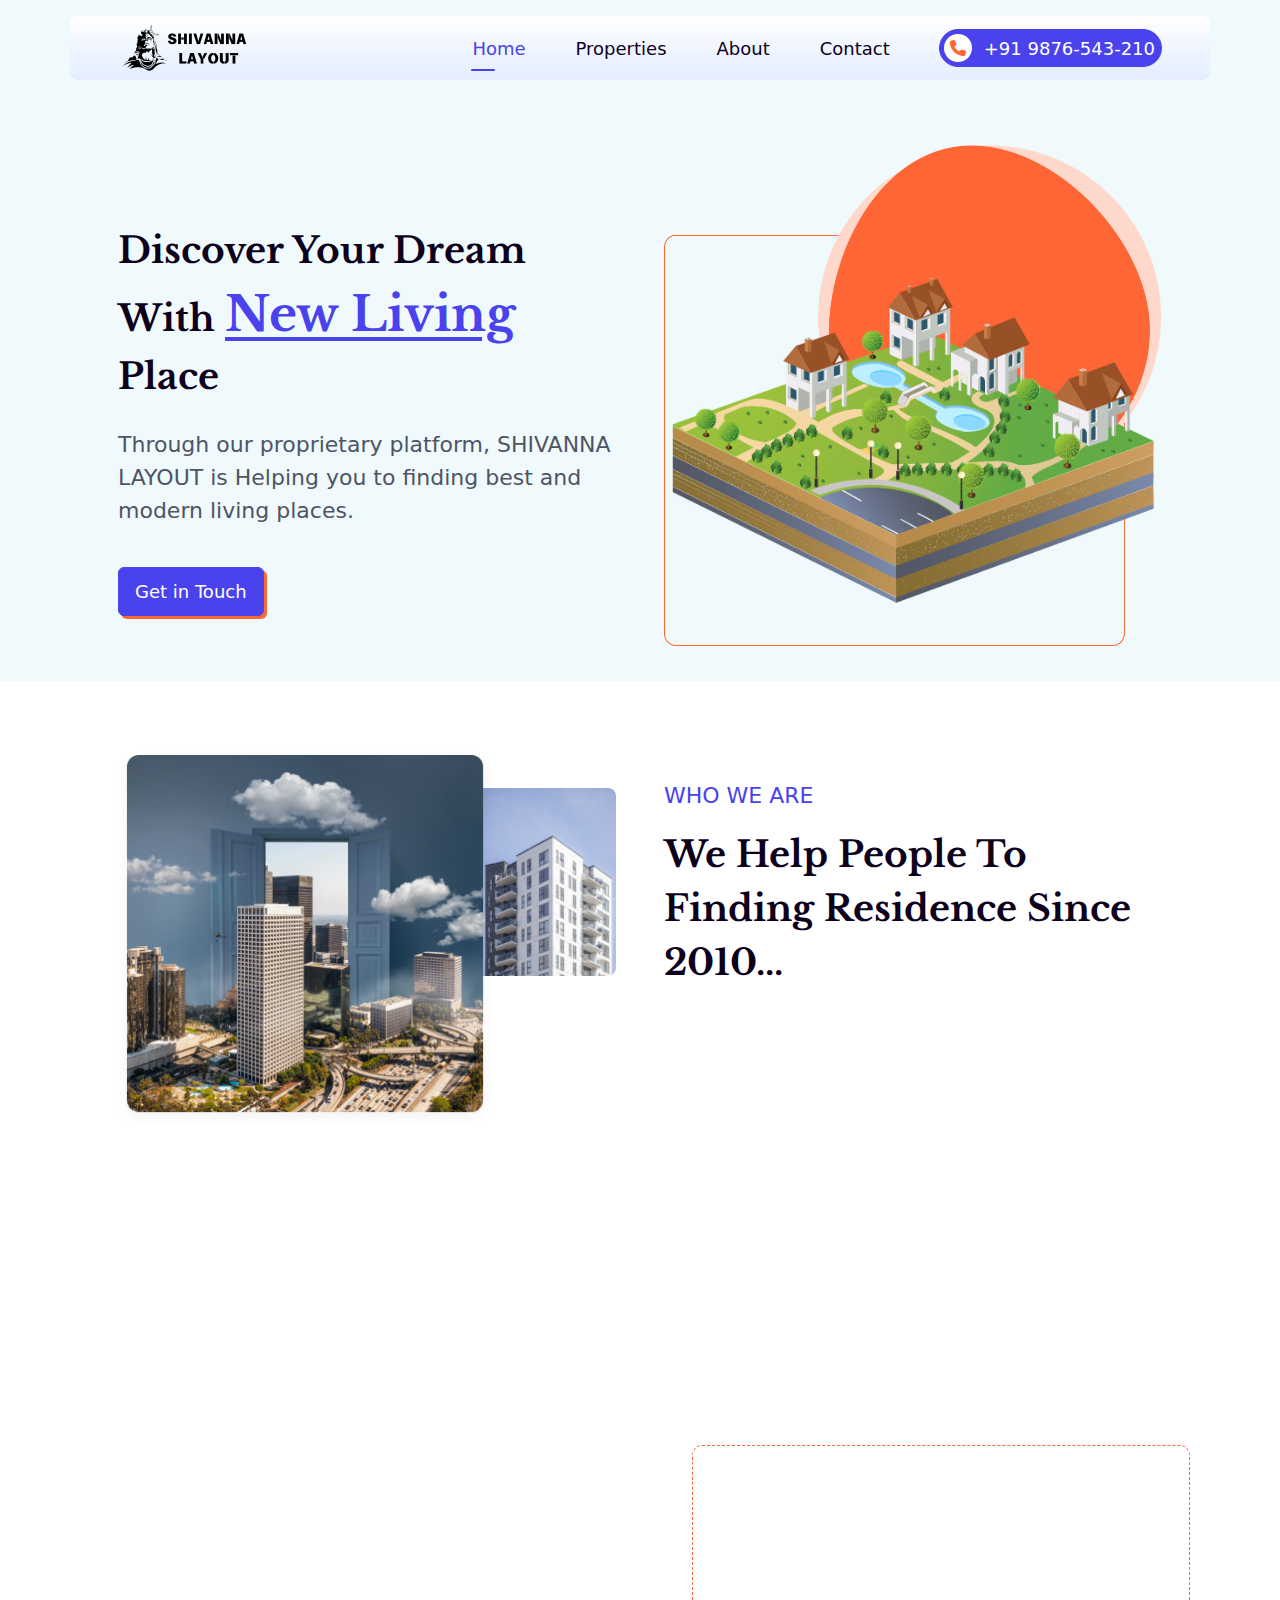
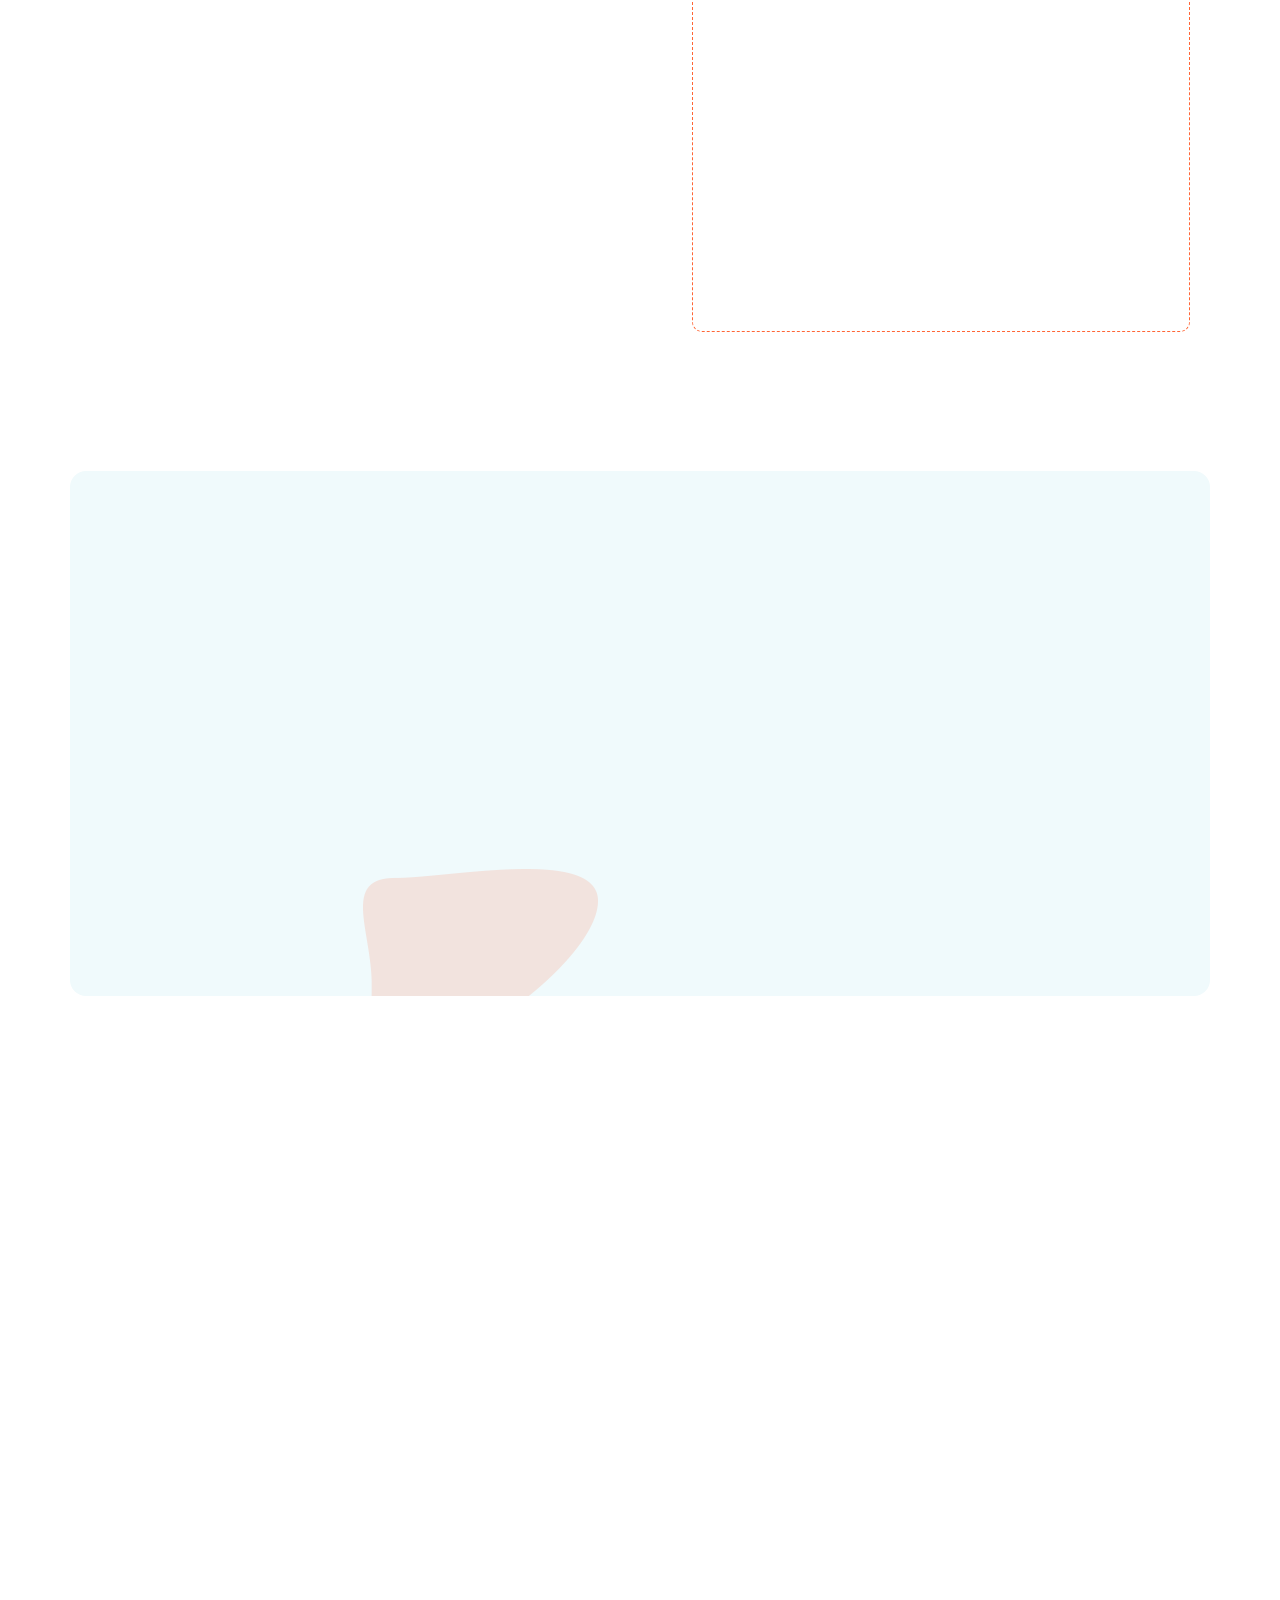
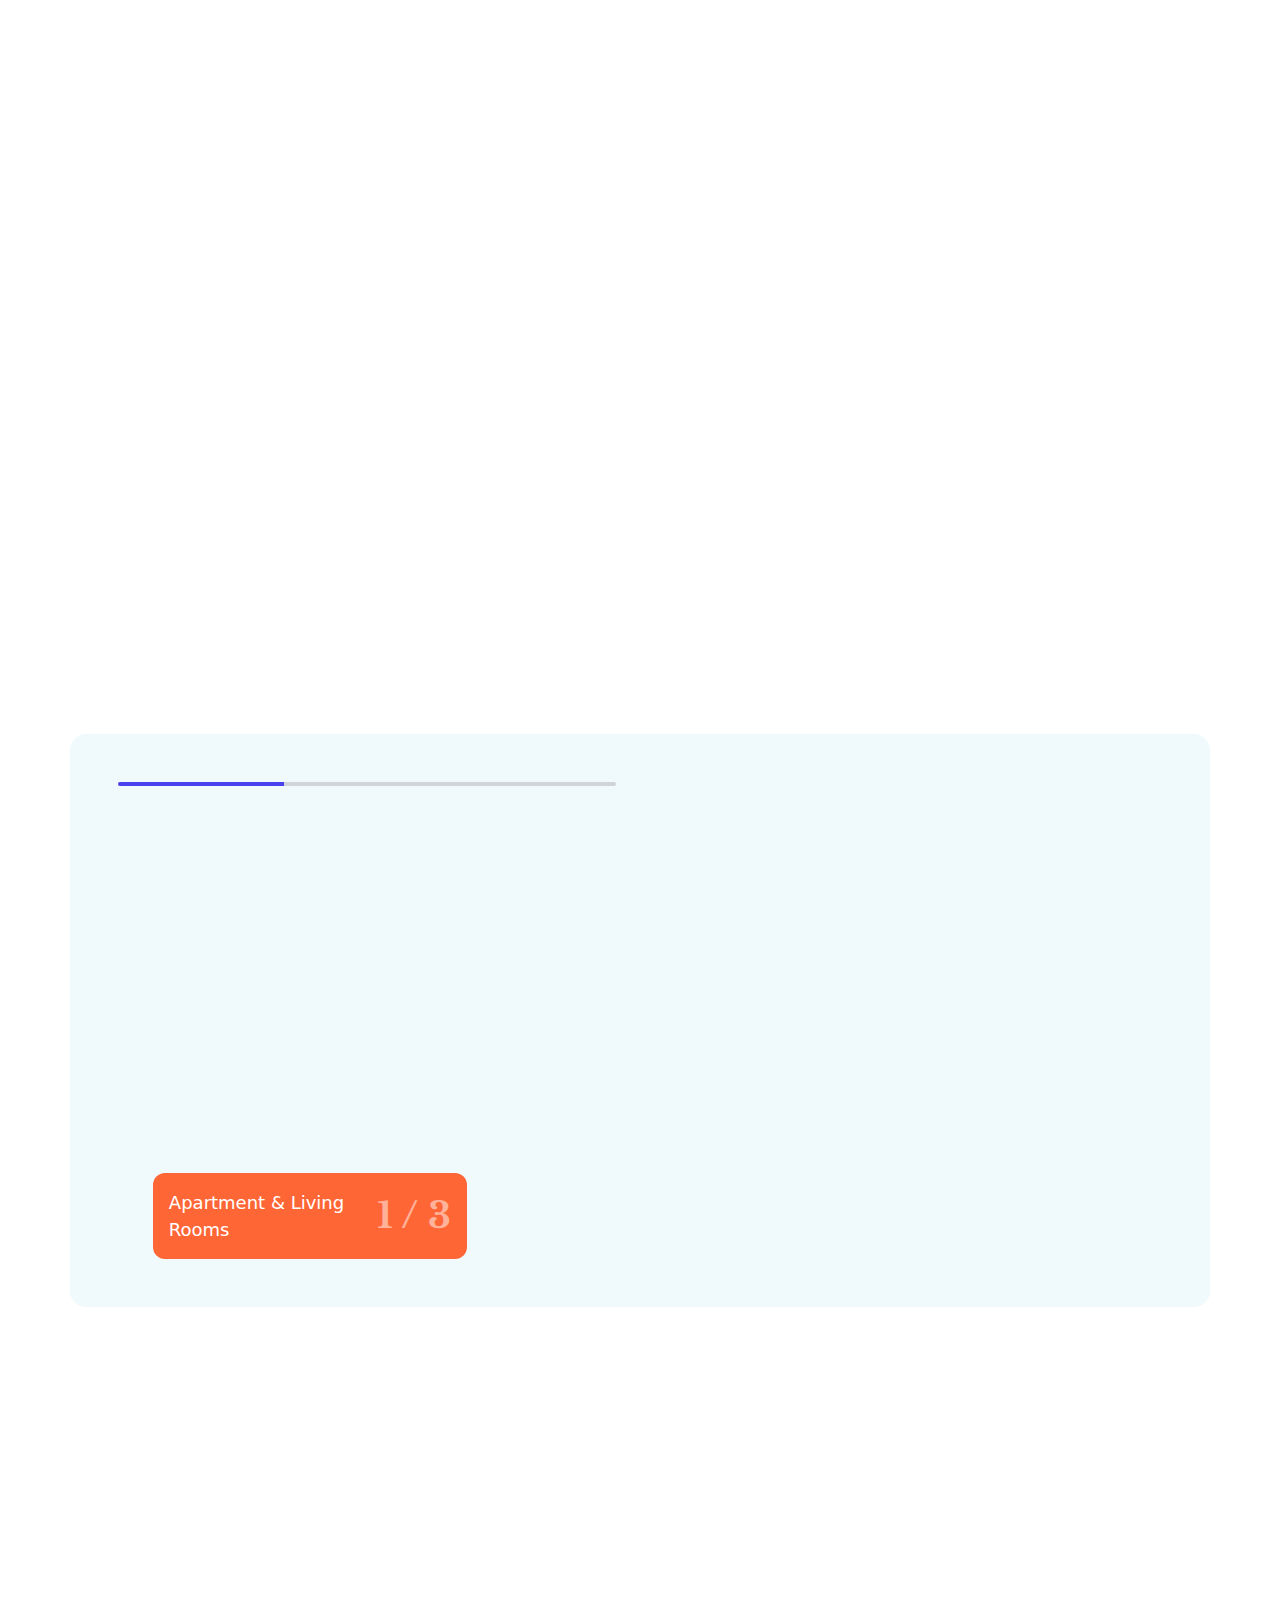
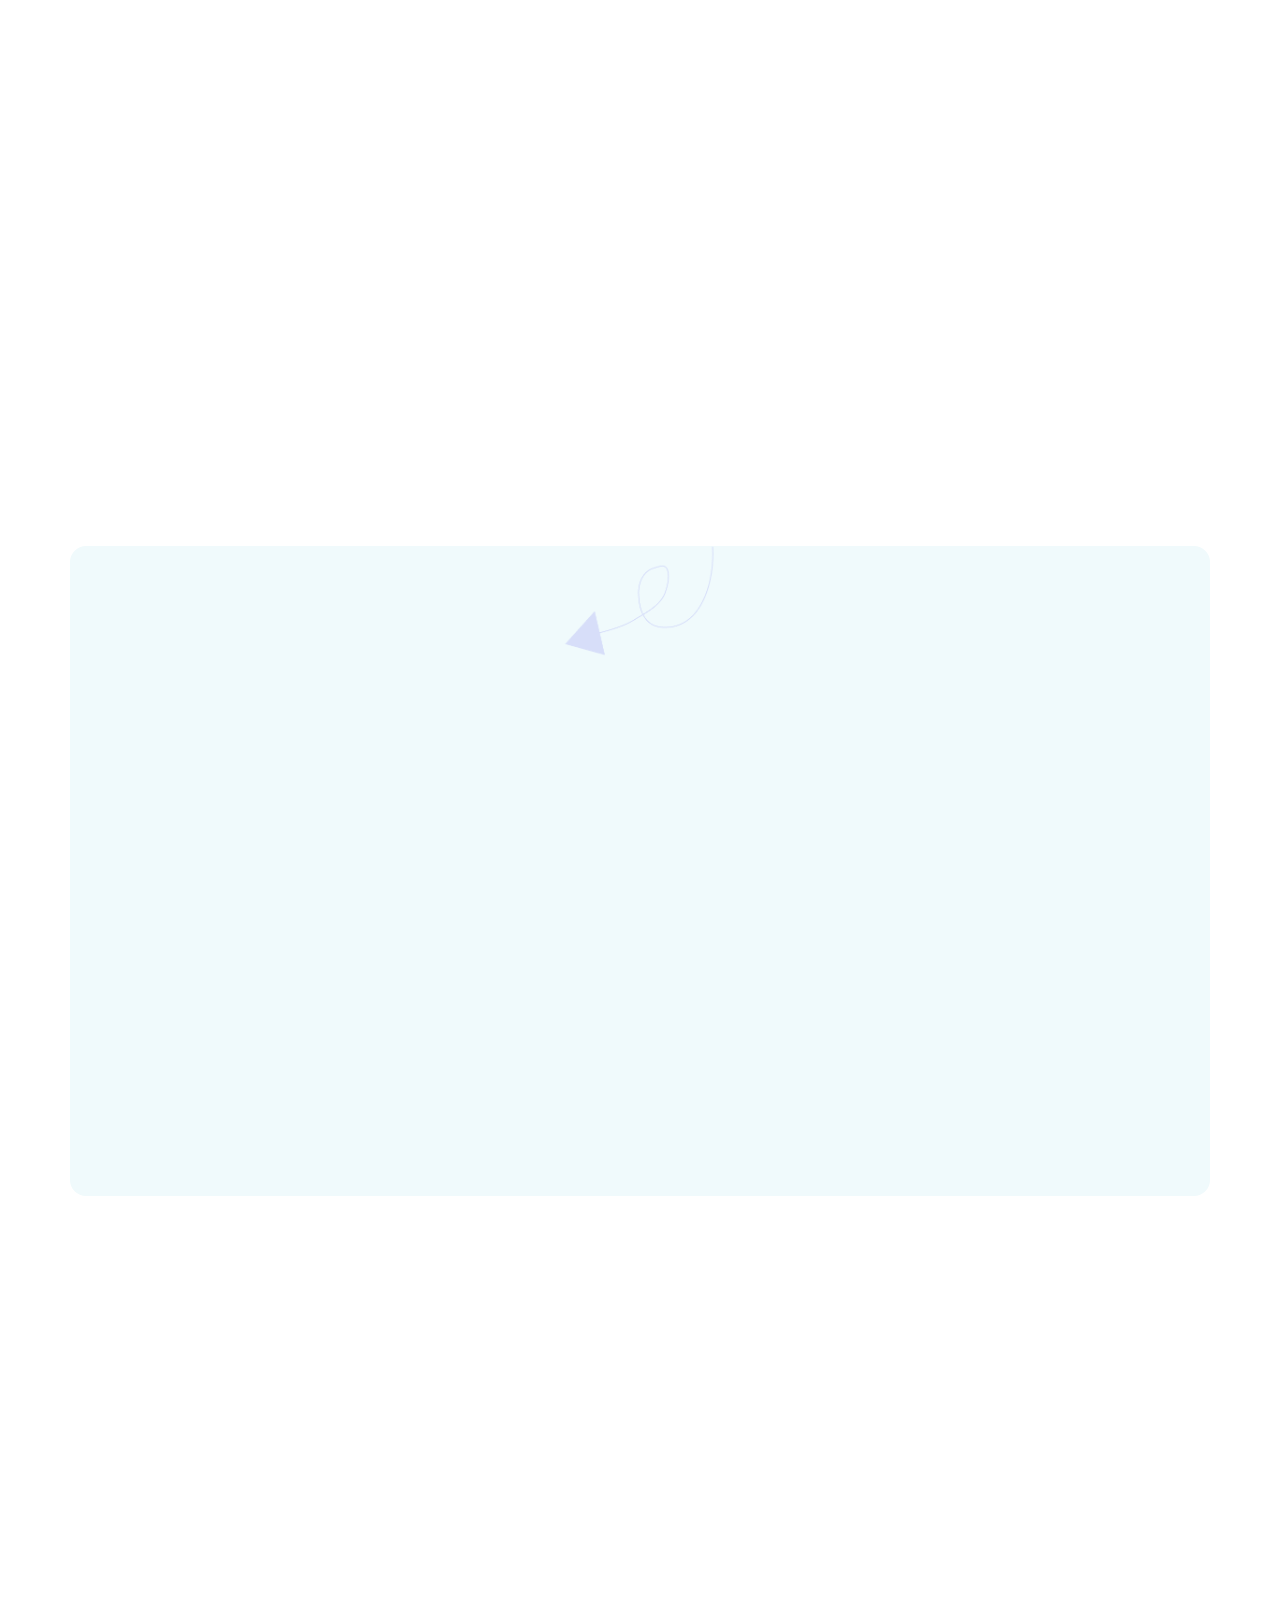
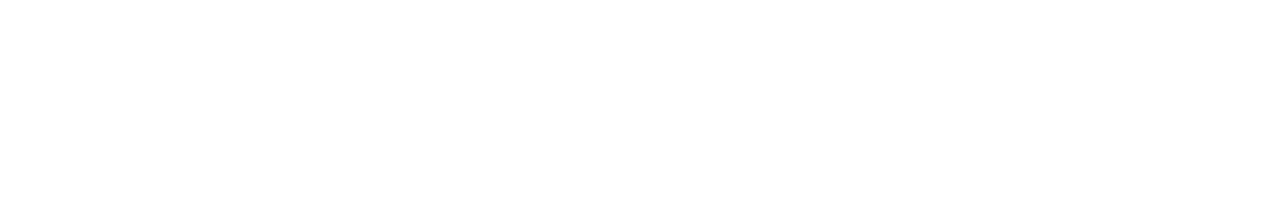
<file: index.html>
<!DOCTYPE html>
<html lang="zxx">
  <head>
    <meta charset="UTF-8" />
    <meta name="viewport" content="width=device-width, initial-scale=1.0" />
    <title>Shivanna</title>
    <!-- favicon -->
    <link
      rel="apple-touch-icon"
      sizes="57x57"
      href="assets/favicon/apple-icon-57x57.png"
    />
    <link
      rel="apple-touch-icon"
      sizes="60x60"
      href="assets/favicon/apple-icon-60x60.png"
    />
    <link
      rel="apple-touch-icon"
      sizes="72x72"
      href="assets/favicon/apple-icon-72x72.png"
    />
    <link
      rel="apple-touch-icon"
      sizes="76x76"
      href="assets/favicon/apple-icon-76x76.png"
    />
    <link
      rel="apple-touch-icon"
      sizes="114x114"
      href="assets/favicon/apple-icon-114x114.png"
    />
    <link
      rel="apple-touch-icon"
      sizes="120x120"
      href="assets/favicon/apple-icon-120x120.png"
    />
    <link
      rel="apple-touch-icon"
      sizes="144x144"
      href="assets/favicon/apple-icon-144x144.png"
    />
    <link
      rel="apple-touch-icon"
      sizes="152x152"
      href="assets/favicon/apple-icon-152x152.png"
    />
    <link
      rel="apple-touch-icon"
      sizes="180x180"
      href="assets/favicon/apple-icon-180x180.png"
    />
    <link
      rel="icon"
      type="image/png"
      sizes="192x192"
      href="assets/favicon/android-icon-192x192.png"
    />
    <link
      rel="icon"
      type="image/png"
      sizes="32x32"
      href="assets/favicon/favicon-32x32.png"
    />
    <link
      rel="icon"
      type="image/png"
      sizes="96x96"
      href="assets/favicon/favicon-96x96.png"
    />
    <link
      rel="icon"
      type="image/png"
      sizes="16x16"
      href="assets/favicon/favicon-16x16.png"
    />
    <link rel="manifest" href="assets/favicon/manifest.json" />
    <meta name="msapplication-TileColor" content="#ffffff" />
    <meta
      name="msapplication-TileImage"
      content="assets/favicon/ms-icon-144x144.png"
    />
    <meta name="theme-color" content="#ffffff" />
    <!-- font awesome -->
    <link rel="stylesheet" href="libs/fontawesome/css/all.min.css" />
    <!-- animate.css -->
    <link rel="stylesheet" href="libs/animate.css/animate.min.css" />
    <!-- swiper js -->
    <link rel="stylesheet" href="libs/swiper/swiper-bundle.min.css" />
    <!-- custom styles -->
    <link rel="stylesheet" href="styles/main.css" />
  </head>
  <body>
    <!--========= App Loader: START =========-->
    <div id="appLoader" class="app-loader">
      <i class="fa-solid fa-spinner fa-spin-pulse"></i>
    </div>
    <!--========= App Loader: END =========-->

    <!--========= App: START =========-->
    <div id="app">
      <!--========= Header Main: START =========-->
      <header
        id="headerMain"
        class="header-main wow animate__fadeInDown"
        data-wow-duration="1s"
      >
        <nav class="navbar-main">
          <div class="container">
            <a
              href="index.html"
              class="navbar-brand"
              aria-label="Logo"
            >
              <img
                src="assets/images/brand-logo.png"
                alt="SHIVANNA LAYOUT"
                width="138"
                height="48"
              />
            </a>
            <button
              type="button"
              class="navbar-toggle"
              data-toggle="navbar"
              data-target="#navbarCollapse"
              aria-controls="navbarCollapse"
              aria-label="Navbar toggler"
            >
              <span></span><span></span><span></span>
            </button>
            <div id="navbarCollapse" class="navbar-collapse">
              <ul class="navbar-nav">
                <li class="nav-item active">
                  <a href="index.html" class="nav-link">Home</a>
                </li>
                <!-- href="property-listing.html" -->
                <li class="nav-item">
                  <a href="index.html" class="nav-link"
                    >Properties</a
                  >
                </li>
                <!-- <li class="nav-item dropdown">
                  <button type="button" class="nav-link dropdown-toggle">
                    Pages
                  </button>
                  <div class="dropdown-menu">
                    <ul class="list-dropdown">
                      <li>
                        <a href="index-2.html" class="dropdown-link">Home</a>
                      </li>
                      <li>
                        <a href="property-listing.html" class="dropdown-link"
                          >Property Listing</a
                        >
                      </li>
                      <li>
                        <a href="index.html" class="dropdown-link"
                          >Property Details</a
                        >
                      </li>
                      <li>
                        <a href="about-us.html" class="dropdown-link"
                          >About Us</a
                        >
                      </li>
                      <li>
                        <a href="contact-us.html" class="dropdown-link"
                          >Contact Us</a
                        >
                      </li>
                    </ul>
                  </div>
                </li> -->
                <!-- href="about-us.html" -->
                <li class="nav-item">
                  <a href="index.html" class="nav-link">About</a>
                </li>
                <!-- href="contact-us.html" -->
                <li class="nav-item">
                  <a href="index.html" class="nav-link">Contact</a>
                </li>
                <li class="nav-item nav-item-cta">
                  <a href="tel:+91 9876-543-210" class="btn btn-primary btn-cta">
                    <span class="icon">
                      <i class="fa-solid fa-phone"></i>
                    </span>
                    +91 9876-543-210
                  </a>
                </li>
              </ul>
            </div>
          </div>
        </nav>
      </header>
      <!--========= Header Main: END =========-->

      <!--========= Main Sections: START =========-->
      <main class="main-sections">
        <!--========= Hero Section: START =========-->
        <section class="hero-section hero-home">
          <div class="container">
            <div class="row g-5 justify-content-center">
              <div class="col-md-8 col-lg-6">
                <div class="inner-content">
                  <h1
                    class="h2 section-title wow animate__fadeInUp"
                    data-wow-duration="1s"
                  >
                    Discover Your Dream with
                    <span class="h1">New Living</span> Place
                  </h1>
                  <p
                    class="hero-text section-desc wow animate__fadeInUp"
                    data-wow-duration="1.2s"
                  >
                    Through our proprietary platform, SHIVANNA LAYOUT is Helping
                    you to finding best and modern living places.
                  </p>
                  <a
                    href="#getInTouch"
                    title="Get in Touch"
                    class="btn btn-primary btn-shadow wow animate__fadeInUp"
                    data-wow-duration="1s"
                  >
                    Get in Touch
                  </a>
                </div>
              </div>
              <div class="col-md-8 col-lg-6">
                <div
                  class="section-img wow animate__zoomIn"
                  data-wow-duration="1s"
                >
                  <img
                    src="assets/images/home/hero/hero-img.png"
                    alt="Hero Graphic"
                    width="520"
                    height="500"
                  />
                  <img
                    src="assets/images/home/hero/builing.png"
                    alt="Hero Graphic"
                    width="570"
                    height="550"
                    class="img-object"
                  />
                </div>
              </div>
            </div>
          </div>
        </section>
        <!--========= Hero Section: END =========-->

     

        <!--========= Who We Are: START =========-->
        <section class="who-we-are section">
          <div class="container">
            <div class="row g-5 align-items-center">
              <div class="col-lg-6">
                <div class="fancy-img-grid">
                  <div
                    class="fancy-img-sm wow animate__zoomIn"
                    data-wow-duration="1s"
                  >
                    <img
                      src="assets/images/home/who-we-are/fancy-img-sm.png"
                      alt="Sky scaper"
                      width="156"
                      height="170"
                      class="img-fluid"
                    />
                  </div>
                  <div
                    class="fancy-img-lg wow animate__fadeInLeft"
                    data-wow-duration="1.6s"
                  >
                    <img
                      src="assets/images/home/who-we-are/fancy-img-lg.png"
                      alt="Sky scaper"
                      width="360"
                      height="360"
                      class="img-fluid"
                    />
                  </div>
                  <div
                    class="fancy-img-md fancy-img-border wow animate__fadeInUp"
                    data-wow-duration="1.3s"
                  >
                    <img
                      src="assets/images/home/who-we-are/fancy-img-md.png"
                      alt="Office Space"
                      width="282"
                      height="228"
                      class="img-fluid"
                    />
                  </div>
                </div>
              </div>
              <div class="col-lg-6">
                <p
                  class="section-tagline wow animate__fadeInUp"
                  data-wow-duration="1s"
                >
                  Who We Are
                </p>
                <h2
                  class="h2 section-title wow animate__fadeInUp"
                  data-wow-duration="1.2s"
                >
                  We help people To Finding Residence Since 2010...
                </h2>
                <p
                  class="section-desc wow animate__fadeInUp"
                  data-wow-duration="1.4s"
                >
                  Lorem Ipsum is simply dummy text of the printing and
                  typesetting industry. Lorem Ipsum has been the industry's
                  standard dummy text ever since the 1500s,
                </p>
                <!-- href="about-us.html" -->
                <a
                  href="index.html"
                  aria-label="Learn more about us"
                  class="btn btn-lg btn-outline-primary btn-shadow wow animate__fadeInUp"
                  data-wow-duration="1.6s"
                >
                  Learn More
                </a>
              </div>
            </div>
          </div>
        </section>
        <!--========= Who We Are: END =========-->

        <!--========= Our Values: START =========-->
        <section class="our-values section">
          <div
            class="bg-holder wow animate__fadeInUp"
            data-wow-duration="1s"
            style="
              background-image: url('assets/images/graphics/curve-line.png');
            "
          ></div>
          <!-- bg-holder -->
          <div class="container">
            <div class="row g-5 align-items-center">
              <div class="col-lg-6 order-1 order-lg-0">
                <p
                  class="section-tagline wow animate__fadeInUp"
                  data-wow-duration="1s"
                >
                  Our Values
                </p>
                <h2
                  class="h2 section-title wow animate__fadeInUp"
                  data-wow-duration="1.2s"
                >
                  We help Customers providing Living Supports
                </h2>
                <p
                  class="section-desc wow animate__fadeInUp"
                  data-wow-duration="1.4s"
                >
                  Lorem Ipsum is simply dummy text of the printing and
                  typesetting industry. Lorem Ipsum has been the industry's
                  standard dummy text ever since the 1500s,
                </p>
              </div>
              <div class="col-lg-6">
                <div class="section-img section-img-border">
                  <img
                    src="assets/images/home/our-values/our-values-img.png"
                    alt="Office space"
                    width="452"
                    height="503"
                    class="img-fluid wow animate__fadeIn"
                    data-wow-duration="1s"
                  />
                  <div
                    class="our-values-item wow animate__fadeInLeft"
                    data-wow-duration="1s"
                    style="background-color: #ffdede"
                  >
                    <div class="count">100%</div>
                    <p class="text">Customer Focused</p>
                  </div>
                  <div
                    class="our-values-item wow animate__fadeInRight"
                    data-wow-duration="1s"
                    style="background-color: #ddfcff"
                  >
                    <div class="count">10</div>
                    <p class="text">Years of Experiences</p>
                  </div>
                  <div
                    class="our-values-item wow animate__fadeInLeft"
                    data-wow-duration="1s"
                    style="background-color: #fcf4ee"
                  >
                    <div class="count">40</div>
                    <p class="text">Location Served</p>
                  </div>
                  <div
                    class="our-values-item wow animate__zoomIn"
                    data-wow-duration="1s"
                    style="background-color: #ebf2ff"
                  >
                    <div class="count">10k</div>
                    <p class="text">Projects Integrated</p>
                  </div>
                </div>
              </div>
            </div>
          </div>
        </section>
        <!--========= Our Values: END =========-->

        <!--========= Explore Popular Area: START =========-->
        <section class="explore-popular-area section">
          <div class="container">
            <div
              class="bg-holder"
              style="background-image: url('assets/images/graphics/blop-1.png')"
            ></div>
            <!-- bg-holder -->
            <div class="row g-5 align-items-center">
              <div class="col-lg-4">
                <p
                  class="section-tagline wow animate__fadeInUp"
                  data-wow-duration="1s"
                >
                  Popular Areas
                </p>
                <h2
                  class="h2 section-title wow animate__fadeInUp"
                  data-wow-duration="1.2s"
                >
                  Explore most popular areas
                </h2>
                <!-- href="property-listing.html" -->
                <a
                  href="index.html"
                  class="btn btn-lg btn-primary btn-shadow wow animate__fadeInUp"
                  data-wow-duration="1.4s"
                  aria-label="Learn more about us"
                >
                  Explore More
                </a>
              </div>
              <div class="col-lg-8">
                <!-- Slider main container -->
                <div class="swiper explore-popular-area-swiper">
                  <!-- arrows -->
                  <div
                    class="swiper-arrows swiper-arrows-static wow animate__fadeInLeft"
                    data-wow-duration="1s"
                  >
                    <button
                      type="button"
                      class="swiper-arrow swiper-arrow-prev"
                    >
                      <svg
                        width="24"
                        height="24"
                        viewBox="0 0 24 24"
                        fill="none"
                        xmlns="http://www.w3.org/2000/svg"
                      >
                        <path
                          d="M7.29 11.2899C7.10375 11.4773 6.9992 11.7308 6.9992 11.9949C6.9992 12.2591 7.10375 12.5126 7.29 12.6999L15.29 20.6999C15.4813 20.8638 15.7274 20.9494 15.9791 20.9397C16.2307 20.9299 16.4695 20.8256 16.6476 20.6475C16.8257 20.4694 16.93 20.2307 16.9397 19.979C16.9494 19.7273 16.8638 19.4812 16.7 19.2899L9.41 11.9999L16.71 4.70994C16.8983 4.52164 17.0041 4.26624 17.0041 3.99994C17.0041 3.73364 16.8983 3.47824 16.71 3.28994C16.5217 3.10164 16.2663 2.99585 16 2.99585C15.7337 2.99585 15.4783 3.10164 15.29 3.28994L7.29 11.2899Z"
                          fill="white"
                        />
                      </svg>
                    </button>
                    <button
                      type="button"
                      class="swiper-arrow swiper-arrow-next"
                    >
                      <svg
                        width="24"
                        height="24"
                        viewBox="0 0 24 24"
                        fill="none"
                        xmlns="http://www.w3.org/2000/svg"
                      >
                        <path
                          d="M16.71 12.7101C16.8963 12.5227 17.0008 12.2692 17.0008 12.0051C17.0008 11.7409 16.8963 11.4874 16.71 11.3001L8.71 3.30006C8.5187 3.13623 8.27262 3.05063 8.02095 3.06035C7.76927 3.07007 7.53053 3.1744 7.35244 3.3525C7.17434 3.53059 7.07001 3.76933 7.06029 4.02101C7.05057 4.27268 7.13618 4.51876 7.3 4.71006L14.59 12.0001L7.29 19.2901C7.1017 19.4784 6.99591 19.7338 6.99591 20.0001C6.99591 20.2664 7.1017 20.5218 7.29 20.7101C7.47831 20.8984 7.7337 21.0042 8 21.0042C8.2663 21.0042 8.5217 20.8984 8.71 20.7101L16.71 12.7101Z"
                          fill="white"
                        />
                      </svg>
                    </button>
                  </div>
                  <!-- Additional required wrapper -->
                  <div class="swiper-wrapper">
                    <div
                      class="swiper-slide wow animate__fadeInUp"
                      data-wow-duration="1s"
                    >
                      <div class="explore-popular-area-item">
                        <div class="explore-popular-area-thumbnail">
                          <img
                            src="assets/images/home/explore-popular-area/popular-area-img.png"
                            alt="Popular area"
                            width="280"
                            height="320"
                            class="img-fluid"
                          />
                        </div>
                        <div class="explore-popular-area-desc">
                          <div class="explore-popular-area-header">
                            <h4 class="h2">240</h4>
                            <!-- href="index.html" -->
                            <a
                              href="index.html"
                              class="icon"
                              aria-label="Share popular area link"
                            >
                              <svg
                                width="18"
                                height="18"
                                viewBox="0 0 18 18"
                                fill="none"
                                xmlns="http://www.w3.org/2000/svg"
                              >
                                <path
                                  d="M6.40652 3.24683C6.82073 3.24683 7.15652 3.58261 7.15652 3.99683C7.15652 4.37652 6.87436 4.69032 6.50829 4.73998L6.40652 4.74683H1.83333C1.67225 4.74683 1.53786 4.86109 1.50677 5.01298L1.5 5.08016V15.9135C1.5 16.0746 1.61426 16.209 1.76616 16.2401L1.83333 16.2468H12.6667C12.8277 16.2468 12.9621 16.1326 12.9932 15.9807L13 15.9135V11.3062C13 10.892 13.3358 10.5562 13.75 10.5562C14.1297 10.5562 14.4435 10.8383 14.4932 11.2044L14.5 11.3062V15.9135C14.5 16.8754 13.7592 17.6643 12.817 17.7407L12.6667 17.7468H1.83333C0.871438 17.7468 0.0825598 17.006 0.00607681 16.0639L0 15.9135V5.08016C0 4.11826 0.740783 3.32939 1.68297 3.2529L1.83333 3.24683H6.40652ZM9.64823 0.253674L9.75 0.246826H16.75L16.8195 0.25L16.9214 0.266562L16.9893 0.285807L17.0481 0.308428L17.119 0.343687L17.2014 0.397795L17.2816 0.467745C17.3174 0.503549 17.3497 0.543516 17.3774 0.585657L17.4277 0.675056L17.4677 0.778671C17.4791 0.815761 17.4877 0.854903 17.4932 0.895056L17.5 0.996826V7.99683C17.5 8.41104 17.1642 8.74683 16.75 8.74683C16.3703 8.74683 16.0565 8.46467 16.0068 8.0986L16 7.99683V2.80683L7.28033 11.5272C6.98744 11.8201 6.51256 11.8201 6.21967 11.5272C5.9534 11.2609 5.9292 10.8442 6.14705 10.5506L6.21967 10.4665L14.938 1.74683H9.75C9.3703 1.74683 9.05651 1.46467 9.00685 1.0986L9 0.996826C9 0.61713 9.28215 0.303336 9.64823 0.253674Z"
                                  fill="#FF6636"
                                />
                              </svg>
                            </a>
                          </div>
                          <p class="explore-popular-area-status">
                            Place Available
                          </p>
                          <div class="explore-popular-area-footer">
                            <span class="icon">
                              <img
                                src="assets/images/icons/images.svg"
                                alt="iocn"
                                width="18"
                                height="18"
                              />
                            </span>
                            Mysore, karnataka
                          </div>
                        </div>
                      </div>
                    </div>
                    <div
                      class="swiper-slide wow animate__fadeInUp"
                      data-wow-duration="1s"
                    >
                      <div class="explore-popular-area-item">
                        <div class="explore-popular-area-thumbnail">
                          <img
                            src="assets/images/home/explore-popular-area/popular-area-img.png"
                            alt="Popular area"
                            width="280"
                            height="320"
                            class="img-fluid"
                          />
                        </div>
                        <div class="explore-popular-area-desc">
                          <div class="explore-popular-area-header">
                            <h4 class="h2">240</h4>
                            <a
                              href="index.html"
                              class="icon"
                              aria-label="Share popular area link"
                            >
                              <svg
                                width="18"
                                height="18"
                                viewBox="0 0 18 18"
                                fill="none"
                                xmlns="http://www.w3.org/2000/svg"
                              >
                                <path
                                  d="M6.40652 3.24683C6.82073 3.24683 7.15652 3.58261 7.15652 3.99683C7.15652 4.37652 6.87436 4.69032 6.50829 4.73998L6.40652 4.74683H1.83333C1.67225 4.74683 1.53786 4.86109 1.50677 5.01298L1.5 5.08016V15.9135C1.5 16.0746 1.61426 16.209 1.76616 16.2401L1.83333 16.2468H12.6667C12.8277 16.2468 12.9621 16.1326 12.9932 15.9807L13 15.9135V11.3062C13 10.892 13.3358 10.5562 13.75 10.5562C14.1297 10.5562 14.4435 10.8383 14.4932 11.2044L14.5 11.3062V15.9135C14.5 16.8754 13.7592 17.6643 12.817 17.7407L12.6667 17.7468H1.83333C0.871438 17.7468 0.0825598 17.006 0.00607681 16.0639L0 15.9135V5.08016C0 4.11826 0.740783 3.32939 1.68297 3.2529L1.83333 3.24683H6.40652ZM9.64823 0.253674L9.75 0.246826H16.75L16.8195 0.25L16.9214 0.266562L16.9893 0.285807L17.0481 0.308428L17.119 0.343687L17.2014 0.397795L17.2816 0.467745C17.3174 0.503549 17.3497 0.543516 17.3774 0.585657L17.4277 0.675056L17.4677 0.778671C17.4791 0.815761 17.4877 0.854903 17.4932 0.895056L17.5 0.996826V7.99683C17.5 8.41104 17.1642 8.74683 16.75 8.74683C16.3703 8.74683 16.0565 8.46467 16.0068 8.0986L16 7.99683V2.80683L7.28033 11.5272C6.98744 11.8201 6.51256 11.8201 6.21967 11.5272C5.9534 11.2609 5.9292 10.8442 6.14705 10.5506L6.21967 10.4665L14.938 1.74683H9.75C9.3703 1.74683 9.05651 1.46467 9.00685 1.0986L9 0.996826C9 0.61713 9.28215 0.303336 9.64823 0.253674Z"
                                  fill="#FF6636"
                                />
                              </svg>
                            </a>
                          </div>
                          <p class="explore-popular-area-status">
                            Place Available
                          </p>
                          <div class="explore-popular-area-footer">
                            <span class="icon">
                              <img
                                src="assets/images/icons/images.svg"
                                alt="iocn"
                                width="18"
                                height="18"
                              />
                            </span>
                            Mysore, karnataka
                          </div>
                        </div>
                      </div>
                    </div>
                    <div
                      class="swiper-slide wow animate__fadeInUp"
                      data-wow-duration="1s"
                    >
                      <div class="explore-popular-area-item">
                        <div class="explore-popular-area-thumbnail">
                          <img
                            src="assets/images/home/explore-popular-area/popular-area-img.png"
                            alt="Popular area"
                            width="280"
                            height="320"
                            class="img-fluid"
                          />
                        </div>
                        <div class="explore-popular-area-desc">
                          <div class="explore-popular-area-header">
                            <h4 class="h2">240</h4>
                            <a
                              href="index.html"
                              class="icon"
                              aria-label="Share popular area link"
                            >
                              <svg
                                width="18"
                                height="18"
                                viewBox="0 0 18 18"
                                fill="none"
                                xmlns="http://www.w3.org/2000/svg"
                              >
                                <path
                                  d="M6.40652 3.24683C6.82073 3.24683 7.15652 3.58261 7.15652 3.99683C7.15652 4.37652 6.87436 4.69032 6.50829 4.73998L6.40652 4.74683H1.83333C1.67225 4.74683 1.53786 4.86109 1.50677 5.01298L1.5 5.08016V15.9135C1.5 16.0746 1.61426 16.209 1.76616 16.2401L1.83333 16.2468H12.6667C12.8277 16.2468 12.9621 16.1326 12.9932 15.9807L13 15.9135V11.3062C13 10.892 13.3358 10.5562 13.75 10.5562C14.1297 10.5562 14.4435 10.8383 14.4932 11.2044L14.5 11.3062V15.9135C14.5 16.8754 13.7592 17.6643 12.817 17.7407L12.6667 17.7468H1.83333C0.871438 17.7468 0.0825598 17.006 0.00607681 16.0639L0 15.9135V5.08016C0 4.11826 0.740783 3.32939 1.68297 3.2529L1.83333 3.24683H6.40652ZM9.64823 0.253674L9.75 0.246826H16.75L16.8195 0.25L16.9214 0.266562L16.9893 0.285807L17.0481 0.308428L17.119 0.343687L17.2014 0.397795L17.2816 0.467745C17.3174 0.503549 17.3497 0.543516 17.3774 0.585657L17.4277 0.675056L17.4677 0.778671C17.4791 0.815761 17.4877 0.854903 17.4932 0.895056L17.5 0.996826V7.99683C17.5 8.41104 17.1642 8.74683 16.75 8.74683C16.3703 8.74683 16.0565 8.46467 16.0068 8.0986L16 7.99683V2.80683L7.28033 11.5272C6.98744 11.8201 6.51256 11.8201 6.21967 11.5272C5.9534 11.2609 5.9292 10.8442 6.14705 10.5506L6.21967 10.4665L14.938 1.74683H9.75C9.3703 1.74683 9.05651 1.46467 9.00685 1.0986L9 0.996826C9 0.61713 9.28215 0.303336 9.64823 0.253674Z"
                                  fill="#FF6636"
                                />
                              </svg>
                            </a>
                          </div>
                          <p class="explore-popular-area-status">
                            Place Available
                          </p>
                          <div class="explore-popular-area-footer">
                            <span class="icon">
                              <img
                                src="assets/images/icons/images.svg"
                                alt="iocn"
                                width="18"
                                height="18"
                              />
                            </span>
                            Mysore, karnataka
                          </div>
                        </div>
                      </div>
                    </div>
                    <div
                      class="swiper-slide wow animate__fadeInUp"
                      data-wow-duration="1s"
                    >
                      <div class="explore-popular-area-item">
                        <div class="explore-popular-area-thumbnail">
                          <img
                            src="assets/images/home/explore-popular-area/popular-area-img.png"
                            alt="Popular area"
                            width="280"
                            height="320"
                            class="img-fluid"
                          />
                        </div>
                        <div class="explore-popular-area-desc">
                          <div class="explore-popular-area-header">
                            <h4 class="h2">240</h4>
                            <a
                              href="index.html"
                              class="icon"
                              aria-label="Share popular area link"
                            >
                              <svg
                                width="18"
                                height="18"
                                viewBox="0 0 18 18"
                                fill="none"
                                xmlns="http://www.w3.org/2000/svg"
                              >
                                <path
                                  d="M6.40652 3.24683C6.82073 3.24683 7.15652 3.58261 7.15652 3.99683C7.15652 4.37652 6.87436 4.69032 6.50829 4.73998L6.40652 4.74683H1.83333C1.67225 4.74683 1.53786 4.86109 1.50677 5.01298L1.5 5.08016V15.9135C1.5 16.0746 1.61426 16.209 1.76616 16.2401L1.83333 16.2468H12.6667C12.8277 16.2468 12.9621 16.1326 12.9932 15.9807L13 15.9135V11.3062C13 10.892 13.3358 10.5562 13.75 10.5562C14.1297 10.5562 14.4435 10.8383 14.4932 11.2044L14.5 11.3062V15.9135C14.5 16.8754 13.7592 17.6643 12.817 17.7407L12.6667 17.7468H1.83333C0.871438 17.7468 0.0825598 17.006 0.00607681 16.0639L0 15.9135V5.08016C0 4.11826 0.740783 3.32939 1.68297 3.2529L1.83333 3.24683H6.40652ZM9.64823 0.253674L9.75 0.246826H16.75L16.8195 0.25L16.9214 0.266562L16.9893 0.285807L17.0481 0.308428L17.119 0.343687L17.2014 0.397795L17.2816 0.467745C17.3174 0.503549 17.3497 0.543516 17.3774 0.585657L17.4277 0.675056L17.4677 0.778671C17.4791 0.815761 17.4877 0.854903 17.4932 0.895056L17.5 0.996826V7.99683C17.5 8.41104 17.1642 8.74683 16.75 8.74683C16.3703 8.74683 16.0565 8.46467 16.0068 8.0986L16 7.99683V2.80683L7.28033 11.5272C6.98744 11.8201 6.51256 11.8201 6.21967 11.5272C5.9534 11.2609 5.9292 10.8442 6.14705 10.5506L6.21967 10.4665L14.938 1.74683H9.75C9.3703 1.74683 9.05651 1.46467 9.00685 1.0986L9 0.996826C9 0.61713 9.28215 0.303336 9.64823 0.253674Z"
                                  fill="#FF6636"
                                />
                              </svg>
                            </a>
                          </div>
                          <p class="explore-popular-area-status">
                            Place Available
                          </p>
                          <div class="explore-popular-area-footer">
                            <span class="icon">
                              <img
                                src="assets/images/icons/images.svg"
                                alt="iocn"
                                width="18"
                                height="18"
                              />
                            </span>
                            Mysore, karnataka
                          </div>
                        </div>
                      </div>
                    </div>
                    <div
                      class="swiper-slide wow animate__fadeInUp"
                      data-wow-duration="1s"
                    >
                      <div class="explore-popular-area-item">
                        <div class="explore-popular-area-thumbnail">
                          <img
                            src="assets/images/home/explore-popular-area/popular-area-img.png"
                            alt="Popular area"
                            width="280"
                            height="320"
                            class="img-fluid"
                          />
                        </div>
                        <div class="explore-popular-area-desc">
                          <div class="explore-popular-area-header">
                            <h4 class="h2">240</h4>
                            <a
                              href="index.html"
                              class="icon"
                              aria-label="Share popular area link"
                            >
                              <svg
                                width="18"
                                height="18"
                                viewBox="0 0 18 18"
                                fill="none"
                                xmlns="http://www.w3.org/2000/svg"
                              >
                                <path
                                  d="M6.40652 3.24683C6.82073 3.24683 7.15652 3.58261 7.15652 3.99683C7.15652 4.37652 6.87436 4.69032 6.50829 4.73998L6.40652 4.74683H1.83333C1.67225 4.74683 1.53786 4.86109 1.50677 5.01298L1.5 5.08016V15.9135C1.5 16.0746 1.61426 16.209 1.76616 16.2401L1.83333 16.2468H12.6667C12.8277 16.2468 12.9621 16.1326 12.9932 15.9807L13 15.9135V11.3062C13 10.892 13.3358 10.5562 13.75 10.5562C14.1297 10.5562 14.4435 10.8383 14.4932 11.2044L14.5 11.3062V15.9135C14.5 16.8754 13.7592 17.6643 12.817 17.7407L12.6667 17.7468H1.83333C0.871438 17.7468 0.0825598 17.006 0.00607681 16.0639L0 15.9135V5.08016C0 4.11826 0.740783 3.32939 1.68297 3.2529L1.83333 3.24683H6.40652ZM9.64823 0.253674L9.75 0.246826H16.75L16.8195 0.25L16.9214 0.266562L16.9893 0.285807L17.0481 0.308428L17.119 0.343687L17.2014 0.397795L17.2816 0.467745C17.3174 0.503549 17.3497 0.543516 17.3774 0.585657L17.4277 0.675056L17.4677 0.778671C17.4791 0.815761 17.4877 0.854903 17.4932 0.895056L17.5 0.996826V7.99683C17.5 8.41104 17.1642 8.74683 16.75 8.74683C16.3703 8.74683 16.0565 8.46467 16.0068 8.0986L16 7.99683V2.80683L7.28033 11.5272C6.98744 11.8201 6.51256 11.8201 6.21967 11.5272C5.9534 11.2609 5.9292 10.8442 6.14705 10.5506L6.21967 10.4665L14.938 1.74683H9.75C9.3703 1.74683 9.05651 1.46467 9.00685 1.0986L9 0.996826C9 0.61713 9.28215 0.303336 9.64823 0.253674Z"
                                  fill="#FF6636"
                                />
                              </svg>
                            </a>
                          </div>
                          <p class="explore-popular-area-status">
                            Place Available
                          </p>
                          <div class="explore-popular-area-footer">
                            <span class="icon">
                              <img
                                src="assets/images/icons/images.svg"
                                alt="iocn"
                                width="18"
                                height="18"
                              />
                            </span>
                            Mysore, karnataka
                          </div>
                        </div>
                      </div>
                    </div>
                  </div>
                </div>
              </div>
            </div>
          </div>
        </section>
        <!--========= Explore Popular Area: END =========-->

        <!--========= Explore Properties: START =========-->
        <section class="explore-properties section">
          <div class="container">
            <div class="row g-3 align-items-center">
              <div class="col-lg-5">
                <p
                  class="section-tagline wow animate__fadeInUp"
                  data-wow-duration="1s"
                >
                  RECENT PROPERTIES
                </p>
                <h2
                  class="h2 section-title wow animate__fadeInUp"
                  data-wow-duration="1.2s"
                >
                  Explore properties
                </h2>
              </div>
              <div class="col-lg-7">
                <nav class="nav-tabs">
                  <ul class="tabs tabs-pill tabs-primary">
                    <li
                      class="nav-item wow animate__fadeInRight"
                      data-wow-duration="1s"
                    >
                      <button
                        type="button"
                        class="nav-link active"
                        data-toggle="tab"
                        data-target="#tabPillAllList"
                        aria-controls="tabPillAllList"
                        aria-label="Tab button"
                      >
                        All List
                      </button>
                    </li>
                    <li
                      class="nav-item wow animate__fadeInRight"
                      data-wow-duration="1.1s"
                    >
                      <button
                        type="button"
                        class="nav-link"
                        data-toggle="tab"
                        data-target="#tabPillBuy"
                        aria-controls="tabPillBuy"
                        aria-label="Tab button"
                      >
                        Buy
                      </button>
                    </li>
                    <!-- <li
                      class="nav-item wow animate__fadeInRight"
                      data-wow-duration="1.2s"
                    >
                      <button
                        type="button"
                        class="nav-link"
                        data-toggle="tab"
                        data-target="#tabPillSell"
                        aria-controls="tabPillSell"
                        aria-label="Tab button"
                      >
                        Sell
                      </button>
                    </li> -->
                    <li
                      class="nav-item wow animate__fadeInRight"
                      data-wow-duration="1.3s"
                    >
                      <button
                        type="button"
                        class="nav-link"
                        data-toggle="tab"
                        data-target="#tabPillRent"
                        aria-controls="tabPillRent"
                        aria-label="Tab button"
                      >
                        Rent
                      </button>
                    </li>
                  </ul>
                </nav>
              </div>
            </div>
            <div class="tabpanes">
              <div id="tabPillAllList" class="tabpane show">
                <div class="grid">
                  <div
                    class="grid-item wow animate__fadeInUp"
                    data-wow-duration="1s"
                  >
                    <div class="card explore-properties-item">
                      <div class="explore-properties-thumbnail">
                        <a href="index.html">
                          <img
                            src="assets/images/home/explore-properties/property-01.png"
                            width="356"
                            height="234"
                            alt="Property"
                            class="img-fluid"
                          />
                        </a>
                        <div class="explore-properties-status">For Sell</div>
                        <div class="explore-properties-utils">
                          <span class="icon">
                            <img
                              src="assets/images/icons/location.svg"
                              alt="Location"
                              width="12"
                              height="18"
                            />
                          </span>
                          <p>Belmont garden, Chicago</p>
                          <div class="img-count">
                            <span class="icon">
                              <img
                                src="assets/images/icons/images.svg"
                                alt="iocn"
                                width="18"
                                height="18"
                              />
                            </span>
                            12/12
                          </div>
                        </div>
                      </div>
                      <div class="card-body">
                        <h4 class="h5">
                          <a
                            href="index.html"
                            class="link link-dark"
                          >
                            Villa with Amazing View
                          </a>
                        </h4>
                        <div class="explore-properties-price">
                          <span class="icon">
                            <svg
                              width="15"
                              height="14"
                              viewBox="0 0 15 14"
                              fill="none"
                              xmlns="http://www.w3.org/2000/svg"
                            >
                              <path
                                d="M14.1303 6.3441L14.1964 1.33962C14.1964 0.794572 13.7835 0.348628 13.2385 0.315595L8.23397 0.00178185C7.95319 -0.0147346 7.68893 0.0843641 7.47422 0.266045L0.322587 6.9387C-0.0903244 7.31857 -0.106841 7.96272 0.273038 8.37563L5.21146 13.6774C5.59134 14.0903 6.23548 14.1068 6.64839 13.727L13.8 7.07083C14.0147 6.88915 14.1303 6.62488 14.1303 6.3441ZM9.32406 4.90717C8.7625 4.29606 8.79553 3.33811 9.40664 2.77655C10.0178 2.21499 10.9757 2.24802 11.5373 2.85913C12.0988 3.47024 12.0658 4.42819 11.4547 4.98975C10.8436 5.55131 9.88562 5.51828 9.32406 4.90717Z"
                                fill="#4A42EC"
                              />
                            </svg>
                          </span>
                          $12000.90
                        </div>
                        <p class="explore-properties-desc">
                          Beautiful, updated, ground level Co-op apartment in
                          the desirable Bay Terrace neighborhood ...
                        </p>
                        <div class="explore-properties-facilities">
                          <div class="item">
                            <span class="icon">
                              <img
                                src="assets/images/icons/images.svg"
                                alt="iocn"
                                width="18"
                                height="18"
                              />
                            </span>
                            4 Beds
                          </div>
                          <div class="item">
                            <span class="icon">
                              <img
                                src="assets/images/icons/images.svg"
                                alt="iocn"
                                width="18"
                                height="18"
                              />
                            </span>
                            3 Baths
                          </div>
                          <div class="item">
                            <span class="icon">
                              <img
                                src="assets/images/icons/images.svg"
                                alt="iocn"
                                width="18"
                                height="18"
                              />
                            </span>
                            1890 sft
                          </div>
                        </div>
                        <!-- <div class="explore-properties-owner">
                          <div class="owner-desc">
                            <a href="#" title="Havan">
                              <img
                                src="assets/images/home/explore-properties/avatar.png"
                                alt="Property Owner"
                                width="36"
                                height="36"
                                class="img-fluid"
                              />
                            </a>
                            <h5 class="h5">
                              <a href="#" title="Havan">Havan</a>
                            </h5>
                          </div>
                          <div class="share">
                            <a href="#" title="Share" class="btn">
                              <span class="icon">
                                <svg
                                  width="16"
                                  height="17"
                                  viewBox="0 0 16 17"
                                  fill="none"
                                  xmlns="http://www.w3.org/2000/svg"
                                >
                                  <path
                                    d="M13.0909 10.3801C12.2124 10.3801 11.4342 10.7779 10.9004 11.3946L5.74836 8.81861C5.792 8.61788 5.81818 8.41133 5.81818 8.19824C5.81818 7.98515 5.792 7.77861 5.74836 7.57861L10.9004 5.00261C11.4342 5.61861 12.2124 6.01642 13.0909 6.01642C14.6975 6.01642 16 4.71388 16 3.10733C16 1.50079 14.6975 0.198242 13.0909 0.198242C11.4844 0.198242 10.1818 1.50079 10.1818 3.10733C10.1818 3.32042 10.208 3.52697 10.2516 3.72697L5.09964 6.30297C4.56582 5.68697 3.78764 5.28915 2.90909 5.28915C1.30255 5.28915 0 6.5917 0 8.19824C0 9.80479 1.30255 11.1073 2.90909 11.1073C3.78764 11.1073 4.56582 10.7095 5.09964 10.0928L10.2516 12.6695C10.208 12.8695 10.1818 13.0761 10.1818 13.2892C10.1818 14.8957 11.4844 16.1982 13.0909 16.1982C14.6975 16.1982 16 14.8957 16 13.2892C16 11.6826 14.6975 10.3801 13.0909 10.3801ZM13.0909 1.65279C13.8938 1.65279 14.5455 2.30442 14.5455 3.10733C14.5455 3.91024 13.8938 4.56188 13.0909 4.56188C12.288 4.56188 11.6364 3.91024 11.6364 3.10733C11.6364 2.30442 12.288 1.65279 13.0909 1.65279ZM2.90909 9.65279C2.10618 9.65279 1.45455 9.00115 1.45455 8.19824C1.45455 7.39533 2.10618 6.7437 2.90909 6.7437C3.712 6.7437 4.36364 7.39533 4.36364 8.19824C4.36364 9.00115 3.712 9.65279 2.90909 9.65279ZM13.0909 14.7437C12.288 14.7437 11.6364 14.0921 11.6364 13.2892C11.6364 12.4862 12.288 11.8346 13.0909 11.8346C13.8938 11.8346 14.5455 12.4862 14.5455 13.2892C14.5455 14.0921 13.8938 14.7437 13.0909 14.7437Z"
                                    fill="#4F5465"
                                  />
                                </svg>
                              </span>
                            </a>
                            <a href="#" title="Save" class="btn">
                              <span class="icon">
                                <svg
                                  width="18"
                                  height="17"
                                  viewBox="0 0 18 17"
                                  fill="none"
                                  xmlns="http://www.w3.org/2000/svg"
                                >
                                  <path
                                    fill-rule="evenodd"
                                    clip-rule="evenodd"
                                    d="M12.6776 0.198242C11.1913 0.198242 9.70492 0.897696 8.74317 2.03431C7.78142 0.897696 6.29508 0.198242 4.80874 0.198242C2.09836 0.198242 0 2.2966 0 5.00699C0 8.32939 2.97268 11.0398 7.51913 15.0616L8.74317 16.1982L9.96721 15.0616C14.4262 10.9523 17.4863 8.24196 17.4863 5.00699C17.4863 2.2966 15.388 0.198242 12.6776 0.198242ZM8.8306 13.8376H8.74317L8.65574 13.7502C4.45902 9.99059 1.74863 7.5425 1.74863 5.00699C1.74863 3.25835 3.06011 1.94688 4.80874 1.94688C6.12022 1.94688 7.43169 2.82119 7.95628 4.04524H9.61749C10.0546 2.82119 11.3661 1.94688 12.6776 1.94688C14.4262 1.94688 15.7377 3.25835 15.7377 5.00699C15.7377 7.5425 13.0273 9.99059 8.8306 13.8376Z"
                                    fill="#4F5465"
                                  />
                                </svg>
                              </span>
                            </a>
                            <a href="#" title="Share" class="btn">
                              <span class="icon">
                                <svg
                                  width="19"
                                  height="19"
                                  viewBox="0 0 19 19"
                                  fill="none"
                                  xmlns="http://www.w3.org/2000/svg"
                                >
                                  <path
                                    d="M5.29189 16.6503C4.88721 16.2456 4.48252 15.8409 4.07602 15.4344C3.43541 14.7938 2.79662 14.155 2.15602 13.5144C2.00903 13.3674 1.86203 13.2204 1.71504 13.0734C1.71504 13.5017 1.71504 13.9282 1.71504 14.3564C2.11972 13.9517 2.52441 13.5471 2.93091 13.1406C3.57152 12.5 4.21031 11.8612 4.85091 11.2206C4.9979 11.0736 5.1449 10.9266 5.29189 10.7796C5.45703 10.6144 5.55685 10.3713 5.55685 10.1372C5.55685 9.91395 5.45885 9.64899 5.29189 9.49474C5.11949 9.33686 4.89265 9.2189 4.64947 9.22979C4.40811 9.24068 4.18127 9.32234 4.00706 9.49474C3.60237 9.89943 3.19768 10.3041 2.79118 10.7106C2.15058 11.3512 1.51179 11.99 0.871182 12.6306C0.724188 12.7776 0.577194 12.9246 0.4302 13.0716C0.0835846 13.4182 0.0835846 14.008 0.4302 14.3546C0.834888 14.7593 1.23957 15.164 1.64608 15.5705C2.28668 16.2111 2.92547 16.8517 3.56607 17.4923C3.71307 17.6393 3.86006 17.7863 4.00706 17.9333C4.1722 18.0984 4.41537 18.1982 4.64947 18.1982C4.87269 18.1982 5.13764 18.1002 5.29189 17.9333C5.44978 17.7609 5.56773 17.534 5.55685 17.2909C5.54596 17.0513 5.46429 16.8245 5.29189 16.6503Z"
                                    fill="#4F5465"
                                  />
                                  <path
                                    d="M1.07262 14.6215C1.19058 14.6215 1.30853 14.6215 1.42649 14.6215C1.74952 14.6215 2.07254 14.6215 2.39557 14.6215C2.87103 14.6215 3.34649 14.6215 3.82195 14.6215C4.40448 14.6215 4.98702 14.6215 5.57136 14.6215C6.20652 14.6215 6.84168 14.6215 7.47866 14.6215C8.12108 14.6215 8.76168 14.6215 9.4041 14.6215C10.003 14.6215 10.6 14.6215 11.1989 14.6215C11.707 14.6215 12.2151 14.6215 12.7233 14.6215C13.0862 14.6215 13.451 14.6215 13.8139 14.6215C13.9863 14.6215 14.1605 14.6233 14.3329 14.6215C14.3402 14.6215 14.3475 14.6215 14.3547 14.6215C14.587 14.6215 14.832 14.5199 14.9971 14.3566C15.155 14.1987 15.273 13.941 15.2621 13.7141C15.2512 13.48 15.175 13.2369 14.9971 13.0717C14.8193 12.9084 14.6015 12.8068 14.3547 12.8068C14.2368 12.8068 14.1188 12.8068 14.0008 12.8068C13.6778 12.8068 13.3548 12.8068 13.0318 12.8068C12.5563 12.8068 12.0808 12.8068 11.6054 12.8068C11.0228 12.8068 10.4403 12.8068 9.85597 12.8068C9.22081 12.8068 8.58565 12.8068 7.94867 12.8068C7.30626 12.8068 6.66565 12.8068 6.02323 12.8068C5.42437 12.8068 4.82732 12.8068 4.22845 12.8068C3.72033 12.8068 3.2122 12.8068 2.70407 12.8068C2.34112 12.8068 1.97636 12.8068 1.61341 12.8068C1.44101 12.8068 1.2668 12.805 1.0944 12.8068C1.08714 12.8068 1.07988 12.8068 1.07262 12.8068C0.840332 12.8068 0.595342 12.9084 0.4302 13.0717C0.272318 13.2296 0.154359 13.4873 0.165248 13.7141C0.176136 13.9482 0.252355 14.1914 0.4302 14.3566C0.608045 14.5199 0.827628 14.6215 1.07262 14.6215Z"
                                    fill="#4F5465"
                                  />
                                  <path
                                    d="M14.322 8.70167C14.7267 8.29698 15.1314 7.89229 15.5379 7.48579C16.1785 6.84519 16.8173 6.2064 17.4579 5.56579C17.6049 5.4188 17.7519 5.27181 17.8989 5.12481C18.2455 4.7782 18.2455 4.18841 17.8989 3.84179C17.4942 3.4371 17.0895 3.03242 16.683 2.62591C16.0424 1.98531 15.4036 1.34652 14.763 0.705916C14.616 0.558923 14.469 0.411929 14.322 0.264935C14.1569 0.0997934 13.9137 -1.81198e-05 13.6796 -1.81198e-05C13.4564 -1.81198e-05 13.1915 0.0979786 13.0372 0.264935C12.8793 0.437335 12.7614 0.664177 12.7723 0.907352C12.7831 1.14871 12.8648 1.37556 13.0372 1.54977C13.4419 1.95446 13.8466 2.35915 14.2531 2.76565C14.8937 3.40625 15.5325 4.04504 16.1731 4.68564C16.3201 4.83264 16.4671 4.97963 16.6141 5.12663C16.6141 4.69835 16.6141 4.27188 16.6141 3.84361C16.2094 4.24829 15.8047 4.65298 15.3982 5.05948C14.7576 5.70009 14.1188 6.33887 13.4782 6.97948C13.3312 7.12647 13.1842 7.27347 13.0372 7.42046C12.8721 7.5856 12.7723 7.82878 12.7723 8.06288C12.7723 8.28609 12.8703 8.55104 13.0372 8.7053C13.2096 8.86318 13.4365 8.98114 13.6796 8.97025C13.921 8.95755 14.1478 8.87588 14.322 8.70167Z"
                                    fill="#4F5465"
                                  />
                                  <path
                                    d="M17.2565 3.57679C17.1385 3.57679 17.0206 3.57679 16.9026 3.57679C16.5796 3.57679 16.2566 3.57679 15.9335 3.57679C15.4581 3.57679 14.9826 3.57679 14.5071 3.57679C13.9246 3.57679 13.3421 3.57679 12.7577 3.57679C12.1226 3.57679 11.4874 3.57679 10.8504 3.57679C10.208 3.57679 9.56742 3.57679 8.925 3.57679C8.32614 3.57679 7.72909 3.57679 7.13022 3.57679C6.6221 3.57679 6.11397 3.57679 5.60584 3.57679C5.24289 3.57679 4.87813 3.57679 4.51518 3.57679C4.34278 3.57679 4.16857 3.57497 3.99617 3.57679C3.98891 3.57679 3.98165 3.57679 3.97439 3.57679C3.7421 3.57679 3.49711 3.67841 3.33197 3.84174C3.17409 3.99962 3.05613 4.25731 3.06702 4.48416C3.07791 4.71826 3.15413 4.96143 3.33197 5.12657C3.50981 5.2899 3.72758 5.39153 3.97439 5.39153C4.09235 5.39153 4.2103 5.39153 4.32826 5.39153C4.65129 5.39153 4.97431 5.39153 5.29733 5.39153C5.7728 5.39153 6.24826 5.39153 6.72372 5.39153C7.30625 5.39153 7.88879 5.39153 8.47313 5.39153C9.10829 5.39153 9.74345 5.39153 10.3804 5.39153C11.0228 5.39153 11.6634 5.39153 12.3059 5.39153C12.9047 5.39153 13.5018 5.39153 14.1006 5.39153C14.6088 5.39153 15.1169 5.39153 15.625 5.39153C15.988 5.39153 16.3527 5.39153 16.7157 5.39153C16.8881 5.39153 17.0623 5.39334 17.2347 5.39153C17.242 5.39153 17.2492 5.39153 17.2565 5.39153C17.4888 5.39153 17.7338 5.2899 17.8989 5.12657C18.0568 4.96869 18.1747 4.711 18.1639 4.48416C18.153 4.25005 18.0767 4.00688 17.8989 3.84174C17.7211 3.67841 17.5015 3.57679 17.2565 3.57679Z"
                                    fill="#4F5465"
                                  />
                                </svg>
                              </span>
                            </a>
                          </div>
                        </div> -->
                        
                      </div>
                    </div>
                  </div>
                  <div
                    class="grid-item wow animate__fadeInUp"
                    data-wow-duration="1.1s"
                  >
                    <div class="card explore-properties-item">
                      <div class="explore-properties-thumbnail">
                        <a href="index.html">
                          <img
                            src="assets/images/home/explore-properties/property-01.png"
                            width="356"
                            height="234"
                            alt="Property"
                            class="img-fluid"
                          />
                        </a>
                        <div class="explore-properties-status">For Sell</div>
                        <div class="explore-properties-utils">
                          <span class="icon">
                            <img
                              src="assets/images/icons/location.svg"
                              alt="Location"
                              width="12"
                              height="18"
                            />
                          </span>
                          <p>Belmont garden, Chicago</p>
                          <div class="img-count">
                            <span class="icon">
                              <img
                                src="assets/images/icons/images.svg"
                                alt="iocn"
                                width="18"
                                height="18"
                              />
                            </span>
                            12/12
                          </div>
                        </div>
                      </div>
                      <div class="card-body">
                        <h4 class="h5">
                          <a
                            href="index.html"
                            class="link link-dark"
                          >
                            Villa with Amazing View
                          </a>
                        </h4>
                        <div class="explore-properties-price">
                          <span class="icon">
                            <svg
                              width="15"
                              height="14"
                              viewBox="0 0 15 14"
                              fill="none"
                              xmlns="http://www.w3.org/2000/svg"
                            >
                              <path
                                d="M14.1303 6.3441L14.1964 1.33962C14.1964 0.794572 13.7835 0.348628 13.2385 0.315595L8.23397 0.00178185C7.95319 -0.0147346 7.68893 0.0843641 7.47422 0.266045L0.322587 6.9387C-0.0903244 7.31857 -0.106841 7.96272 0.273038 8.37563L5.21146 13.6774C5.59134 14.0903 6.23548 14.1068 6.64839 13.727L13.8 7.07083C14.0147 6.88915 14.1303 6.62488 14.1303 6.3441ZM9.32406 4.90717C8.7625 4.29606 8.79553 3.33811 9.40664 2.77655C10.0178 2.21499 10.9757 2.24802 11.5373 2.85913C12.0988 3.47024 12.0658 4.42819 11.4547 4.98975C10.8436 5.55131 9.88562 5.51828 9.32406 4.90717Z"
                                fill="#4A42EC"
                              />
                            </svg>
                          </span>
                          $12000.90
                        </div>
                        <p class="explore-properties-desc">
                          Beautiful, updated, ground level Co-op apartment in
                          the desirable Bay Terrace neighborhood ...
                        </p>
                        <div class="explore-properties-facilities">
                          <div class="item">
                            <span class="icon">
                              <img
                                src="assets/images/icons/images.svg"
                                alt="iocn"
                                width="18"
                                height="18"
                              />
                            </span>
                            4 Beds
                          </div>
                          <div class="item">
                            <span class="icon">
                              <img
                                src="assets/images/icons/images.svg"
                                alt="iocn"
                                width="18"
                                height="18"
                              />
                            </span>
                            3 Baths
                          </div>
                          <div class="item">
                            <span class="icon">
                              <img
                                src="assets/images/icons/images.svg"
                                alt="iocn"
                                width="18"
                                height="18"
                              />
                            </span>
                            1890 sft
                          </div>
                        </div>
                        
                      </div>
                    </div>
                  </div>
                  <div
                    class="grid-item wow animate__fadeInUp"
                    data-wow-duration="1.2s"
                  >
                    <div class="card explore-properties-item">
                      <div class="explore-properties-thumbnail">
                        <a href="index.html">
                          <img
                            src="assets/images/home/explore-properties/property-01.png"
                            width="356"
                            height="234"
                            alt="Property"
                            class="img-fluid"
                          />
                        </a>
                        <div class="explore-properties-status">For Sell</div>
                        <div class="explore-properties-utils">
                          <span class="icon">
                            <img
                              src="assets/images/icons/location.svg"
                              alt="Location"
                              width="12"
                              height="18"
                            />
                          </span>
                          <p>Belmont garden, Chicago</p>
                          <div class="img-count">
                            <span class="icon">
                              <img
                                src="assets/images/icons/images.svg"
                                alt="iocn"
                                width="18"
                                height="18"
                              />
                            </span>
                            12/12
                          </div>
                        </div>
                      </div>
                      <div class="card-body">
                        <h4 class="h5">
                          <a
                            href="index.html"
                            class="link link-dark"
                          >
                            Villa with Amazing View
                          </a>
                        </h4>
                        <div class="explore-properties-price">
                          <span class="icon">
                            <svg
                              width="15"
                              height="14"
                              viewBox="0 0 15 14"
                              fill="none"
                              xmlns="http://www.w3.org/2000/svg"
                            >
                              <path
                                d="M14.1303 6.3441L14.1964 1.33962C14.1964 0.794572 13.7835 0.348628 13.2385 0.315595L8.23397 0.00178185C7.95319 -0.0147346 7.68893 0.0843641 7.47422 0.266045L0.322587 6.9387C-0.0903244 7.31857 -0.106841 7.96272 0.273038 8.37563L5.21146 13.6774C5.59134 14.0903 6.23548 14.1068 6.64839 13.727L13.8 7.07083C14.0147 6.88915 14.1303 6.62488 14.1303 6.3441ZM9.32406 4.90717C8.7625 4.29606 8.79553 3.33811 9.40664 2.77655C10.0178 2.21499 10.9757 2.24802 11.5373 2.85913C12.0988 3.47024 12.0658 4.42819 11.4547 4.98975C10.8436 5.55131 9.88562 5.51828 9.32406 4.90717Z"
                                fill="#4A42EC"
                              />
                            </svg>
                          </span>
                          $12000.90
                        </div>
                        <p class="explore-properties-desc">
                          Beautiful, updated, ground level Co-op apartment in
                          the desirable Bay Terrace neighborhood ...
                        </p>
                        <div class="explore-properties-facilities">
                          <div class="item">
                            <span class="icon">
                              <img
                                src="assets/images/icons/images.svg"
                                alt="iocn"
                                width="18"
                                height="18"
                              />
                            </span>
                            4 Beds
                          </div>
                          <div class="item">
                            <span class="icon">
                              <img
                                src="assets/images/icons/images.svg"
                                alt="iocn"
                                width="18"
                                height="18"
                              />
                            </span>
                            3 Baths
                          </div>
                          <div class="item">
                            <span class="icon">
                              <img
                                src="assets/images/icons/images.svg"
                                alt="iocn"
                                width="18"
                                height="18"
                              />
                            </span>
                            1890 sft
                          </div>
                        </div>
                        
                      </div>
                    </div>
                  </div>
                  <div
                    class="grid-item wow animate__fadeInUp"
                    data-wow-duration="1s"
                  >
                    <div class="card explore-properties-item">
                      <div class="explore-properties-thumbnail">
                        <a href="index.html">
                          <img
                            src="assets/images/home/explore-properties/property-01.png"
                            width="356"
                            height="234"
                            alt="Property"
                            class="img-fluid"
                          />
                        </a>
                        <div class="explore-properties-status">For Sell</div>
                        <div class="explore-properties-utils">
                          <span class="icon">
                            <img
                              src="assets/images/icons/location.svg"
                              alt="Location"
                              width="12"
                              height="18"
                            />
                          </span>
                          <p>Belmont garden, Chicago</p>
                          <div class="img-count">
                            <span class="icon">
                              <img
                                src="assets/images/icons/images.svg"
                                alt="iocn"
                                width="18"
                                height="18"
                              />
                            </span>
                            12/12
                          </div>
                        </div>
                      </div>
                      <div class="card-body">
                        <h4 class="h5">
                          <a
                            href="index.html"
                            class="link link-dark"
                          >
                            Villa with Amazing View
                          </a>
                        </h4>
                        <div class="explore-properties-price">
                          <span class="icon">
                            <svg
                              width="15"
                              height="14"
                              viewBox="0 0 15 14"
                              fill="none"
                              xmlns="http://www.w3.org/2000/svg"
                            >
                              <path
                                d="M14.1303 6.3441L14.1964 1.33962C14.1964 0.794572 13.7835 0.348628 13.2385 0.315595L8.23397 0.00178185C7.95319 -0.0147346 7.68893 0.0843641 7.47422 0.266045L0.322587 6.9387C-0.0903244 7.31857 -0.106841 7.96272 0.273038 8.37563L5.21146 13.6774C5.59134 14.0903 6.23548 14.1068 6.64839 13.727L13.8 7.07083C14.0147 6.88915 14.1303 6.62488 14.1303 6.3441ZM9.32406 4.90717C8.7625 4.29606 8.79553 3.33811 9.40664 2.77655C10.0178 2.21499 10.9757 2.24802 11.5373 2.85913C12.0988 3.47024 12.0658 4.42819 11.4547 4.98975C10.8436 5.55131 9.88562 5.51828 9.32406 4.90717Z"
                                fill="#4A42EC"
                              />
                            </svg>
                          </span>
                          $12000.90
                        </div>
                        <p class="explore-properties-desc">
                          Beautiful, updated, ground level Co-op apartment in
                          the desirable Bay Terrace neighborhood ...
                        </p>
                        <div class="explore-properties-facilities">
                          <div class="item">
                            <span class="icon">
                              <img
                                src="assets/images/icons/images.svg"
                                alt="iocn"
                                width="18"
                                height="18"
                              />
                            </span>
                            4 Beds
                          </div>
                          <div class="item">
                            <span class="icon">
                              <img
                                src="assets/images/icons/images.svg"
                                alt="iocn"
                                width="18"
                                height="18"
                              />
                            </span>
                            3 Baths
                          </div>
                          <div class="item">
                            <span class="icon">
                              <img
                                src="assets/images/icons/images.svg"
                                alt="iocn"
                                width="18"
                                height="18"
                              />
                            </span>
                            1890 sft
                          </div>
                        </div>
                        
                      </div>
                    </div>
                  </div>
                  <div
                    class="grid-item wow animate__fadeInUp"
                    data-wow-duration="1.1s"
                  >
                    <div class="card explore-properties-item">
                      <div class="explore-properties-thumbnail">
                        <a href="index.html">
                          <img
                            src="assets/images/home/explore-properties/property-01.png"
                            width="356"
                            height="234"
                            alt="Property"
                            class="img-fluid"
                          />
                        </a>
                        <div class="explore-properties-status">For Sell</div>
                        <div class="explore-properties-utils">
                          <span class="icon">
                            <img
                              src="assets/images/icons/location.svg"
                              alt="Location"
                              width="12"
                              height="18"
                            />
                          </span>
                          <p>Belmont garden, Chicago</p>
                          <div class="img-count">
                            <span class="icon">
                              <img
                                src="assets/images/icons/images.svg"
                                alt="iocn"
                                width="18"
                                height="18"
                              />
                            </span>
                            12/12
                          </div>
                        </div>
                      </div>
                      <div class="card-body">
                        <h4 class="h5">
                          <a
                            href="index.html"
                            class="link link-dark"
                          >
                            Villa with Amazing View
                          </a>
                        </h4>
                        <div class="explore-properties-price">
                          <span class="icon">
                            <svg
                              width="15"
                              height="14"
                              viewBox="0 0 15 14"
                              fill="none"
                              xmlns="http://www.w3.org/2000/svg"
                            >
                              <path
                                d="M14.1303 6.3441L14.1964 1.33962C14.1964 0.794572 13.7835 0.348628 13.2385 0.315595L8.23397 0.00178185C7.95319 -0.0147346 7.68893 0.0843641 7.47422 0.266045L0.322587 6.9387C-0.0903244 7.31857 -0.106841 7.96272 0.273038 8.37563L5.21146 13.6774C5.59134 14.0903 6.23548 14.1068 6.64839 13.727L13.8 7.07083C14.0147 6.88915 14.1303 6.62488 14.1303 6.3441ZM9.32406 4.90717C8.7625 4.29606 8.79553 3.33811 9.40664 2.77655C10.0178 2.21499 10.9757 2.24802 11.5373 2.85913C12.0988 3.47024 12.0658 4.42819 11.4547 4.98975C10.8436 5.55131 9.88562 5.51828 9.32406 4.90717Z"
                                fill="#4A42EC"
                              />
                            </svg>
                          </span>
                          $12000.90
                        </div>
                        <p class="explore-properties-desc">
                          Beautiful, updated, ground level Co-op apartment in
                          the desirable Bay Terrace neighborhood ...
                        </p>
                        <div class="explore-properties-facilities">
                          <div class="item">
                            <span class="icon">
                              <img
                                src="assets/images/icons/images.svg"
                                alt="iocn"
                                width="18"
                                height="18"
                              />
                            </span>
                            4 Beds
                          </div>
                          <div class="item">
                            <span class="icon">
                              <img
                                src="assets/images/icons/images.svg"
                                alt="iocn"
                                width="18"
                                height="18"
                              />
                            </span>
                            3 Baths
                          </div>
                          <div class="item">
                            <span class="icon">
                              <img
                                src="assets/images/icons/images.svg"
                                alt="iocn"
                                width="18"
                                height="18"
                              />
                            </span>
                            1890 sft
                          </div>
                        </div>
                        
                      </div>
                    </div>
                  </div>
                  <div
                    class="grid-item wow animate__fadeInUp"
                    data-wow-duration="1.2s"
                  >
                    <div class="card explore-properties-item">
                      <div class="explore-properties-thumbnail">
                        <a href="index.html">
                          <img
                            src="assets/images/home/explore-properties/property-01.png"
                            width="356"
                            height="234"
                            alt="Property"
                            class="img-fluid"
                          />
                        </a>
                        <div class="explore-properties-status">For Sell</div>
                        <div class="explore-properties-utils">
                          <span class="icon">
                            <img
                              src="assets/images/icons/location.svg"
                              alt="Location"
                              width="12"
                              height="18"
                            />
                          </span>
                          <p>Belmont garden, Chicago</p>
                          <div class="img-count">
                            <span class="icon">
                              <img
                                src="assets/images/icons/images.svg"
                                alt="iocn"
                                width="18"
                                height="18"
                              />
                            </span>
                            12/12
                          </div>
                        </div>
                      </div>
                      <div class="card-body">
                        <h4 class="h5">
                          <a
                            href="index.html"
                            class="link link-dark"
                          >
                            Villa with Amazing View
                          </a>
                        </h4>
                        <div class="explore-properties-price">
                          <span class="icon">
                            <svg
                              width="15"
                              height="14"
                              viewBox="0 0 15 14"
                              fill="none"
                              xmlns="http://www.w3.org/2000/svg"
                            >
                              <path
                                d="M14.1303 6.3441L14.1964 1.33962C14.1964 0.794572 13.7835 0.348628 13.2385 0.315595L8.23397 0.00178185C7.95319 -0.0147346 7.68893 0.0843641 7.47422 0.266045L0.322587 6.9387C-0.0903244 7.31857 -0.106841 7.96272 0.273038 8.37563L5.21146 13.6774C5.59134 14.0903 6.23548 14.1068 6.64839 13.727L13.8 7.07083C14.0147 6.88915 14.1303 6.62488 14.1303 6.3441ZM9.32406 4.90717C8.7625 4.29606 8.79553 3.33811 9.40664 2.77655C10.0178 2.21499 10.9757 2.24802 11.5373 2.85913C12.0988 3.47024 12.0658 4.42819 11.4547 4.98975C10.8436 5.55131 9.88562 5.51828 9.32406 4.90717Z"
                                fill="#4A42EC"
                              />
                            </svg>
                          </span>
                          $12000.90
                        </div>
                        <p class="explore-properties-desc">
                          Beautiful, updated, ground level Co-op apartment in
                          the desirable Bay Terrace neighborhood ...
                        </p>
                        <div class="explore-properties-facilities">
                          <div class="item">
                            <span class="icon">
                              <img
                                src="assets/images/icons/images.svg"
                                alt="iocn"
                                width="18"
                                height="18"
                              />
                            </span>
                            4 Beds
                          </div>
                          <div class="item">
                            <span class="icon">
                              <img
                                src="assets/images/icons/images.svg"
                                alt="iocn"
                                width="18"
                                height="18"
                              />
                            </span>
                            3 Baths
                          </div>
                          <div class="item">
                            <span class="icon">
                              <img
                                src="assets/images/icons/images.svg"
                                alt="iocn"
                                width="18"
                                height="18"
                              />
                            </span>
                            1890 sft
                          </div>
                        </div>
                        
                      </div>
                    </div>
                  </div>
                </div>
              </div>
              <div id="tabPillBuy" class="tabpane">
                <div class="grid">
                  <div
                    class="grid-item wow animate__fadeInUp"
                    data-wow-duration="1s"
                  >
                    <div class="card explore-properties-item">
                      <div class="explore-properties-thumbnail">
                        <a href="index.html">
                          <img
                            src="assets/images/home/explore-properties/property-01.png"
                            width="356"
                            height="234"
                            alt="Property"
                            class="img-fluid"
                          />
                        </a>
                        <div class="explore-properties-status">For Sell</div>
                        <div class="explore-properties-utils">
                          <span class="icon">
                            <img
                              src="assets/images/icons/location.svg"
                              alt="Location"
                              width="12"
                              height="18"
                            />
                          </span>
                          <p>Belmont garden, Chicago</p>
                          <div class="img-count">
                            <span class="icon">
                              <img
                                src="assets/images/icons/images.svg"
                                alt="iocn"
                                width="18"
                                height="18"
                              />
                            </span>
                            12/12
                          </div>
                        </div>
                      </div>
                      <div class="card-body">
                        <h4 class="h5">
                          <a
                            href="index.html"
                            class="link link-dark"
                          >
                            Villa with Amazing View
                          </a>
                        </h4>
                        <div class="explore-properties-price">
                          <span class="icon">
                            <svg
                              width="15"
                              height="14"
                              viewBox="0 0 15 14"
                              fill="none"
                              xmlns="http://www.w3.org/2000/svg"
                            >
                              <path
                                d="M14.1303 6.3441L14.1964 1.33962C14.1964 0.794572 13.7835 0.348628 13.2385 0.315595L8.23397 0.00178185C7.95319 -0.0147346 7.68893 0.0843641 7.47422 0.266045L0.322587 6.9387C-0.0903244 7.31857 -0.106841 7.96272 0.273038 8.37563L5.21146 13.6774C5.59134 14.0903 6.23548 14.1068 6.64839 13.727L13.8 7.07083C14.0147 6.88915 14.1303 6.62488 14.1303 6.3441ZM9.32406 4.90717C8.7625 4.29606 8.79553 3.33811 9.40664 2.77655C10.0178 2.21499 10.9757 2.24802 11.5373 2.85913C12.0988 3.47024 12.0658 4.42819 11.4547 4.98975C10.8436 5.55131 9.88562 5.51828 9.32406 4.90717Z"
                                fill="#4A42EC"
                              />
                            </svg>
                          </span>
                          $12000.90
                        </div>
                        <p class="explore-properties-desc">
                          Beautiful, updated, ground level Co-op apartment in
                          the desirable Bay Terrace neighborhood ...
                        </p>
                        <div class="explore-properties-facilities">
                          <div class="item">
                            <span class="icon">
                              <img
                                src="assets/images/icons/images.svg"
                                alt="iocn"
                                width="18"
                                height="18"
                              />
                            </span>
                            4 Beds
                          </div>
                          <div class="item">
                            <span class="icon">
                              <img
                                src="assets/images/icons/images.svg"
                                alt="iocn"
                                width="18"
                                height="18"
                              />
                            </span>
                            3 Baths
                          </div>
                          <div class="item">
                            <span class="icon">
                              <img
                                src="assets/images/icons/images.svg"
                                alt="iocn"
                                width="18"
                                height="18"
                              />
                            </span>
                            1890 sft
                          </div>
                        </div>
                        
                      </div>
                    </div>
                  </div>
                  <div
                    class="grid-item wow animate__fadeInUp"
                    data-wow-duration="1.1s"
                  >
                    <div class="card explore-properties-item">
                      <div class="explore-properties-thumbnail">
                        <a href="index.html">
                          <img
                            src="assets/images/home/explore-properties/property-01.png"
                            width="356"
                            height="234"
                            alt="Property"
                            class="img-fluid"
                          />
                        </a>
                        <div class="explore-properties-status">For Sell</div>
                        <div class="explore-properties-utils">
                          <span class="icon">
                            <img
                              src="assets/images/icons/location.svg"
                              alt="Location"
                              width="12"
                              height="18"
                            />
                          </span>
                          <p>Belmont garden, Chicago</p>
                          <div class="img-count">
                            <span class="icon">
                              <img
                                src="assets/images/icons/images.svg"
                                alt="iocn"
                                width="18"
                                height="18"
                              />
                            </span>
                            12/12
                          </div>
                        </div>
                      </div>
                      <div class="card-body">
                        <h4 class="h5">
                          <a
                            href="index.html"
                            class="link link-dark"
                          >
                            Villa with Amazing View
                          </a>
                        </h4>
                        <div class="explore-properties-price">
                          <span class="icon">
                            <svg
                              width="15"
                              height="14"
                              viewBox="0 0 15 14"
                              fill="none"
                              xmlns="http://www.w3.org/2000/svg"
                            >
                              <path
                                d="M14.1303 6.3441L14.1964 1.33962C14.1964 0.794572 13.7835 0.348628 13.2385 0.315595L8.23397 0.00178185C7.95319 -0.0147346 7.68893 0.0843641 7.47422 0.266045L0.322587 6.9387C-0.0903244 7.31857 -0.106841 7.96272 0.273038 8.37563L5.21146 13.6774C5.59134 14.0903 6.23548 14.1068 6.64839 13.727L13.8 7.07083C14.0147 6.88915 14.1303 6.62488 14.1303 6.3441ZM9.32406 4.90717C8.7625 4.29606 8.79553 3.33811 9.40664 2.77655C10.0178 2.21499 10.9757 2.24802 11.5373 2.85913C12.0988 3.47024 12.0658 4.42819 11.4547 4.98975C10.8436 5.55131 9.88562 5.51828 9.32406 4.90717Z"
                                fill="#4A42EC"
                              />
                            </svg>
                          </span>
                          $12000.90
                        </div>
                        <p class="explore-properties-desc">
                          Beautiful, updated, ground level Co-op apartment in
                          the desirable Bay Terrace neighborhood ...
                        </p>
                        <div class="explore-properties-facilities">
                          <div class="item">
                            <span class="icon">
                              <img
                                src="assets/images/icons/images.svg"
                                alt="iocn"
                                width="18"
                                height="18"
                              />
                            </span>
                            4 Beds
                          </div>
                          <div class="item">
                            <span class="icon">
                              <img
                                src="assets/images/icons/images.svg"
                                alt="iocn"
                                width="18"
                                height="18"
                              />
                            </span>
                            3 Baths
                          </div>
                          <div class="item">
                            <span class="icon">
                              <img
                                src="assets/images/icons/images.svg"
                                alt="iocn"
                                width="18"
                                height="18"
                              />
                            </span>
                            1890 sft
                          </div>
                        </div>
                        
                      </div>
                    </div>
                  </div>
                  <div
                    class="grid-item wow animate__fadeInUp"
                    data-wow-duration="1.2s"
                  >
                    <div class="card explore-properties-item">
                      <div class="explore-properties-thumbnail">
                        <a href="index.html">
                          <img
                            src="assets/images/home/explore-properties/property-01.png"
                            width="356"
                            height="234"
                            alt="Property"
                            class="img-fluid"
                          />
                        </a>
                        <div class="explore-properties-status">For Sell</div>
                        <div class="explore-properties-utils">
                          <span class="icon">
                            <img
                              src="assets/images/icons/location.svg"
                              alt="Location"
                              width="12"
                              height="18"
                            />
                          </span>
                          <p>Belmont garden, Chicago</p>
                          <div class="img-count">
                            <span class="icon">
                              <img
                                src="assets/images/icons/images.svg"
                                alt="iocn"
                                width="18"
                                height="18"
                              />
                            </span>
                            12/12
                          </div>
                        </div>
                      </div>
                      <div class="card-body">
                        <h4 class="h5">
                          <a
                            href="index.html"
                            class="link link-dark"
                          >
                            Villa with Amazing View
                          </a>
                        </h4>
                        <div class="explore-properties-price">
                          <span class="icon">
                            <svg
                              width="15"
                              height="14"
                              viewBox="0 0 15 14"
                              fill="none"
                              xmlns="http://www.w3.org/2000/svg"
                            >
                              <path
                                d="M14.1303 6.3441L14.1964 1.33962C14.1964 0.794572 13.7835 0.348628 13.2385 0.315595L8.23397 0.00178185C7.95319 -0.0147346 7.68893 0.0843641 7.47422 0.266045L0.322587 6.9387C-0.0903244 7.31857 -0.106841 7.96272 0.273038 8.37563L5.21146 13.6774C5.59134 14.0903 6.23548 14.1068 6.64839 13.727L13.8 7.07083C14.0147 6.88915 14.1303 6.62488 14.1303 6.3441ZM9.32406 4.90717C8.7625 4.29606 8.79553 3.33811 9.40664 2.77655C10.0178 2.21499 10.9757 2.24802 11.5373 2.85913C12.0988 3.47024 12.0658 4.42819 11.4547 4.98975C10.8436 5.55131 9.88562 5.51828 9.32406 4.90717Z"
                                fill="#4A42EC"
                              />
                            </svg>
                          </span>
                          $12000.90
                        </div>
                        <p class="explore-properties-desc">
                          Beautiful, updated, ground level Co-op apartment in
                          the desirable Bay Terrace neighborhood ...
                        </p>
                        <div class="explore-properties-facilities">
                          <div class="item">
                            <span class="icon">
                              <img
                                src="assets/images/icons/images.svg"
                                alt="iocn"
                                width="18"
                                height="18"
                              />
                            </span>
                            4 Beds
                          </div>
                          <div class="item">
                            <span class="icon">
                              <img
                                src="assets/images/icons/images.svg"
                                alt="iocn"
                                width="18"
                                height="18"
                              />
                            </span>
                            3 Baths
                          </div>
                          <div class="item">
                            <span class="icon">
                              <img
                                src="assets/images/icons/images.svg"
                                alt="iocn"
                                width="18"
                                height="18"
                              />
                            </span>
                            1890 sft
                          </div>
                        </div>
                        
                      </div>
                    </div>
                  </div>
                </div>
              </div>
              <div id="tabPillSell" class="tabpane">
                <div class="grid">
                  <div
                    class="grid-item wow animate__fadeInUp"
                    data-wow-duration="1s"
                  >
                    <div class="card explore-properties-item">
                      <div class="explore-properties-thumbnail">
                        <a href="index.html">
                          <img
                            src="assets/images/home/explore-properties/property-01.png"
                            width="356"
                            height="234"
                            alt="Property"
                            class="img-fluid"
                          />
                        </a>
                        <div class="explore-properties-status">For Sell</div>
                        <div class="explore-properties-utils">
                          <span class="icon">
                            <img
                              src="assets/images/icons/location.svg"
                              alt="Location"
                              width="12"
                              height="18"
                            />
                          </span>
                          <p>Belmont garden, Chicago</p>
                          <div class="img-count">
                            <span class="icon">
                              <img
                                src="assets/images/icons/images.svg"
                                alt="iocn"
                                width="18"
                                height="18"
                              />
                            </span>
                            12/12
                          </div>
                        </div>
                      </div>
                      <div class="card-body">
                        <h4 class="h5">
                          <a
                            href="index.html"
                            class="link link-dark"
                          >
                            Villa with Amazing View
                          </a>
                        </h4>
                        <div class="explore-properties-price">
                          <span class="icon">
                            <svg
                              width="15"
                              height="14"
                              viewBox="0 0 15 14"
                              fill="none"
                              xmlns="http://www.w3.org/2000/svg"
                            >
                              <path
                                d="M14.1303 6.3441L14.1964 1.33962C14.1964 0.794572 13.7835 0.348628 13.2385 0.315595L8.23397 0.00178185C7.95319 -0.0147346 7.68893 0.0843641 7.47422 0.266045L0.322587 6.9387C-0.0903244 7.31857 -0.106841 7.96272 0.273038 8.37563L5.21146 13.6774C5.59134 14.0903 6.23548 14.1068 6.64839 13.727L13.8 7.07083C14.0147 6.88915 14.1303 6.62488 14.1303 6.3441ZM9.32406 4.90717C8.7625 4.29606 8.79553 3.33811 9.40664 2.77655C10.0178 2.21499 10.9757 2.24802 11.5373 2.85913C12.0988 3.47024 12.0658 4.42819 11.4547 4.98975C10.8436 5.55131 9.88562 5.51828 9.32406 4.90717Z"
                                fill="#4A42EC"
                              />
                            </svg>
                          </span>
                          $12000.90
                        </div>
                        <p class="explore-properties-desc">
                          Beautiful, updated, ground level Co-op apartment in
                          the desirable Bay Terrace neighborhood ...
                        </p>
                        <div class="explore-properties-facilities">
                          <div class="item">
                            <span class="icon">
                              <img
                                src="assets/images/icons/images.svg"
                                alt="iocn"
                                width="18"
                                height="18"
                              />
                            </span>
                            4 Beds
                          </div>
                          <div class="item">
                            <span class="icon">
                              <img
                                src="assets/images/icons/images.svg"
                                alt="iocn"
                                width="18"
                                height="18"
                              />
                            </span>
                            3 Baths
                          </div>
                          <div class="item">
                            <span class="icon">
                              <img
                                src="assets/images/icons/images.svg"
                                alt="iocn"
                                width="18"
                                height="18"
                              />
                            </span>
                            1890 sft
                          </div>
                        </div>
                        
                      </div>
                    </div>
                  </div>
                  <div
                    class="grid-item wow animate__fadeInUp"
                    data-wow-duration="1.1s"
                  >
                    <div class="card explore-properties-item">
                      <div class="explore-properties-thumbnail">
                        <a href="index.html">
                          <img
                            src="assets/images/home/explore-properties/property-01.png"
                            width="356"
                            height="234"
                            alt="Property"
                            class="img-fluid"
                          />
                        </a>
                        <div class="explore-properties-status">For Sell</div>
                        <div class="explore-properties-utils">
                          <span class="icon">
                            <img
                              src="assets/images/icons/location.svg"
                              alt="Location"
                              width="12"
                              height="18"
                            />
                          </span>
                          <p>Belmont garden, Chicago</p>
                          <div class="img-count">
                            <span class="icon">
                              <img
                                src="assets/images/icons/images.svg"
                                alt="iocn"
                                width="18"
                                height="18"
                              />
                            </span>
                            12/12
                          </div>
                        </div>
                      </div>
                      <div class="card-body">
                        <h4 class="h5">
                          <a
                            href="index.html"
                            class="link link-dark"
                          >
                            Villa with Amazing View
                          </a>
                        </h4>
                        <div class="explore-properties-price">
                          <span class="icon">
                            <svg
                              width="15"
                              height="14"
                              viewBox="0 0 15 14"
                              fill="none"
                              xmlns="http://www.w3.org/2000/svg"
                            >
                              <path
                                d="M14.1303 6.3441L14.1964 1.33962C14.1964 0.794572 13.7835 0.348628 13.2385 0.315595L8.23397 0.00178185C7.95319 -0.0147346 7.68893 0.0843641 7.47422 0.266045L0.322587 6.9387C-0.0903244 7.31857 -0.106841 7.96272 0.273038 8.37563L5.21146 13.6774C5.59134 14.0903 6.23548 14.1068 6.64839 13.727L13.8 7.07083C14.0147 6.88915 14.1303 6.62488 14.1303 6.3441ZM9.32406 4.90717C8.7625 4.29606 8.79553 3.33811 9.40664 2.77655C10.0178 2.21499 10.9757 2.24802 11.5373 2.85913C12.0988 3.47024 12.0658 4.42819 11.4547 4.98975C10.8436 5.55131 9.88562 5.51828 9.32406 4.90717Z"
                                fill="#4A42EC"
                              />
                            </svg>
                          </span>
                          $12000.90
                        </div>
                        <p class="explore-properties-desc">
                          Beautiful, updated, ground level Co-op apartment in
                          the desirable Bay Terrace neighborhood ...
                        </p>
                        <div class="explore-properties-facilities">
                          <div class="item">
                            <span class="icon">
                              <img
                                src="assets/images/icons/images.svg"
                                alt="iocn"
                                width="18"
                                height="18"
                              />
                            </span>
                            4 Beds
                          </div>
                          <div class="item">
                            <span class="icon">
                              <img
                                src="assets/images/icons/images.svg"
                                alt="iocn"
                                width="18"
                                height="18"
                              />
                            </span>
                            3 Baths
                          </div>
                          <div class="item">
                            <span class="icon">
                              <img
                                src="assets/images/icons/images.svg"
                                alt="iocn"
                                width="18"
                                height="18"
                              />
                            </span>
                            1890 sft
                          </div>
                        </div>
                        
                      </div>
                    </div>
                  </div>
                  <div
                    class="grid-item wow animate__fadeInUp"
                    data-wow-duration="1.2s"
                  >
                    <div class="card explore-properties-item">
                      <div class="explore-properties-thumbnail">
                        <a href="index.html">
                          <img
                            src="assets/images/home/explore-properties/property-01.png"
                            width="356"
                            height="234"
                            alt="Property"
                            class="img-fluid"
                          />
                        </a>
                        <div class="explore-properties-status">For Sell</div>
                        <div class="explore-properties-utils">
                          <span class="icon">
                            <img
                              src="assets/images/icons/location.svg"
                              alt="Location"
                              width="12"
                              height="18"
                            />
                          </span>
                          <p>Belmont garden, Chicago</p>
                          <div class="img-count">
                            <span class="icon">
                              <img
                                src="assets/images/icons/images.svg"
                                alt="iocn"
                                width="18"
                                height="18"
                              />
                            </span>
                            12/12
                          </div>
                        </div>
                      </div>
                      <div class="card-body">
                        <h4 class="h5">
                          <a
                            href="index.html"
                            class="link link-dark"
                          >
                            Villa with Amazing View
                          </a>
                        </h4>
                        <div class="explore-properties-price">
                          <span class="icon">
                            <svg
                              width="15"
                              height="14"
                              viewBox="0 0 15 14"
                              fill="none"
                              xmlns="http://www.w3.org/2000/svg"
                            >
                              <path
                                d="M14.1303 6.3441L14.1964 1.33962C14.1964 0.794572 13.7835 0.348628 13.2385 0.315595L8.23397 0.00178185C7.95319 -0.0147346 7.68893 0.0843641 7.47422 0.266045L0.322587 6.9387C-0.0903244 7.31857 -0.106841 7.96272 0.273038 8.37563L5.21146 13.6774C5.59134 14.0903 6.23548 14.1068 6.64839 13.727L13.8 7.07083C14.0147 6.88915 14.1303 6.62488 14.1303 6.3441ZM9.32406 4.90717C8.7625 4.29606 8.79553 3.33811 9.40664 2.77655C10.0178 2.21499 10.9757 2.24802 11.5373 2.85913C12.0988 3.47024 12.0658 4.42819 11.4547 4.98975C10.8436 5.55131 9.88562 5.51828 9.32406 4.90717Z"
                                fill="#4A42EC"
                              />
                            </svg>
                          </span>
                          $12000.90
                        </div>
                        <p class="explore-properties-desc">
                          Beautiful, updated, ground level Co-op apartment in
                          the desirable Bay Terrace neighborhood ...
                        </p>
                        <div class="explore-properties-facilities">
                          <div class="item">
                            <span class="icon">
                              <img
                                src="assets/images/icons/images.svg"
                                alt="iocn"
                                width="18"
                                height="18"
                              />
                            </span>
                            4 Beds
                          </div>
                          <div class="item">
                            <span class="icon">
                              <img
                                src="assets/images/icons/images.svg"
                                alt="iocn"
                                width="18"
                                height="18"
                              />
                            </span>
                            3 Baths
                          </div>
                          <div class="item">
                            <span class="icon">
                              <img
                                src="assets/images/icons/images.svg"
                                alt="iocn"
                                width="18"
                                height="18"
                              />
                            </span>
                            1890 sft
                          </div>
                        </div>
                        
                      </div>
                    </div>
                  </div>
                  <div
                    class="grid-item wow animate__fadeInUp"
                    data-wow-duration="1s"
                  >
                    <div class="card explore-properties-item">
                      <div class="explore-properties-thumbnail">
                        <a href="index.html">
                          <img
                            src="assets/images/home/explore-properties/property-01.png"
                            width="356"
                            height="234"
                            alt="Property"
                            class="img-fluid"
                          />
                        </a>
                        <div class="explore-properties-status">For Sell</div>
                        <div class="explore-properties-utils">
                          <span class="icon">
                            <img
                              src="assets/images/icons/location.svg"
                              alt="Location"
                              width="12"
                              height="18"
                            />
                          </span>
                          <p>Belmont garden, Chicago</p>
                          <div class="img-count">
                            <span class="icon">
                              <img
                                src="assets/images/icons/images.svg"
                                alt="iocn"
                                width="18"
                                height="18"
                              />
                            </span>
                            12/12
                          </div>
                        </div>
                      </div>
                      <div class="card-body">
                        <h4 class="h5">
                          <a
                            href="index.html"
                            class="link link-dark"
                          >
                            Villa with Amazing View
                          </a>
                        </h4>
                        <div class="explore-properties-price">
                          <span class="icon">
                            <svg
                              width="15"
                              height="14"
                              viewBox="0 0 15 14"
                              fill="none"
                              xmlns="http://www.w3.org/2000/svg"
                            >
                              <path
                                d="M14.1303 6.3441L14.1964 1.33962C14.1964 0.794572 13.7835 0.348628 13.2385 0.315595L8.23397 0.00178185C7.95319 -0.0147346 7.68893 0.0843641 7.47422 0.266045L0.322587 6.9387C-0.0903244 7.31857 -0.106841 7.96272 0.273038 8.37563L5.21146 13.6774C5.59134 14.0903 6.23548 14.1068 6.64839 13.727L13.8 7.07083C14.0147 6.88915 14.1303 6.62488 14.1303 6.3441ZM9.32406 4.90717C8.7625 4.29606 8.79553 3.33811 9.40664 2.77655C10.0178 2.21499 10.9757 2.24802 11.5373 2.85913C12.0988 3.47024 12.0658 4.42819 11.4547 4.98975C10.8436 5.55131 9.88562 5.51828 9.32406 4.90717Z"
                                fill="#4A42EC"
                              />
                            </svg>
                          </span>
                          $12000.90
                        </div>
                        <p class="explore-properties-desc">
                          Beautiful, updated, ground level Co-op apartment in
                          the desirable Bay Terrace neighborhood ...
                        </p>
                        <div class="explore-properties-facilities">
                          <div class="item">
                            <span class="icon">
                              <img
                                src="assets/images/icons/images.svg"
                                alt="iocn"
                                width="18"
                                height="18"
                              />
                            </span>
                            4 Beds
                          </div>
                          <div class="item">
                            <span class="icon">
                              <img
                                src="assets/images/icons/images.svg"
                                alt="iocn"
                                width="18"
                                height="18"
                              />
                            </span>
                            3 Baths
                          </div>
                          <div class="item">
                            <span class="icon">
                              <img
                                src="assets/images/icons/images.svg"
                                alt="iocn"
                                width="18"
                                height="18"
                              />
                            </span>
                            1890 sft
                          </div>
                        </div>
                        
                      </div>
                    </div>
                  </div>
                  <div
                    class="grid-item wow animate__fadeInUp"
                    data-wow-duration="1.1s"
                  >
                    <div class="card explore-properties-item">
                      <div class="explore-properties-thumbnail">
                        <a href="index.html">
                          <img
                            src="assets/images/home/explore-properties/property-01.png"
                            width="356"
                            height="234"
                            alt="Property"
                            class="img-fluid"
                          />
                        </a>
                        <div class="explore-properties-status">For Sell</div>
                        <div class="explore-properties-utils">
                          <span class="icon">
                            <img
                              src="assets/images/icons/location.svg"
                              alt="Location"
                              width="12"
                              height="18"
                            />
                          </span>
                          <p>Belmont garden, Chicago</p>
                          <div class="img-count">
                            <span class="icon">
                              <img
                                src="assets/images/icons/images.svg"
                                alt="iocn"
                                width="18"
                                height="18"
                              />
                            </span>
                            12/12
                          </div>
                        </div>
                      </div>
                      <div class="card-body">
                        <h4 class="h5">
                          <a
                            href="index.html"
                            class="link link-dark"
                          >
                            Villa with Amazing View
                          </a>
                        </h4>
                        <div class="explore-properties-price">
                          <span class="icon">
                            <svg
                              width="15"
                              height="14"
                              viewBox="0 0 15 14"
                              fill="none"
                              xmlns="http://www.w3.org/2000/svg"
                            >
                              <path
                                d="M14.1303 6.3441L14.1964 1.33962C14.1964 0.794572 13.7835 0.348628 13.2385 0.315595L8.23397 0.00178185C7.95319 -0.0147346 7.68893 0.0843641 7.47422 0.266045L0.322587 6.9387C-0.0903244 7.31857 -0.106841 7.96272 0.273038 8.37563L5.21146 13.6774C5.59134 14.0903 6.23548 14.1068 6.64839 13.727L13.8 7.07083C14.0147 6.88915 14.1303 6.62488 14.1303 6.3441ZM9.32406 4.90717C8.7625 4.29606 8.79553 3.33811 9.40664 2.77655C10.0178 2.21499 10.9757 2.24802 11.5373 2.85913C12.0988 3.47024 12.0658 4.42819 11.4547 4.98975C10.8436 5.55131 9.88562 5.51828 9.32406 4.90717Z"
                                fill="#4A42EC"
                              />
                            </svg>
                          </span>
                          $12000.90
                        </div>
                        <p class="explore-properties-desc">
                          Beautiful, updated, ground level Co-op apartment in
                          the desirable Bay Terrace neighborhood ...
                        </p>
                        <div class="explore-properties-facilities">
                          <div class="item">
                            <span class="icon">
                              <img
                                src="assets/images/icons/images.svg"
                                alt="iocn"
                                width="18"
                                height="18"
                              />
                            </span>
                            4 Beds
                          </div>
                          <div class="item">
                            <span class="icon">
                              <img
                                src="assets/images/icons/images.svg"
                                alt="iocn"
                                width="18"
                                height="18"
                              />
                            </span>
                            3 Baths
                          </div>
                          <div class="item">
                            <span class="icon">
                              <img
                                src="assets/images/icons/images.svg"
                                alt="iocn"
                                width="18"
                                height="18"
                              />
                            </span>
                            1890 sft
                          </div>
                        </div>
                        
                      </div>
                    </div>
                  </div>
                  <div
                    class="grid-item wow animate__fadeInUp"
                    data-wow-duration="1.2s"
                  >
                    <div class="card explore-properties-item">
                      <div class="explore-properties-thumbnail">
                        <a href="index.html">
                          <img
                            src="assets/images/home/explore-properties/property-01.png"
                            width="356"
                            height="234"
                            alt="Property"
                            class="img-fluid"
                          />
                        </a>
                        <div class="explore-properties-status">For Sell</div>
                        <div class="explore-properties-utils">
                          <span class="icon">
                            <img
                              src="assets/images/icons/location.svg"
                              alt="Location"
                              width="12"
                              height="18"
                            />
                          </span>
                          <p>Belmont garden, Chicago</p>
                          <div class="img-count">
                            <span class="icon">
                              <img
                                src="assets/images/icons/images.svg"
                                alt="iocn"
                                width="18"
                                height="18"
                              />
                            </span>
                            12/12
                          </div>
                        </div>
                      </div>
                      <div class="card-body">
                        <h4 class="h5">
                          <a
                            href="index.html"
                            class="link link-dark"
                          >
                            Villa with Amazing View
                          </a>
                        </h4>
                        <div class="explore-properties-price">
                          <span class="icon">
                            <svg
                              width="15"
                              height="14"
                              viewBox="0 0 15 14"
                              fill="none"
                              xmlns="http://www.w3.org/2000/svg"
                            >
                              <path
                                d="M14.1303 6.3441L14.1964 1.33962C14.1964 0.794572 13.7835 0.348628 13.2385 0.315595L8.23397 0.00178185C7.95319 -0.0147346 7.68893 0.0843641 7.47422 0.266045L0.322587 6.9387C-0.0903244 7.31857 -0.106841 7.96272 0.273038 8.37563L5.21146 13.6774C5.59134 14.0903 6.23548 14.1068 6.64839 13.727L13.8 7.07083C14.0147 6.88915 14.1303 6.62488 14.1303 6.3441ZM9.32406 4.90717C8.7625 4.29606 8.79553 3.33811 9.40664 2.77655C10.0178 2.21499 10.9757 2.24802 11.5373 2.85913C12.0988 3.47024 12.0658 4.42819 11.4547 4.98975C10.8436 5.55131 9.88562 5.51828 9.32406 4.90717Z"
                                fill="#4A42EC"
                              />
                            </svg>
                          </span>
                          $12000.90
                        </div>
                        <p class="explore-properties-desc">
                          Beautiful, updated, ground level Co-op apartment in
                          the desirable Bay Terrace neighborhood ...
                        </p>
                        <div class="explore-properties-facilities">
                          <div class="item">
                            <span class="icon">
                              <img
                                src="assets/images/icons/images.svg"
                                alt="iocn"
                                width="18"
                                height="18"
                              />
                            </span>
                            4 Beds
                          </div>
                          <div class="item">
                            <span class="icon">
                              <img
                                src="assets/images/icons/images.svg"
                                alt="iocn"
                                width="18"
                                height="18"
                              />
                            </span>
                            3 Baths
                          </div>
                          <div class="item">
                            <span class="icon">
                              <img
                                src="assets/images/icons/images.svg"
                                alt="iocn"
                                width="18"
                                height="18"
                              />
                            </span>
                            1890 sft
                          </div>
                        </div>
                        
                      </div>
                    </div>
                  </div>
                </div>
              </div>
              <div id="tabPillRent" class="tabpane">
                <div class="grid">
                  <div
                    class="grid-item wow animate__fadeInUp"
                    data-wow-duration="1s"
                  >
                    <div class="card explore-properties-item">
                      <div class="explore-properties-thumbnail">
                        <a href="index.html">
                          <img
                            src="assets/images/home/explore-properties/property-01.png"
                            width="356"
                            height="234"
                            alt="Property"
                            class="img-fluid"
                          />
                        </a>
                        <div class="explore-properties-status">For Sell</div>
                        <div class="explore-properties-utils">
                          <span class="icon">
                            <img
                              src="assets/images/icons/location.svg"
                              alt="Location"
                              width="12"
                              height="18"
                            />
                          </span>
                          <p>Belmont garden, Chicago</p>
                          <div class="img-count">
                            <span class="icon">
                              <img
                                src="assets/images/icons/images.svg"
                                alt="iocn"
                                width="18"
                                height="18"
                              />
                            </span>
                            12/12
                          </div>
                        </div>
                      </div>
                      <div class="card-body">
                        <h4 class="h5">
                          <a
                            href="index.html"
                            class="link link-dark"
                          >
                            Villa with Amazing View
                          </a>
                        </h4>
                        <div class="explore-properties-price">
                          <span class="icon">
                            <svg
                              width="15"
                              height="14"
                              viewBox="0 0 15 14"
                              fill="none"
                              xmlns="http://www.w3.org/2000/svg"
                            >
                              <path
                                d="M14.1303 6.3441L14.1964 1.33962C14.1964 0.794572 13.7835 0.348628 13.2385 0.315595L8.23397 0.00178185C7.95319 -0.0147346 7.68893 0.0843641 7.47422 0.266045L0.322587 6.9387C-0.0903244 7.31857 -0.106841 7.96272 0.273038 8.37563L5.21146 13.6774C5.59134 14.0903 6.23548 14.1068 6.64839 13.727L13.8 7.07083C14.0147 6.88915 14.1303 6.62488 14.1303 6.3441ZM9.32406 4.90717C8.7625 4.29606 8.79553 3.33811 9.40664 2.77655C10.0178 2.21499 10.9757 2.24802 11.5373 2.85913C12.0988 3.47024 12.0658 4.42819 11.4547 4.98975C10.8436 5.55131 9.88562 5.51828 9.32406 4.90717Z"
                                fill="#4A42EC"
                              />
                            </svg>
                          </span>
                          $12000.90
                        </div>
                        <p class="explore-properties-desc">
                          Beautiful, updated, ground level Co-op apartment in
                          the desirable Bay Terrace neighborhood ...
                        </p>
                        <div class="explore-properties-facilities">
                          <div class="item">
                            <span class="icon">
                              <img
                                src="assets/images/icons/images.svg"
                                alt="iocn"
                                width="18"
                                height="18"
                              />
                            </span>
                            4 Beds
                          </div>
                          <div class="item">
                            <span class="icon">
                              <img
                                src="assets/images/icons/images.svg"
                                alt="iocn"
                                width="18"
                                height="18"
                              />
                            </span>
                            3 Baths
                          </div>
                          <div class="item">
                            <span class="icon">
                              <img
                                src="assets/images/icons/images.svg"
                                alt="iocn"
                                width="18"
                                height="18"
                              />
                            </span>
                            1890 sft
                          </div>
                        </div>
                        
                      </div>
                    </div>
                  </div>
                  <div
                    class="grid-item wow animate__fadeInUp"
                    data-wow-duration="1.1s"
                  >
                    <div class="card explore-properties-item">
                      <div class="explore-properties-thumbnail">
                        <a href="index.html">
                          <img
                            src="assets/images/home/explore-properties/property-01.png"
                            width="356"
                            height="234"
                            alt="Property"
                            class="img-fluid"
                          />
                        </a>
                        <div class="explore-properties-status">For Sell</div>
                        <div class="explore-properties-utils">
                          <span class="icon">
                            <img
                              src="assets/images/icons/location.svg"
                              alt="Location"
                              width="12"
                              height="18"
                            />
                          </span>
                          <p>Belmont garden, Chicago</p>
                          <div class="img-count">
                            <span class="icon">
                              <img
                                src="assets/images/icons/images.svg"
                                alt="iocn"
                                width="18"
                                height="18"
                              />
                            </span>
                            12/12
                          </div>
                        </div>
                      </div>
                      <div class="card-body">
                        <h4 class="h5">
                          <a
                            href="index.html"
                            class="link link-dark"
                          >
                            Villa with Amazing View
                          </a>
                        </h4>
                        <div class="explore-properties-price">
                          <span class="icon">
                            <svg
                              width="15"
                              height="14"
                              viewBox="0 0 15 14"
                              fill="none"
                              xmlns="http://www.w3.org/2000/svg"
                            >
                              <path
                                d="M14.1303 6.3441L14.1964 1.33962C14.1964 0.794572 13.7835 0.348628 13.2385 0.315595L8.23397 0.00178185C7.95319 -0.0147346 7.68893 0.0843641 7.47422 0.266045L0.322587 6.9387C-0.0903244 7.31857 -0.106841 7.96272 0.273038 8.37563L5.21146 13.6774C5.59134 14.0903 6.23548 14.1068 6.64839 13.727L13.8 7.07083C14.0147 6.88915 14.1303 6.62488 14.1303 6.3441ZM9.32406 4.90717C8.7625 4.29606 8.79553 3.33811 9.40664 2.77655C10.0178 2.21499 10.9757 2.24802 11.5373 2.85913C12.0988 3.47024 12.0658 4.42819 11.4547 4.98975C10.8436 5.55131 9.88562 5.51828 9.32406 4.90717Z"
                                fill="#4A42EC"
                              />
                            </svg>
                          </span>
                          $12000.90
                        </div>
                        <p class="explore-properties-desc">
                          Beautiful, updated, ground level Co-op apartment in
                          the desirable Bay Terrace neighborhood ...
                        </p>
                        <div class="explore-properties-facilities">
                          <div class="item">
                            <span class="icon">
                              <img
                                src="assets/images/icons/images.svg"
                                alt="iocn"
                                width="18"
                                height="18"
                              />
                            </span>
                            4 Beds
                          </div>
                          <div class="item">
                            <span class="icon">
                              <img
                                src="assets/images/icons/images.svg"
                                alt="iocn"
                                width="18"
                                height="18"
                              />
                            </span>
                            3 Baths
                          </div>
                          <div class="item">
                            <span class="icon">
                              <img
                                src="assets/images/icons/images.svg"
                                alt="iocn"
                                width="18"
                                height="18"
                              />
                            </span>
                            1890 sft
                          </div>
                        </div>
                        
                      </div>
                    </div>
                  </div>
                  <div
                    class="grid-item wow animate__fadeInUp"
                    data-wow-duration="1.2s"
                  >
                    <div class="card explore-properties-item">
                      <div class="explore-properties-thumbnail">
                        <a href="index.html">
                          <img
                            src="assets/images/home/explore-properties/property-01.png"
                            width="356"
                            height="234"
                            alt="Property"
                            class="img-fluid"
                          />
                        </a>
                        <div class="explore-properties-status">For Sell</div>
                        <div class="explore-properties-utils">
                          <span class="icon">
                            <img
                              src="assets/images/icons/location.svg"
                              alt="Location"
                              width="12"
                              height="18"
                            />
                          </span>
                          <p>Belmont garden, Chicago</p>
                          <div class="img-count">
                            <span class="icon">
                              <img
                                src="assets/images/icons/images.svg"
                                alt="iocn"
                                width="18"
                                height="18"
                              />
                            </span>
                            12/12
                          </div>
                        </div>
                      </div>
                      <div class="card-body">
                        <h4 class="h5">
                          <a
                            href="index.html"
                            class="link link-dark"
                          >
                            Villa with Amazing View
                          </a>
                        </h4>
                        <div class="explore-properties-price">
                          <span class="icon">
                            <svg
                              width="15"
                              height="14"
                              viewBox="0 0 15 14"
                              fill="none"
                              xmlns="http://www.w3.org/2000/svg"
                            >
                              <path
                                d="M14.1303 6.3441L14.1964 1.33962C14.1964 0.794572 13.7835 0.348628 13.2385 0.315595L8.23397 0.00178185C7.95319 -0.0147346 7.68893 0.0843641 7.47422 0.266045L0.322587 6.9387C-0.0903244 7.31857 -0.106841 7.96272 0.273038 8.37563L5.21146 13.6774C5.59134 14.0903 6.23548 14.1068 6.64839 13.727L13.8 7.07083C14.0147 6.88915 14.1303 6.62488 14.1303 6.3441ZM9.32406 4.90717C8.7625 4.29606 8.79553 3.33811 9.40664 2.77655C10.0178 2.21499 10.9757 2.24802 11.5373 2.85913C12.0988 3.47024 12.0658 4.42819 11.4547 4.98975C10.8436 5.55131 9.88562 5.51828 9.32406 4.90717Z"
                                fill="#4A42EC"
                              />
                            </svg>
                          </span>
                          $12000.90
                        </div>
                        <p class="explore-properties-desc">
                          Beautiful, updated, ground level Co-op apartment in
                          the desirable Bay Terrace neighborhood ...
                        </p>
                        <div class="explore-properties-facilities">
                          <div class="item">
                            <span class="icon">
                              <img
                                src="assets/images/icons/images.svg"
                                alt="iocn"
                                width="18"
                                height="18"
                              />
                            </span>
                            4 Beds
                          </div>
                          <div class="item">
                            <span class="icon">
                              <img
                                src="assets/images/icons/images.svg"
                                alt="iocn"
                                width="18"
                                height="18"
                              />
                            </span>
                            3 Baths
                          </div>
                          <div class="item">
                            <span class="icon">
                              <img
                                src="assets/images/icons/images.svg"
                                alt="iocn"
                                width="18"
                                height="18"
                              />
                            </span>
                            1890 sft
                          </div>
                        </div>
                        
                      </div>
                    </div>
                  </div>
                </div>
              </div>
            </div>
          </div>
        </section>
        <!--========= Explore Properties: END =========-->

        <!--========= Our Facilities: START =========-->
        <section class="our-facilities section">
          <div class="container">
            <div
              class="bg-holder wow animate__fadeIn"
              data-wow-duration="1s"
              style="background-image: url('assets/images/graphics/blop-2.png')"
            ></div>
            <!-- bg-holder -->
            <div class="row g-5 align-items-center">
              <div class="col-lg-6">
                <!-- Slider main container -->
                <div class="swiper our-facilities-swiper">
                  <!-- Additional required wrapper -->
                  <div class="swiper-wrapper">
                    <div
                      class="swiper-slide wow animate__fadeInUp"
                      data-wow-duration="1s"
                    >
                      <div class="our-facilities-item">
                        <div class="img-wrapper">
                          <img
                            src="assets/images/home/our-facilities/our-facilities-01.png"
                            alt="Apartment & 
                          Living Rooms"
                            width="526"
                            height="417"
                            class="img-fluid"
                          />
                        </div>
                      </div>
                    </div>
                    <div
                      class="swiper-slide wow animate__fadeInUp"
                      data-wow-duration="1s"
                    >
                      <div class="our-facilities-item">
                        <div class="img-wrapper">
                          <img
                            src="assets/images/home/our-facilities/our-facilities-01.png"
                            alt="Popular Areas"
                            width="526"
                            height="417"
                            class="img-fluid"
                          />
                        </div>
                      </div>
                    </div>
                    <div
                      class="swiper-slide wow animate__fadeInUp"
                      data-wow-duration="1s"
                    >
                      <div class="our-facilities-item">
                        <div class="img-wrapper">
                          <img
                            src="assets/images/home/our-facilities/our-facilities-01.png"
                            alt="New Living Places"
                            width="526"
                            height="417"
                            class="img-fluid"
                          />
                        </div>
                      </div>
                    </div>
                  </div>
                  <!-- arrows -->
                  <div
                    class="swiper-arrows swiper-arrows-static wow animate__fadeInRight"
                    data-wow-duration="1s"
                  >
                    <button
                      type="button"
                      class="swiper-arrow swiper-arrow-prev"
                    >
                      <svg
                        width="24"
                        height="24"
                        viewBox="0 0 24 24"
                        fill="none"
                        xmlns="http://www.w3.org/2000/svg"
                      >
                        <path
                          d="M7.29 11.2899C7.10375 11.4773 6.9992 11.7308 6.9992 11.9949C6.9992 12.2591 7.10375 12.5126 7.29 12.6999L15.29 20.6999C15.4813 20.8638 15.7274 20.9494 15.9791 20.9397C16.2307 20.9299 16.4695 20.8256 16.6476 20.6475C16.8257 20.4694 16.93 20.2307 16.9397 19.979C16.9494 19.7273 16.8638 19.4812 16.7 19.2899L9.41 11.9999L16.71 4.70994C16.8983 4.52164 17.0041 4.26624 17.0041 3.99994C17.0041 3.73364 16.8983 3.47824 16.71 3.28994C16.5217 3.10164 16.2663 2.99585 16 2.99585C15.7337 2.99585 15.4783 3.10164 15.29 3.28994L7.29 11.2899Z"
                          fill="white"
                        />
                      </svg>
                    </button>
                    <button
                      type="button"
                      class="swiper-arrow swiper-arrow-next"
                    >
                      <svg
                        width="24"
                        height="24"
                        viewBox="0 0 24 24"
                        fill="none"
                        xmlns="http://www.w3.org/2000/svg"
                      >
                        <path
                          d="M16.71 12.7101C16.8963 12.5227 17.0008 12.2692 17.0008 12.0051C17.0008 11.7409 16.8963 11.4874 16.71 11.3001L8.71 3.30006C8.5187 3.13623 8.27262 3.05063 8.02095 3.06035C7.76927 3.07007 7.53053 3.1744 7.35244 3.3525C7.17434 3.53059 7.07001 3.76933 7.06029 4.02101C7.05057 4.27268 7.13618 4.51876 7.3 4.71006L14.59 12.0001L7.29 19.2901C7.1017 19.4784 6.99591 19.7338 6.99591 20.0001C6.99591 20.2664 7.1017 20.5218 7.29 20.7101C7.47831 20.8984 7.7337 21.0042 8 21.0042C8.2663 21.0042 8.5217 20.8984 8.71 20.7101L16.71 12.7101Z"
                          fill="white"
                        />
                      </svg>
                    </button>
                  </div>
                  <!-- pagination -->
                  <div class="swiper-pagination"></div>

                  <!-- custom pagination -->
                  <div class="our-facilities-swiper-pagination">
                    <p class="title">Apartment & Living Rooms</p>
                    <span class="h2"></span>
                  </div>
                </div>
              </div>
              <div class="col-lg-6">
                <p
                  class="section-tagline wow animate__fadeInUp"
                  data-wow-duration="1s"
                >
                  Our Facilities
                </p>
                <h2
                  class="h2 section-title wow animate__fadeInUp"
                  data-wow-duration="1.2s"
                >
                  We Ensure Any property For Our Customer needs
                </h2>
                <p
                  class="section-desc wow animate__fadeInUp"
                  data-wow-duration="1.4s"
                >
                  Lorem Ipsum is simply dummy text of the printing and
                  typesetting industry. Lorem Ipsum has been the industry's
                  standard dummy text ever since the 1500s,
                </p>
                <!-- href="contact-us.html" -->
                <a
                  href="index.html"
                  class="btn btn-lg btn-primary btn-shadow wow animate__fadeInUp"
                  data-wow-duration="1.6s"
                  aria-label="Contact us"
                >
                  Contact Us
                </a>
              </div>
            </div>
          </div>
        </section>
        <!--========= Our Facilities: END =========-->

        <!--========= Clients Testimonial: START =========-->
        <section class="clients-testimonial section">
          <div class="container">
            <div class="row g-5 align-items-center justify-content-between">
              <div class="col-lg-6 col-xl-5">
                <p
                  class="section-tagline wow animate__fadeInUp"
                  data-wow-duration="1s"
                >
                  Clients Testimonial
                </p>
                <h2
                  class="h2 section-title wow animate__fadeInUp"
                  data-wow-duration="1.2s"
                >
                  What are our Clients saying About us
                </h2>
                <div class="boxed-gallery">
                  <div
                    class="boxed-gallery-item wow animate__zoomIn"
                    data-wow-duration="1s"
                    style="background-color: #fff4e6"
                  >
                    <img
                      src="assets/images/home/clients-testimonial/client-01.png"
                      alt="Client"
                      width="64"
                      height="64"
                      class="img-fluid"
                    />
                  </div>
                  <div
                    class="boxed-gallery-item wow animate__zoomIn"
                    data-wow-duration="1.2s"
                    style="background-color: #ffd8cc"
                  >
                    <img
                      src="assets/images/home/clients-testimonial/client-02.png"
                      alt="Client"
                      width="64"
                      height="64"
                      class="img-fluid"
                    />
                  </div>
                  <div
                    class="boxed-gallery-item wow animate__zoomIn"
                    data-wow-duration="1.4s"
                    style="background-color: #e2edff"
                  >
                    <img
                      src="assets/images/home/clients-testimonial/client-03.png"
                      alt="Client"
                      width="64"
                      height="64"
                      class="img-fluid"
                    />
                  </div>
                  <div
                    class="boxed-gallery-item wow animate__zoomIn"
                    data-wow-duration="1.6s"
                    style="background-color: #ddfcff"
                  >
                    <img
                      src="assets/images/home/clients-testimonial/client-04.png"
                      alt="Client"
                      width="64"
                      height="64"
                      class="img-fluid"
                    />
                  </div>
                </div>
              </div>
              <div class="col-lg-6">
                <!-- Slider main container -->
                <div class="swiper clients-testimonial-swiper">
                  <!-- Additional required wrapper -->
                  <div class="swiper-wrapper">
                    <div
                      class="swiper-slide wow animate__fadeInUp"
                      data-wow-duration="1s"
                    >
                      <div class="clients-testimonial-item">
                        <div class="clients-testimonial-avatar">
                          <img
                            src="assets/images/home/clients-testimonial/client-slide.png"
                            alt="Client"
                            width="140"
                            height="140"
                            class="img-fluid"
                          />
                        </div>
                        <span class="icon">
                          <svg
                            width="99"
                            height="99"
                            viewBox="0 0 99 99"
                            fill="none"
                            xmlns="http://www.w3.org/2000/svg"
                          >
                            <g opacity="0.25">
                              <path
                                d="M20.955 50.0567C23.5744 46.6329 27.72 45.1067 32.4637 45.1067C41.2294 45.1067 47.5612 51.0261 47.5612 61.0086C47.5612 70.3929 41.6419 78.3542 29.205 78.3542C17.7787 78.3542 10.6425 70.1867 10.6425 56.9248C10.6425 39.1873 21.3056 25.2655 40.59 20.6661C41.7244 20.398 42.9825 21.0992 43.3744 22.213L43.7662 23.3267C44.1581 24.4405 43.56 25.5336 42.4256 25.8636C29.7 29.4317 21.9862 37.1867 20.0681 49.7473C19.9031 50.9023 20.2331 51.0054 20.955 50.0567ZM61.7512 50.0567C64.3706 46.6329 68.5162 45.1067 73.26 45.1067C82.0256 45.1067 88.3575 51.0261 88.3575 61.0086C88.3575 70.3929 82.4381 78.3542 70.0012 78.3542C58.575 78.3542 51.4387 70.1867 51.4387 56.9248C51.4387 39.1873 62.1019 25.2655 81.4069 20.6661C82.5412 20.398 83.7994 21.0992 84.1912 22.213L84.5831 23.3267C84.975 24.4405 84.3769 25.5336 83.2425 25.8636C70.5169 29.4317 62.8031 37.1867 60.885 49.7473C60.6994 50.9023 61.05 51.0054 61.7512 50.0567Z"
                                fill="#FFF4E6"
                              />
                            </g>
                          </svg>
                        </span>
                        <div class="clients-testimonial-desc">
                          <p>
                            Lorem ipsum dolor sit amet consectetur adipisicing
                            elit. Aspernatur cumque rerum, cupiditate molestiae
                            obcaecati eligendi, totam laborum dolorum ratione
                            amet minus vel autem suscipit labore quibusdam in,
                            nisi facilis dolorem.
                          </p>
                        </div>
                        <h3 class="h3">Jhon Doe</h3>
                        <p class="clients-testimonial-designation">
                          R Fashions INC
                        </p>
                      </div>
                    </div>
                    <div
                      class="swiper-slide wow animate__fadeInUp"
                      data-wow-duration="1s"
                    >
                      <div class="clients-testimonial-item">
                        <div class="clients-testimonial-avatar">
                          <img
                            src="assets/images/home/clients-testimonial/client-02.png"
                            alt="Client"
                            width="140"
                            height="140"
                            class="img-fluid"
                          />
                        </div>
                        <span class="icon">
                          <svg
                            width="99"
                            height="99"
                            viewBox="0 0 99 99"
                            fill="none"
                            xmlns="http://www.w3.org/2000/svg"
                          >
                            <g opacity="0.25">
                              <path
                                d="M20.955 50.0567C23.5744 46.6329 27.72 45.1067 32.4637 45.1067C41.2294 45.1067 47.5612 51.0261 47.5612 61.0086C47.5612 70.3929 41.6419 78.3542 29.205 78.3542C17.7787 78.3542 10.6425 70.1867 10.6425 56.9248C10.6425 39.1873 21.3056 25.2655 40.59 20.6661C41.7244 20.398 42.9825 21.0992 43.3744 22.213L43.7662 23.3267C44.1581 24.4405 43.56 25.5336 42.4256 25.8636C29.7 29.4317 21.9862 37.1867 20.0681 49.7473C19.9031 50.9023 20.2331 51.0054 20.955 50.0567ZM61.7512 50.0567C64.3706 46.6329 68.5162 45.1067 73.26 45.1067C82.0256 45.1067 88.3575 51.0261 88.3575 61.0086C88.3575 70.3929 82.4381 78.3542 70.0012 78.3542C58.575 78.3542 51.4387 70.1867 51.4387 56.9248C51.4387 39.1873 62.1019 25.2655 81.4069 20.6661C82.5412 20.398 83.7994 21.0992 84.1912 22.213L84.5831 23.3267C84.975 24.4405 84.3769 25.5336 83.2425 25.8636C70.5169 29.4317 62.8031 37.1867 60.885 49.7473C60.6994 50.9023 61.05 51.0054 61.7512 50.0567Z"
                                fill="#FFF4E6"
                              />
                            </g>
                          </svg>
                        </span>
                        <div class="clients-testimonial-desc">
                          <p>
                            I have had the pleasure of working with various real
                            estate companies over the years. However, my recent
                            experience with SHIVANNA LAYOUT has been nothing
                            short of extraordinary
                          </p>
                        </div>
                        <h3 class="h3">DE Stanly</h3>
                        <p class="clients-testimonial-designation">JK INC</p>
                      </div>
                    </div>
                    <div
                      class="swiper-slide wow animate__fadeInUp"
                      data-wow-duration="1s"
                    >
                      <div class="clients-testimonial-item">
                        <div class="clients-testimonial-avatar">
                          <img
                            src="assets/images/home/clients-testimonial/client-slide.png"
                            alt="Client"
                            width="140"
                            height="140"
                            class="img-fluid"
                          />
                        </div>
                        <span class="icon">
                          <svg
                            width="99"
                            height="99"
                            viewBox="0 0 99 99"
                            fill="none"
                            xmlns="http://www.w3.org/2000/svg"
                          >
                            <g opacity="0.25">
                              <path
                                d="M20.955 50.0567C23.5744 46.6329 27.72 45.1067 32.4637 45.1067C41.2294 45.1067 47.5612 51.0261 47.5612 61.0086C47.5612 70.3929 41.6419 78.3542 29.205 78.3542C17.7787 78.3542 10.6425 70.1867 10.6425 56.9248C10.6425 39.1873 21.3056 25.2655 40.59 20.6661C41.7244 20.398 42.9825 21.0992 43.3744 22.213L43.7662 23.3267C44.1581 24.4405 43.56 25.5336 42.4256 25.8636C29.7 29.4317 21.9862 37.1867 20.0681 49.7473C19.9031 50.9023 20.2331 51.0054 20.955 50.0567ZM61.7512 50.0567C64.3706 46.6329 68.5162 45.1067 73.26 45.1067C82.0256 45.1067 88.3575 51.0261 88.3575 61.0086C88.3575 70.3929 82.4381 78.3542 70.0012 78.3542C58.575 78.3542 51.4387 70.1867 51.4387 56.9248C51.4387 39.1873 62.1019 25.2655 81.4069 20.6661C82.5412 20.398 83.7994 21.0992 84.1912 22.213L84.5831 23.3267C84.975 24.4405 84.3769 25.5336 83.2425 25.8636C70.5169 29.4317 62.8031 37.1867 60.885 49.7473C60.6994 50.9023 61.05 51.0054 61.7512 50.0567Z"
                                fill="#FFF4E6"
                              />
                            </g>
                          </svg>
                        </span>
                        <div class="clients-testimonial-desc">
                          <p>
                            Lorem ipsum dolor sit amet consectetur adipisicing
                            elit. Aspernatur cumque rerum, cupiditate molestiae
                            obcaecati eligendi, totam laborum dolorum ratione
                            amet minus vel autem suscipit labore quibusdam in,
                            nisi facilis dolorem.
                          </p>
                        </div>
                        <h3 class="h3">Jhon Doe</h3>
                        <p class="clients-testimonial-designation">
                          R Fashions INC
                        </p>
                      </div>
                    </div>
                    <div
                      class="swiper-slide wow animate__fadeInUp"
                      data-wow-duration="1s"
                    >
                      <div class="clients-testimonial-item">
                        <div class="clients-testimonial-avatar">
                          <img
                            src="assets/images/home/clients-testimonial/client-02.png"
                            alt="Client"
                            width="140"
                            height="140"
                            class="img-fluid"
                          />
                        </div>
                        <span class="icon">
                          <svg
                            width="99"
                            height="99"
                            viewBox="0 0 99 99"
                            fill="none"
                            xmlns="http://www.w3.org/2000/svg"
                          >
                            <g opacity="0.25">
                              <path
                                d="M20.955 50.0567C23.5744 46.6329 27.72 45.1067 32.4637 45.1067C41.2294 45.1067 47.5612 51.0261 47.5612 61.0086C47.5612 70.3929 41.6419 78.3542 29.205 78.3542C17.7787 78.3542 10.6425 70.1867 10.6425 56.9248C10.6425 39.1873 21.3056 25.2655 40.59 20.6661C41.7244 20.398 42.9825 21.0992 43.3744 22.213L43.7662 23.3267C44.1581 24.4405 43.56 25.5336 42.4256 25.8636C29.7 29.4317 21.9862 37.1867 20.0681 49.7473C19.9031 50.9023 20.2331 51.0054 20.955 50.0567ZM61.7512 50.0567C64.3706 46.6329 68.5162 45.1067 73.26 45.1067C82.0256 45.1067 88.3575 51.0261 88.3575 61.0086C88.3575 70.3929 82.4381 78.3542 70.0012 78.3542C58.575 78.3542 51.4387 70.1867 51.4387 56.9248C51.4387 39.1873 62.1019 25.2655 81.4069 20.6661C82.5412 20.398 83.7994 21.0992 84.1912 22.213L84.5831 23.3267C84.975 24.4405 84.3769 25.5336 83.2425 25.8636C70.5169 29.4317 62.8031 37.1867 60.885 49.7473C60.6994 50.9023 61.05 51.0054 61.7512 50.0567Z"
                                fill="#FFF4E6"
                              />
                            </g>
                          </svg>
                        </span>
                        <div class="clients-testimonial-desc">
                          <p>
                            I have had the pleasure of working with various real
                            estate companies over the years. However, my recent
                            experience with SHIVANNA LAYOUT has been nothing
                            short of extraordinary
                          </p>
                        </div>
                        <h3 class="h3">DE Stanly</h3>
                        <p class="clients-testimonial-designation">JK INC</p>
                      </div>
                    </div>
                  </div>
                  <!-- arrows -->
                  <div
                    class="swiper-arrows swiper-arrows-static wow animate__fadeInRight"
                    data-wow-duration="1s"
                  >
                    <button
                      type="button"
                      class="swiper-arrow swiper-arrow-prev"
                    >
                      <svg
                        width="24"
                        height="24"
                        viewBox="0 0 24 24"
                        fill="none"
                        xmlns="http://www.w3.org/2000/svg"
                      >
                        <path
                          d="M7.29 11.2899C7.10375 11.4773 6.9992 11.7308 6.9992 11.9949C6.9992 12.2591 7.10375 12.5126 7.29 12.6999L15.29 20.6999C15.4813 20.8638 15.7274 20.9494 15.9791 20.9397C16.2307 20.9299 16.4695 20.8256 16.6476 20.6475C16.8257 20.4694 16.93 20.2307 16.9397 19.979C16.9494 19.7273 16.8638 19.4812 16.7 19.2899L9.41 11.9999L16.71 4.70994C16.8983 4.52164 17.0041 4.26624 17.0041 3.99994C17.0041 3.73364 16.8983 3.47824 16.71 3.28994C16.5217 3.10164 16.2663 2.99585 16 2.99585C15.7337 2.99585 15.4783 3.10164 15.29 3.28994L7.29 11.2899Z"
                          fill="white"
                        />
                      </svg>
                    </button>
                    <button
                      type="button"
                      class="swiper-arrow swiper-arrow-next"
                    >
                      <svg
                        width="24"
                        height="24"
                        viewBox="0 0 24 24"
                        fill="none"
                        xmlns="http://www.w3.org/2000/svg"
                      >
                        <path
                          d="M16.71 12.7101C16.8963 12.5227 17.0008 12.2692 17.0008 12.0051C17.0008 11.7409 16.8963 11.4874 16.71 11.3001L8.71 3.30006C8.5187 3.13623 8.27262 3.05063 8.02095 3.06035C7.76927 3.07007 7.53053 3.1744 7.35244 3.3525C7.17434 3.53059 7.07001 3.76933 7.06029 4.02101C7.05057 4.27268 7.13618 4.51876 7.3 4.71006L14.59 12.0001L7.29 19.2901C7.1017 19.4784 6.99591 19.7338 6.99591 20.0001C6.99591 20.2664 7.1017 20.5218 7.29 20.7101C7.47831 20.8984 7.7337 21.0042 8 21.0042C8.2663 21.0042 8.5217 20.8984 8.71 20.7101L16.71 12.7101Z"
                          fill="white"
                        />
                      </svg>
                    </button>
                  </div>
                </div>
              </div>
            </div>
          </div>
        </section>
        <!--========= Clients Testimonial: END =========-->

        <!--========= Get in Touch: START =========-->
        <section class="get-in-touch section" id="getInTouch">
          <div class="container">
            <div
              class="bg-holder"
              style="
                background-image: url('assets/images/graphics/curve-arrow.png');
              "
            ></div>
            <!-- bg-holder -->
            <div
              class="row g-5 align-items-center justify-content-center justify-content-lg-between"
            >
              <div
                class="col-md-8 col-lg-6 col-xl-5 wow animate__fadeInUp"
                data-wow-duration="1s"
              >
                <div class="card">
                  <div class="card-header">
                    <h3 class="h3">Get in Touch</h3>
                  </div>
                  <div class="card-body">
                    <form action="#" method="post">
                      <div class="form-group">
                        <label for="name" class="form-label">Name</label>
                        <input
                          type="text"
                          name="name"
                          id="name"
                          class="form-control"
                          placeholder="Full Name"
                        />
                      </div>
                      <div class="form-group">
                        <label for="email" class="form-label">Email</label>
                        <input
                          type="email"
                          name="email"
                          id="email"
                          class="form-control"
                          placeholder="Email Address"
                        />
                      </div>
                      <div class="form-group">
                        <label for="phone" class="form-label">Phone No.</label>
                        <input
                          type="tel"
                          name="phone"
                          id="phone"
                          class="form-control"
                          placeholder="Phone Number"
                        />
                      </div>
                      <div class="form-group">
                        <label for="message" class="form-label">Message</label>
                        <textarea
                          name="message"
                          id="message"
                          rows="3"
                          placeholder="Your Message"
                          class="form-control"
                        ></textarea>
                      </div>
                      <button
                        type="submit"
                        class="btn btn-full btn-primary btn-shadow"
                      >
                        Submit Message
                      </button>
                    </form>
                  </div>
                </div>
              </div>
              <div class="col-lg-6">
                <div class="inner-content">
                  <p
                    class="section-taglin wow animate__fadeInUp"
                    data-wow-duration="1s"
                  >
                    Contact With Us
                  </p>
                  <h2
                    class="h2 section-title wow animate__fadeInUp"
                    data-wow-duration="1.2s"
                  >
                    Get in touch with us and We’ll assist You ASAP
                  </h2>
                  <p
                    class="section-desc wow animate__fadeInUp"
                    data-wow-duration="1.4s"
                  >
                    Our experts and developers would love to contribute their
                    expertise and insights and help you today. Contact us to
                    help you plan your next transaction, either buying or
                    selling a home.
                  </p>
                </div>
              </div>
            </div>
          </div>
        </section>
        <!--========= Get in Touch: END =========-->

        
      </main>
      <!--========= Main Sections: END =========-->

      <!--========= Footer Main: START =========-->
      <footer class="footer-main wow animate__fadeInUp" data-wow-duration="1s">
        <!--========= Footer Widgets: START =========-->
        <section class="footer-widgets">
          <div class="container">
            <div class="grid">
              <div
                class="grid-item wow animate__fadeInUp"
                data-wow-duration="1s"
              >
                <h2 class="h4 text-uppercase">About Us</h2>
                <p class="footer-text">
                  SHIVANNA LAYOUT is committed to delivering a high level of expertise,
                  customer service, and attention to detail to the marketing and
                  sales of luxury real estate, and rental properties.
                </p>
                <ul class="list-social">
                  <li>
                    <a href="https://facebook.com/" class="social-link">
                      <i class="fa-brands fa-facebook-f"></i>
                    </a>
                  </li>
                  <li>
                    <a href="https://twitter.com/" class="social-link">
                      <i class="fa-brands fa-twitter"></i>
                    </a>
                  </li>
                  <li>
                    <a href="https://facebook.com/" class="social-link">
                      <i class="fa-brands fa-linkedin-in"></i>
                    </a>
                  </li>
                  <li>
                    <a href="https://facebook.com/" class="social-link">
                      <i class="fa-brands fa-instagram"></i>
                    </a>
                  </li>
                </ul>
              </div>
              <div
                class="grid-item wow animate__fadeInUp"
                data-wow-duration="1s"
              >
                <h2 class="h4 text-uppercase">Contact</h2>
                <ul class="list-contact">
                  <li>
                    <address>
                      SHIVANNA LAYOUT
                      Opp to Ranganatha Enclave
                      Next to IJ convention hall.
                    </address>
                  </li>
                  <li>
                    <a href="tel:+91 9876543210">+91 9876-543-210</a>
                  </li>
                  <!-- <li>
                    <a href="tel:+1800-555-0000">+1800-555-0000</a>
                  </li> -->
                  <li>
                    <a href="mailto:office@realestate.com"
                      >office@realestate.com</a
                    >
                  </li>
                </ul>
              </div>
              <!-- <div
                class="grid-item wow animate__fadeInUp"
                data-wow-duration="1s"
              >
                <h2 class="h4 text-uppercase">Popular Properties</h2>
                <ul class="list-property">
                  <li>
                    <a
                      href="index.html"
                      aria-label="Property Detils Link"
                      class="list-property-item"
                    >
                      <div class="img-wrapper">
                        <img
                          src="assets/images/footer/property-img.png"
                          width="86"
                          height="78"
                          alt=""
                        />
                      </div>
                      <div>
                        <h5 class="h5">Amazing Furnished Apartment's</h5>
                        <p class="property-price">$15000.00</p>
                      </div>
                    </a>
                  </li>
                  <li>
                    <a
                      href="index.html"
                      aria-label="Property Detils Link"
                      class="list-property-item"
                    >
                      <div class="img-wrapper">
                        <img
                          src="assets/images/footer/property-img.png"
                          width="86"
                          height="78"
                          alt=""
                        />
                      </div>
                      <div>
                        <h5 class="h5">Amazing Furnished Apartment's</h5>
                        <p class="property-price">$15000.00</p>
                      </div>
                    </a>
                  </li>
                </ul>
              </div> -->
            </div>
          </div>
        </section>
        <!--========= Footer Widgets: END =========-->

        <!--========= Footer Copyright: START =========-->
        <div class="footer-copyright">
          <div class="container">
            <p>Copyright. All Rights Reserved.</p>
          </div>
        </div>
        <!--========= Footer Copyright: END =========-->
      </footer>
      <!--========= Footer Main: END =========-->
    </div>
    <!--========= App: END =========-->

    <!-- wowjs -->
    <script src="libs/wowjs/wow.min.js"></script>
    <!-- swiper js -->
    <script src="libs/swiper/swiper-bundle.min.js"></script>
    <!-- custom scripts -->
    <script src="scripts/main.js"></script>
  </body>

</html>
</file>
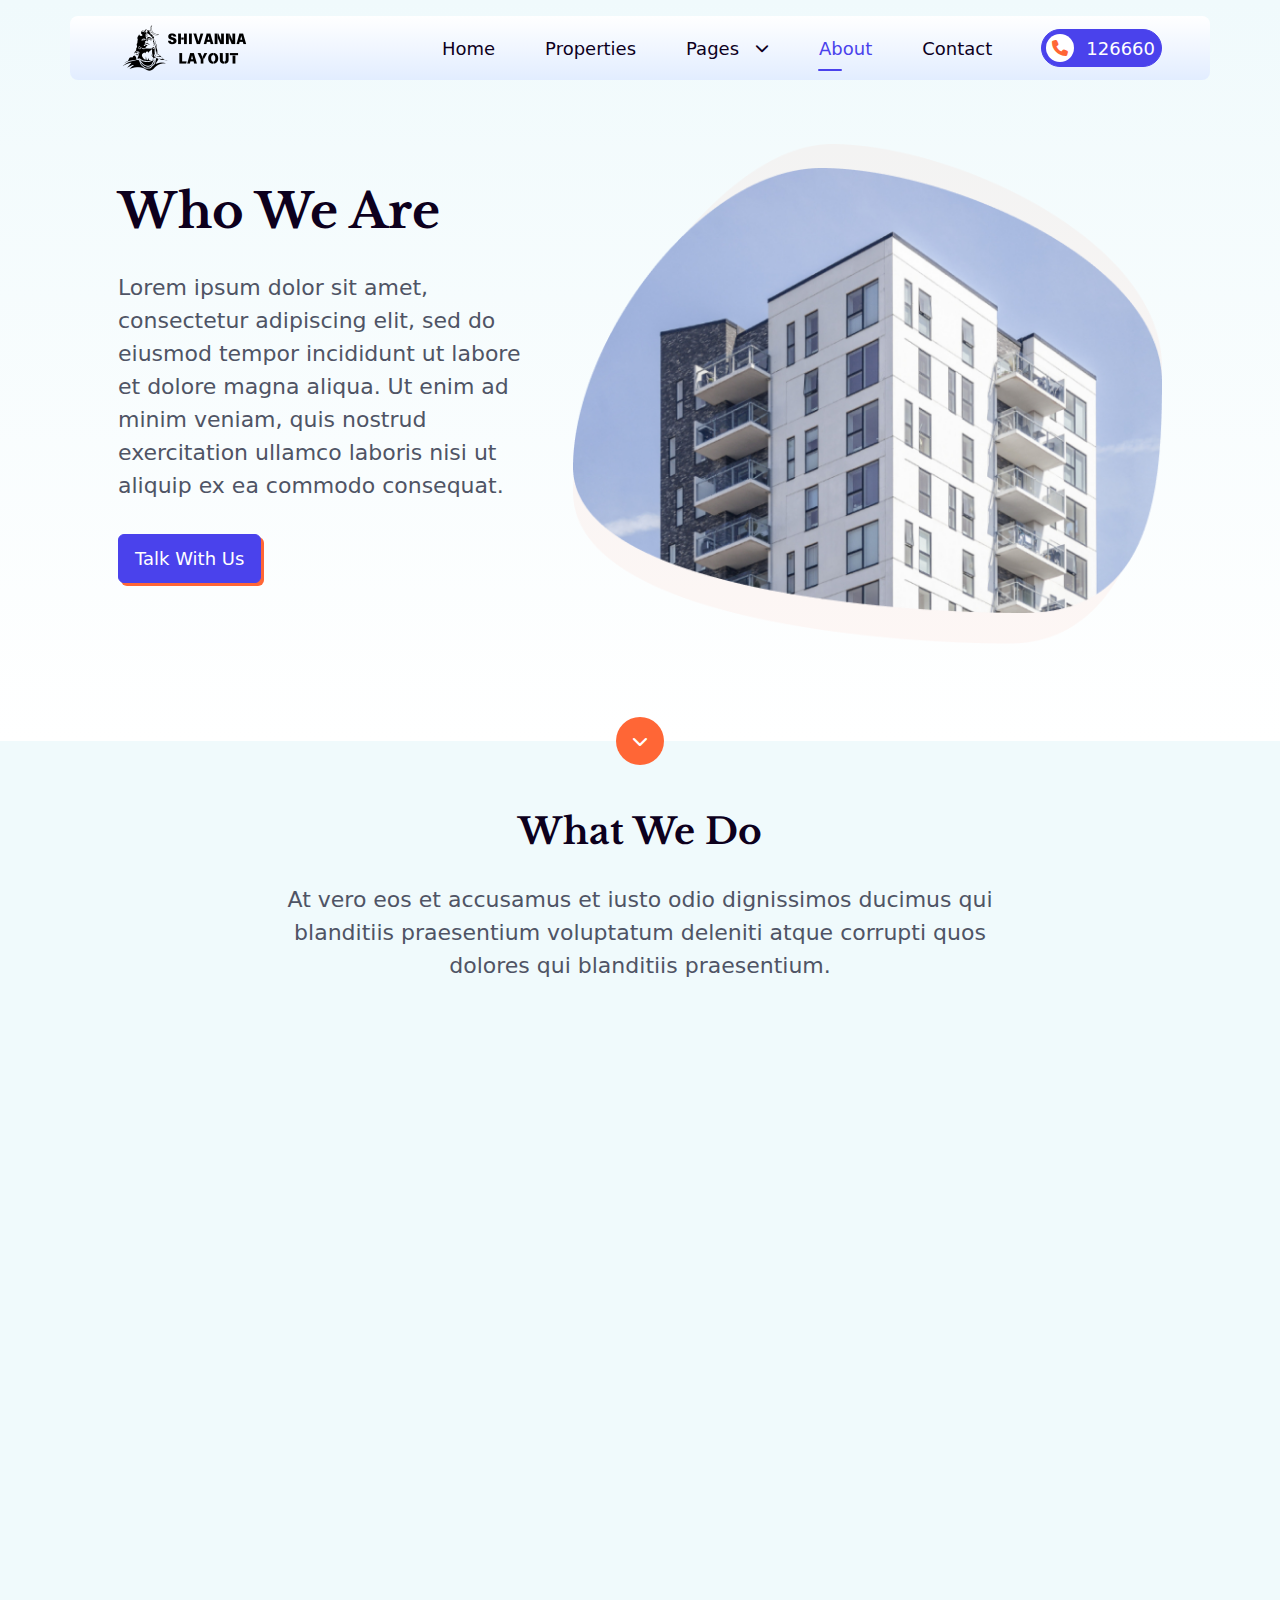
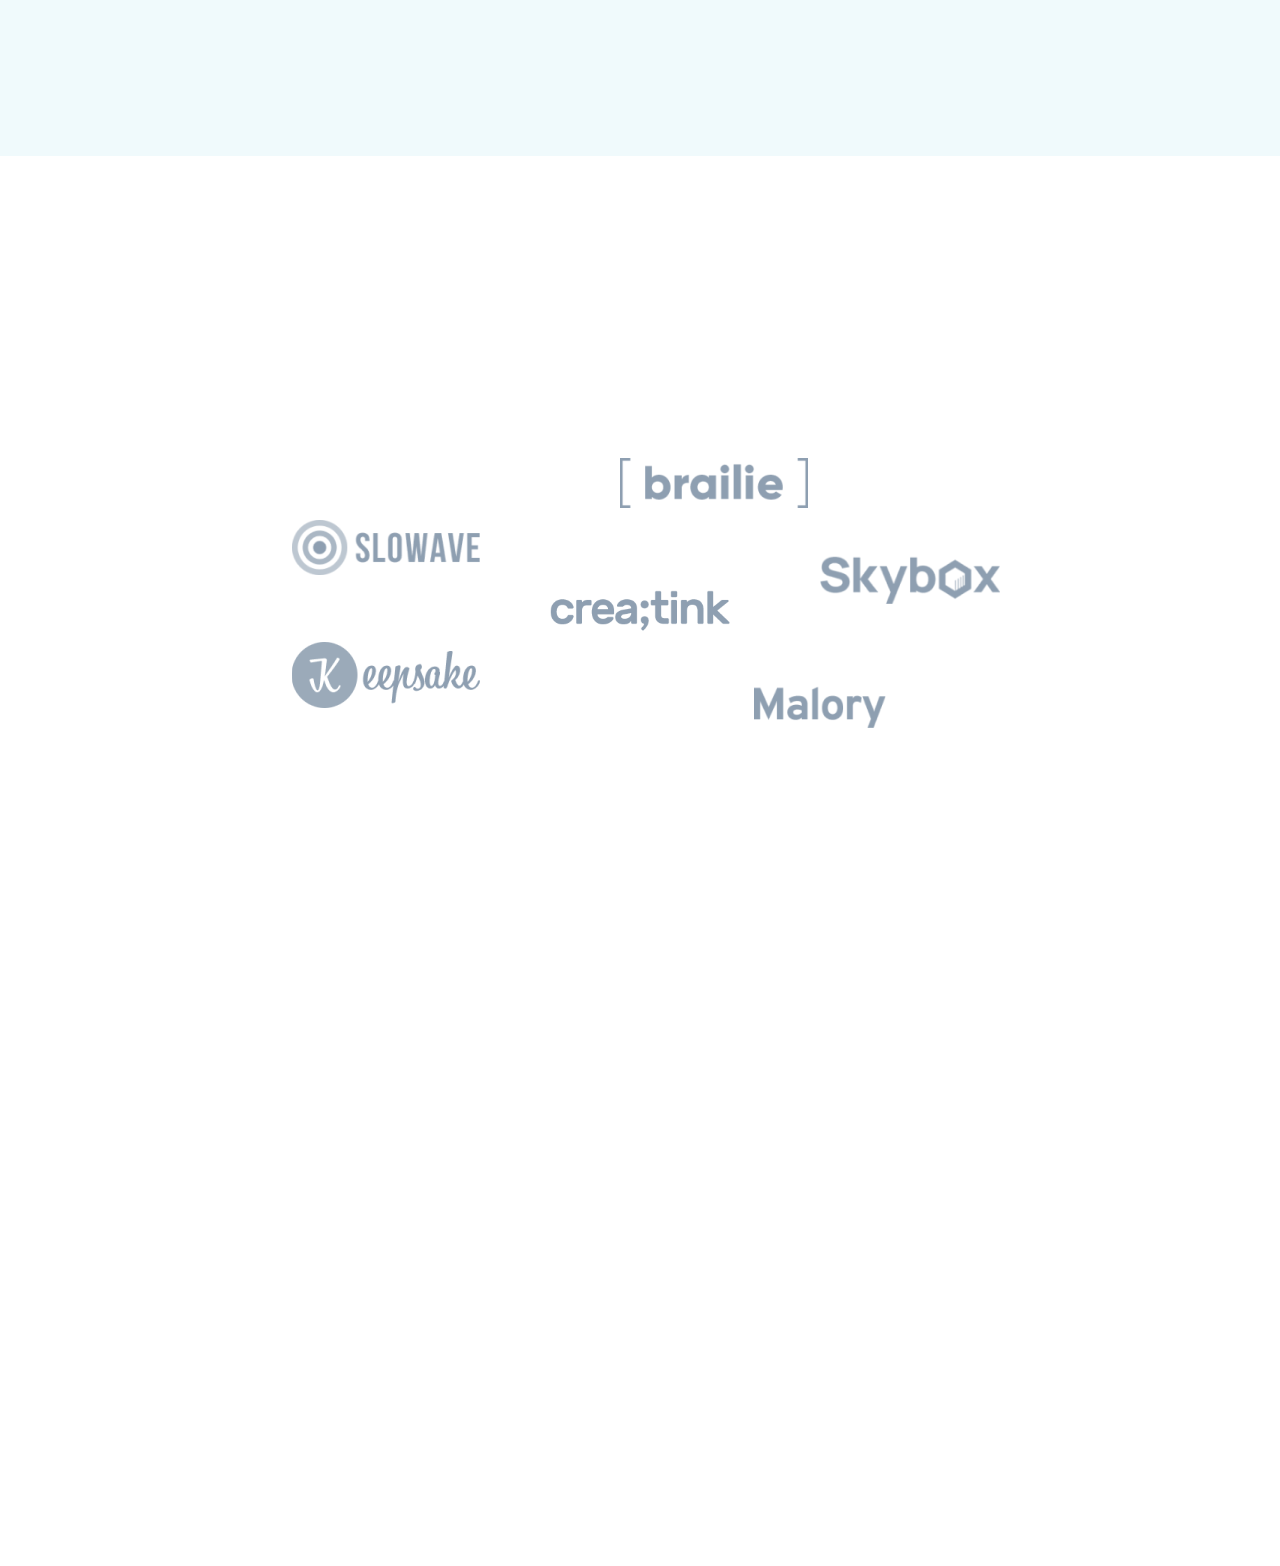
<file: about-us.html>
<!DOCTYPE html>
<html lang="zxx">
  <head>
    <meta charset="UTF-8" />
    <meta name="viewport" content="width=device-width, initial-scale=1.0" />
    <title>About Us | UPSide Real Estate - HTML Template</title>
    <!-- favicon -->
    <link
      rel="apple-touch-icon"
      sizes="57x57"
      href="assets/favicon/apple-icon-57x57.png"
    />
    <link
      rel="apple-touch-icon"
      sizes="60x60"
      href="assets/favicon/apple-icon-60x60.png"
    />
    <link
      rel="apple-touch-icon"
      sizes="72x72"
      href="assets/favicon/apple-icon-72x72.png"
    />
    <link
      rel="apple-touch-icon"
      sizes="76x76"
      href="assets/favicon/apple-icon-76x76.png"
    />
    <link
      rel="apple-touch-icon"
      sizes="114x114"
      href="assets/favicon/apple-icon-114x114.png"
    />
    <link
      rel="apple-touch-icon"
      sizes="120x120"
      href="assets/favicon/apple-icon-120x120.png"
    />
    <link
      rel="apple-touch-icon"
      sizes="144x144"
      href="assets/favicon/apple-icon-144x144.png"
    />
    <link
      rel="apple-touch-icon"
      sizes="152x152"
      href="assets/favicon/apple-icon-152x152.png"
    />
    <link
      rel="apple-touch-icon"
      sizes="180x180"
      href="assets/favicon/apple-icon-180x180.png"
    />
    <link
      rel="icon"
      type="image/png"
      sizes="192x192"
      href="assets/favicon/android-icon-192x192.png"
    />
    <link
      rel="icon"
      type="image/png"
      sizes="32x32"
      href="assets/favicon/favicon-32x32.png"
    />
    <link
      rel="icon"
      type="image/png"
      sizes="96x96"
      href="assets/favicon/favicon-96x96.png"
    />
    <link
      rel="icon"
      type="image/png"
      sizes="16x16"
      href="assets/favicon/favicon-16x16.png"
    />
    <link rel="manifest" href="assets/favicon/manifest.json" />
    <meta name="msapplication-TileColor" content="#ffffff" />
    <meta
      name="msapplication-TileImage"
      content="assets/favicon/ms-icon-144x144.png"
    />
    <meta name="theme-color" content="#ffffff" />
    <!-- font awesome -->
    <link rel="stylesheet" href="libs/fontawesome/css/all.min.css" />
    <!-- animate.css -->
    <link rel="stylesheet" href="libs/animate.css/animate.min.css" />
    <!-- swiper js -->
    <link rel="stylesheet" href="libs/swiper/swiper-bundle.min.css" />
    <!-- custom styles -->
    <link rel="stylesheet" href="styles/main.css" />
  </head>
  <body class="page-about-us">
    <!--========= App Loader: START =========-->
    <div id="appLoader" class="app-loader">
      <i class="fa-solid fa-spinner fa-spin-pulse"></i>
    </div>
    <!--========= App Loader: END =========-->

    <!--========= App: START =========-->
    <div id="app">
      <!--========= Header Main: START =========-->
      <header
        id="headerMain"
        class="header-main wow animate__fadeInDown"
        data-wow-duration="1s"
      >
        <nav class="navbar-main">
          <div class="container">
            <a
              href="index-2.html"
              class="navbar-brand"
              aria-label="UpSide Housing Logo"
            >
              <img
                src="assets/images/brand-logo.png"
                alt="UpSide Housing"
                width="138"
                height="48"
              />
            </a>
            <button
              type="button"
              class="navbar-toggle"
              data-toggle="navbar"
              data-target="#navbarCollapse"
              aria-controls="navbarCollapse"
              aria-label="Navbar toggler"
            >
              <span></span><span></span><span></span>
            </button>
            <div id="navbarCollapse" class="navbar-collapse">
              <ul class="navbar-nav">
                <li class="nav-item">
                  <a href="index-2.html" class="nav-link">Home</a>
                </li>
                <li class="nav-item">
                  <a href="property-listing.html" class="nav-link"
                    >Properties</a
                  >
                </li>
                <li class="nav-item dropdown">
                  <button type="button" class="nav-link dropdown-toggle">
                    Pages
                  </button>
                  <div class="dropdown-menu">
                    <ul class="list-dropdown">
                      <li>
                        <a href="index-2.html" class="dropdown-link">Home</a>
                      </li>
                      <li>
                        <a href="property-listing.html" class="dropdown-link"
                          >Property Listing</a
                        >
                      </li>
                      <li>
                        <a href="property-details.html" class="dropdown-link"
                          >Property Details</a
                        >
                      </li>
                      <li>
                        <a href="about-us.html" class="dropdown-link"
                          >About Us</a
                        >
                      </li>
                      <li>
                        <a href="contact-us.html" class="dropdown-link"
                          >Contact Us</a
                        >
                      </li>
                    </ul>
                  </div>
                </li>
                <li class="nav-item active">
                  <a href="about-us.html" class="nav-link">About</a>
                </li>
                <li class="nav-item">
                  <a href="contact-us.html" class="nav-link">Contact</a>
                </li>
                <li class="nav-item nav-item-cta">
                  <a href="tel:126660" class="btn btn-primary btn-cta">
                    <span class="icon">
                      <i class="fa-solid fa-phone"></i>
                    </span>
                    126660
                  </a>
                </li>
              </ul>
            </div>
          </div>
        </nav>
      </header>
      <!--========= Header Main: END =========-->

      <!--========= Main Sections: START =========-->
      <main class="main-sections">
        <!--========= Hero Section: START =========-->
        <section class="hero-section">
          <div class="container">
            <div
              class="row gy-5 gx-0 gy-lg-0 gx-lg-5 align-items-center justify-content-center"
            >
              <div class="col-sm-8 col-lg-5">
                <div class="inner-content">
                  <h1
                    class="h1 section-title wow animate__fadeInUp"
                    data-wow-duration="1s"
                  >
                    Who We Are
                  </h1>
                  <p
                    class="section-desc wow animate__fadeInUp"
                    data-wow-duration="1s"
                  >
                    Lorem ipsum dolor sit amet, consectetur adipiscing elit, sed
                    do eiusmod tempor incididunt ut labore et dolore magna
                    aliqua. Ut enim ad minim veniam, quis nostrud exercitation
                    ullamco laboris nisi ut aliquip ex ea commodo consequat.
                  </p>
                  <a
                    href="contact-us.html"
                    title="Talk With Us"
                    class="btn btn-primary btn-shadow wow animate__fadeInUp"
                    data-wow-duration="1s"
                  >
                    Talk With Us
                  </a>
                </div>
              </div>
              <div class="col-md-8 col-lg-7">
                <div
                  class="section-img wow animate__zoomIn"
                  data-wow-duration="1s"
                >
                  <img
                    src="assets/images/graphics/blop-5.png"
                    alt="Hero Graphic"
                    width="626"
                    height="530"
                  />
                  <img
                    src="assets/images/about-us/hero/hero-img.png"
                    alt="Hero Banner"
                    width="606"
                    height="458"
                    class="img-object"
                  />
                </div>
              </div>
            </div>
          </div>
        </section>
        <!--========= Hero Section: END =========-->

        <!--========= What We Do: START =========-->
        <section class="what-we-do section" id="whatWeDoe">
          <div class="container">
            <a
              href="#whatWeDoe"
              class="what-we-do-btn"
              title="Go to next section wow animate__fadeInUp"
              data-wow-duration="1s"
            >
              <i class="fa-solid fa-chevron-down"></i>
            </a>
            <div class="row justify-content-center text-center">
              <div class="col-lg-10 col-xl-9">
                <h2
                  class="h2 section-title wow animate__fadeInUp"
                  data-wow-duration="1s"
                >
                  What We Do
                </h2>
                <p
                  class="section-desc wow animate__fadeInUp"
                  data-wow-duration="1s"
                >
                  At vero eos et accusamus et iusto odio dignissimos ducimus qui
                  blanditiis praesentium voluptatum deleniti atque corrupti quos
                  dolores qui blanditiis praesentium.
                </p>
              </div>
            </div>
            <div class="row g-5">
              <div class="col-md-6 col-lg-4">
                <div
                  class="what-we-do-item wow animate__fadeInUp"
                  data-wow-duration="1s"
                >
                  <span class="icon">
                    <svg
                      width="58"
                      height="58"
                      viewBox="0 0 58 58"
                      fill="none"
                      xmlns="http://www.w3.org/2000/svg"
                    >
                      <path
                        d="M9.46541 18.291C10.2048 18.291 10.8039 17.6913 10.8039 16.9513V15.8805C10.8039 15.1412 10.2054 14.5421 9.46541 14.5421C8.7248 14.5421 8.12695 15.1405 8.12695 15.8805V16.9513C8.12695 17.6913 8.72416 18.291 9.46541 18.291Z"
                        fill="#4A42EC"
                      />
                      <path
                        d="M9.46541 29.1262C10.2048 29.1262 10.8039 28.5265 10.8039 27.7865V25.9815C10.8039 25.2421 10.2054 24.643 9.46541 24.643C8.7248 24.643 8.12695 25.2415 8.12695 25.9815V27.7865C8.12695 28.5265 8.72416 29.1262 9.46541 29.1262Z"
                        fill="#4A42EC"
                      />
                      <path
                        d="M9.46541 23.7086C10.2048 23.7086 10.8039 23.1088 10.8039 22.3689V20.5639C10.8039 19.8245 10.2054 19.2241 9.46541 19.2241C8.7248 19.2241 8.12695 19.8239 8.12695 20.5639V22.3689C8.12695 23.1088 8.72416 23.7086 9.46541 23.7086Z"
                        fill="#4A42EC"
                      />
                      <path
                        d="M9.46541 33.8083C10.2048 33.8083 10.8039 33.2098 10.8039 32.4698V31.3991C10.8039 30.6597 10.2054 30.0606 9.46541 30.0606C8.7248 30.0606 8.12695 30.6591 8.12695 31.3991V32.4698C8.12695 33.2092 8.72416 33.8083 9.46541 33.8083Z"
                        fill="#4A42EC"
                      />
                      <path
                        d="M15.4652 14.6964C16.2046 14.6964 16.8037 14.0966 16.8037 13.3566V12.2858C16.8037 11.5465 16.2052 10.9474 15.4652 10.9474C14.7252 10.9474 14.1255 11.5459 14.1255 12.2858V13.3566C14.1255 14.096 14.7252 14.6964 15.4652 14.6964Z"
                        fill="#4A42EC"
                      />
                      <path
                        d="M15.4652 21.4606C16.2046 21.4606 16.8037 20.8621 16.8037 20.1222V17.8665C16.8037 17.1285 16.2052 16.5281 15.4652 16.5281C14.7252 16.5281 14.1255 17.1278 14.1255 17.8665V20.1222C14.1255 20.8615 14.7252 21.4606 15.4652 21.4606Z"
                        fill="#4A42EC"
                      />
                      <path
                        d="M15.4652 28.2275C16.2046 28.2275 16.8037 27.6278 16.8037 26.8891V24.6334C16.8037 23.8941 16.2052 23.295 15.4652 23.295C14.7252 23.295 14.1255 23.8935 14.1255 24.6334V26.8891C14.1255 27.6278 14.7252 28.2275 15.4652 28.2275Z"
                        fill="#4A42EC"
                      />
                      <path
                        d="M15.4652 33.8083C16.2046 33.8083 16.8037 33.2098 16.8037 32.4698V31.3991C16.8037 30.6597 16.2052 30.0606 15.4652 30.0606C14.7252 30.0606 14.1255 30.6591 14.1255 31.3991V32.4698C14.1255 33.2092 14.7252 33.8083 15.4652 33.8083Z"
                        fill="#4A42EC"
                      />
                      <path
                        d="M28.1251 22.149H32.4113C33.1507 22.149 33.7498 21.5505 33.7498 20.8105V16.5243C33.7498 15.7849 33.1513 15.1858 32.4113 15.1858H28.1251C27.387 15.1858 26.7866 15.7843 26.7866 16.5243V20.8105C26.7866 21.5505 27.387 22.149 28.1251 22.149ZM29.4642 17.8627H31.0722V19.4721H29.4642V17.8627Z"
                        fill="#4A42EC"
                      />
                      <path
                        d="M37.7828 22.149H42.0691C42.8084 22.149 43.4075 21.5505 43.4075 20.8105V16.5243C43.4075 15.7849 42.809 15.1858 42.0691 15.1858H37.7828C37.0435 15.1858 36.4443 15.7843 36.4443 16.5243V20.8105C36.445 21.5505 37.0435 22.149 37.7828 22.149ZM39.1213 17.8627H40.7306V19.4721H39.1213V17.8627Z"
                        fill="#4A42EC"
                      />
                      <path
                        d="M50.4158 46.2592C49.563 45.4051 48.1653 45.2929 47.1621 45.9233L46.5445 45.3057C49.2953 41.9633 50.2169 37.6172 49.3253 33.5916V14.0398C49.3253 13.4471 48.9358 12.9245 48.3667 12.7562L23.9143 5.49663V1.33848C23.9143 0.851535 23.6491 0.402194 23.2221 0.165733C22.7951 -0.0681795 22.275 -0.0535201 21.8613 0.205886L1.10689 13.1029C0.718734 13.3483 0.48291 13.7753 0.48291 14.2342V47.2426C0.48291 47.9807 1.08139 48.5811 1.82137 48.5811H9.46462H15.4648H22.5752H29.198C29.2069 48.5811 29.2152 48.5785 29.2241 48.5785C31.2509 49.7137 33.5391 50.3274 35.9254 50.3274C39.1472 50.3274 42.1983 49.2248 44.6528 47.2005L45.2653 47.813C44.9899 48.2299 44.8408 48.7181 44.8408 49.2299C44.8408 49.9259 45.1123 50.5805 45.6037 51.0725L51.7211 57.1861C52.2125 57.6788 52.8665 57.9503 53.5612 57.9503C54.2546 57.9503 54.9079 57.6788 55.3987 57.1874L56.5313 56.0561C57.024 55.5634 57.2942 54.9082 57.2942 54.2109C57.2929 53.5174 57.0202 52.8642 56.5313 52.3785L50.4158 46.2592ZM46.6471 15.0386V27.986C46.3373 27.5978 46.0059 27.2218 45.6464 26.8617C45.6451 26.8604 45.6451 26.8591 45.6439 26.8578C43.046 24.2625 39.5953 22.8335 35.9254 22.8335C32.2529 22.8335 28.8009 24.2638 26.2056 26.8591C25.277 27.7878 24.5198 28.8222 23.9136 29.9178V8.28892L46.6471 15.0386ZM40.5921 27.7909H42.6374C42.8866 27.9815 43.1269 28.1842 43.3608 28.3971V30.1473H40.5921V27.7909ZM29.706 27.7909H31.0903V30.1473H28.3204V28.55C28.6339 28.2524 28.9628 27.979 29.3038 27.7221C29.4326 27.7623 29.5658 27.7909 29.706 27.7909ZM3.15983 14.9723L21.2361 3.57435V6.49347V45.9029H16.8032V37.8625C16.8032 37.1219 16.2047 36.5241 15.4648 36.5241H9.46462C8.72401 36.5241 8.12616 37.1219 8.12616 37.8625V45.9029H3.15983V14.9723ZM10.8031 45.9035V39.201H14.1257V45.9035H10.8031ZM23.9143 43.2432C24.4369 44.1877 25.0845 45.0794 25.8474 45.9035H23.9143V43.2432ZM28.9023 45.1361V38.8556H37.1395C37.8776 38.8556 38.478 38.2558 38.478 37.5171C38.478 36.7778 37.8782 36.1774 37.1395 36.1774H27.5638C26.8245 36.1774 26.2253 36.7771 26.2253 37.5171V41.899C24.5682 38.8753 24.4324 35.243 25.8085 32.1142C26.0341 32.5348 26.472 32.8236 26.9825 32.8236H32.4288C33.1681 32.8236 33.7673 32.2238 33.7673 31.4838V26.4512C33.7673 26.1994 33.694 25.9668 33.5729 25.7667C34.3383 25.601 35.1242 25.5105 35.9254 25.5105C36.6736 25.5105 37.4117 25.585 38.13 25.7297C37.9955 25.9388 37.9158 26.1854 37.9158 26.4518V31.4845C37.9158 32.2238 38.5143 32.8242 39.2543 32.8242H44.6993C45.2818 32.8242 45.7726 32.4494 45.9568 31.9293C47.8479 36.0238 47.1219 41.0392 43.7535 44.4063C41.6623 46.4975 38.8808 47.6493 35.926 47.6493C33.3339 47.6499 30.8775 46.7646 28.9023 45.1361ZM53.5599 55.2396L47.4973 49.2828L48.5228 48.1515L54.5842 54.2166L53.5599 55.2396Z"
                        fill="#4A42EC"
                      />
                      <path
                        d="M35.0753 43.4656C34.8178 43.7231 34.6782 44.0654 34.6782 44.4191C34.6782 44.7728 34.8178 45.1151 35.0753 45.3618C35.3207 45.6192 35.6642 45.7576 36.0167 45.7576C36.3704 45.7576 36.714 45.6192 36.9702 45.3618C37.2168 45.1151 37.3558 44.7728 37.3558 44.4191C37.3558 44.0654 37.2162 43.7231 36.9587 43.4656C36.4558 42.9742 35.5673 42.9742 35.0753 43.4656Z"
                        fill="#4A42EC"
                      />
                      <path
                        d="M42.9663 35.0919C42.2269 35.0919 41.6278 35.6917 41.6278 36.4317C41.6304 38.6229 40.5647 40.6778 38.7782 41.9315C38.1733 42.3559 38.0261 43.1915 38.4506 43.7964C38.7106 44.1673 39.1268 44.3668 39.5475 44.3668C39.8126 44.3668 40.0816 44.2884 40.3155 44.124C42.8152 42.37 44.3067 39.4929 44.3041 36.4297C44.3047 35.6891 43.7056 35.0919 42.9663 35.0919Z"
                        fill="#4A42EC"
                      />
                    </svg>
                  </span>
                  <h3 class="h5">Buy Properties</h3>
                  <p class="what-we-do-desc">
                    Lorem ipsum dolor sit amet, consectetur adipiscing elit, sed
                    do eiusmod tempor incididunt ut labore et dolore magna
                    aliqua. Ut enim ad minim.
                  </p>
                </div>
              </div>
              <div class="col-md-6 col-lg-4">
                <div
                  class="what-we-do-item wow animate__fadeInUp"
                  data-wow-duration="1s"
                >
                  <span class="icon">
                    <svg
                      width="54"
                      height="54"
                      viewBox="0 0 54 54"
                      fill="none"
                      xmlns="http://www.w3.org/2000/svg"
                    >
                      <path
                        d="M32.625 37.125V30.375C32.625 29.7783 32.8621 29.206 33.284 28.784C33.706 28.3621 34.2783 28.125 34.875 28.125C35.4717 28.125 36.044 28.3621 36.466 28.784C36.8879 29.206 37.125 29.7783 37.125 30.375V34.875L40.5 37.125H43.875V49.5L40.5 52.875H30.375"
                        stroke="#4A42EC"
                        stroke-width="2.5"
                        stroke-linejoin="round"
                      />
                      <path
                        d="M30.375 34.875H25.875C24.6324 34.875 23.625 35.8824 23.625 37.125C23.625 38.3676 24.6324 39.375 25.875 39.375H30.375C31.6176 39.375 32.625 38.3676 32.625 37.125C32.625 35.8824 31.6176 34.875 30.375 34.875Z"
                        stroke="#4A42EC"
                        stroke-width="2.5"
                        stroke-linejoin="round"
                      />
                      <path
                        d="M30.375 39.375H25.875C24.6324 39.375 23.625 40.3824 23.625 41.625C23.625 42.8676 24.6324 43.875 25.875 43.875H30.375C31.6176 43.875 32.625 42.8676 32.625 41.625C32.625 40.3824 31.6176 39.375 30.375 39.375Z"
                        stroke="#4A42EC"
                        stroke-width="2.5"
                        stroke-linejoin="round"
                      />
                      <path
                        d="M30.375 43.875H25.875C24.6324 43.875 23.625 44.8824 23.625 46.125C23.625 47.3676 24.6324 48.375 25.875 48.375H30.375C31.6176 48.375 32.625 47.3676 32.625 46.125C32.625 44.8824 31.6176 43.875 30.375 43.875Z"
                        stroke="#4A42EC"
                        stroke-width="2.5"
                        stroke-linejoin="round"
                      />
                      <path
                        d="M30.375 48.375H25.875C24.6324 48.375 23.625 49.3824 23.625 50.625C23.625 51.8676 24.6324 52.875 25.875 52.875H30.375C31.6176 52.875 32.625 51.8676 32.625 50.625C32.625 49.3824 31.6176 48.375 30.375 48.375Z"
                        stroke="#4A42EC"
                        stroke-width="2.5"
                        stroke-linejoin="round"
                      />
                      <path
                        d="M32.625 37.125C32.625 37.125 32.625 45 40.5 45"
                        stroke="#4A42EC"
                        stroke-width="2.5"
                        stroke-linejoin="round"
                      />
                      <path
                        d="M52.875 34.875H43.875V52.875H52.875V34.875Z"
                        stroke="#4A42EC"
                        stroke-width="2.5"
                        stroke-linejoin="round"
                      />
                      <path
                        d="M34.875 1.125H50.625C51.2217 1.125 51.794 1.36205 52.216 1.78401C52.6379 2.20597 52.875 2.77826 52.875 3.375V19.125C52.875 19.7217 52.6379 20.294 52.216 20.716C51.794 21.1379 51.2217 21.375 50.625 21.375H42.75L39.375 24.75V21.375H34.875C34.2783 21.375 33.706 21.1379 33.284 20.716C32.8621 20.294 32.625 19.7217 32.625 19.125V3.375C32.625 2.77826 32.8621 2.20597 33.284 1.78401C33.706 1.36205 34.2783 1.125 34.875 1.125Z"
                        stroke="#4A42EC"
                        stroke-width="2.5"
                        stroke-linejoin="round"
                      />
                      <path
                        d="M43.875 11.25H41.625C41.0283 11.25 40.456 11.0129 40.034 10.591C39.6121 10.169 39.375 9.59674 39.375 9C39.375 8.40326 39.6121 7.83097 40.034 7.40901C40.456 6.98705 41.0283 6.75 41.625 6.75H43.875C44.4717 6.75 45.044 6.98705 45.466 7.40901C45.8879 7.83097 46.125 8.40326 46.125 9"
                        stroke="#4A42EC"
                        stroke-width="2.5"
                        stroke-linejoin="round"
                      />
                      <path
                        d="M41.625 11.25H43.875C44.4717 11.25 45.044 11.4871 45.466 11.909C45.8879 12.331 46.125 12.9033 46.125 13.5C46.125 14.0967 45.8879 14.669 45.466 15.091C45.044 15.5129 44.4717 15.75 43.875 15.75H41.625C41.0283 15.75 40.456 15.5129 40.034 15.091C39.6121 14.669 39.375 14.0967 39.375 13.5"
                        stroke="#4A42EC"
                        stroke-width="2.5"
                        stroke-linejoin="round"
                      />
                      <path
                        d="M42.75 6.75V4.5"
                        stroke="#4A42EC"
                        stroke-width="2.5"
                        stroke-linejoin="round"
                      />
                      <path
                        d="M42.75 18V15.75"
                        stroke="#4A42EC"
                        stroke-width="2.5"
                        stroke-linejoin="round"
                      />
                      <path
                        d="M48.375 38.25V40.5"
                        stroke="#4A42EC"
                        stroke-width="2.5"
                        stroke-linejoin="round"
                      />
                      <path
                        d="M29.25 3.375H3.375C2.77826 3.375 2.20597 3.61205 1.78401 4.03401C1.36205 4.45597 1.125 5.02826 1.125 5.625V32.625C1.125 33.2217 1.36205 33.794 1.78401 34.216C2.20597 34.6379 2.77826 34.875 3.375 34.875H9L15.75 41.625V34.875H20.25"
                        stroke="#4A42EC"
                        stroke-width="2.5"
                        stroke-linejoin="round"
                      />
                      <path
                        d="M29.25 20.25L16.875 7.875L4.5 20.25"
                        stroke="#4A42EC"
                        stroke-width="2.5"
                        stroke-linejoin="round"
                      />
                      <path
                        d="M13.5 30.375V21.375H20.25V30.375"
                        stroke="#4A42EC"
                        stroke-width="2.5"
                        stroke-linejoin="round"
                      />
                      <path
                        d="M25.875 16.875V30.375H7.875V16.875"
                        stroke="#4A42EC"
                        stroke-width="2.5"
                        stroke-linejoin="round"
                      />
                      <path
                        d="M21.375 16.875H7.875"
                        stroke="#4A42EC"
                        stroke-width="2.5"
                        stroke-linejoin="round"
                      />
                    </svg>
                  </span>
                  <h3 class="h5">Selling Properties</h3>
                  <p class="what-we-do-desc">
                    Lorem ipsum dolor sit amet, consectetur adipiscing elit, sed
                    do eiusmod tempor incididunt ut labore et dolore magna
                    aliqua. Ut enim ad minim.
                  </p>
                </div>
              </div>
              <div class="col-md-6 col-lg-4">
                <div
                  class="what-we-do-item wow animate__fadeInUp"
                  data-wow-duration="1s"
                >
                  <span class="icon">
                    <svg
                      width="54"
                      height="54"
                      viewBox="0 0 54 54"
                      fill="none"
                      xmlns="http://www.w3.org/2000/svg"
                    >
                      <path
                        d="M52.875 43.875H5.625"
                        stroke="#4A42EC"
                        stroke-width="2.5"
                        stroke-linejoin="round"
                      />
                      <path
                        d="M52.875 52.875H1.125V39.375"
                        stroke="#4A42EC"
                        stroke-width="2.5"
                        stroke-linejoin="round"
                      />
                      <path
                        d="M5.625 43.875C8.11028 43.875 10.125 41.8603 10.125 39.375C10.125 36.8897 8.11028 34.875 5.625 34.875C3.13972 34.875 1.125 36.8897 1.125 39.375C1.125 41.8603 3.13972 43.875 5.625 43.875Z"
                        stroke="#4A42EC"
                        stroke-width="2.5"
                        stroke-linejoin="round"
                      />
                      <path
                        d="M50.625 43.875V52.875"
                        stroke="#4A42EC"
                        stroke-width="2.5"
                        stroke-linejoin="round"
                      />
                      <path
                        d="M50.625 48.375H9"
                        stroke="#4A42EC"
                        stroke-width="2.5"
                        stroke-linejoin="round"
                      />
                      <path
                        d="M6.75 48.375H4.5"
                        stroke="#4A42EC"
                        stroke-width="2.5"
                        stroke-linejoin="round"
                      />
                      <path
                        d="M16.875 43.875V12.375H29.25"
                        stroke="#4A42EC"
                        stroke-width="2.5"
                        stroke-linejoin="round"
                      />
                      <path
                        d="M34.875 1.125H50.625C51.2217 1.125 51.794 1.36205 52.216 1.78401C52.6379 2.20597 52.875 2.77826 52.875 3.375V19.125C52.875 19.7217 52.6379 20.294 52.216 20.716C51.794 21.1379 51.2217 21.375 50.625 21.375H40.5L37.125 24.75V21.375H34.875C34.2783 21.375 33.706 21.1379 33.284 20.716C32.8621 20.294 32.625 19.7217 32.625 19.125V3.375C32.625 2.77826 32.8621 2.20597 33.284 1.78401C33.706 1.36205 34.2783 1.125 34.875 1.125Z"
                        stroke="#4A42EC"
                        stroke-width="2.5"
                        stroke-linejoin="round"
                      />
                      <path
                        d="M43.875 11.25H41.625C41.0283 11.25 40.456 11.0129 40.034 10.591C39.6121 10.169 39.375 9.59674 39.375 9C39.375 8.40326 39.6121 7.83097 40.034 7.40901C40.456 6.98705 41.0283 6.75 41.625 6.75H43.875C44.4717 6.75 45.044 6.98705 45.466 7.40901C45.8879 7.83097 46.125 8.40326 46.125 9"
                        stroke="#4A42EC"
                        stroke-width="2.5"
                        stroke-linejoin="round"
                      />
                      <path
                        d="M41.625 11.25H43.875C44.4717 11.25 45.044 11.4871 45.466 11.909C45.8879 12.331 46.125 12.9033 46.125 13.5C46.125 14.0967 45.8879 14.669 45.466 15.091C45.044 15.5129 44.4717 15.75 43.875 15.75H41.625C41.0283 15.75 40.456 15.5129 40.034 15.091C39.6121 14.669 39.375 14.0967 39.375 13.5"
                        stroke="#4A42EC"
                        stroke-width="2.5"
                        stroke-linejoin="round"
                      />
                      <path
                        d="M42.75 6.75V4.5"
                        stroke="#4A42EC"
                        stroke-width="2.5"
                        stroke-linejoin="round"
                      />
                      <path
                        d="M42.75 18V15.75"
                        stroke="#4A42EC"
                        stroke-width="2.5"
                        stroke-linejoin="round"
                      />
                      <path
                        d="M37.125 43.875V28.125"
                        stroke="#4A42EC"
                        stroke-width="2.5"
                        stroke-linejoin="round"
                      />
                      <path
                        d="M23.625 9V3.375C23.625 2.77826 23.3879 2.20597 22.966 1.78401C22.544 1.36205 21.9717 1.125 21.375 1.125H3.375C2.77826 1.125 2.20597 1.36205 1.78401 1.78401C1.36205 2.20597 1.125 2.77826 1.125 3.375V10.125C1.125 10.7217 1.36205 11.294 1.78401 11.716C2.20597 12.1379 2.77826 12.375 3.375 12.375H6.75V18L12.375 12.375H14.625"
                        stroke="#4A42EC"
                        stroke-width="2.5"
                        stroke-linejoin="round"
                      />
                      <path
                        d="M4.5 6.75H6.75"
                        stroke="#4A42EC"
                        stroke-width="2.5"
                        stroke-linejoin="round"
                      />
                      <path
                        d="M9 6.75H20.25"
                        stroke="#4A42EC"
                        stroke-width="2.5"
                        stroke-linejoin="round"
                      />
                      <path
                        d="M48.375 43.875V25.875H40.5"
                        stroke="#4A42EC"
                        stroke-width="2.5"
                        stroke-linejoin="round"
                      />
                      <path
                        d="M48.375 30.375H42.75"
                        stroke="#4A42EC"
                        stroke-width="2.5"
                        stroke-linejoin="round"
                      />
                      <path
                        d="M48.375 34.875H42.75"
                        stroke="#4A42EC"
                        stroke-width="2.5"
                        stroke-linejoin="round"
                      />
                      <path
                        d="M48.375 39.375H42.75"
                        stroke="#4A42EC"
                        stroke-width="2.5"
                        stroke-linejoin="round"
                      />
                      <path
                        d="M20.25 16.875H22.5"
                        stroke="#4A42EC"
                        stroke-width="2.5"
                        stroke-linejoin="round"
                      />
                      <path
                        d="M25.875 16.875H28.125"
                        stroke="#4A42EC"
                        stroke-width="2.5"
                        stroke-linejoin="round"
                      />
                      <path
                        d="M20.25 22.5H22.5"
                        stroke="#4A42EC"
                        stroke-width="2.5"
                        stroke-linejoin="round"
                      />
                      <path
                        d="M25.875 22.5H28.125"
                        stroke="#4A42EC"
                        stroke-width="2.5"
                        stroke-linejoin="round"
                      />
                      <path
                        d="M20.25 28.125H22.5"
                        stroke="#4A42EC"
                        stroke-width="2.5"
                        stroke-linejoin="round"
                      />
                      <path
                        d="M25.875 28.125H28.125"
                        stroke="#4A42EC"
                        stroke-width="2.5"
                        stroke-linejoin="round"
                      />
                      <path
                        d="M20.25 33.75H22.5"
                        stroke="#4A42EC"
                        stroke-width="2.5"
                        stroke-linejoin="round"
                      />
                      <path
                        d="M31.5 28.125H33.75"
                        stroke="#4A42EC"
                        stroke-width="2.5"
                        stroke-linejoin="round"
                      />
                      <path
                        d="M31.5 33.75H33.75"
                        stroke="#4A42EC"
                        stroke-width="2.5"
                        stroke-linejoin="round"
                      />
                      <path
                        d="M25.875 33.75H28.125"
                        stroke="#4A42EC"
                        stroke-width="2.5"
                        stroke-linejoin="round"
                      />
                      <path
                        d="M20.25 39.375H22.5"
                        stroke="#4A42EC"
                        stroke-width="2.5"
                        stroke-linejoin="round"
                      />
                      <path
                        d="M31.5 39.375H33.75"
                        stroke="#4A42EC"
                        stroke-width="2.5"
                        stroke-linejoin="round"
                      />
                      <path
                        d="M25.875 39.375H28.125"
                        stroke="#4A42EC"
                        stroke-width="2.5"
                        stroke-linejoin="round"
                      />
                      <path
                        d="M4.5 39.375H6.75"
                        stroke="#4A42EC"
                        stroke-width="2.5"
                        stroke-linejoin="round"
                      />
                    </svg>
                  </span>
                  <h3 class="h5">Rent Apartments</h3>
                  <p class="what-we-do-desc">
                    Lorem ipsum dolor sit amet, consectetur adipiscing elit, sed
                    do eiusmod tempor incididunt ut labore et dolore magna
                    aliqua. Ut enim ad minim.
                  </p>
                </div>
              </div>
              <div class="col-md-6 col-lg-4">
                <div
                  class="what-we-do-item wow animate__fadeInUp"
                  data-wow-duration="1s"
                >
                  <span class="icon">
                    <svg
                      width="54"
                      height="54"
                      viewBox="0 0 54 54"
                      fill="none"
                      xmlns="http://www.w3.org/2000/svg"
                    >
                      <g clip-path="url(#clip0_326_2761)">
                        <path
                          d="M27.1493 14.6619C27.8365 14.6619 28.3931 14.1053 28.3931 13.4193V8.45011C28.3931 7.76413 27.8365 7.20752 27.1493 7.20752C26.4634 7.20752 25.9067 7.76413 25.9067 8.45011V13.4199C25.9067 14.1059 26.4634 14.6619 27.1493 14.6619Z"
                          fill="#4A42EC"
                        />
                        <path
                          d="M27.1493 25.726C27.8365 25.726 28.3931 25.1693 28.3931 24.4834V19.5136C28.3931 18.8276 27.8365 18.271 27.1493 18.271C26.4634 18.271 25.9067 18.8276 25.9067 19.5136V24.4834C25.9067 25.1699 26.4634 25.726 27.1493 25.726Z"
                          fill="#4A42EC"
                        />
                        <path
                          d="M27.1493 36.79C27.8365 36.79 28.3931 36.2334 28.3931 35.5475V30.5777C28.3931 29.8917 27.8365 29.3351 27.1493 29.3351C26.4634 29.3351 25.9067 29.8917 25.9067 30.5777V35.5475C25.9067 36.234 26.4634 36.79 27.1493 36.79Z"
                          fill="#4A42EC"
                        />
                        <path
                          d="M34.5356 36.79C35.2215 36.79 35.7782 36.2334 35.7782 35.5475V30.5777C35.7782 29.8917 35.2215 29.3351 34.5356 29.3351C33.8496 29.3351 33.293 29.8917 33.293 30.5777V35.5475C33.293 36.234 33.8496 36.79 34.5356 36.79Z"
                          fill="#4A42EC"
                        />
                        <path
                          d="M34.5356 14.6619C35.2215 14.6619 35.7782 14.1053 35.7782 13.4193V8.45011C35.7782 7.76413 35.2215 7.20752 34.5356 7.20752C33.8496 7.20752 33.293 7.76413 33.293 8.45011V13.4199C33.293 14.1059 33.8496 14.6619 34.5356 14.6619Z"
                          fill="#4A42EC"
                        />
                        <path
                          d="M34.5356 25.726C35.2215 25.726 35.7782 25.1693 35.7782 24.4834V19.5136C35.7782 18.8276 35.2215 18.271 34.5356 18.271C33.8496 18.271 33.293 18.8276 33.293 19.5136V24.4834C33.293 25.1699 33.8496 25.726 34.5356 25.726Z"
                          fill="#4A42EC"
                        />
                        <path
                          d="M46.7445 40.7481H47.624C48.31 40.7481 48.8666 40.1915 48.8666 39.5055C48.8666 38.8196 48.31 38.2629 47.624 38.2629H46.7445C46.0586 38.2629 45.502 38.8196 45.502 39.5055C45.502 40.1915 46.0586 40.7481 46.7445 40.7481Z"
                          fill="#4A42EC"
                        />
                        <path
                          d="M46.7445 34.785H47.624C48.31 34.785 48.8666 34.2284 48.8666 33.5424C48.8666 32.8564 48.31 32.2998 47.624 32.2998H46.7445C46.0586 32.2998 45.502 32.8564 45.502 33.5424C45.502 34.2284 46.0586 34.785 46.7445 34.785Z"
                          fill="#4A42EC"
                        />
                        <path
                          d="M46.7445 46.6555H47.624C48.31 46.6555 48.8666 46.0989 48.8666 45.4129C48.8666 44.7269 48.31 44.1703 47.624 44.1703H46.7445C46.0586 44.1703 45.502 44.7269 45.502 45.4129C45.502 46.0989 46.0586 46.6555 46.7445 46.6555Z"
                          fill="#4A42EC"
                        />
                        <path
                          d="M14.6 28.8775H15.4794C16.1654 28.8775 16.722 28.3209 16.722 27.6349C16.722 26.9484 16.1654 26.3923 15.4794 26.3923H14.6C13.914 26.3923 13.3574 26.9489 13.3574 27.6349C13.3574 28.3215 13.9134 28.8775 14.6 28.8775Z"
                          fill="#4A42EC"
                        />
                        <path
                          d="M14.6 22.9133H15.4794C16.1654 22.9133 16.722 22.3567 16.722 21.6707C16.722 20.9847 16.1654 20.4281 15.4794 20.4281H14.6C13.914 20.4281 13.3574 20.9847 13.3574 21.6707C13.3574 22.3567 13.9134 22.9133 14.6 22.9133Z"
                          fill="#4A42EC"
                        />
                        <path
                          d="M14.6 34.785H15.4794C16.1654 34.785 16.722 34.2284 16.722 33.5424C16.722 32.8564 16.1654 32.2998 15.4794 32.2998H14.6C13.914 32.2998 13.3574 32.8564 13.3574 33.5424C13.3574 34.2284 13.9134 34.785 14.6 34.785Z"
                          fill="#4A42EC"
                        />
                        <path
                          d="M52.5546 23.795L43.0174 23.7927V1.51322C43.0174 0.827245 42.4608 0.27063 41.7748 0.27063H19.9107C19.2247 0.27063 18.6681 0.827245 18.6681 1.51322V14.3213H10.1694C9.48337 14.3213 8.92676 14.8779 8.92676 15.5639V28.5138C8.92676 29.1998 9.48337 29.7564 10.1694 29.7564C10.8553 29.7564 11.4119 29.1998 11.4119 28.5138V16.8065H18.6687V51.2555H11.1627C10.4767 51.2555 9.92012 51.8121 9.92012 52.4981C9.92012 53.1841 10.4767 53.7407 11.1627 53.7407C11.1627 53.7407 41.7754 53.7407 41.7766 53.7407C41.7766 53.7407 41.7766 53.7407 41.7777 53.7407H48.9912C51.6408 53.7407 53.7966 51.5849 53.7966 48.9353V25.0376C53.796 24.3517 53.2412 23.795 52.5546 23.795ZM28.3935 51.2555V43.365H33.2938V51.2555H28.3935ZM40.5328 51.2555H35.7784V42.1224C35.7784 41.4364 35.2218 40.8798 34.5358 40.8798H27.1497C26.4637 40.8798 25.9071 41.4364 25.9071 42.1224V51.2555H21.1527V15.5639V2.75582H40.5322L40.5328 51.2555ZM51.3114 48.9353C51.3114 50.2147 50.2706 51.2555 48.9912 51.2555H43.0197V26.2779L51.3114 26.2802V48.9353Z"
                          fill="#4A42EC"
                        />
                        <path
                          d="M13.3189 39.1269C13.3189 34.8407 8.02693 31.7141 7.42285 31.3722C7.04247 31.1568 6.57665 31.1568 6.19687 31.3722C5.59278 31.7141 0.300781 34.8413 0.300781 39.1269C0.300781 42.9745 2.57115 46.1872 5.56726 46.8958V52.4981C5.56726 53.1841 6.12388 53.7407 6.80986 53.7407C7.49584 53.7407 8.05245 53.1841 8.05245 52.4981V46.8958C11.0486 46.1872 13.3189 42.9745 13.3189 39.1269ZM2.78597 39.1269C2.78597 37.0304 5.30201 34.9184 6.81104 33.9138C8.32126 34.9155 10.8337 37.0209 10.8337 39.1269C10.8337 41.5367 9.66414 43.5822 8.05186 44.2901V42.123C8.05186 41.437 7.49524 40.8804 6.80926 40.8804C6.12329 40.8804 5.56667 41.437 5.56667 42.123V44.2913C3.95557 43.5816 2.78597 41.5361 2.78597 39.1269Z"
                          fill="#4A42EC"
                        />
                      </g>
                      <defs>
                        <clipPath id="clip0_326_2761">
                          <rect width="54" height="54" fill="white" />
                        </clipPath>
                      </defs>
                    </svg>
                  </span>
                  <h3 class="h5">New Constructions</h3>
                  <p class="what-we-do-desc">
                    Lorem ipsum dolor sit amet, consectetur adipiscing elit, sed
                    do eiusmod tempor incididunt ut labore et dolore magna
                    aliqua. Ut enim ad minim.
                  </p>
                </div>
              </div>
              <div class="col-md-6 col-lg-4">
                <div
                  class="what-we-do-item wow animate__fadeInUp"
                  data-wow-duration="1s"
                >
                  <span class="icon">
                    <svg
                      width="54"
                      height="54"
                      viewBox="0 0 54 54"
                      fill="none"
                      xmlns="http://www.w3.org/2000/svg"
                    >
                      <g clip-path="url(#clip0_326_2964)">
                        <path
                          d="M39.375 24.75V3.375C39.375 2.77826 39.1379 2.20597 38.716 1.78401C38.294 1.36205 37.7217 1.125 37.125 1.125H10.125L1.125 10.125V50.625C1.125 51.2217 1.36205 51.794 1.78401 52.216C2.20597 52.6379 2.77826 52.875 3.375 52.875H29.25"
                          stroke="#4A42EC"
                          stroke-width="2.5"
                          stroke-linejoin="round"
                        />
                        <path
                          d="M10.125 1.125V10.125H1.125"
                          stroke="#4A42EC"
                          stroke-width="2.5"
                          stroke-linejoin="round"
                        />
                        <path
                          d="M29.25 24.75L20.25 15.75L7.875 28.125"
                          stroke="#4A42EC"
                          stroke-width="2.5"
                          stroke-linejoin="round"
                        />
                        <path
                          d="M16.875 38.25V29.25H23.625V38.25"
                          stroke="#4A42EC"
                          stroke-width="2.5"
                          stroke-linejoin="round"
                        />
                        <path
                          d="M11.25 24.75V38.25H24.75"
                          stroke="#4A42EC"
                          stroke-width="2.5"
                          stroke-linejoin="round"
                        />
                        <path
                          d="M24.75 24.75H11.25"
                          stroke="#4A42EC"
                          stroke-width="2.5"
                          stroke-linejoin="round"
                        />
                        <path
                          d="M39.375 32.625L37.125 30.375L39.375 28.125H28.125V39.375L30.375 37.125L32.625 39.375V52.875H52.875V32.625H39.375Z"
                          stroke="#4A42EC"
                          stroke-width="2.5"
                          stroke-linejoin="round"
                        />
                        <path
                          d="M36 48.375H38.25"
                          stroke="#4A42EC"
                          stroke-width="2.5"
                          stroke-linejoin="round"
                        />
                        <path
                          d="M39.375 48.375H41.625"
                          stroke="#4A42EC"
                          stroke-width="2.5"
                          stroke-linejoin="round"
                        />
                        <path
                          d="M43.875 32.625V40.5H48.375V32.625"
                          stroke="#4A42EC"
                          stroke-width="2.5"
                          stroke-linejoin="round"
                        />
                        <path
                          d="M28.125 43.875H10.125"
                          stroke="#4A42EC"
                          stroke-width="2.5"
                          stroke-linejoin="round"
                        />
                        <path
                          d="M7.875 43.875H5.625"
                          stroke="#4A42EC"
                          stroke-width="2.5"
                          stroke-linejoin="round"
                        />
                        <path
                          d="M30.375 5.625H32.625C33.2217 5.625 33.794 5.86205 34.216 6.28401C34.6379 6.70597 34.875 7.27826 34.875 7.875V10.125"
                          stroke="#4A42EC"
                          stroke-width="2.5"
                          stroke-linejoin="round"
                        />
                        <path
                          d="M34.875 12.375V14.625"
                          stroke="#4A42EC"
                          stroke-width="2.5"
                          stroke-linejoin="round"
                        />
                      </g>
                      <defs>
                        <clipPath id="clip0_326_2964">
                          <rect width="54" height="54" fill="white" />
                        </clipPath>
                      </defs>
                    </svg>
                  </span>
                  <h3 class="h5">Customization Support</h3>
                  <p class="what-we-do-desc">
                    Lorem ipsum dolor sit amet, consectetur adipiscing elit, sed
                    do eiusmod tempor incididunt ut labore et dolore magna
                    aliqua. Ut enim ad minim.
                  </p>
                </div>
              </div>
              <div class="col-md-6 col-lg-4">
                <div
                  class="what-we-do-item wow animate__fadeInUp"
                  data-wow-duration="1s"
                >
                  <span class="icon">
                    <svg
                      width="54"
                      height="54"
                      viewBox="0 0 54 54"
                      fill="none"
                      xmlns="http://www.w3.org/2000/svg"
                    >
                      <path
                        d="M2.25 18L15.75 4.5L29.25 18"
                        stroke="#4A42EC"
                        stroke-width="2.5"
                        stroke-miterlimit="10"
                      />
                      <path
                        d="M9 11.25V24.75H22.5V11.25"
                        stroke="#4A42EC"
                        stroke-width="2.5"
                        stroke-miterlimit="10"
                      />
                      <path
                        d="M24.75 45L38.25 31.5L51.75 45"
                        stroke="#4A42EC"
                        stroke-width="2.5"
                        stroke-miterlimit="10"
                      />
                      <path
                        d="M31.5 38.25V51.75H45V38.25"
                        stroke="#4A42EC"
                        stroke-width="2.5"
                        stroke-miterlimit="10"
                      />
                      <path
                        d="M36 18L42.75 24.75L49.5 18"
                        stroke="#4A42EC"
                        stroke-width="2.5"
                        stroke-miterlimit="10"
                      />
                      <path
                        d="M42.75 24.75V13.5C42.769 12.6084 42.6074 11.7221 42.2749 10.8946C41.9425 10.067 41.446 9.31533 40.8153 8.68471C40.1847 8.05408 39.433 7.55758 38.6055 7.2251C37.7779 6.89261 36.8916 6.73102 36 6.75004H29.25"
                        stroke="#4A42EC"
                        stroke-width="2.5"
                        stroke-miterlimit="10"
                      />
                      <path
                        d="M15.75 40.5L9 33.75L2.25 40.5"
                        stroke="#4A42EC"
                        stroke-width="2.5"
                        stroke-miterlimit="10"
                      />
                      <path
                        d="M9.00004 33.75V45C8.98102 45.8916 9.14261 46.7779 9.4751 47.6054C9.80758 48.433 10.3041 49.1847 10.9347 49.8153C11.5653 50.446 12.317 50.9425 13.1446 51.2749C13.9721 51.6074 14.8584 51.769 15.75 51.75H22.5"
                        stroke="#4A42EC"
                        stroke-width="2.5"
                        stroke-miterlimit="10"
                      />
                    </svg>
                  </span>
                  <h3 class="h5">Best Client Mangement</h3>
                  <p class="what-we-do-desc">
                    Lorem ipsum dolor sit amet, consectetur adipiscing elit, sed
                    do eiusmod tempor incididunt ut labore et dolore magna
                    aliqua. Ut enim ad minim.
                  </p>
                </div>
              </div>
            </div>
          </div>
        </section>
        <!--========= What We Do: END =========-->

        <!--========= At A Glance: START =========-->
        <section class="at-a-glance section">
          <div class="container">
            <p
              class="section-tagline wow animate__fadeInUp"
              data-wow-duration="1s"
            >
              At a Glance
            </p>
            <h2
              class="h2 section-title wow animate__fadeInUp"
              data-wow-duration="1s"
            >
              We’re Featured In
            </h2>
            <div class="featured-brands-grid">
              <a href="#" class="featured-brands-item">
                <img
                  src="assets/images/about-us/at-a-glance/featured-brand-01.png"
                  width="188"
                  height="66"
                  alt="Featured Brand"
                  class="img-fluid"
                />
              </a>
              <a href="#" class="featured-brands-item">
                <img
                  src="assets/images/about-us/at-a-glance/featured-brand-02.png"
                  width="188"
                  height="66"
                  alt="Featured Brand"
                  class="img-fluid"
                />
              </a>
              <a href="#" class="featured-brands-item">
                <img
                  src="assets/images/about-us/at-a-glance/featured-brand-03.png"
                  width="188"
                  height="66"
                  alt="Featured Brand"
                  class="img-fluid"
                />
              </a>
              <a href="#" class="featured-brands-item">
                <img
                  src="assets/images/about-us/at-a-glance/featured-brand-04.png"
                  width="188"
                  height="66"
                  alt="Featured Brand"
                  class="img-fluid"
                />
              </a>
              <a href="#" class="featured-brands-item">
                <img
                  src="assets/images/about-us/at-a-glance/featured-brand-05.png"
                  width="188"
                  height="66"
                  alt="Featured Brand"
                  class="img-fluid"
                />
              </a>
              <a href="#" class="featured-brands-item">
                <img
                  src="assets/images/about-us/at-a-glance/featured-brand-06.png"
                  width="188"
                  height="66"
                  alt="Featured Brand"
                  class="img-fluid"
                />
              </a>
            </div>
            <div
              class="text-center wow animate__fadeInUp"
              data-wow-duration="1s"
            >
              <a
                href="#"
                class="btn btn-lg btn-primary"
                title="Download our Brochure"
              >
                Download our Brochure
              </a>
            </div>
          </div>
        </section>
        <!--========= At A Glance: END =========-->
      </main>
      <!--========= Main Sections: END =========-->

      <!--========= Footer Main: START =========-->
      <footer class="footer-main wow animate__fadeInUp" data-wow-duration="1s">
        <!--========= Footer Widgets: START =========-->
        <section class="footer-widgets">
          <div class="container">
            <div class="grid">
              <div class="grid-item">
                <h2 class="h4 text-uppercase">About Us</h2>
                <p class="footer-text">
                  UPSIde is committed to delivering a high level of expertise,
                  customer service, and attention to detail to the marketing and
                  sales of luxury real estate, and rental properties.
                </p>
                <ul class="list-social">
                  <li>
                    <a href="https://facebook.com/" class="social-link">
                      <i class="fa-brands fa-facebook-f"></i>
                    </a>
                  </li>
                  <li>
                    <a href="https://twitter.com/" class="social-link">
                      <i class="fa-brands fa-twitter"></i>
                    </a>
                  </li>
                  <li>
                    <a href="https://facebook.com/" class="social-link">
                      <i class="fa-brands fa-linkedin-in"></i>
                    </a>
                  </li>
                  <li>
                    <a href="https://facebook.com/" class="social-link">
                      <i class="fa-brands fa-instagram"></i>
                    </a>
                  </li>
                </ul>
              </div>
              <div class="grid-item">
                <h2 class="h4 text-uppercase">Contact</h2>
                <ul class="list-contact">
                  <li>
                    <address>
                      10845 Griffith Peak Dr, Las Vegas, NV 89135
                    </address>
                  </li>
                  <li>
                    <a href="tel:+1800-555-0000">+1800-555-0000</a>
                  </li>
                  <li>
                    <a href="tel:+1800-555-0000">+1800-555-0000</a>
                  </li>
                  <li>
                    <a href="mailto:office@realestate.com"
                      >office@realestate.com</a
                    >
                  </li>
                </ul>
              </div>
              <div class="grid-item">
                <h2 class="h4 text-uppercase">Popular Properties</h2>
                <ul class="list-property">
                  <li>
                    <a
                      href="property-details.html"
                      aria-label="Property Detils Link"
                      class="list-property-item"
                    >
                      <div class="img-wrapper">
                        <img
                          src="assets/images/footer/property-img.png"
                          width="86"
                          height="78"
                          alt=""
                        />
                      </div>
                      <div>
                        <h5 class="h5">Amazing Furnished Apartment's</h5>
                        <p class="property-price">$15000.00</p>
                      </div>
                    </a>
                  </li>
                  <li>
                    <a
                      href="property-details.html"
                      aria-label="Property Detils Link"
                      class="list-property-item"
                    >
                      <div class="img-wrapper">
                        <img
                          src="assets/images/footer/property-img.png"
                          width="86"
                          height="78"
                          alt=""
                        />
                      </div>
                      <div>
                        <h5 class="h5">Amazing Furnished Apartment's</h5>
                        <p class="property-price">$15000.00</p>
                      </div>
                    </a>
                  </li>
                </ul>
              </div>
            </div>
          </div>
        </section>
        <!--========= Footer Widgets: END =========-->

        <!--========= Footer Copyright: START =========-->
        <div class="footer-copyright">
          <div class="container">
            <p>Copyright UPSide Real-Estate. All Rights Reserved.</p>
          </div>
        </div>
        <!--========= Footer Copyright: END =========-->
      </footer>
      <!--========= Footer Main: END =========-->
    </div>
    <!--========= App: END =========-->

    <!-- wowjs -->
    <script src="libs/wowjs/wow.min.js"></script>
    <!-- swiper js -->
    <script src="libs/swiper/swiper-bundle.min.js"></script>
    <!-- custom scripts -->
    <script src="scripts/main.js"></script>
  </body>

  <!-- Mirrored from tanjilahmed.com/upside_real_estate_html_template/about-us.html by HTTrack Website Copier/3.x [XR&CO'2014], Fri, 10 May 2024 13:01:41 GMT -->
</html>
</file>
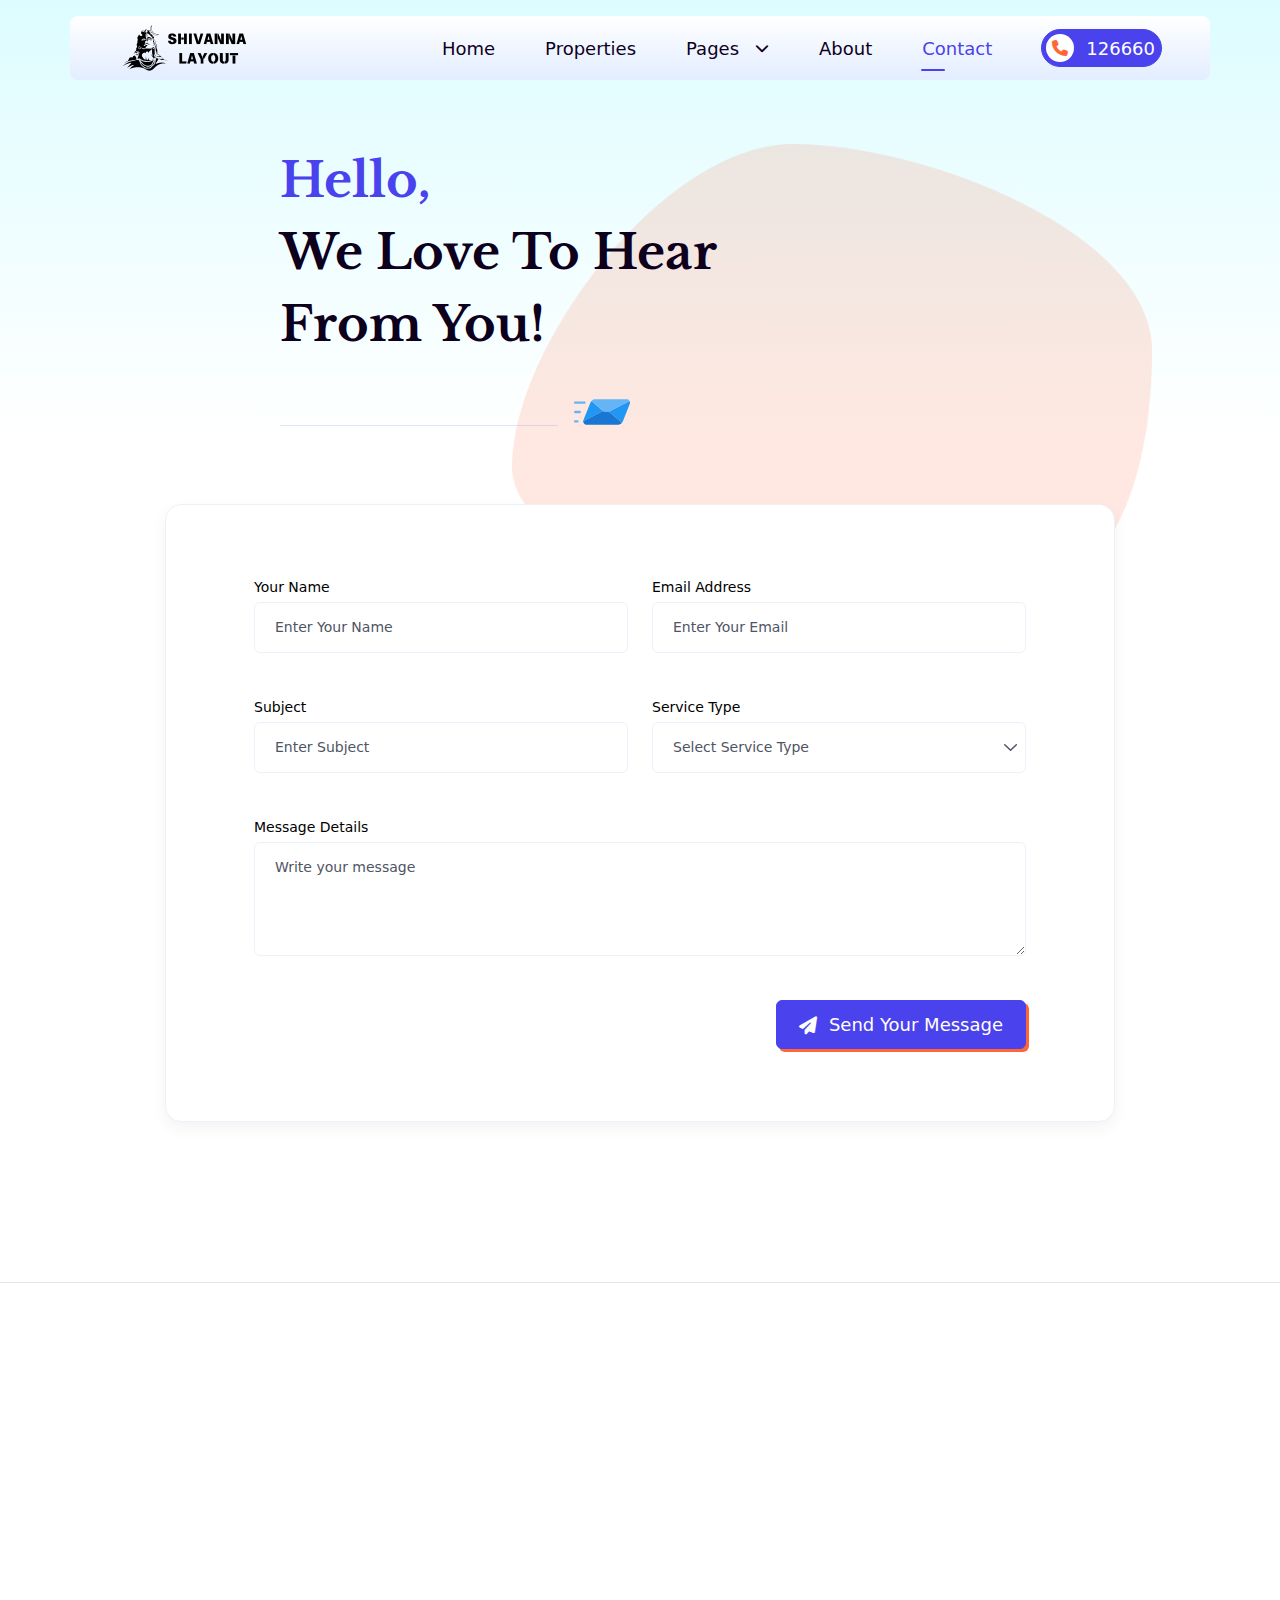
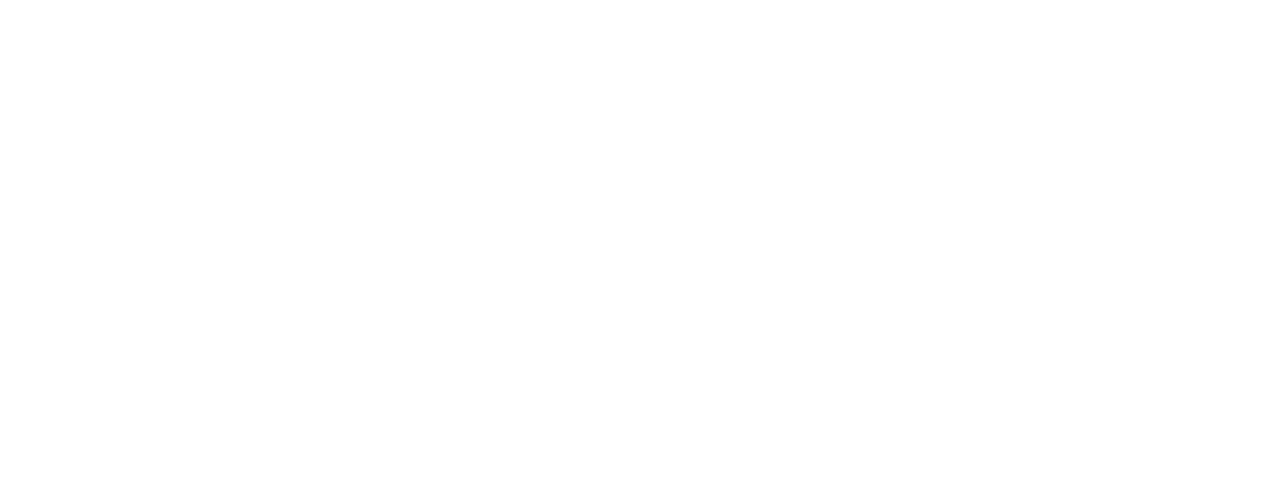
<file: contact-us.html>
<!DOCTYPE html>
<html lang="zxx">
  <head>
    <meta charset="UTF-8" />
    <meta name="viewport" content="width=device-width, initial-scale=1.0" />
    <title>Contact Us | UPSide Real Estate - HTML Template</title>
    <!-- favicon -->
    <link
      rel="apple-touch-icon"
      sizes="57x57"
      href="assets/favicon/apple-icon-57x57.png"
    />
    <link
      rel="apple-touch-icon"
      sizes="60x60"
      href="assets/favicon/apple-icon-60x60.png"
    />
    <link
      rel="apple-touch-icon"
      sizes="72x72"
      href="assets/favicon/apple-icon-72x72.png"
    />
    <link
      rel="apple-touch-icon"
      sizes="76x76"
      href="assets/favicon/apple-icon-76x76.png"
    />
    <link
      rel="apple-touch-icon"
      sizes="114x114"
      href="assets/favicon/apple-icon-114x114.png"
    />
    <link
      rel="apple-touch-icon"
      sizes="120x120"
      href="assets/favicon/apple-icon-120x120.png"
    />
    <link
      rel="apple-touch-icon"
      sizes="144x144"
      href="assets/favicon/apple-icon-144x144.png"
    />
    <link
      rel="apple-touch-icon"
      sizes="152x152"
      href="assets/favicon/apple-icon-152x152.png"
    />
    <link
      rel="apple-touch-icon"
      sizes="180x180"
      href="assets/favicon/apple-icon-180x180.png"
    />
    <link
      rel="icon"
      type="image/png"
      sizes="192x192"
      href="assets/favicon/android-icon-192x192.png"
    />
    <link
      rel="icon"
      type="image/png"
      sizes="32x32"
      href="assets/favicon/favicon-32x32.png"
    />
    <link
      rel="icon"
      type="image/png"
      sizes="96x96"
      href="assets/favicon/favicon-96x96.png"
    />
    <link
      rel="icon"
      type="image/png"
      sizes="16x16"
      href="assets/favicon/favicon-16x16.png"
    />
    <link rel="manifest" href="assets/favicon/manifest.json" />
    <meta name="msapplication-TileColor" content="#ffffff" />
    <meta
      name="msapplication-TileImage"
      content="assets/favicon/ms-icon-144x144.png"
    />
    <meta name="theme-color" content="#ffffff" />
    <!-- font awesome -->
    <link rel="stylesheet" href="libs/fontawesome/css/all.min.css" />
    <!-- animate.css -->
    <link rel="stylesheet" href="libs/animate.css/animate.min.css" />
    <!-- swiper js -->
    <link rel="stylesheet" href="libs/swiper/swiper-bundle.min.css" />
    <!-- custom styles -->
    <link rel="stylesheet" href="styles/main.css" />
  </head>
  <body class="page-contact-us">
    <!--========= App Loader: START =========-->
    <div id="appLoader" class="app-loader">
      <i class="fa-solid fa-spinner fa-spin-pulse"></i>
    </div>
    <!--========= App Loader: END =========-->

    <!--========= App: START =========-->
    <div id="app">
      <!--========= Header Main: START =========-->
      <header
        id="headerMain"
        class="header-main wow animate__fadeInDown"
        data-wow-duration="1s"
      >
        <nav class="navbar-main">
          <div class="container">
            <a
              href="index-2.html"
              class="navbar-brand"
              aria-label="UpSide Housing Logo"
            >
              <img
                src="assets/images/brand-logo.png"
                alt="UpSide Housing"
                width="138"
                height="48"
              />
            </a>
            <button
              type="button"
              class="navbar-toggle"
              data-toggle="navbar"
              data-target="#navbarCollapse"
              aria-controls="navbarCollapse"
              aria-label="Navbar toggler"
            >
              <span></span><span></span><span></span>
            </button>
            <div id="navbarCollapse" class="navbar-collapse">
              <ul class="navbar-nav">
                <li class="nav-item">
                  <a href="index-2.html" class="nav-link">Home</a>
                </li>
                <li class="nav-item">
                  <a href="property-listing.html" class="nav-link"
                    >Properties</a
                  >
                </li>
                <li class="nav-item dropdown">
                  <button type="button" class="nav-link dropdown-toggle">
                    Pages
                  </button>
                  <div class="dropdown-menu">
                    <ul class="list-dropdown">
                      <li>
                        <a href="index-2.html" class="dropdown-link">Home</a>
                      </li>
                      <li>
                        <a href="property-listing.html" class="dropdown-link"
                          >Property Listing</a
                        >
                      </li>
                      <li>
                        <a href="property-details.html" class="dropdown-link"
                          >Property Details</a
                        >
                      </li>
                      <li>
                        <a href="about-us.html" class="dropdown-link"
                          >About Us</a
                        >
                      </li>
                      <li>
                        <a href="contact-us.html" class="dropdown-link"
                          >Contact Us</a
                        >
                      </li>
                    </ul>
                  </div>
                </li>
                <li class="nav-item">
                  <a href="about-us.html" class="nav-link">About</a>
                </li>
                <li class="nav-item active">
                  <a href="contact-us.html" class="nav-link">Contact</a>
                </li>
                <li class="nav-item nav-item-cta">
                  <a href="tel:126660" class="btn btn-primary btn-cta">
                    <span class="icon">
                      <i class="fa-solid fa-phone"></i>
                    </span>
                    126660
                  </a>
                </li>
              </ul>
            </div>
          </div>
        </nav>
      </header>
      <!--========= Header Main: END =========-->

      <!--========= Main Sections: START =========-->
      <main class="main-sections">
        <!--========= Hero Section: START =========-->
        <section class="hero-section">
          <div
            class="bg-holder wow animate__zoomIn"
            data-wow-duration="1s"
            style="background-image: url('assets/images/graphics/blop-4.png')"
          ></div>
          <!-- bg-holder -->
          <div class="container">
            <div class="inner-content">
              <div class="row justify-content-center justify-content-lg-start">
                <div class="col-10 col-sm-8">
                  <h1
                    class="h1 section-title wow animate__fadeInUp"
                    data-wow-duration="1s"
                  >
                    <span>Hello,</span>
                    We Love to Hear From You!
                  </h1>
                  <div
                    class="mail-divider wow animate__fadeInLeft"
                    data-wow-duration="1s"
                  >
                    <span class="line"></span>
                    <span class="icon">
                      <svg
                        width="56"
                        height="56"
                        viewBox="0 0 56 56"
                        fill="none"
                        xmlns="http://www.w3.org/2000/svg"
                      >
                        <path
                          d="M10.5 19.8333H1.16667C0.857247 19.8333 0.560501 19.7104 0.341709 19.4916C0.122916 19.2728 0 18.9761 0 18.6667C0 18.3572 0.122916 18.0605 0.341709 17.8417C0.560501 17.6229 0.857247 17.5 1.16667 17.5H10.5C10.8094 17.5 11.1062 17.6229 11.325 17.8417C11.5438 18.0605 11.6667 18.3572 11.6667 18.6667C11.6667 18.9761 11.5438 19.2728 11.325 19.4916C11.1062 19.7104 10.8094 19.8333 10.5 19.8333Z"
                          fill="#64B5F6"
                        />
                        <path
                          d="M3.5 38.5H1.16667C0.857247 38.5 0.560501 38.3771 0.341709 38.1583C0.122916 37.9395 0 37.6428 0 37.3333C0 37.0239 0.122916 36.7272 0.341709 36.5084C0.560501 36.2896 0.857247 36.1667 1.16667 36.1667H3.5C3.80942 36.1667 4.10617 36.2896 4.32496 36.5084C4.54375 36.7272 4.66667 37.0239 4.66667 37.3333C4.66667 37.6428 4.54375 37.9395 4.32496 38.1583C4.10617 38.3771 3.80942 38.5 3.5 38.5Z"
                          fill="#64B5F6"
                        />
                        <path
                          d="M5.83333 29.1667H1.16667C0.857247 29.1667 0.560501 29.0438 0.341709 28.825C0.122916 28.6062 0 28.3094 0 28C0 27.6906 0.122916 27.3938 0.341709 27.175C0.560501 26.9563 0.857247 26.8333 1.16667 26.8333H5.83333C6.14275 26.8333 6.4395 26.9563 6.65829 27.175C6.87708 27.3938 7 27.6906 7 28C7 28.3094 6.87708 28.6062 6.65829 28.825C6.4395 29.0438 6.14275 29.1667 5.83333 29.1667Z"
                          fill="#64B5F6"
                        />
                        <path
                          d="M55.5568 16.9633L35.6535 27.3467C35.3735 27.4633 35.1168 27.58 34.8368 27.6733L47.0401 37.9867L47.9268 38.7333C48.3217 38.2671 48.6371 37.7389 48.8601 37.17L55.7435 19.9733C55.9387 19.4894 56.0232 18.968 55.991 18.4472C55.9587 17.9264 55.8103 17.4194 55.5568 16.9633ZM17.5935 16.94C17.0532 17.4762 16.6318 18.1202 16.3568 18.83L9.47346 36.0267C9.31907 36.4216 9.2323 36.8396 9.2168 37.2633L10.5235 36.5867L28.9801 26.9267C28.7768 26.808 28.5819 26.6754 28.3968 26.53L17.5935 16.94Z"
                          fill="#2196F3"
                        />
                        <path
                          d="M55.5571 16.9633L35.6537 27.3467C35.3737 27.4633 35.1171 27.58 34.8371 27.6733C33.8662 27.9883 32.8377 28.0847 31.8252 27.9556C30.8127 27.8265 29.8412 27.4752 28.9804 26.9267C28.7771 26.808 28.5822 26.6754 28.3971 26.53L17.5938 16.94C18.1309 16.3735 18.779 15.9238 19.4975 15.6187C20.2161 15.3136 20.9898 15.1597 21.7704 15.1667H52.5004C53.0718 15.1677 53.6341 15.3086 54.1385 15.577C54.6428 15.8455 55.0738 16.2333 55.3937 16.7067C55.4404 16.8 55.5104 16.87 55.5571 16.9633Z"
                          fill="#64B5F6"
                        />
                        <path
                          d="M47.9263 38.7333C47.3811 39.3927 46.6966 39.923 45.9219 40.2861C45.1473 40.6492 44.3018 40.8361 43.4463 40.8333H12.7163C12.2512 40.8315 11.7912 40.7375 11.3628 40.5565C10.9344 40.3756 10.5461 40.1115 10.2206 39.7794C9.89501 39.4473 9.6386 39.0539 9.4662 38.622C9.29381 38.1901 9.20885 37.7283 9.21627 37.2633L10.5229 36.5867L28.9796 26.9267C29.8404 27.4752 30.8118 27.8265 31.8243 27.9556C32.8369 28.0847 33.8654 27.9883 34.8363 27.6733L47.0396 37.9867L47.9263 38.7333Z"
                          fill="#1976D2"
                        />
                      </svg>
                    </span>
                  </div>
                </div>
              </div>
            </div>
          </div>
        </section>
        <!--========= Hero Section: END =========-->

        <!--========= Contact Form: START =========-->
        <div
          class="contact-form section wow animate__fadeInUp"
          data-wow-duration="1s"
        >
          <div class="container">
            <div class="card">
              <div class="card-body">
                <div class="row g-4 justify-content-end">
                  <div class="col-md-6">
                    <div class="form-group">
                      <label for="name" class="form-label">Your Name</label>
                      <input
                        type="text"
                        name="name"
                        id="name"
                        class="form-control"
                        placeholder="Enter Your Name"
                      />
                    </div>
                  </div>
                  <div class="col-md-6">
                    <div class="form-group">
                      <label for="email" class="form-label"
                        >Email Address</label
                      >
                      <input
                        type="email"
                        name="email"
                        id="email"
                        class="form-control"
                        placeholder="Enter Your Email"
                      />
                    </div>
                  </div>
                  <div class="col-md-6">
                    <div class="form-group">
                      <label for="subject" class="form-label">Subject</label>
                      <input
                        type="email"
                        name="subject"
                        id="subject"
                        class="form-control"
                        placeholder="Enter Subject"
                      />
                    </div>
                  </div>
                  <div class="col-md-6">
                    <div class="form-group">
                      <label for="serviceType" class="form-label"
                        >Service Type</label
                      >
                      <select
                        name="serviceType"
                        id="serviceType"
                        class="form-select"
                      >
                        <option value="0" hidden selected>
                          Select Service Type
                        </option>
                        <option value="1">Service 1</option>
                        <option value="2">Service 2</option>
                        <option value="3">Service 3</option>
                        <option value="4">Service 4</option>
                      </select>
                    </div>
                  </div>
                  <div class="col-12">
                    <div class="form-group">
                      <label for="message" class="form-label"
                        >Message Details</label
                      >
                      <textarea
                        name="message"
                        id="message"
                        rows="4"
                        class="form-control"
                        placeholder="Write your message"
                      ></textarea>
                    </div>
                  </div>
                  <div class="col-12 text-end">
                    <button
                      type="submit"
                      class="btn btn-lg btn-primary btn-shadow"
                    >
                      <i class="fa-solid fa-paper-plane"></i>
                      Send Your Message
                    </button>
                  </div>
                </div>
              </div>
            </div>
          </div>
        </div>
        <!--========= Contact Form: END =========-->

        <!--========= Contact Info: START =========-->
        <section class="contact-info section">
          <div class="container">
            <div class="inner-content">
              <div class="row g-3">
                <div
                  class="col-md-6 col-lg-4 wow animate__fadeInLeft"
                  data-wow-duration="1s"
                >
                  <div class="contact-info-item">
                    <span class="icon">
                      <svg
                        width="54"
                        height="63"
                        viewBox="0 0 54 63"
                        fill="none"
                        xmlns="http://www.w3.org/2000/svg"
                      >
                        <g clip-path="url(#clip0_352_2976)">
                          <path
                            d="M26.5083 23.5636H30.4356V27.4909H32.3011L36.4247 23.5636H52.1338C52.7229 23.5636 53.1156 23.1709 53.1156 22.5818V1.96363C53.1156 1.37454 52.7229 0.981812 52.1338 0.981812H23.5629C22.9738 0.981812 22.5811 1.37454 22.5811 1.96363V5.8909"
                            stroke="#4A42EC"
                            stroke-width="2"
                            stroke-miterlimit="10"
                          />
                          <path
                            d="M33.3809 12.7637H35.3445"
                            stroke="#4A42EC"
                            stroke-width="2"
                            stroke-miterlimit="10"
                          />
                          <path
                            d="M37.3086 12.7637H39.2722"
                            stroke="#4A42EC"
                            stroke-width="2"
                            stroke-miterlimit="10"
                          />
                          <path
                            d="M41.2354 12.7637H43.199"
                            stroke="#4A42EC"
                            stroke-width="2"
                            stroke-miterlimit="10"
                          />
                          <path
                            d="M22.9746 23.9563V29.4545L31.0255 31.909C32.0073 32.2036 32.891 32.7927 33.6764 33.4799C34.7564 34.6581 35.3455 36.1308 35.3455 37.7018V39.2727"
                            stroke="#4A42EC"
                            stroke-width="2"
                            stroke-miterlimit="10"
                          />
                          <path
                            d="M17.8687 26.1163C18.4578 26.3127 19.1451 26.3127 19.7342 26.1163C21.1087 25.7236 22.3851 24.9381 23.3669 23.8581C24.3487 22.7781 25.036 21.4036 25.3305 19.9309L25.4287 19.5381C25.5269 19.0472 25.5269 18.5563 25.5269 18.0654V15.1199V14.629C25.5269 10.8981 22.4833 7.85449 18.7524 7.85449C15.0214 7.85449 11.9778 10.8981 11.9778 14.629V17.9672C11.9778 18.4581 11.9778 18.949 12.076 19.4399L12.1742 19.8327C12.4687 21.3054 13.156 22.6799 14.1378 23.7599L14.5305 24.1527V25.9199V29.4545L4.90872 32.3999C3.14145 32.8909 1.96326 34.3636 1.7669 36.0327L0.981445 42.5127V51.7418C0.981445 53.7054 2.65054 55.3745 4.61417 55.3745H21.4033"
                            stroke="#4A42EC"
                            stroke-width="2"
                            stroke-miterlimit="10"
                          />
                          <path
                            d="M14.334 29.5527V33.1855H15.7085L18.3594 31.2218H19.3413L21.5994 33.1855H22.974V29.5527"
                            stroke="#4A42EC"
                            stroke-width="2"
                            stroke-miterlimit="10"
                          />
                          <path
                            d="M18.6543 35.149V37.309"
                            stroke="#4A42EC"
                            stroke-width="2"
                            stroke-miterlimit="10"
                          />
                          <path
                            d="M7.85449 54.7854V62.8363"
                            stroke="#4A42EC"
                            stroke-width="2"
                            stroke-miterlimit="10"
                          />
                          <path
                            d="M23.5634 48.109L18.6543 43.2"
                            stroke="#4A42EC"
                            stroke-width="2"
                            stroke-miterlimit="10"
                          />
                          <path
                            d="M7.85449 41.2363V49.0909H23.3672"
                            stroke="#4A42EC"
                            stroke-width="2"
                            stroke-miterlimit="10"
                          />
                          <path
                            d="M37.3085 61.8545H32.3994V58.2218L33.3812 56.9454H39.2721V58.9091L37.3085 61.8545Z"
                            stroke="#4A42EC"
                            stroke-width="2"
                            stroke-miterlimit="10"
                          />
                          <path
                            d="M36.9162 56.749L41.138 42.6109L40.9416 42.2181H25.5271L19.7344 61.6581L19.9307 61.8545H29.4544"
                            stroke="#4A42EC"
                            stroke-width="2"
                            stroke-miterlimit="10"
                          />
                        </g>
                        <defs>
                          <clipPath id="clip0_352_2976">
                            <rect width="54" height="62.8364" fill="white" />
                          </clipPath>
                        </defs>
                      </svg>
                    </span>
                    <div>
                      <h4 class="h5">Chat With Agent!</h4>
                      <p class="contact-info-desc">
                        Our Real-estate Company Agent will help you for any type
                        of properties information very smoothly.
                      </p>
                    </div>
                  </div>
                </div>
                <div
                  class="col-md-6 col-lg-4 wow animate__fadeInUp"
                  data-wow-duration="1s"
                >
                  <div class="contact-info-item">
                    <span class="icon">
                      <svg
                        width="58"
                        height="56"
                        viewBox="0 0 58 56"
                        fill="none"
                        xmlns="http://www.w3.org/2000/svg"
                      >
                        <path
                          d="M35.0018 36.8583L26.9576 45.2119L19.0166 36.8583C19.0166 36.8583 8.60037 39.4365 5.71271 40.1585C2.82505 40.8804 2 47.5839 2 52.3279"
                          stroke="#4A42EC"
                          stroke-width="2.5"
                          stroke-miterlimit="10"
                          stroke-linecap="round"
                          stroke-linejoin="round"
                        />
                        <path
                          d="M37.1676 9.42541C35.8269 3.03131 29.639 2 26.7514 2C23.1418 2 17.2633 2.82505 16.3352 10.4567C15.6132 16.3352 18.2946 23.8637 20.2541 26.442C22.523 29.2265 24.4825 30.6703 27.267 30.6703C29.8453 30.6703 31.5985 29.4328 33.8674 26.0295C35.93 22.8324 38.302 14.7882 37.1676 9.42541Z"
                          stroke="#4A42EC"
                          stroke-width="2.5"
                          stroke-miterlimit="10"
                          stroke-linecap="round"
                          stroke-linejoin="round"
                        />
                        <path
                          d="M50.0584 42.5304C50.0584 42.5304 49.749 39.4365 46.655 39.1271C44.4893 38.9208 42.7361 40.7772 42.7361 43.1492C42.7361 45.6243 43.8705 47.9963 46.4488 47.9963C49.0271 47.9963 50.1615 46.3462 50.1615 44.6961C50.1615 46.3462 51.0897 47.9963 52.946 47.9963C54.8024 47.9963 56.5556 45.6243 55.8337 40.2615C55.318 35.8269 51.0897 33.0424 46.2425 33.0424C41.4985 33.0424 36.6514 36.2394 36.6514 43.4586C36.6514 50.4714 41.7048 53.6685 45.83 53.9779C49.749 54.2873 52.6366 53.1528 54.0805 51.3996"
                          stroke="#4A42EC"
                          stroke-width="2.5"
                          stroke-miterlimit="10"
                          stroke-linecap="round"
                          stroke-linejoin="round"
                        />
                      </svg>
                    </span>
                    <div>
                      <h4 class="h5">Contact By</h4>
                      <p class="contact-info-desc">
                        <a href="mailto:sales@upside-realestate.com">
                          sales@upside-realestate.com
                        </a>
                        <a
                          href="mailto:office@upside-realestate.com
                          "
                        >
                          office@upside-realestate.com
                        </a>
                        <a href="tel:+1800-555-0000"> Sales: +1800-555-0000 </a>
                        <a href="tel:+1800-555-0000"> Care: +1800-555-0000 </a>
                      </p>
                    </div>
                  </div>
                </div>
                <div
                  class="col-lg-4 wow animate__fadeInRight"
                  data-wow-duration="1s"
                >
                  <div class="contact-info-item">
                    <span class="icon">
                      <svg
                        width="54"
                        height="51"
                        viewBox="0 0 54 51"
                        fill="none"
                        xmlns="http://www.w3.org/2000/svg"
                      >
                        <path
                          d="M32.7006 17.3893C32.7006 23.9928 42.2208 34.8318 42.6251 35.2938C42.7154 35.3962 42.8265 35.4783 42.951 35.5345C43.0755 35.5906 43.2105 35.6197 43.3471 35.6197C43.4836 35.6197 43.6186 35.5906 43.7431 35.5345C43.8676 35.4783 43.9787 35.3962 44.069 35.2938C44.4733 34.8125 53.9983 23.9928 53.9983 17.3893C54.0284 15.9719 53.7753 14.5627 53.2536 13.2443C52.732 11.9259 51.9525 10.725 50.9606 9.71187C49.9688 8.69874 48.7847 7.89382 47.4778 7.3443C46.1708 6.79478 44.7673 6.51172 43.3495 6.51172C41.9317 6.51172 40.5281 6.79478 39.2212 7.3443C37.9142 7.89382 36.7301 8.69874 35.7383 9.71187C34.7465 10.725 33.9669 11.9259 33.4453 13.2443C32.9237 14.5627 32.6705 15.9719 32.7006 17.3893ZM43.3471 8.66333C45.6606 8.66588 47.8786 9.58604 49.5145 11.2219C51.1504 12.8578 52.0705 15.0758 52.0731 17.3893C52.0731 22.2938 45.5562 30.5241 43.3471 33.1713C41.1379 30.5241 34.6259 22.2986 34.6259 17.3893C34.6271 15.0763 35.5462 12.8583 37.1814 11.2222C38.8165 9.5862 41.034 8.66588 43.3471 8.66333Z"
                          fill="#4A42EC"
                        />
                        <path
                          d="M46.0799 36.733C45.8615 36.602 45.6001 36.5629 45.3529 36.6242C45.1057 36.6856 44.893 36.8424 44.7611 37.0603C42.9052 40.1255 40.3567 42.7131 37.3201 44.6155C34.2835 46.5179 30.8433 47.6821 27.2754 48.0147C29.7108 45.0355 34.2784 38.5042 35.6164 29.8744C35.656 29.6192 35.5925 29.3586 35.44 29.1501C35.2874 28.9416 35.0583 28.8022 34.803 28.7626C34.5477 28.7231 34.2871 28.7865 34.0786 28.9391C33.8701 29.0916 33.7308 29.3207 33.6912 29.576C32.305 38.6678 26.9529 45.4831 25.0277 47.6489C22.8763 45.1847 16.3643 36.8389 15.9841 25.9903H31.766C32.0213 25.9903 32.2661 25.8889 32.4466 25.7084C32.6272 25.5279 32.7286 25.283 32.7286 25.0277C32.7286 24.7724 32.6272 24.5276 32.4466 24.3471C32.2661 24.1665 32.0213 24.0651 31.766 24.0651H15.9841C16.3643 13.1925 22.8811 4.84672 25.0277 2.40651C27.2989 5.03201 29.2148 7.9448 30.7264 11.07C30.8051 11.2329 30.9281 11.3703 31.0813 11.4665C31.2345 11.5627 31.4118 11.6138 31.5927 11.6138C31.7379 11.6147 31.8812 11.5818 32.0114 11.5176C32.2411 11.4064 32.4173 11.2087 32.5012 10.9677C32.5852 10.7267 32.57 10.4623 32.459 10.2325C31.0478 7.31265 29.3018 4.56682 27.2562 2.05035C30.9096 2.39827 34.4266 3.61625 37.5127 5.60236C37.7278 5.74086 37.9891 5.78825 38.2391 5.73409C38.4892 5.67993 38.7074 5.52867 38.8459 5.31358C38.9844 5.09849 39.0318 4.83719 38.9777 4.58717C38.9235 4.33714 38.7722 4.11887 38.5572 3.98037C34.5238 1.38039 29.8264 -0.00158894 25.0277 1.37099e-06C18.39 1.37099e-06 12.0241 2.63684 7.33045 7.33045C2.63684 12.0241 0 18.39 0 25.0277C0 31.6655 2.63684 38.0314 7.33045 42.725C12.0241 47.4186 18.39 50.0555 25.0277 50.0555C29.3226 50.071 33.5484 48.974 37.2934 46.8712C41.0383 44.7685 44.1749 41.7317 46.3976 38.0566C46.5309 37.8389 46.5724 37.5772 46.5128 37.329C46.4532 37.0808 46.2975 36.8664 46.0799 36.733ZM22.7897 2.03591C19.9885 5.44353 14.3861 13.539 14.0588 24.0651H1.94928C2.18785 18.4991 4.42727 13.2061 8.25597 9.159C12.0847 5.1119 17.2454 2.58259 22.7897 2.03591ZM1.94928 25.9903H14.0588C14.3861 36.5164 19.9885 44.6119 22.7897 48.0196C17.2454 47.4729 12.0847 44.9436 8.25597 40.8965C4.42727 36.8494 2.18785 31.5564 1.94928 25.9903Z"
                          fill="#4A42EC"
                        />
                        <path
                          d="M43.3179 22.14C44.2698 22.14 45.2004 21.8577 45.9919 21.3288C46.7834 20.8 47.4003 20.0483 47.7646 19.1688C48.1288 18.2893 48.2242 17.3216 48.0385 16.388C47.8527 15.4543 47.3943 14.5967 46.7212 13.9236C46.0481 13.2505 45.1905 12.7921 44.2569 12.6064C43.3232 12.4207 42.3555 12.516 41.476 12.8803C40.5966 13.2446 39.8449 13.8615 39.316 14.653C38.7872 15.4445 38.5049 16.375 38.5049 17.3269C38.5049 18.6034 39.012 19.8277 39.9146 20.7303C40.8172 21.6329 42.0414 22.14 43.3179 22.14ZM43.3179 14.4391C43.8891 14.4391 44.4474 14.6085 44.9223 14.9258C45.3972 15.2431 45.7673 15.6941 45.9859 16.2218C46.2045 16.7495 46.2617 17.3301 46.1502 17.8903C46.0388 18.4505 45.7638 18.9651 45.3599 19.3689C44.956 19.7728 44.4415 20.0478 43.8813 20.1593C43.3211 20.2707 42.7405 20.2135 42.2128 19.9949C41.6851 19.7764 41.2341 19.4062 40.9168 18.9313C40.5995 18.4564 40.4301 17.8981 40.4301 17.3269C40.4301 16.561 40.7343 15.8265 41.2759 15.285C41.8175 14.7434 42.552 14.4391 43.3179 14.4391Z"
                          fill="#4A42EC"
                        />
                      </svg>
                    </span>
                    <div>
                      <h4 class="h5">Our Address</h4>
                      <p class="contact-info-desc">
                        10845 Griffith Peak Dr, <br />
                        Las Vegas, NV 89135 <br />
                        Dallas, USA
                      </p>
                    </div>
                  </div>
                </div>
              </div>
            </div>
          </div>
        </section>
        <!--========= Contact Info: END =========-->
      </main>
      <!--========= Main Sections: END =========-->

      <!--========= Footer Main: START =========-->
      <footer class="footer-main wow animate__fadeInUp" data-wow-duration="1s">
        <!--========= Footer Widgets: START =========-->
        <section class="footer-widgets">
          <div class="container">
            <div class="grid">
              <div class="grid-item">
                <h2 class="h4 text-uppercase">About Us</h2>
                <p class="footer-text">
                  UPSIde is committed to delivering a high level of expertise,
                  customer service, and attention to detail to the marketing and
                  sales of luxury real estate, and rental properties.
                </p>
                <ul class="list-social">
                  <li>
                    <a href="https://facebook.com/" class="social-link">
                      <i class="fa-brands fa-facebook-f"></i>
                    </a>
                  </li>
                  <li>
                    <a href="https://twitter.com/" class="social-link">
                      <i class="fa-brands fa-twitter"></i>
                    </a>
                  </li>
                  <li>
                    <a href="https://facebook.com/" class="social-link">
                      <i class="fa-brands fa-linkedin-in"></i>
                    </a>
                  </li>
                  <li>
                    <a href="https://facebook.com/" class="social-link">
                      <i class="fa-brands fa-instagram"></i>
                    </a>
                  </li>
                </ul>
              </div>
              <div class="grid-item">
                <h2 class="h4 text-uppercase">Contact</h2>
                <ul class="list-contact">
                  <li>
                    <address>
                      10845 Griffith Peak Dr, Las Vegas, NV 89135
                    </address>
                  </li>
                  <li>
                    <a href="tel:+1800-555-0000">+1800-555-0000</a>
                  </li>
                  <li>
                    <a href="tel:+1800-555-0000">+1800-555-0000</a>
                  </li>
                  <li>
                    <a href="mailto:office@realestate.com"
                      >office@realestate.com</a
                    >
                  </li>
                </ul>
              </div>
              <div class="grid-item">
                <h2 class="h4 text-uppercase">Popular Properties</h2>
                <ul class="list-property">
                  <li>
                    <a
                      href="property-details.html"
                      aria-label="Property Detils Link"
                      class="list-property-item"
                    >
                      <div class="img-wrapper">
                        <img
                          src="assets/images/footer/property-img.png"
                          width="86"
                          height="78"
                          alt=""
                        />
                      </div>
                      <div>
                        <h5 class="h5">Amazing Furnished Apartment's</h5>
                        <p class="property-price">$15000.00</p>
                      </div>
                    </a>
                  </li>
                  <li>
                    <a
                      href="property-details.html"
                      aria-label="Property Detils Link"
                      class="list-property-item"
                    >
                      <div class="img-wrapper">
                        <img
                          src="assets/images/footer/property-img.png"
                          width="86"
                          height="78"
                          alt=""
                        />
                      </div>
                      <div>
                        <h5 class="h5">Amazing Furnished Apartment's</h5>
                        <p class="property-price">$15000.00</p>
                      </div>
                    </a>
                  </li>
                </ul>
              </div>
            </div>
          </div>
        </section>
        <!--========= Footer Widgets: END =========-->

        <!--========= Footer Copyright: START =========-->
        <div class="footer-copyright">
          <div class="container">
            <p>Copyright UPSide Real-Estate. All Rights Reserved.</p>
          </div>
        </div>
        <!--========= Footer Copyright: END =========-->
      </footer>
      <!--========= Footer Main: END =========-->
    </div>
    <!--========= App: END =========-->

    <!-- wowjs -->
    <script src="libs/wowjs/wow.min.js"></script>
    <!-- swiper js -->
    <script src="libs/swiper/swiper-bundle.min.js"></script>
    <!-- custom scripts -->
    <script src="scripts/main.js"></script>
  </body>

  <!-- Mirrored from tanjilahmed.com/upside_real_estate_html_template/contact-us.html by HTTrack Website Copier/3.x [XR&CO'2014], Fri, 10 May 2024 13:01:41 GMT -->
</html>
</file>
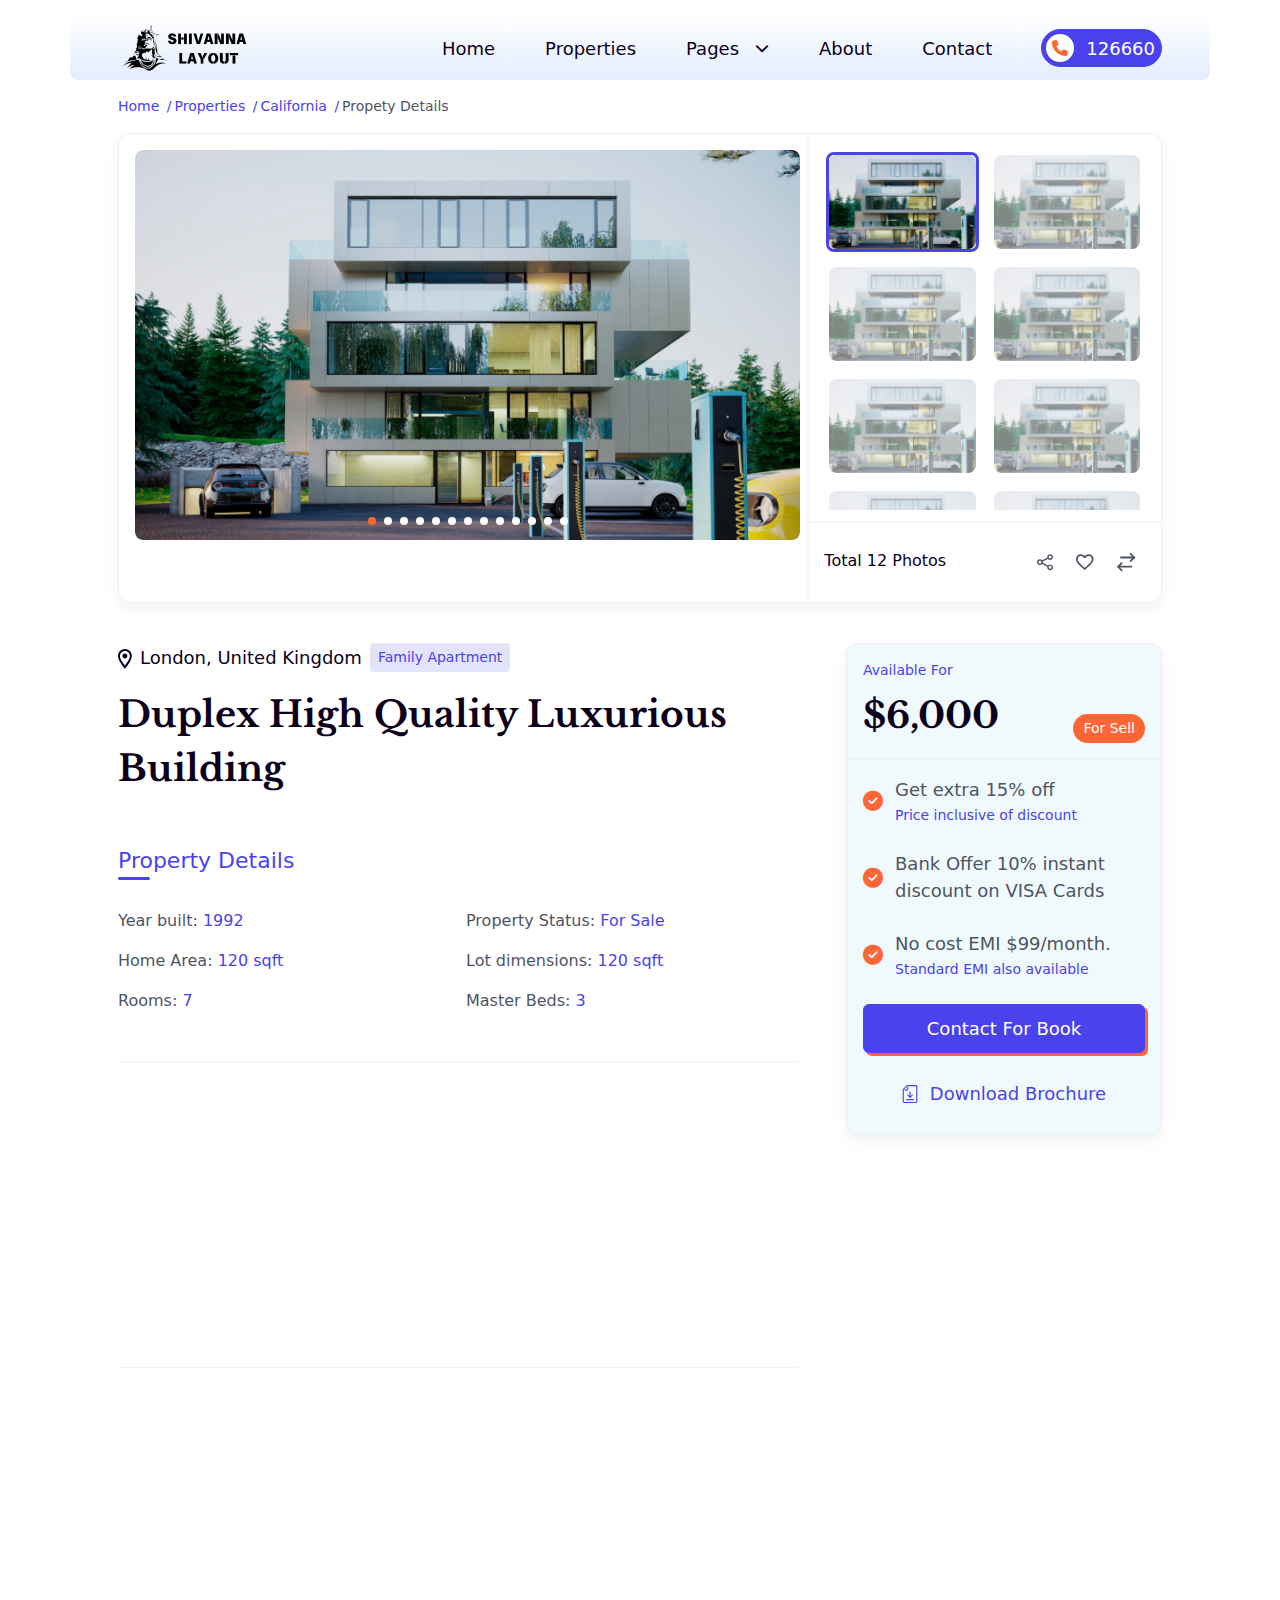
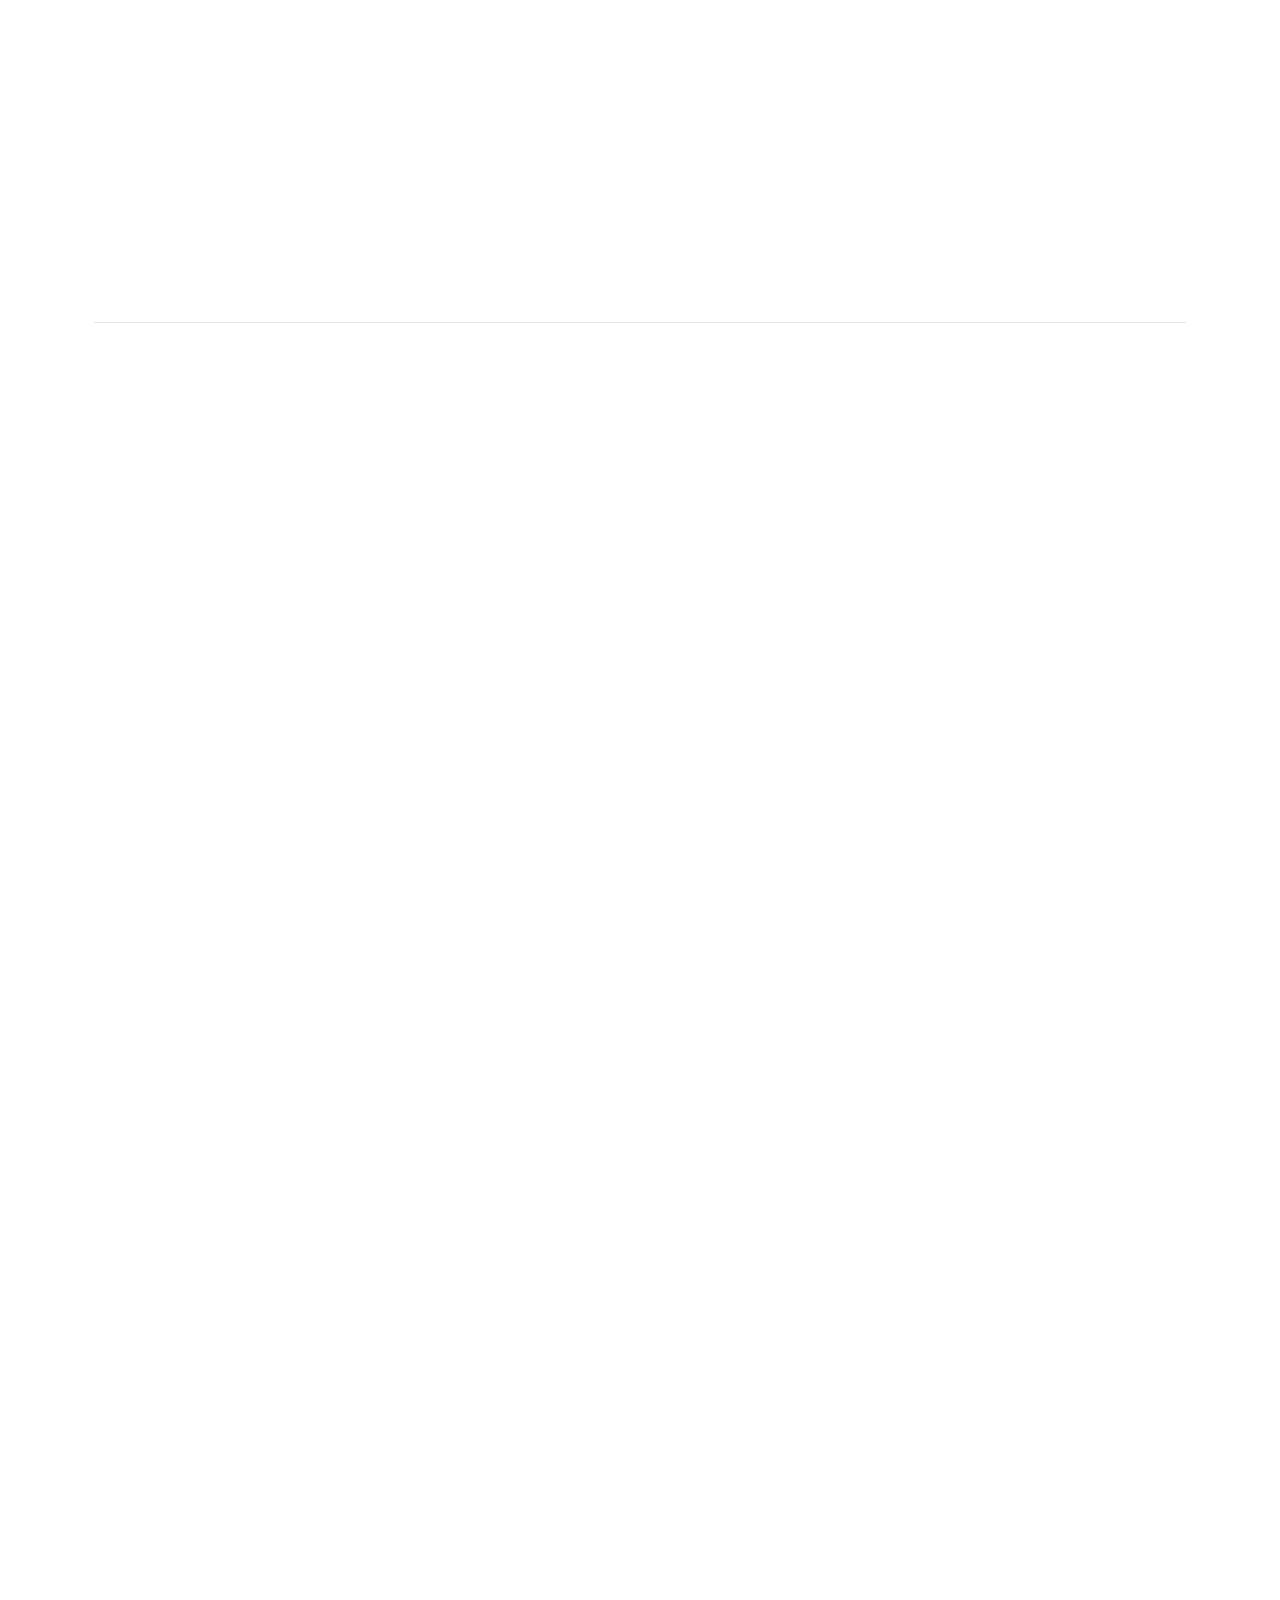
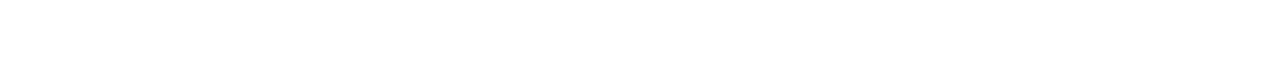
<file: property-details.html>
<!DOCTYPE html>
<html lang="zxx">
  
<!-- Mirrored from tanjilahmed.com/upside_real_estate_html_template/property-details.html by HTTrack Website Copier/3.x [XR&CO'2014], Fri, 10 May 2024 13:01:39 GMT -->
<head>
    <meta charset="UTF-8" >
    <meta name="viewport" content="width=device-width, initial-scale=1.0" >
    <title>Property Detials | UPSide Real Estate - HTML Template</title>
    <!-- favicon -->
    <link
      rel="apple-touch-icon"
      sizes="57x57"
      href="assets/favicon/apple-icon-57x57.png"
    >
    <link
      rel="apple-touch-icon"
      sizes="60x60"
      href="assets/favicon/apple-icon-60x60.png"
    >
    <link
      rel="apple-touch-icon"
      sizes="72x72"
      href="assets/favicon/apple-icon-72x72.png"
    >
    <link
      rel="apple-touch-icon"
      sizes="76x76"
      href="assets/favicon/apple-icon-76x76.png"
    >
    <link
      rel="apple-touch-icon"
      sizes="114x114"
      href="assets/favicon/apple-icon-114x114.png"
    >
    <link
      rel="apple-touch-icon"
      sizes="120x120"
      href="assets/favicon/apple-icon-120x120.png"
    >
    <link
      rel="apple-touch-icon"
      sizes="144x144"
      href="assets/favicon/apple-icon-144x144.png"
    >
    <link
      rel="apple-touch-icon"
      sizes="152x152"
      href="assets/favicon/apple-icon-152x152.png"
    >
    <link
      rel="apple-touch-icon"
      sizes="180x180"
      href="assets/favicon/apple-icon-180x180.png"
    >
    <link
      rel="icon"
      type="image/png"
      sizes="192x192"
      href="assets/favicon/android-icon-192x192.png"
    >
    <link
      rel="icon"
      type="image/png"
      sizes="32x32"
      href="assets/favicon/favicon-32x32.png"
    >
    <link
      rel="icon"
      type="image/png"
      sizes="96x96"
      href="assets/favicon/favicon-96x96.png"
    >
    <link
      rel="icon"
      type="image/png"
      sizes="16x16"
      href="assets/favicon/favicon-16x16.png"
    >
    <link rel="manifest" href="assets/favicon/manifest.json" >
    <meta name="msapplication-TileColor" content="#ffffff" >
    <meta
      name="msapplication-TileImage"
      content="assets/favicon/ms-icon-144x144.png"
    >
    <meta name="theme-color" content="#ffffff" >
    <!-- font awesome -->
    <link rel="stylesheet" href="libs/fontawesome/css/all.min.css" >
    <!-- animate.css -->
    <link rel="stylesheet" href="libs/animate.css/animate.min.css" >
    <!-- swiper js -->
    <link rel="stylesheet" href="libs/swiper/swiper-bundle.min.css" >
    <!-- custom styles -->
    <link rel="stylesheet" href="styles/main.css" >
  </head>
  <body class="page-property-details">
    <!--========= App Loader: START =========-->
    <div id="appLoader" class="app-loader">
      <i class="fa-solid fa-spinner fa-spin-pulse"></i>
    </div>
    <!--========= App Loader: END =========-->

    <!--========= App: START =========-->
    <div id="app">
      <!--========= Header Main: START =========-->
      <header
        id="headerMain"
        class="header-main wow animate__fadeInDown"
        data-wow-duration="1s"
      >
        <nav class="navbar-main">
          <div class="container">
            <a
              href="index-2.html"
              class="navbar-brand"
              aria-label="UpSide Housing Logo"
            >
              <img
                src="assets/images/brand-logo.png"
                alt="UpSide Housing"
                width="138"
                height="48"
              >
            </a>
            <button
              type="button"
              class="navbar-toggle"
              data-toggle="navbar"
              data-target="#navbarCollapse"
              aria-controls="navbarCollapse"
              aria-label="Navbar toggler"
            >
              <span></span><span></span><span></span>
            </button>
            <div id="navbarCollapse" class="navbar-collapse">
              <ul class="navbar-nav">
                <li class="nav-item">
                  <a href="index-2.html" class="nav-link">Home</a>
                </li>
                <li class="nav-item">
                  <a href="property-listing.html" class="nav-link"
                    >Properties</a
                  >
                </li>
                <li class="nav-item dropdown">
                  <button type="button" class="nav-link dropdown-toggle">
                    Pages
                  </button>
                  <div class="dropdown-menu">
                    <ul class="list-dropdown">
                      <li>
                        <a href="index-2.html" class="dropdown-link">Home</a>
                      </li>
                      <li>
                        <a href="property-listing.html" class="dropdown-link"
                          >Property Listing</a
                        >
                      </li>
                      <li>
                        <a href="property-details.html" class="dropdown-link"
                          >Property Details</a
                        >
                      </li>
                      <li>
                        <a href="about-us.html" class="dropdown-link"
                          >About Us</a
                        >
                      </li>
                      <li>
                        <a href="contact-us.html" class="dropdown-link"
                          >Contact Us</a
                        >
                      </li>
                    </ul>
                  </div>
                </li>
                <li class="nav-item">
                  <a href="about-us.html" class="nav-link">About</a>
                </li>
                <li class="nav-item">
                  <a href="contact-us.html" class="nav-link">Contact</a>
                </li>
                <li class="nav-item nav-item-cta">
                  <a href="tel:126660" class="btn btn-primary btn-cta">
                    <span class="icon">
                      <i class="fa-solid fa-phone"></i>
                    </span>
                    126660
                  </a>
                </li>
              </ul>
            </div>
          </div>
        </nav>
      </header>
      <!--========= Header Main: END =========-->

      <!--========= Main Sections: START =========-->
      <main class="main-sections">
        <!--========= Hero Section: START =========-->
        <div class="hero-section">
          <div class="container">
            <nav class="breadcrumb">
              <ul class="list-breadcrumb">
                <li class="wow animate__fadeInLeft" data-wow-duration="1.6s">
                  <a href="index-2.html" class="link link-primary"> Home </a>
                </li>
                <li class="wow animate__fadeInLeft" data-wow-duration="1.4s">
                  <a href="property-listing.html" class="link link-primary">
                    Properties
                  </a>
                </li>
                <li class="wow animate__fadeInLeft" data-wow-duration="1.2s">
                  <a href="property-listing.html" class="link link-primary">
                    California
                  </a>
                </li>
                <li class="wow animate__fadeInLeft" data-wow-duration="1s">
                  Propety Details
                </li>
              </ul>
            </nav>
            <div class="card">
              <div class="card-body">
                <div class="row g-4">
                  <div class="col-lg-8">
                    <div
                      class="swiper property-details-swiper wow animate__fadeInUp"
                      data-wow-duration="1s"
                    >
                      <div class="swiper-wrapper">
                        <div
                          class="swiper-slide wow animate__fadeInUp"
                          data-wow-duration="1s"
                        >
                          <img
                            src="assets/images/property-details/slides/property-slide-lg-01.png"
                            alt="thumbnail"
                            width="754"
                            height="442"
                            class="img-fluid"
                          >
                        </div>
                        <div
                          class="swiper-slide wow animate__fadeInUp"
                          data-wow-duration="1s"
                        >
                          <img
                            src="assets/images/property-details/slides/property-slide-lg-01.png"
                            alt="thumbnail"
                            width="754"
                            height="442"
                            class="img-fluid"
                          >
                        </div>
                        <div
                          class="swiper-slide wow animate__fadeInUp"
                          data-wow-duration="1s"
                        >
                          <img
                            src="assets/images/property-details/slides/property-slide-lg-01.png"
                            alt="thumbnail"
                            width="754"
                            height="442"
                            class="img-fluid"
                          >
                        </div>
                        <div
                          class="swiper-slide wow animate__fadeInUp"
                          data-wow-duration="1s"
                        >
                          <img
                            src="assets/images/property-details/slides/property-slide-lg-01.png"
                            alt="thumbnail"
                            width="754"
                            height="442"
                            class="img-fluid"
                          >
                        </div>
                        <div
                          class="swiper-slide wow animate__fadeInUp"
                          data-wow-duration="1s"
                        >
                          <img
                            src="assets/images/property-details/slides/property-slide-lg-01.png"
                            alt="thumbnail"
                            width="754"
                            height="442"
                            class="img-fluid"
                          >
                        </div>
                        <div
                          class="swiper-slide wow animate__fadeInUp"
                          data-wow-duration="1s"
                        >
                          <img
                            src="assets/images/property-details/slides/property-slide-lg-01.png"
                            alt="thumbnail"
                            width="754"
                            height="442"
                            class="img-fluid"
                          >
                        </div>
                        <div
                          class="swiper-slide wow animate__fadeInUp"
                          data-wow-duration="1s"
                        >
                          <img
                            src="assets/images/property-details/slides/property-slide-lg-01.png"
                            alt="thumbnail"
                            width="754"
                            height="442"
                            class="img-fluid"
                          >
                        </div>
                        <div
                          class="swiper-slide wow animate__fadeInUp"
                          data-wow-duration="1s"
                        >
                          <img
                            src="assets/images/property-details/slides/property-slide-lg-01.png"
                            alt="thumbnail"
                            width="754"
                            height="442"
                            class="img-fluid"
                          >
                        </div>
                        <div
                          class="swiper-slide wow animate__fadeInUp"
                          data-wow-duration="1s"
                        >
                          <img
                            src="assets/images/property-details/slides/property-slide-lg-01.png"
                            alt="thumbnail"
                            width="754"
                            height="442"
                            class="img-fluid"
                          >
                        </div>
                        <div
                          class="swiper-slide wow animate__fadeInUp"
                          data-wow-duration="1s"
                        >
                          <img
                            src="assets/images/property-details/slides/property-slide-lg-01.png"
                            alt="thumbnail"
                            width="754"
                            height="442"
                            class="img-fluid"
                          >
                        </div>
                        <div
                          class="swiper-slide wow animate__fadeInUp"
                          data-wow-duration="1s"
                        >
                          <img
                            src="assets/images/property-details/slides/property-slide-lg-01.png"
                            alt="thumbnail"
                            width="754"
                            height="442"
                            class="img-fluid"
                          >
                        </div>
                        <div
                          class="swiper-slide wow animate__fadeInUp"
                          data-wow-duration="1s"
                        >
                          <img
                            src="assets/images/property-details/slides/property-slide-lg-01.png"
                            alt="thumbnail"
                            width="754"
                            height="442"
                            class="img-fluid"
                          >
                        </div>
                        <div
                          class="swiper-slide wow animate__fadeInUp"
                          data-wow-duration="1s"
                        >
                          <img
                            src="assets/images/property-details/slides/property-slide-lg-01.png"
                            alt="thumbnail"
                            width="754"
                            height="442"
                            class="img-fluid"
                          >
                        </div>
                      </div>
                      <div class="swiper-pagination"></div>
                    </div>
                  </div>
                  <div class="col-lg-4">
                    <div class="property-details-slider-sidebar">
                      <div
                        class="property-details-thumbnail-list upside-scrollbar"
                      >
                        <div
                          class="property-details-thumbnail wow animate__fadeInUp"
                          data-wow-duration="1s"
                        >
                          <img
                            src="assets/images/property-details/slides/property-slide-sm-01.png"
                            alt="Thumbnail"
                            width="160"
                            height="98"
                            class="img-fluid"
                          >
                        </div>
                        <div
                          class="property-details-thumbnail wow animate__fadeInUp"
                          data-wow-duration="1.1s"
                        >
                          <img
                            src="assets/images/property-details/slides/property-slide-sm-01.png"
                            alt="Thumbnail"
                            width="160"
                            height="98"
                            class="img-fluid"
                          >
                        </div>
                        <div
                          class="property-details-thumbnail wow animate__fadeInUp"
                          data-wow-duration="1.2s"
                        >
                          <img
                            src="assets/images/property-details/slides/property-slide-sm-01.png"
                            alt="Thumbnail"
                            width="160"
                            height="98"
                            class="img-fluid"
                          >
                        </div>
                        <div
                          class="property-details-thumbnail wow animate__fadeInUp"
                          data-wow-duration="1.3s"
                        >
                          <img
                            src="assets/images/property-details/slides/property-slide-sm-01.png"
                            alt="Thumbnail"
                            width="160"
                            height="98"
                            class="img-fluid"
                          >
                        </div>
                        <div
                          class="property-details-thumbnail wow animate__fadeInUp"
                          data-wow-duration="1.4s"
                        >
                          <img
                            src="assets/images/property-details/slides/property-slide-sm-01.png"
                            alt="Thumbnail"
                            width="160"
                            height="98"
                            class="img-fluid"
                          >
                        </div>
                        <div
                          class="property-details-thumbnail wow animate__fadeInUp"
                          data-wow-duration="1.4s"
                        >
                          <img
                            src="assets/images/property-details/slides/property-slide-sm-01.png"
                            alt="Thumbnail"
                            width="160"
                            height="98"
                            class="img-fluid"
                          >
                        </div>
                        <div
                          class="property-details-thumbnail wow animate__fadeInUp"
                          data-wow-duration="1s"
                        >
                          <img
                            src="assets/images/property-details/slides/property-slide-sm-01.png"
                            alt="Thumbnail"
                            width="160"
                            height="98"
                            class="img-fluid"
                          >
                        </div>
                        <div
                          class="property-details-thumbnail wow animate__fadeInUp"
                          data-wow-duration="1.1s"
                        >
                          <img
                            src="assets/images/property-details/slides/property-slide-sm-01.png"
                            alt="Thumbnail"
                            width="160"
                            height="98"
                            class="img-fluid"
                          >
                        </div>
                        <div
                          class="property-details-thumbnail wow animate__fadeInUp"
                          data-wow-duration="1.2s"
                        >
                          <img
                            src="assets/images/property-details/slides/property-slide-sm-01.png"
                            alt="Thumbnail"
                            width="160"
                            height="98"
                            class="img-fluid"
                          >
                        </div>
                        <div
                          class="property-details-thumbnail wow animate__fadeInUp"
                          data-wow-duration="1.3s"
                        >
                          <img
                            src="assets/images/property-details/slides/property-slide-sm-01.png"
                            alt="Thumbnail"
                            width="160"
                            height="98"
                            class="img-fluid"
                          >
                        </div>
                        <div
                          class="property-details-thumbnail wow animate__fadeInUp"
                          data-wow-duration="1.4s"
                        >
                          <img
                            src="assets/images/property-details/slides/property-slide-sm-01.png"
                            alt="Thumbnail"
                            width="160"
                            height="98"
                            class="img-fluid"
                          >
                        </div>
                        <div
                          class="property-details-thumbnail wow animate__fadeInUp"
                          data-wow-duration="1.5s"
                        >
                          <img
                            src="assets/images/property-details/slides/property-slide-sm-01.png"
                            alt="Thumbnail"
                            width="160"
                            height="98"
                            class="img-fluid"
                          >
                        </div>
                      </div>
                      <hr >
                      <div class="property-details-slider-footer">
                        <p>Total 12 Photos</p>
                        <div class="share">
                          <a href="#" title="Share" class="btn">
                            <span class="icon">
                              <svg
                                width="16"
                                height="17"
                                viewBox="0 0 16 17"
                                fill="none"
                                xmlns="http://www.w3.org/2000/svg"
                              >
                                <path
                                  d="M13.0909 10.3801C12.2124 10.3801 11.4342 10.7779 10.9004 11.3946L5.74836 8.81861C5.792 8.61788 5.81818 8.41133 5.81818 8.19824C5.81818 7.98515 5.792 7.77861 5.74836 7.57861L10.9004 5.00261C11.4342 5.61861 12.2124 6.01642 13.0909 6.01642C14.6975 6.01642 16 4.71388 16 3.10733C16 1.50079 14.6975 0.198242 13.0909 0.198242C11.4844 0.198242 10.1818 1.50079 10.1818 3.10733C10.1818 3.32042 10.208 3.52697 10.2516 3.72697L5.09964 6.30297C4.56582 5.68697 3.78764 5.28915 2.90909 5.28915C1.30255 5.28915 0 6.5917 0 8.19824C0 9.80479 1.30255 11.1073 2.90909 11.1073C3.78764 11.1073 4.56582 10.7095 5.09964 10.0928L10.2516 12.6695C10.208 12.8695 10.1818 13.0761 10.1818 13.2892C10.1818 14.8957 11.4844 16.1982 13.0909 16.1982C14.6975 16.1982 16 14.8957 16 13.2892C16 11.6826 14.6975 10.3801 13.0909 10.3801ZM13.0909 1.65279C13.8938 1.65279 14.5455 2.30442 14.5455 3.10733C14.5455 3.91024 13.8938 4.56188 13.0909 4.56188C12.288 4.56188 11.6364 3.91024 11.6364 3.10733C11.6364 2.30442 12.288 1.65279 13.0909 1.65279ZM2.90909 9.65279C2.10618 9.65279 1.45455 9.00115 1.45455 8.19824C1.45455 7.39533 2.10618 6.7437 2.90909 6.7437C3.712 6.7437 4.36364 7.39533 4.36364 8.19824C4.36364 9.00115 3.712 9.65279 2.90909 9.65279ZM13.0909 14.7437C12.288 14.7437 11.6364 14.0921 11.6364 13.2892C11.6364 12.4862 12.288 11.8346 13.0909 11.8346C13.8938 11.8346 14.5455 12.4862 14.5455 13.2892C14.5455 14.0921 13.8938 14.7437 13.0909 14.7437Z"
                                  fill="#4F5465"
                                ></path>
                              </svg>
                            </span>
                          </a>
                          <a href="#" title="Save" class="btn">
                            <span class="icon">
                              <svg
                                width="18"
                                height="17"
                                viewBox="0 0 18 17"
                                fill="none"
                                xmlns="http://www.w3.org/2000/svg"
                              >
                                <path
                                  fill-rule="evenodd"
                                  clip-rule="evenodd"
                                  d="M12.6776 0.198242C11.1913 0.198242 9.70492 0.897696 8.74317 2.03431C7.78142 0.897696 6.29508 0.198242 4.80874 0.198242C2.09836 0.198242 0 2.2966 0 5.00699C0 8.32939 2.97268 11.0398 7.51913 15.0616L8.74317 16.1982L9.96721 15.0616C14.4262 10.9523 17.4863 8.24196 17.4863 5.00699C17.4863 2.2966 15.388 0.198242 12.6776 0.198242ZM8.8306 13.8376H8.74317L8.65574 13.7502C4.45902 9.99059 1.74863 7.5425 1.74863 5.00699C1.74863 3.25835 3.06011 1.94688 4.80874 1.94688C6.12022 1.94688 7.43169 2.82119 7.95628 4.04524H9.61749C10.0546 2.82119 11.3661 1.94688 12.6776 1.94688C14.4262 1.94688 15.7377 3.25835 15.7377 5.00699C15.7377 7.5425 13.0273 9.99059 8.8306 13.8376Z"
                                  fill="#4F5465"
                                ></path>
                              </svg>
                            </span>
                          </a>
                          <a href="#" title="Share" class="btn">
                            <span class="icon">
                              <svg
                                width="19"
                                height="19"
                                viewBox="0 0 19 19"
                                fill="none"
                                xmlns="http://www.w3.org/2000/svg"
                              >
                                <path
                                  d="M5.29189 16.6503C4.88721 16.2456 4.48252 15.8409 4.07602 15.4344C3.43541 14.7938 2.79662 14.155 2.15602 13.5144C2.00903 13.3674 1.86203 13.2204 1.71504 13.0734C1.71504 13.5017 1.71504 13.9282 1.71504 14.3564C2.11972 13.9517 2.52441 13.5471 2.93091 13.1406C3.57152 12.5 4.21031 11.8612 4.85091 11.2206C4.9979 11.0736 5.1449 10.9266 5.29189 10.7796C5.45703 10.6144 5.55685 10.3713 5.55685 10.1372C5.55685 9.91395 5.45885 9.64899 5.29189 9.49474C5.11949 9.33686 4.89265 9.2189 4.64947 9.22979C4.40811 9.24068 4.18127 9.32234 4.00706 9.49474C3.60237 9.89943 3.19768 10.3041 2.79118 10.7106C2.15058 11.3512 1.51179 11.99 0.871182 12.6306C0.724188 12.7776 0.577194 12.9246 0.4302 13.0716C0.0835846 13.4182 0.0835846 14.008 0.4302 14.3546C0.834888 14.7593 1.23957 15.164 1.64608 15.5705C2.28668 16.2111 2.92547 16.8517 3.56607 17.4923C3.71307 17.6393 3.86006 17.7863 4.00706 17.9333C4.1722 18.0984 4.41537 18.1982 4.64947 18.1982C4.87269 18.1982 5.13764 18.1002 5.29189 17.9333C5.44978 17.7609 5.56773 17.534 5.55685 17.2909C5.54596 17.0513 5.46429 16.8245 5.29189 16.6503Z"
                                  fill="#4F5465"
                                ></path>
                                <path
                                  d="M1.07262 14.6215C1.19058 14.6215 1.30853 14.6215 1.42649 14.6215C1.74952 14.6215 2.07254 14.6215 2.39557 14.6215C2.87103 14.6215 3.34649 14.6215 3.82195 14.6215C4.40448 14.6215 4.98702 14.6215 5.57136 14.6215C6.20652 14.6215 6.84168 14.6215 7.47866 14.6215C8.12108 14.6215 8.76168 14.6215 9.4041 14.6215C10.003 14.6215 10.6 14.6215 11.1989 14.6215C11.707 14.6215 12.2151 14.6215 12.7233 14.6215C13.0862 14.6215 13.451 14.6215 13.8139 14.6215C13.9863 14.6215 14.1605 14.6233 14.3329 14.6215C14.3402 14.6215 14.3475 14.6215 14.3547 14.6215C14.587 14.6215 14.832 14.5199 14.9971 14.3566C15.155 14.1987 15.273 13.941 15.2621 13.7141C15.2512 13.48 15.175 13.2369 14.9971 13.0717C14.8193 12.9084 14.6015 12.8068 14.3547 12.8068C14.2368 12.8068 14.1188 12.8068 14.0008 12.8068C13.6778 12.8068 13.3548 12.8068 13.0318 12.8068C12.5563 12.8068 12.0808 12.8068 11.6054 12.8068C11.0228 12.8068 10.4403 12.8068 9.85597 12.8068C9.22081 12.8068 8.58565 12.8068 7.94867 12.8068C7.30626 12.8068 6.66565 12.8068 6.02323 12.8068C5.42437 12.8068 4.82732 12.8068 4.22845 12.8068C3.72033 12.8068 3.2122 12.8068 2.70407 12.8068C2.34112 12.8068 1.97636 12.8068 1.61341 12.8068C1.44101 12.8068 1.2668 12.805 1.0944 12.8068C1.08714 12.8068 1.07988 12.8068 1.07262 12.8068C0.840332 12.8068 0.595342 12.9084 0.4302 13.0717C0.272318 13.2296 0.154359 13.4873 0.165248 13.7141C0.176136 13.9482 0.252355 14.1914 0.4302 14.3566C0.608045 14.5199 0.827628 14.6215 1.07262 14.6215Z"
                                  fill="#4F5465"
                                ></path>
                                <path
                                  d="M14.322 8.70167C14.7267 8.29698 15.1314 7.89229 15.5379 7.48579C16.1785 6.84519 16.8173 6.2064 17.4579 5.56579C17.6049 5.4188 17.7519 5.27181 17.8989 5.12481C18.2455 4.7782 18.2455 4.18841 17.8989 3.84179C17.4942 3.4371 17.0895 3.03242 16.683 2.62591C16.0424 1.98531 15.4036 1.34652 14.763 0.705916C14.616 0.558923 14.469 0.411929 14.322 0.264935C14.1569 0.0997934 13.9137 -1.81198e-05 13.6796 -1.81198e-05C13.4564 -1.81198e-05 13.1915 0.0979786 13.0372 0.264935C12.8793 0.437335 12.7614 0.664177 12.7723 0.907352C12.7831 1.14871 12.8648 1.37556 13.0372 1.54977C13.4419 1.95446 13.8466 2.35915 14.2531 2.76565C14.8937 3.40625 15.5325 4.04504 16.1731 4.68564C16.3201 4.83264 16.4671 4.97963 16.6141 5.12663C16.6141 4.69835 16.6141 4.27188 16.6141 3.84361C16.2094 4.24829 15.8047 4.65298 15.3982 5.05948C14.7576 5.70009 14.1188 6.33887 13.4782 6.97948C13.3312 7.12647 13.1842 7.27347 13.0372 7.42046C12.8721 7.5856 12.7723 7.82878 12.7723 8.06288C12.7723 8.28609 12.8703 8.55104 13.0372 8.7053C13.2096 8.86318 13.4365 8.98114 13.6796 8.97025C13.921 8.95755 14.1478 8.87588 14.322 8.70167Z"
                                  fill="#4F5465"
                                ></path>
                                <path
                                  d="M17.2565 3.57679C17.1385 3.57679 17.0206 3.57679 16.9026 3.57679C16.5796 3.57679 16.2566 3.57679 15.9335 3.57679C15.4581 3.57679 14.9826 3.57679 14.5071 3.57679C13.9246 3.57679 13.3421 3.57679 12.7577 3.57679C12.1226 3.57679 11.4874 3.57679 10.8504 3.57679C10.208 3.57679 9.56742 3.57679 8.925 3.57679C8.32614 3.57679 7.72909 3.57679 7.13022 3.57679C6.6221 3.57679 6.11397 3.57679 5.60584 3.57679C5.24289 3.57679 4.87813 3.57679 4.51518 3.57679C4.34278 3.57679 4.16857 3.57497 3.99617 3.57679C3.98891 3.57679 3.98165 3.57679 3.97439 3.57679C3.7421 3.57679 3.49711 3.67841 3.33197 3.84174C3.17409 3.99962 3.05613 4.25731 3.06702 4.48416C3.07791 4.71826 3.15413 4.96143 3.33197 5.12657C3.50981 5.2899 3.72758 5.39153 3.97439 5.39153C4.09235 5.39153 4.2103 5.39153 4.32826 5.39153C4.65129 5.39153 4.97431 5.39153 5.29733 5.39153C5.7728 5.39153 6.24826 5.39153 6.72372 5.39153C7.30625 5.39153 7.88879 5.39153 8.47313 5.39153C9.10829 5.39153 9.74345 5.39153 10.3804 5.39153C11.0228 5.39153 11.6634 5.39153 12.3059 5.39153C12.9047 5.39153 13.5018 5.39153 14.1006 5.39153C14.6088 5.39153 15.1169 5.39153 15.625 5.39153C15.988 5.39153 16.3527 5.39153 16.7157 5.39153C16.8881 5.39153 17.0623 5.39334 17.2347 5.39153C17.242 5.39153 17.2492 5.39153 17.2565 5.39153C17.4888 5.39153 17.7338 5.2899 17.8989 5.12657C18.0568 4.96869 18.1747 4.711 18.1639 4.48416C18.153 4.25005 18.0767 4.00688 17.8989 3.84174C17.7211 3.67841 17.5015 3.57679 17.2565 3.57679Z"
                                  fill="#4F5465"
                                ></path>
                              </svg>
                            </span>
                          </a>
                        </div>
                      </div>
                    </div>
                  </div>
                </div>
              </div>
            </div>
          </div>
        </div>
        <!--========= Hero Section: END =========-->

        <!--========= Property Details: END =========-->
        <section class="property-details section">
          <div class="container">
            <div class="row g-5">
              <div class="col-lg-8">
                <div
                  class="property-details-location wow animate__fadeInUp"
                  data-wow-duration="1s"
                >
                  <span class="icon">
                    <svg
                      width="17"
                      height="24"
                      viewBox="0 0 17 24"
                      fill="none"
                      xmlns="http://www.w3.org/2000/svg"
                    >
                      <path
                        d="M8.4 5.4C9.19565 5.4 9.95871 5.71607 10.5213 6.27868C11.0839 6.84129 11.4 7.60435 11.4 8.4C11.4 8.79397 11.3224 9.18407 11.1716 9.54805C11.0209 9.91203 10.7999 10.2427 10.5213 10.5213C10.2427 10.7999 9.91203 11.0209 9.54805 11.1716C9.18407 11.3224 8.79397 11.4 8.4 11.4C7.60435 11.4 6.84129 11.0839 6.27868 10.5213C5.71607 9.95871 5.4 9.19565 5.4 8.4C5.4 7.60435 5.71607 6.84129 6.27868 6.27868C6.84129 5.71607 7.60435 5.4 8.4 5.4ZM8.4 0C10.6278 0 12.7644 0.884997 14.3397 2.4603C15.915 4.03561 16.8 6.17218 16.8 8.4C16.8 14.7 8.4 24 8.4 24C8.4 24 0 14.7 0 8.4C0 6.17218 0.884997 4.03561 2.4603 2.4603C4.03561 0.884997 6.17218 0 8.4 0ZM8.4 2.4C6.8087 2.4 5.28258 3.03214 4.15736 4.15736C3.03214 5.28258 2.4 6.8087 2.4 8.4C2.4 9.6 2.4 12 8.4 20.052C14.4 12 14.4 9.6 14.4 8.4C14.4 6.8087 13.7679 5.28258 12.6426 4.15736C11.5174 3.03214 9.9913 2.4 8.4 2.4Z"
                        fill="#FF6636"
                      />
                    </svg>
                  </span>
                  London, United Kingdom
                  <a
                    href="property-listing.html"
                    class="property-details-type"
                    title="Family Apartment"
                  >
                    Family Apartment
                  </a>
                </div>
                <h2
                  class="h2 section-title wow animate__fadeInUp"
                  data-wow-duration="1.2s"
                >
                  Duplex High quality Luxurious Building
                </h2>
                <div
                  class="property-details-item wow animate__fadeInUp"
                  data-wow-duration="1.4s"
                >
                  <h3 class="h4">Property Details</h3>
                  <div class="row g-3">
                    <div class="col-sm-6">
                      Year built: <span class="link link-primary">1992</span>
                    </div>
                    <div class="col-sm-6">
                      Property Status:
                      <span class="link link-primary">For Sale</span>
                    </div>
                    <div class="col-sm-6">
                      Home Area: <span class="link link-primary">120 sqft</span>
                    </div>
                    <div class="col-sm-6">
                      Lot dimensions:
                      <span class="link link-primary">120 sqft</span>
                    </div>
                    <div class="col-sm-6">
                      Rooms: <span class="link link-primary">7</span>
                    </div>
                    <div class="col-sm-6">
                      Master Beds: <span class="link link-primary">3</span>
                    </div>
                  </div>
                </div>
                <hr >
                <div
                  class="property-details-item wow animate__fadeInUp"
                  data-wow-duration="1.6s"
                >
                  <h3 class="h4">Available Facilities</h3>
                  <div class="row g-3">
                    <div class="col-6 col-lg-4">
                      <div class="d-flex">
                        <span class="icon">
                          <svg
                            width="30"
                            height="30"
                            viewBox="0 0 30 30"
                            fill="none"
                            xmlns="http://www.w3.org/2000/svg"
                          >
                            <path
                              d="M23.121 19.6972H6.87847C6.36068 19.6972 5.94097 19.2774 5.94097 18.7597V15.2791C5.94097 14.9431 5.66759 14.6697 5.33159 14.6697H4.36475C3.84696 14.6697 3.42725 14.25 3.42725 13.7322V2.83942C3.42725 1.46954 4.54175 0.355042 5.91162 0.355042H24.0879C25.4577 0.355042 26.5722 1.46954 26.5722 2.83942V13.7322C26.5722 14.25 26.1525 14.6697 25.6347 14.6697H24.6679C24.3319 14.6697 24.0585 14.9431 24.0585 15.2791V18.7597C24.0585 19.2774 23.6388 19.6972 23.121 19.6972ZM7.81597 17.8222H22.1835V15.2791C22.1835 13.9092 23.298 12.7947 24.6679 12.7947H24.6972V2.83942C24.6972 2.50342 24.4239 2.23004 24.0879 2.23004H5.91162C5.57562 2.23004 5.30225 2.50342 5.30225 2.83942V12.7947H5.33159C6.70147 12.7947 7.81597 13.9092 7.81597 15.2791V17.8222Z"
                              fill="#FF6636"
                            />
                            <path
                              d="M28.1485 29.6451H1.85107C1.33329 29.6451 0.913574 29.2254 0.913574 28.7076V15.2791C0.913574 13.9092 2.02807 12.7947 3.39795 12.7947H5.33154C6.70142 12.7947 7.81592 13.9092 7.81592 15.2791V17.8222H22.1835V15.2791C22.1835 13.9092 23.298 12.7947 24.6679 12.7947H26.6014C27.9713 12.7947 29.0858 13.9092 29.0858 15.2791V28.7076C29.086 29.2254 28.6663 29.6451 28.1485 29.6451ZM2.78857 27.7701H27.2111V15.2791C27.2111 14.9431 26.9377 14.6697 26.6017 14.6697H24.6681C24.3321 14.6697 24.0588 14.9431 24.0588 15.2791V18.7597C24.0588 19.2775 23.639 19.6972 23.1213 19.6972H6.87851C6.36073 19.6972 5.94101 19.2775 5.94101 18.7597V15.2791C5.94101 14.9431 5.66764 14.6697 5.33164 14.6697H3.39804C3.06204 14.6697 2.78867 14.9431 2.78867 15.2791L2.78857 27.7701Z"
                              fill="#FF6636"
                            />
                            <path
                              d="M9.6069 6.61298H9.56396C9.04618 6.61298 8.62646 6.19326 8.62646 5.67548C8.62646 5.15769 9.04618 4.73798 9.56396 4.73798H9.6069C10.1247 4.73798 10.5444 5.15769 10.5444 5.67548C10.5444 6.19326 10.1246 6.61298 9.6069 6.61298Z"
                              fill="#FF6636"
                            />
                            <path
                              d="M20.5644 6.61298H20.5215C20.0037 6.61298 19.584 6.19326 19.584 5.67548C19.584 5.15769 20.0037 4.73798 20.5215 4.73798H20.5644C21.0822 4.73798 21.5019 5.15769 21.5019 5.67548C21.5019 6.19326 21.0822 6.61298 20.5644 6.61298Z"
                              fill="#FF6636"
                            />
                            <path
                              d="M9.6069 11.5115H9.56396C9.04618 11.5115 8.62646 11.0918 8.62646 10.574C8.62646 10.0562 9.04618 9.63647 9.56396 9.63647H9.6069C10.1247 9.63647 10.5444 10.0562 10.5444 10.574C10.5444 11.0918 10.1246 11.5115 9.6069 11.5115Z"
                              fill="#FF6636"
                            />
                            <path
                              d="M20.5644 11.5115H20.5215C20.0037 11.5115 19.584 11.0918 19.584 10.574C19.584 10.0562 20.0037 9.63647 20.5215 9.63647H20.5644C21.0822 9.63647 21.5019 10.0562 21.5019 10.574C21.5019 11.0918 21.0822 11.5115 20.5644 11.5115Z"
                              fill="#FF6636"
                            />
                          </svg>
                        </span>
                        <div>
                          <h4 class="h5">Living Room</h4>
                          <p class="text">20x16 sqft</p>
                        </div>
                      </div>
                    </div>
                    <div class="col-6 col-lg-4">
                      <div class="d-flex">
                        <span class="icon">
                          <svg
                            width="42"
                            height="34"
                            viewBox="0 0 42 34"
                            fill="none"
                            xmlns="http://www.w3.org/2000/svg"
                          >
                            <path
                              d="M1.99121 7.8608L20.945 1.25769L40.0078 7.86362"
                              stroke="#FF6636"
                              stroke-width="2"
                              stroke-miterlimit="10"
                              stroke-linecap="round"
                              stroke-linejoin="round"
                            />
                            <path
                              d="M8.24707 24.4219H14.4413C14.4413 24.4219 14.1929 21.7085 12.527 21.7085H11.2795"
                              stroke="#FF6636"
                              stroke-width="2"
                              stroke-miterlimit="10"
                              stroke-linecap="round"
                              stroke-linejoin="round"
                            />
                            <path
                              d="M33.7507 24.4219H27.5576C27.5576 24.4219 27.8055 21.7085 29.4714 21.7085H30.7188"
                              stroke="#FF6636"
                              stroke-width="2"
                              stroke-miterlimit="10"
                              stroke-linecap="round"
                              stroke-linejoin="round"
                            />
                            <path
                              d="M13.6802 17.0356H28.319"
                              stroke="#FF6636"
                              stroke-width="2"
                              stroke-miterlimit="10"
                              stroke-linecap="round"
                              stroke-linejoin="round"
                            />
                            <path
                              d="M27.8459 29.9295V32.7417H33.1027V29.6579C33.5827 29.4693 33.9334 28.9994 33.9334 28.4545V22.1761C33.9334 22.1761 33.8685 21.5572 33.6443 20.7965L31.7203 16.6047L30.5853 13.0725C30.2696 11.3179 27.9272 10.3754 26.8763 10.3754C25.9332 10.3754 16.065 10.3754 15.1225 10.3754C14.0721 10.3754 11.7292 11.3179 11.4135 13.0725L10.2784 16.6047L8.35448 20.7965C8.13142 21.5577 8.06592 22.1761 8.06592 22.1761V28.455C8.06592 29 8.4166 29.4698 8.8966 29.6584V32.7423H14.1534V29.9301"
                              stroke="#FF6636"
                              stroke-width="2"
                              stroke-miterlimit="10"
                              stroke-linecap="round"
                              stroke-linejoin="round"
                            />
                            <path
                              d="M7.54927 16.0507L5.1792 15.5126"
                              stroke="#FF6636"
                              stroke-width="2"
                              stroke-miterlimit="10"
                              stroke-linecap="round"
                              stroke-linejoin="round"
                            />
                            <path
                              d="M34.4502 16.0507L36.8208 15.5126"
                              stroke="#FF6636"
                              stroke-width="2"
                              stroke-miterlimit="10"
                              stroke-linecap="round"
                              stroke-linejoin="round"
                            />
                            <path
                              d="M12.0381 29.7477H29.9613"
                              stroke="#FF6636"
                              stroke-width="2"
                              stroke-miterlimit="10"
                              stroke-linecap="round"
                              stroke-linejoin="round"
                            />
                            <path
                              d="M16.2793 27.0134H25.7206"
                              stroke="#FF6636"
                              stroke-width="2"
                              stroke-miterlimit="10"
                            />
                          </svg>
                        </span>
                        <div>
                          <h4 class="h5">Garage</h4>
                          <p class="text">20x16 sqft</p>
                        </div>
                      </div>
                    </div>
                    <div class="col-6 col-lg-4">
                      <div class="d-flex">
                        <span class="icon">
                          <svg
                            width="44"
                            height="40"
                            viewBox="0 0 44 40"
                            fill="none"
                            xmlns="http://www.w3.org/2000/svg"
                          >
                            <path
                              d="M42.767 16.0265H1.23278C0.771571 16.0265 0.399902 15.6548 0.399902 15.1936C0.399902 14.7324 0.771571 14.3607 1.23278 14.3607H42.767C43.2282 14.3607 43.5999 14.7324 43.5999 15.1936C43.5999 15.6548 43.2282 16.0265 42.767 16.0265Z"
                              fill="#FF6636"
                            />
                            <path
                              d="M40.4138 18.7735H3.5863C3.12509 18.7735 2.75342 18.4018 2.75342 17.9406V15.1936C2.75342 14.7324 3.12509 14.3607 3.5863 14.3607C4.04751 14.3607 4.41918 14.7324 4.41918 15.1936V17.1077H39.581V15.1936C39.581 14.7324 39.9526 14.3607 40.4138 14.3607C40.875 14.3607 41.2467 14.7324 41.2467 15.1936V17.9406C41.2467 18.4018 40.875 18.7735 40.4138 18.7735Z"
                              fill="#FF6636"
                            />
                            <path
                              d="M9.86233 39.565H7.85192C7.39072 39.565 7.01904 39.1934 7.01904 38.7322V17.9405C7.01904 17.4793 7.39071 17.1077 7.85192 17.1077C8.31314 17.1077 8.68481 17.4793 8.68481 17.9405V37.8993H9.0683L9.91301 20.5473C9.93497 20.0878 10.3219 19.7279 10.7864 19.755C11.246 19.7769 11.6007 20.1689 11.5788 20.6284L10.6952 38.7727C10.6732 39.217 10.3066 39.565 9.86233 39.565Z"
                              fill="#FF6636"
                            />
                            <path
                              d="M36.1477 39.5651H34.1373C33.693 39.5651 33.3264 39.2171 33.3045 38.7728L32.4209 20.6285C32.3989 20.1689 32.7537 19.777 33.2132 19.755C33.6913 19.75 34.0647 20.0879 34.0867 20.5474L34.9314 37.8993H35.3149V17.9406C35.3149 17.4794 35.6865 17.1077 36.1477 17.1077C36.6089 17.1077 36.9806 17.4794 36.9806 17.9406V38.7322C36.9806 39.1934 36.6089 39.5651 36.1477 39.5651Z"
                              fill="#FF6636"
                            />
                            <path
                              d="M18.5423 16.0282C18.4122 16.0282 18.2805 15.9977 18.1571 15.9335C15.4608 14.5296 13.7866 11.7472 13.7866 8.67245C13.7866 8.29064 13.7883 7.90546 13.8441 7.52365C13.9015 7.11312 14.2529 6.80902 14.6685 6.80902H29.2819C29.6975 6.80902 30.0489 7.11312 30.1064 7.52365C30.1621 7.90545 30.2128 8.29064 30.2128 8.67245C30.2128 10.4784 29.6452 12.1797 28.5724 13.5903C28.2919 13.9569 27.7648 14.0262 27.4033 13.7491C27.0367 13.4704 26.9657 12.9467 27.2445 12.5801C28.096 11.4617 28.547 10.1101 28.547 8.67245C28.547 8.60656 28.5437 8.54067 28.5403 8.47479H15.4541C15.4524 8.54067 15.4524 8.60656 15.4524 8.67245C15.4524 11.1238 16.7836 13.3386 18.9275 14.4536C19.3363 14.6665 19.4951 15.1699 19.2823 15.5788C19.1336 15.8643 18.843 16.0282 18.5423 16.0282Z"
                              fill="#FF6636"
                            />
                            <path
                              d="M20.1612 5.38824C19.8554 5.38824 19.5597 5.21761 19.4145 4.92534C19.2219 4.53677 19.1323 4.12118 19.1323 3.62111C19.1323 1.86412 20.5616 0.434875 22.3186 0.434875C23.143 0.434875 23.9438 0.781205 24.5756 1.41305C24.9017 1.73911 24.9017 2.2662 24.5756 2.59226C24.2512 2.91663 23.7208 2.91663 23.3964 2.59226C22.3794 1.57523 20.7981 2.40473 20.7981 3.62111C20.7981 3.86438 20.8302 4.02657 20.9079 4.182C21.1123 4.59421 20.9451 5.09597 20.5329 5.30039C20.4129 5.35951 20.2862 5.38824 20.1612 5.38824Z"
                              fill="#FF6636"
                            />
                            <path
                              d="M16.581 8.47482C16.3529 8.47482 16.1265 8.3819 15.9609 8.19945C15.3409 7.51017 15.0132 6.7229 15.0132 5.92549C15.0132 4.1685 16.4424 2.73926 18.1994 2.73926C19.7486 2.73926 21.063 3.834 21.3248 5.34264C21.4042 5.79541 21.1001 6.2279 20.6457 6.30561C20.198 6.38163 19.7604 6.07923 19.6827 5.62647C19.5594 4.92029 18.936 4.40502 18.1994 4.40502C17.3615 4.40502 16.6789 5.08754 16.6789 5.92549C16.6789 6.40529 16.9628 6.82088 17.201 7.08443C17.5084 7.42569 17.4814 7.95279 17.1385 8.26195C16.9797 8.40555 16.7803 8.47482 16.581 8.47482Z"
                              fill="#FF6636"
                            />
                            <path
                              d="M24.1815 8.47482C23.9687 8.47482 23.7541 8.39372 23.5919 8.23154C22.9517 7.59126 22.6138 6.79385 22.6138 5.92549C22.6138 4.13809 24.0126 2.73926 25.8 2.73926C27.2766 2.73926 28.5875 3.79514 28.917 5.25141C29.02 5.7008 28.7379 6.1468 28.2885 6.24817C27.829 6.35629 27.3931 6.06909 27.2918 5.6197C27.1346 4.92704 26.4927 4.40502 25.8 4.40502C24.9333 4.40502 24.2795 5.05882 24.2795 5.92549C24.2795 6.34784 24.4451 6.72627 24.7711 7.05233C25.0972 7.37839 25.0972 7.90548 24.7711 8.23154C24.609 8.39372 24.3944 8.47482 24.1815 8.47482Z"
                              fill="#FF6636"
                            />
                          </svg>
                        </span>
                        <div>
                          <h4 class="h5">Dinning Area</h4>
                          <p class="text">20x16 sqft</p>
                        </div>
                      </div>
                    </div>
                    <div class="col-6 col-lg-4">
                      <div class="d-flex">
                        <span class="icon">
                          <svg
                            width="48"
                            height="48"
                            viewBox="0 0 48 48"
                            fill="none"
                            xmlns="http://www.w3.org/2000/svg"
                          >
                            <path
                              d="M45.2625 22.125L25.4625 12.6L27.6375 7.8C28.3875 6.1875 28.2375 4.3125 27.2625 2.8125C26.2875 1.275 24.675 0.375 22.875 0.375C19.9875 0.375 17.625 2.7375 17.625 5.625V7.125C17.625 7.7625 18.1125 8.25 18.75 8.25C19.3875 8.25 19.875 7.7625 19.875 7.125V5.625C19.875 3.975 21.225 2.625 22.875 2.625C23.925 2.625 24.825 3.1125 25.3875 4.0125C25.95 4.875 26.025 5.925 25.6125 6.8625L22.9875 12.675C22.725 13.2375 22.9875 13.875 23.5125 14.1375L44.2875 24.15C45.075 24.525 45.225 25.275 45.1125 25.8375C45 26.4 44.55 27 43.65 27H42.375C41.7375 27 41.25 27.4875 41.25 28.125C41.25 28.7625 41.7375 29.25 42.375 29.25H43.65C45.45 29.25 46.9125 28.0875 47.2875 26.325C47.7 24.6 46.875 22.9125 45.2625 22.125Z"
                              fill="#FF6636"
                            />
                            <path
                              d="M4.35023 29.25H9.75023C10.3877 29.25 10.8752 28.7625 10.8752 28.125V25.875C10.8752 25.2375 11.3627 24.75 12.0002 24.75C12.6377 24.75 13.1252 25.2375 13.1252 25.875V46.5C13.1252 47.1375 13.6127 47.625 14.2502 47.625C14.8877 47.625 15.3752 47.1375 15.3752 46.5V25.875C15.3752 25.4625 15.3002 25.0875 15.1877 24.75H36.0002C36.6377 24.75 37.1252 25.2375 37.1252 25.875V46.5C37.1252 47.1375 37.6127 47.625 38.2502 47.625C38.8877 47.625 39.3752 47.1375 39.3752 46.5V25.875C39.3752 24 37.8752 22.5 36.0002 22.5H12.0002C10.1252 22.5 8.62523 24 8.62523 25.875V27H4.35023C3.45023 27 3.00023 26.4 2.88773 25.8375C2.77523 25.275 2.88773 24.525 3.71273 24.15L19.2377 16.6875C19.8002 16.425 20.0252 15.75 19.7627 15.1875C19.5002 14.625 18.8252 14.4 18.2627 14.6625L2.73773 22.125C1.12523 22.9125 0.300231 24.6 0.712731 26.325C1.12523 28.0875 2.58773 29.25 4.35023 29.25Z"
                              fill="#FF6636"
                            />
                            <path
                              d="M10.875 33C10.875 32.3625 10.3875 31.875 9.75 31.875C9.1125 31.875 8.625 32.3625 8.625 33V42.75C8.625 43.3875 9.1125 43.875 9.75 43.875C10.3875 43.875 10.875 43.3875 10.875 42.75V33Z"
                              fill="#FF6636"
                            />
                            <path
                              d="M9.75 47.625C10.3713 47.625 10.875 47.1213 10.875 46.5C10.875 45.8787 10.3713 45.375 9.75 45.375C9.12868 45.375 8.625 45.8787 8.625 46.5C8.625 47.1213 9.12868 47.625 9.75 47.625Z"
                              fill="#FF6636"
                            />
                          </svg>
                        </span>
                        <div>
                          <h4 class="h5">Bath Room</h4>
                          <p class="text">20x16 sqft</p>
                        </div>
                      </div>
                    </div>
                    <div class="col-6 col-lg-4">
                      <div class="d-flex">
                        <span class="icon">
                          <svg
                            width="48"
                            height="48"
                            viewBox="0 0 48 48"
                            fill="none"
                            xmlns="http://www.w3.org/2000/svg"
                          >
                            <path
                              d="M3.375 24.525C6.81 24.525 6.81 27.375 10.245 27.375C13.68 27.375 13.68 24.525 17.1225 24.525C20.565 24.525 20.5575 27.375 23.9925 27.375C27.4275 27.375 27.435 24.525 30.87 24.525C34.305 24.525 34.305 27.375 37.7475 27.375C41.19 27.375 41.1825 24.525 44.625 24.525"
                              stroke="#FF6636"
                              stroke-width="2"
                              stroke-linejoin="round"
                            />
                            <path
                              d="M3.375 32.115C6.81 32.115 6.81 34.9575 10.245 34.9575C13.68 34.9575 13.68 32.115 17.1225 32.115C20.565 32.115 20.5575 34.9575 23.9925 34.9575C27.4275 34.9575 27.435 32.115 30.87 32.115C34.305 32.115 34.305 34.9575 37.7475 34.9575C41.19 34.9575 41.1825 32.115 44.625 32.115"
                              stroke="#FF6636"
                              stroke-width="2"
                              stroke-linejoin="round"
                            />
                            <path
                              d="M17.1226 39.6975C20.5576 39.6975 20.5576 42.5475 23.9926 42.5475C27.4276 42.5475 27.4351 39.6975 30.8701 39.6975"
                              stroke="#FF6636"
                              stroke-width="2"
                              stroke-linejoin="round"
                            />
                            <path
                              d="M23.625 27V10.6725C23.625 9.33382 24.1568 8.04997 25.1034 7.10338C26.05 6.15679 27.3338 5.625 28.6725 5.625H30"
                              stroke="#FF6636"
                              stroke-width="2"
                              stroke-linejoin="round"
                            />
                            <path
                              d="M37.875 27V8.60998C37.875 7.72879 38.225 6.8837 38.8481 6.26061C39.4712 5.63752 40.3163 5.28748 41.1975 5.28748H41.3025C42.1837 5.28748 43.0288 5.63752 43.6519 6.26061C44.275 6.8837 44.625 7.72879 44.625 8.60998V10.5"
                              stroke="#FF6636"
                              stroke-width="2"
                              stroke-linejoin="round"
                            />
                            <path
                              d="M24 13.125H37.5"
                              stroke="#FF6636"
                              stroke-width="2"
                              stroke-linejoin="round"
                            />
                            <path
                              d="M24 19.125H37.5"
                              stroke="#FF6636"
                              stroke-width="2"
                              stroke-linejoin="round"
                            />
                          </svg>
                        </span>
                        <div>
                          <h4 class="h5">Swimming Poll</h4>
                          <p class="text">20x16 sqft</p>
                        </div>
                      </div>
                    </div>
                    <div class="col-6 col-lg-4">
                      <div class="d-flex">
                        <span class="icon">
                          <svg
                            width="41"
                            height="41"
                            viewBox="0 0 41 41"
                            fill="none"
                            xmlns="http://www.w3.org/2000/svg"
                          >
                            <path
                              d="M15 30H26.429L34.033 26.198C35.724 25.353 38.271 24.777 40 26.429L26.429 35.715L15.714 40H1"
                              stroke="#FF6636"
                              stroke-width="2"
                              stroke-linecap="round"
                              stroke-linejoin="round"
                            />
                            <path
                              d="M33.2139 26.4287L35 22.8577C33.8855 22.8577 32.7852 23.1083 31.7807 23.5911C30.7762 24.0739 29.8932 24.7764 29.197 25.6467L25.7139 30"
                              stroke="#FF6636"
                              stroke-width="2"
                              stroke-linecap="round"
                              stroke-linejoin="round"
                            />
                            <path
                              d="M1 30L8 25H23C23.0001 25.6566 22.8708 26.3069 22.6196 26.9135C22.3683 27.5202 22.0001 28.0714 21.5357 28.5357C21.0714 29.0001 20.5202 29.3683 19.9135 29.6196C19.3069 29.8708 18.6566 30.0001 18 30H15"
                              stroke="#FF6636"
                              stroke-width="2"
                              stroke-linecap="round"
                              stroke-linejoin="round"
                            />
                            <path
                              d="M19.979 21V15.9474"
                              stroke="#FF6636"
                              stroke-width="2"
                              stroke-linecap="round"
                              stroke-linejoin="round"
                            />
                            <path
                              d="M19.979 11V9"
                              stroke="#FF6636"
                              stroke-width="2"
                              stroke-linecap="round"
                              stroke-linejoin="round"
                            />
                            <path
                              d="M19.979 15.9474C22.1881 15.9474 23.979 12.8134 23.979 8.94739C23.979 5.08139 22.1881 1.94739 19.979 1.94739C17.7699 1.94739 15.979 5.08139 15.979 8.94739C15.979 12.8134 17.7699 15.9474 19.979 15.9474Z"
                              stroke="#FF6636"
                              stroke-width="2"
                              stroke-linecap="round"
                              stroke-linejoin="round"
                            />
                            <path
                              d="M11.9522 16.1284L8.7627 14.6652"
                              stroke="#FF6636"
                              stroke-width="2"
                              stroke-linecap="round"
                              stroke-linejoin="round"
                            />
                            <path
                              d="M12.0442 11.77C10.7672 11.1472 9.34451 10.8849 7.92943 11.0112C6.51436 11.1375 5.16061 11.6477 4.01416 12.4868C4.12588 13.9032 4.62214 15.2622 5.44943 16.4172C6.27672 17.5723 7.40364 18.4796 8.70866 19.0413C9.9856 19.664 11.4083 19.9264 12.8234 19.8001C14.2385 19.6738 15.5922 19.1636 16.7387 18.3245"
                              stroke="#FF6636"
                              stroke-width="2"
                              stroke-linecap="round"
                              stroke-linejoin="round"
                            />
                            <path
                              d="M28.0068 16.1284L31.1963 14.6652"
                              stroke="#FF6636"
                              stroke-width="2"
                              stroke-linecap="round"
                              stroke-linejoin="round"
                            />
                            <path
                              d="M27.9147 11.77C29.1917 11.1472 30.6144 10.8849 32.0294 11.0112C33.4445 11.1375 34.7983 11.6477 35.9447 12.4868C35.833 13.9032 35.3367 15.2622 34.5094 16.4172C33.6822 17.5723 32.5552 18.4796 31.2502 19.0413C29.9733 19.664 28.5506 19.9264 27.1355 19.8001C25.7204 19.6738 24.3667 19.1636 23.2202 18.3245"
                              stroke="#FF6636"
                              stroke-width="2"
                              stroke-linecap="round"
                              stroke-linejoin="round"
                            />
                          </svg>
                        </span>
                        <div>
                          <h4 class="h5">Garden</h4>
                          <p class="text">20x16 sqft</p>
                        </div>
                      </div>
                    </div>
                  </div>
                </div>
                <hr >
                <div
                  class="property-details-item wow animate__fadeInUp"
                  data-wow-duration="1s"
                >
                  <h3 class="h4">Descriptions</h3>
                  <p class="desc">
                    Maecenas egestas quam et volutpat bibendum metus vulputate
                    platea eleifend sed Integer dictum ultricies consectetuer
                    nunc vivamus a. Eu mus justo magna lacinia purus sodales
                    scelerisque. Sociosqu pede facilisi. Curae; lacinia id.
                    Sociis pretium gravida auctor mus amet accumsan adipiscing
                    id dignissim, potenti. Curae; massa ridiculus lobortis
                    consectetuer condimentum mollis vulputate hymenaeos tellus
                    egestas auctor dictumst imperdiet curae; quisque ut porta
                    molestie dui duis blandit molestie etiam enim erat sociis
                    lacinia litora phasellus sit. Ipsum Lacinia class enim
                    pharetra interdum potenti tellus parturient.
                  </p>
                  <p class="desc">
                    Potenti scelerisque erat facilisi mauris tortor, mattis
                    euismod augue nascetur rutrum augue ipsum tortor cum Porta
                    primis.
                  </p>
                </div>
              </div>
              <div class="col-lg-4">
                <aside
                  class="card property-details-sidebar wow animate__fadeInUp"
                  data-wow-duration="1s"
                >
                  <div class="card-header">
                    <div>
                      <p>Available For</p>
                      <div class="h2">$6,000</div>
                    </div>
                    <div class="badge">For Sell</div>
                  </div>
                  <div class="card-body">
                    <div class="d-flex">
                      <span class="icon">
                        <i class="fa-solid fa-circle-check"></i>
                      </span>
                      <div>
                        <h3 class="h5">Get extra 15% off</h3>
                        <p>Price inclusive of discount</p>
                      </div>
                    </div>
                    <div class="d-flex">
                      <span class="icon">
                        <i class="fa-solid fa-circle-check"></i>
                      </span>
                      <div>
                        <h3 class="h5">
                          Bank Offer 10% instant discount on VISA Cards
                        </h3>
                      </div>
                    </div>
                    <div class="d-flex">
                      <span class="icon">
                        <i class="fa-solid fa-circle-check"></i>
                      </span>
                      <div>
                        <h3 class="h5">No cost EMI $99/month.</h3>
                        <p>Standard EMI also available</p>
                      </div>
                    </div>
                    <a
                      href="contact-us.html"
                      class="btn btn-lg btn-primary btn-shadow"
                    >
                      Contact For Book
                    </a>
                    <a href="#" class="btn btn-download">
                      <span class="icon">
                        <svg
                          width="16"
                          height="18"
                          viewBox="0 0 16 18"
                          fill="none"
                          xmlns="http://www.w3.org/2000/svg"
                        >
                          <path
                            d="M8 12.9375C7.856 12.9375 7.712 12.8824 7.60231 12.7727L5.35231 10.5227C5.13238 10.3028 5.13238 9.94725 5.35231 9.72731C5.57225 9.50737 5.92775 9.50737 6.14769 9.72731L8 11.5796L9.85231 9.72731C10.0722 9.50737 10.4278 9.50737 10.6477 9.72731C10.8676 9.94725 10.8676 10.3028 10.6477 10.5227L8.39769 12.7727C8.288 12.8824 8.144 12.9375 8 12.9375ZM8 12.9375C7.6895 12.9375 7.4375 12.6861 7.4375 12.375V6.75C7.4375 6.4395 7.6895 6.1875 8 6.1875C8.3105 6.1875 8.5625 6.4395 8.5625 6.75V12.375C8.5625 12.6861 8.3105 12.9375 8 12.9375ZM11.375 15.1875H4.625C4.3145 15.1875 4.0625 14.9361 4.0625 14.625C4.0625 14.3139 4.3145 14.0625 4.625 14.0625H11.375C11.6861 14.0625 11.9375 14.3139 11.9375 14.625C11.9375 14.9361 11.6861 15.1875 11.375 15.1875ZM13.8697 18H2.132C1.3355 18 0.6875 17.3683 0.6875 16.5921V5.03663C0.6875 4.54781 0.886062 4.06913 1.23144 3.72319L4.41013 0.5445C4.76113 0.192937 5.228 0 5.72413 0H13.8691C14.6651 0 15.3125 0.631125 15.3125 1.40681V16.5932C15.3125 17.3689 14.6656 18 13.8697 18ZM5.72413 1.125C5.52838 1.125 5.34444 1.20094 5.20606 1.33931L2.02681 4.51856C1.89069 4.65469 1.8125 4.84369 1.8125 5.03663V16.5921C1.8125 16.7479 1.95594 16.875 2.132 16.875H13.8691C14.0446 16.875 14.1875 16.7484 14.1875 16.5932V1.40681C14.1875 1.25156 14.0446 1.125 13.8691 1.125H5.72413ZM4.90625 5.625H2.9375C2.627 5.625 2.375 5.373 2.375 5.0625C2.375 4.752 2.627 4.5 2.9375 4.5H4.90625C5.0615 4.5 5.1875 4.374 5.1875 4.21875V2.25C5.1875 1.9395 5.4395 1.6875 5.75 1.6875C6.0605 1.6875 6.3125 1.9395 6.3125 2.25V4.21875C6.3125 4.99388 5.68138 5.625 4.90625 5.625Z"
                            fill="#4A42EC"
                          />
                        </svg>
                      </span>
                      Download Brochure
                    </a>
                  </div>
                </aside>
              </div>
            </div>
          </div>
        </section>
        <!--========= Property Details: END =========-->

        <!--========= Explore Similar Properties: START =========-->
        <section class="explore-similar-properties section">
          <div class="container">
            <div class="row g-3">
              <div class="col-lg-6">
                <p
                  class="section-tagline wow animate__fadeInUp"
                  data-wow-duration="1s"
                >
                  Explore More
                </p>
                <h2
                  class="h2 section-title wow animate__fadeInUp"
                  data-wow-duration="1.2s"
                >
                  Similar Properties
                </h2>
              </div>
              <div class="col-lg-6 align-self-end">
                <!-- arrows -->
                <div
                  class="swiper-arrows swiper-arrows-static wow animate__fadeInLeft"
                  data-wow-duration="1s"
                >
                  <button type="button" class="swiper-arrow swiper-arrow-prev">
                    <svg
                      width="24"
                      height="24"
                      viewBox="0 0 24 24"
                      fill="none"
                      xmlns="http://www.w3.org/2000/svg"
                    >
                      <path
                        d="M7.29 11.2899C7.10375 11.4773 6.9992 11.7308 6.9992 11.9949C6.9992 12.2591 7.10375 12.5126 7.29 12.6999L15.29 20.6999C15.4813 20.8638 15.7274 20.9494 15.9791 20.9397C16.2307 20.9299 16.4695 20.8256 16.6476 20.6475C16.8257 20.4694 16.93 20.2307 16.9397 19.979C16.9494 19.7273 16.8638 19.4812 16.7 19.2899L9.41 11.9999L16.71 4.70994C16.8983 4.52164 17.0041 4.26624 17.0041 3.99994C17.0041 3.73364 16.8983 3.47824 16.71 3.28994C16.5217 3.10164 16.2663 2.99585 16 2.99585C15.7337 2.99585 15.4783 3.10164 15.29 3.28994L7.29 11.2899Z"
                        fill="white"
                      />
                    </svg>
                  </button>
                  <button type="button" class="swiper-arrow swiper-arrow-next">
                    <svg
                      width="24"
                      height="24"
                      viewBox="0 0 24 24"
                      fill="none"
                      xmlns="http://www.w3.org/2000/svg"
                    >
                      <path
                        d="M16.71 12.7101C16.8963 12.5227 17.0008 12.2692 17.0008 12.0051C17.0008 11.7409 16.8963 11.4874 16.71 11.3001L8.71 3.30006C8.5187 3.13623 8.27262 3.05063 8.02095 3.06035C7.76927 3.07007 7.53053 3.1744 7.35244 3.3525C7.17434 3.53059 7.07001 3.76933 7.06029 4.02101C7.05057 4.27268 7.13618 4.51876 7.3 4.71006L14.59 12.0001L7.29 19.2901C7.1017 19.4784 6.99591 19.7338 6.99591 20.0001C6.99591 20.2664 7.1017 20.5218 7.29 20.7101C7.47831 20.8984 7.7337 21.0042 8 21.0042C8.2663 21.0042 8.5217 20.8984 8.71 20.7101L16.71 12.7101Z"
                        fill="white"
                      />
                    </svg>
                  </button>
                </div>
              </div>
            </div>
            <!-- Slider main container -->
            <div class="swiper explore-similar-properties-swiper">
              <!-- Additional required wrapper -->
              <div class="swiper-wrapper">
                <div
                  class="swiper-slide wow animate__fadeInUp"
                  data-wow-duration="1s"
                >
                  <div class="card explore-properties-item">
                    <div class="explore-properties-thumbnail">
                      <a href="property-details.html">
                        <img
                          src="assets/images/home/explore-properties/property-01.png"
                          width="356"
                          height="234"
                          alt="Property"
                          class="img-fluid"
                        >
                      </a>
                      <div class="explore-properties-status">For Sell</div>
                      <div class="explore-properties-utils">
                        <span class="icon">
                          <img
                            src="assets/images/icons/location.svg"
                            alt="Location"
                            width="12"
                            height="18"
                          >
                        </span>
                        <p>Belmont garden, Chicago</p>
                        <div class="img-count">
                          <span class="icon">
                            <img
                              src="assets/images/icons/images.svg"
                              alt="iocn"
                              width="18"
                              height="18"
                            >
                          </span>
                          12/12
                        </div>
                      </div>
                    </div>
                    <div class="card-body">
                      <h4 class="h5">
                        <a
                          href="property-details.html"
                          class="link link-dark"
                        >
                          Villa with Amazing View
                        </a>
                      </h4>
                      <div class="explore-properties-price">
                        <span class="icon">
                          <svg
                            width="15"
                            height="14"
                            viewBox="0 0 15 14"
                            fill="none"
                            xmlns="http://www.w3.org/2000/svg"
                          >
                            <path
                              d="M14.1303 6.3441L14.1964 1.33962C14.1964 0.794572 13.7835 0.348628 13.2385 0.315595L8.23397 0.00178185C7.95319 -0.0147346 7.68893 0.0843641 7.47422 0.266045L0.322587 6.9387C-0.0903244 7.31857 -0.106841 7.96272 0.273038 8.37563L5.21146 13.6774C5.59134 14.0903 6.23548 14.1068 6.64839 13.727L13.8 7.07083C14.0147 6.88915 14.1303 6.62488 14.1303 6.3441ZM9.32406 4.90717C8.7625 4.29606 8.79553 3.33811 9.40664 2.77655C10.0178 2.21499 10.9757 2.24802 11.5373 2.85913C12.0988 3.47024 12.0658 4.42819 11.4547 4.98975C10.8436 5.55131 9.88562 5.51828 9.32406 4.90717Z"
                              fill="#4A42EC"
                            />
                          </svg>
                        </span>
                        $12000.90
                      </div>
                      <p class="explore-properties-desc">
                        Beautiful, updated, ground level Co-op apartment in the
                        desirable Bay Terrace neighborhood ...
                      </p>
                      <div class="explore-properties-facilities">
                        <div class="item">
                          <span class="icon">
                            <img
                              src="assets/images/icons/images.svg"
                              alt="iocn"
                              width="18"
                              height="18"
                            >
                          </span>
                          4 Beds
                        </div>
                        <div class="item">
                          <span class="icon">
                            <img
                              src="assets/images/icons/images.svg"
                              alt="iocn"
                              width="18"
                              height="18"
                            >
                          </span>
                          3 Baths
                        </div>
                        <div class="item">
                          <span class="icon">
                            <img
                              src="assets/images/icons/images.svg"
                              alt="iocn"
                              width="18"
                              height="18"
                            >
                          </span>
                          1890 sft
                        </div>
                      </div>
                      <div class="explore-properties-owner">
                        <div class="owner-desc">
                          <a href="#" title="Havan">
                            <img
                              src="assets/images/home/explore-properties/avatar.png"
                              alt="Property Owner"
                              width="36"
                              height="36"
                              class="img-fluid"
                            >
                          </a>
                          <h5 class="h5">
                            <a href="#" title="Havan">Havan</a>
                          </h5>
                        </div>
                        <div class="share">
                          <a href="#" title="Share" class="btn">
                            <span class="icon">
                              <svg
                                width="16"
                                height="17"
                                viewBox="0 0 16 17"
                                fill="none"
                                xmlns="http://www.w3.org/2000/svg"
                              >
                                <path
                                  d="M13.0909 10.3801C12.2124 10.3801 11.4342 10.7779 10.9004 11.3946L5.74836 8.81861C5.792 8.61788 5.81818 8.41133 5.81818 8.19824C5.81818 7.98515 5.792 7.77861 5.74836 7.57861L10.9004 5.00261C11.4342 5.61861 12.2124 6.01642 13.0909 6.01642C14.6975 6.01642 16 4.71388 16 3.10733C16 1.50079 14.6975 0.198242 13.0909 0.198242C11.4844 0.198242 10.1818 1.50079 10.1818 3.10733C10.1818 3.32042 10.208 3.52697 10.2516 3.72697L5.09964 6.30297C4.56582 5.68697 3.78764 5.28915 2.90909 5.28915C1.30255 5.28915 0 6.5917 0 8.19824C0 9.80479 1.30255 11.1073 2.90909 11.1073C3.78764 11.1073 4.56582 10.7095 5.09964 10.0928L10.2516 12.6695C10.208 12.8695 10.1818 13.0761 10.1818 13.2892C10.1818 14.8957 11.4844 16.1982 13.0909 16.1982C14.6975 16.1982 16 14.8957 16 13.2892C16 11.6826 14.6975 10.3801 13.0909 10.3801ZM13.0909 1.65279C13.8938 1.65279 14.5455 2.30442 14.5455 3.10733C14.5455 3.91024 13.8938 4.56188 13.0909 4.56188C12.288 4.56188 11.6364 3.91024 11.6364 3.10733C11.6364 2.30442 12.288 1.65279 13.0909 1.65279ZM2.90909 9.65279C2.10618 9.65279 1.45455 9.00115 1.45455 8.19824C1.45455 7.39533 2.10618 6.7437 2.90909 6.7437C3.712 6.7437 4.36364 7.39533 4.36364 8.19824C4.36364 9.00115 3.712 9.65279 2.90909 9.65279ZM13.0909 14.7437C12.288 14.7437 11.6364 14.0921 11.6364 13.2892C11.6364 12.4862 12.288 11.8346 13.0909 11.8346C13.8938 11.8346 14.5455 12.4862 14.5455 13.2892C14.5455 14.0921 13.8938 14.7437 13.0909 14.7437Z"
                                  fill="#4F5465"
                                />
                              </svg>
                            </span>
                          </a>
                          <a href="#" title="Save" class="btn">
                            <span class="icon">
                              <svg
                                width="18"
                                height="17"
                                viewBox="0 0 18 17"
                                fill="none"
                                xmlns="http://www.w3.org/2000/svg"
                              >
                                <path
                                  fill-rule="evenodd"
                                  clip-rule="evenodd"
                                  d="M12.6776 0.198242C11.1913 0.198242 9.70492 0.897696 8.74317 2.03431C7.78142 0.897696 6.29508 0.198242 4.80874 0.198242C2.09836 0.198242 0 2.2966 0 5.00699C0 8.32939 2.97268 11.0398 7.51913 15.0616L8.74317 16.1982L9.96721 15.0616C14.4262 10.9523 17.4863 8.24196 17.4863 5.00699C17.4863 2.2966 15.388 0.198242 12.6776 0.198242ZM8.8306 13.8376H8.74317L8.65574 13.7502C4.45902 9.99059 1.74863 7.5425 1.74863 5.00699C1.74863 3.25835 3.06011 1.94688 4.80874 1.94688C6.12022 1.94688 7.43169 2.82119 7.95628 4.04524H9.61749C10.0546 2.82119 11.3661 1.94688 12.6776 1.94688C14.4262 1.94688 15.7377 3.25835 15.7377 5.00699C15.7377 7.5425 13.0273 9.99059 8.8306 13.8376Z"
                                  fill="#4F5465"
                                />
                              </svg>
                            </span>
                          </a>
                          <a href="#" title="Share" class="btn">
                            <span class="icon">
                              <svg
                                width="19"
                                height="19"
                                viewBox="0 0 19 19"
                                fill="none"
                                xmlns="http://www.w3.org/2000/svg"
                              >
                                <path
                                  d="M5.29189 16.6503C4.88721 16.2456 4.48252 15.8409 4.07602 15.4344C3.43541 14.7938 2.79662 14.155 2.15602 13.5144C2.00903 13.3674 1.86203 13.2204 1.71504 13.0734C1.71504 13.5017 1.71504 13.9282 1.71504 14.3564C2.11972 13.9517 2.52441 13.5471 2.93091 13.1406C3.57152 12.5 4.21031 11.8612 4.85091 11.2206C4.9979 11.0736 5.1449 10.9266 5.29189 10.7796C5.45703 10.6144 5.55685 10.3713 5.55685 10.1372C5.55685 9.91395 5.45885 9.64899 5.29189 9.49474C5.11949 9.33686 4.89265 9.2189 4.64947 9.22979C4.40811 9.24068 4.18127 9.32234 4.00706 9.49474C3.60237 9.89943 3.19768 10.3041 2.79118 10.7106C2.15058 11.3512 1.51179 11.99 0.871182 12.6306C0.724188 12.7776 0.577194 12.9246 0.4302 13.0716C0.0835846 13.4182 0.0835846 14.008 0.4302 14.3546C0.834888 14.7593 1.23957 15.164 1.64608 15.5705C2.28668 16.2111 2.92547 16.8517 3.56607 17.4923C3.71307 17.6393 3.86006 17.7863 4.00706 17.9333C4.1722 18.0984 4.41537 18.1982 4.64947 18.1982C4.87269 18.1982 5.13764 18.1002 5.29189 17.9333C5.44978 17.7609 5.56773 17.534 5.55685 17.2909C5.54596 17.0513 5.46429 16.8245 5.29189 16.6503Z"
                                  fill="#4F5465"
                                />
                                <path
                                  d="M1.07262 14.6215C1.19058 14.6215 1.30853 14.6215 1.42649 14.6215C1.74952 14.6215 2.07254 14.6215 2.39557 14.6215C2.87103 14.6215 3.34649 14.6215 3.82195 14.6215C4.40448 14.6215 4.98702 14.6215 5.57136 14.6215C6.20652 14.6215 6.84168 14.6215 7.47866 14.6215C8.12108 14.6215 8.76168 14.6215 9.4041 14.6215C10.003 14.6215 10.6 14.6215 11.1989 14.6215C11.707 14.6215 12.2151 14.6215 12.7233 14.6215C13.0862 14.6215 13.451 14.6215 13.8139 14.6215C13.9863 14.6215 14.1605 14.6233 14.3329 14.6215C14.3402 14.6215 14.3475 14.6215 14.3547 14.6215C14.587 14.6215 14.832 14.5199 14.9971 14.3566C15.155 14.1987 15.273 13.941 15.2621 13.7141C15.2512 13.48 15.175 13.2369 14.9971 13.0717C14.8193 12.9084 14.6015 12.8068 14.3547 12.8068C14.2368 12.8068 14.1188 12.8068 14.0008 12.8068C13.6778 12.8068 13.3548 12.8068 13.0318 12.8068C12.5563 12.8068 12.0808 12.8068 11.6054 12.8068C11.0228 12.8068 10.4403 12.8068 9.85597 12.8068C9.22081 12.8068 8.58565 12.8068 7.94867 12.8068C7.30626 12.8068 6.66565 12.8068 6.02323 12.8068C5.42437 12.8068 4.82732 12.8068 4.22845 12.8068C3.72033 12.8068 3.2122 12.8068 2.70407 12.8068C2.34112 12.8068 1.97636 12.8068 1.61341 12.8068C1.44101 12.8068 1.2668 12.805 1.0944 12.8068C1.08714 12.8068 1.07988 12.8068 1.07262 12.8068C0.840332 12.8068 0.595342 12.9084 0.4302 13.0717C0.272318 13.2296 0.154359 13.4873 0.165248 13.7141C0.176136 13.9482 0.252355 14.1914 0.4302 14.3566C0.608045 14.5199 0.827628 14.6215 1.07262 14.6215Z"
                                  fill="#4F5465"
                                />
                                <path
                                  d="M14.322 8.70167C14.7267 8.29698 15.1314 7.89229 15.5379 7.48579C16.1785 6.84519 16.8173 6.2064 17.4579 5.56579C17.6049 5.4188 17.7519 5.27181 17.8989 5.12481C18.2455 4.7782 18.2455 4.18841 17.8989 3.84179C17.4942 3.4371 17.0895 3.03242 16.683 2.62591C16.0424 1.98531 15.4036 1.34652 14.763 0.705916C14.616 0.558923 14.469 0.411929 14.322 0.264935C14.1569 0.0997934 13.9137 -1.81198e-05 13.6796 -1.81198e-05C13.4564 -1.81198e-05 13.1915 0.0979786 13.0372 0.264935C12.8793 0.437335 12.7614 0.664177 12.7723 0.907352C12.7831 1.14871 12.8648 1.37556 13.0372 1.54977C13.4419 1.95446 13.8466 2.35915 14.2531 2.76565C14.8937 3.40625 15.5325 4.04504 16.1731 4.68564C16.3201 4.83264 16.4671 4.97963 16.6141 5.12663C16.6141 4.69835 16.6141 4.27188 16.6141 3.84361C16.2094 4.24829 15.8047 4.65298 15.3982 5.05948C14.7576 5.70009 14.1188 6.33887 13.4782 6.97948C13.3312 7.12647 13.1842 7.27347 13.0372 7.42046C12.8721 7.5856 12.7723 7.82878 12.7723 8.06288C12.7723 8.28609 12.8703 8.55104 13.0372 8.7053C13.2096 8.86318 13.4365 8.98114 13.6796 8.97025C13.921 8.95755 14.1478 8.87588 14.322 8.70167Z"
                                  fill="#4F5465"
                                />
                                <path
                                  d="M17.2565 3.57679C17.1385 3.57679 17.0206 3.57679 16.9026 3.57679C16.5796 3.57679 16.2566 3.57679 15.9335 3.57679C15.4581 3.57679 14.9826 3.57679 14.5071 3.57679C13.9246 3.57679 13.3421 3.57679 12.7577 3.57679C12.1226 3.57679 11.4874 3.57679 10.8504 3.57679C10.208 3.57679 9.56742 3.57679 8.925 3.57679C8.32614 3.57679 7.72909 3.57679 7.13022 3.57679C6.6221 3.57679 6.11397 3.57679 5.60584 3.57679C5.24289 3.57679 4.87813 3.57679 4.51518 3.57679C4.34278 3.57679 4.16857 3.57497 3.99617 3.57679C3.98891 3.57679 3.98165 3.57679 3.97439 3.57679C3.7421 3.57679 3.49711 3.67841 3.33197 3.84174C3.17409 3.99962 3.05613 4.25731 3.06702 4.48416C3.07791 4.71826 3.15413 4.96143 3.33197 5.12657C3.50981 5.2899 3.72758 5.39153 3.97439 5.39153C4.09235 5.39153 4.2103 5.39153 4.32826 5.39153C4.65129 5.39153 4.97431 5.39153 5.29733 5.39153C5.7728 5.39153 6.24826 5.39153 6.72372 5.39153C7.30625 5.39153 7.88879 5.39153 8.47313 5.39153C9.10829 5.39153 9.74345 5.39153 10.3804 5.39153C11.0228 5.39153 11.6634 5.39153 12.3059 5.39153C12.9047 5.39153 13.5018 5.39153 14.1006 5.39153C14.6088 5.39153 15.1169 5.39153 15.625 5.39153C15.988 5.39153 16.3527 5.39153 16.7157 5.39153C16.8881 5.39153 17.0623 5.39334 17.2347 5.39153C17.242 5.39153 17.2492 5.39153 17.2565 5.39153C17.4888 5.39153 17.7338 5.2899 17.8989 5.12657C18.0568 4.96869 18.1747 4.711 18.1639 4.48416C18.153 4.25005 18.0767 4.00688 17.8989 3.84174C17.7211 3.67841 17.5015 3.57679 17.2565 3.57679Z"
                                  fill="#4F5465"
                                />
                              </svg>
                            </span>
                          </a>
                        </div>
                      </div>
                    </div>
                  </div>
                </div>
                <div
                  class="swiper-slide wow animate__fadeInUp"
                  data-wow-duration="1.1s"
                >
                  <div class="card explore-properties-item">
                    <div class="explore-properties-thumbnail">
                      <a href="property-details.html">
                        <img
                          src="assets/images/home/explore-properties/property-01.png"
                          width="356"
                          height="234"
                          alt="Property"
                          class="img-fluid"
                        >
                      </a>
                      <div class="explore-properties-status">For Sell</div>
                      <div class="explore-properties-utils">
                        <span class="icon">
                          <img
                            src="assets/images/icons/location.svg"
                            alt="Location"
                            width="12"
                            height="18"
                          >
                        </span>
                        <p>Belmont garden, Chicago</p>
                        <div class="img-count">
                          <span class="icon">
                            <img
                              src="assets/images/icons/images.svg"
                              alt="iocn"
                              width="18"
                              height="18"
                            >
                          </span>
                          12/12
                        </div>
                      </div>
                    </div>
                    <div class="card-body">
                      <h4 class="h5">
                        <a
                          href="property-details.html"
                          class="link link-dark"
                        >
                          Villa with Amazing View
                        </a>
                      </h4>
                      <div class="explore-properties-price">
                        <span class="icon">
                          <svg
                            width="15"
                            height="14"
                            viewBox="0 0 15 14"
                            fill="none"
                            xmlns="http://www.w3.org/2000/svg"
                          >
                            <path
                              d="M14.1303 6.3441L14.1964 1.33962C14.1964 0.794572 13.7835 0.348628 13.2385 0.315595L8.23397 0.00178185C7.95319 -0.0147346 7.68893 0.0843641 7.47422 0.266045L0.322587 6.9387C-0.0903244 7.31857 -0.106841 7.96272 0.273038 8.37563L5.21146 13.6774C5.59134 14.0903 6.23548 14.1068 6.64839 13.727L13.8 7.07083C14.0147 6.88915 14.1303 6.62488 14.1303 6.3441ZM9.32406 4.90717C8.7625 4.29606 8.79553 3.33811 9.40664 2.77655C10.0178 2.21499 10.9757 2.24802 11.5373 2.85913C12.0988 3.47024 12.0658 4.42819 11.4547 4.98975C10.8436 5.55131 9.88562 5.51828 9.32406 4.90717Z"
                              fill="#4A42EC"
                            />
                          </svg>
                        </span>
                        $12000.90
                      </div>
                      <p class="explore-properties-desc">
                        Beautiful, updated, ground level Co-op apartment in the
                        desirable Bay Terrace neighborhood ...
                      </p>
                      <div class="explore-properties-facilities">
                        <div class="item">
                          <span class="icon">
                            <img
                              src="assets/images/icons/images.svg"
                              alt="iocn"
                              width="18"
                              height="18"
                            >
                          </span>
                          4 Beds
                        </div>
                        <div class="item">
                          <span class="icon">
                            <img
                              src="assets/images/icons/images.svg"
                              alt="iocn"
                              width="18"
                              height="18"
                            >
                          </span>
                          3 Baths
                        </div>
                        <div class="item">
                          <span class="icon">
                            <img
                              src="assets/images/icons/images.svg"
                              alt="iocn"
                              width="18"
                              height="18"
                            >
                          </span>
                          1890 sft
                        </div>
                      </div>
                      <div class="explore-properties-owner">
                        <div class="owner-desc">
                          <a href="#" title="Havan">
                            <img
                              src="assets/images/home/explore-properties/avatar.png"
                              alt="Property Owner"
                              width="36"
                              height="36"
                              class="img-fluid"
                            >
                          </a>
                          <h5 class="h5">
                            <a href="#" title="Havan">Havan</a>
                          </h5>
                        </div>
                        <div class="share">
                          <a href="#" title="Share" class="btn">
                            <span class="icon">
                              <svg
                                width="16"
                                height="17"
                                viewBox="0 0 16 17"
                                fill="none"
                                xmlns="http://www.w3.org/2000/svg"
                              >
                                <path
                                  d="M13.0909 10.3801C12.2124 10.3801 11.4342 10.7779 10.9004 11.3946L5.74836 8.81861C5.792 8.61788 5.81818 8.41133 5.81818 8.19824C5.81818 7.98515 5.792 7.77861 5.74836 7.57861L10.9004 5.00261C11.4342 5.61861 12.2124 6.01642 13.0909 6.01642C14.6975 6.01642 16 4.71388 16 3.10733C16 1.50079 14.6975 0.198242 13.0909 0.198242C11.4844 0.198242 10.1818 1.50079 10.1818 3.10733C10.1818 3.32042 10.208 3.52697 10.2516 3.72697L5.09964 6.30297C4.56582 5.68697 3.78764 5.28915 2.90909 5.28915C1.30255 5.28915 0 6.5917 0 8.19824C0 9.80479 1.30255 11.1073 2.90909 11.1073C3.78764 11.1073 4.56582 10.7095 5.09964 10.0928L10.2516 12.6695C10.208 12.8695 10.1818 13.0761 10.1818 13.2892C10.1818 14.8957 11.4844 16.1982 13.0909 16.1982C14.6975 16.1982 16 14.8957 16 13.2892C16 11.6826 14.6975 10.3801 13.0909 10.3801ZM13.0909 1.65279C13.8938 1.65279 14.5455 2.30442 14.5455 3.10733C14.5455 3.91024 13.8938 4.56188 13.0909 4.56188C12.288 4.56188 11.6364 3.91024 11.6364 3.10733C11.6364 2.30442 12.288 1.65279 13.0909 1.65279ZM2.90909 9.65279C2.10618 9.65279 1.45455 9.00115 1.45455 8.19824C1.45455 7.39533 2.10618 6.7437 2.90909 6.7437C3.712 6.7437 4.36364 7.39533 4.36364 8.19824C4.36364 9.00115 3.712 9.65279 2.90909 9.65279ZM13.0909 14.7437C12.288 14.7437 11.6364 14.0921 11.6364 13.2892C11.6364 12.4862 12.288 11.8346 13.0909 11.8346C13.8938 11.8346 14.5455 12.4862 14.5455 13.2892C14.5455 14.0921 13.8938 14.7437 13.0909 14.7437Z"
                                  fill="#4F5465"
                                />
                              </svg>
                            </span>
                          </a>
                          <a href="#" title="Save" class="btn">
                            <span class="icon">
                              <svg
                                width="18"
                                height="17"
                                viewBox="0 0 18 17"
                                fill="none"
                                xmlns="http://www.w3.org/2000/svg"
                              >
                                <path
                                  fill-rule="evenodd"
                                  clip-rule="evenodd"
                                  d="M12.6776 0.198242C11.1913 0.198242 9.70492 0.897696 8.74317 2.03431C7.78142 0.897696 6.29508 0.198242 4.80874 0.198242C2.09836 0.198242 0 2.2966 0 5.00699C0 8.32939 2.97268 11.0398 7.51913 15.0616L8.74317 16.1982L9.96721 15.0616C14.4262 10.9523 17.4863 8.24196 17.4863 5.00699C17.4863 2.2966 15.388 0.198242 12.6776 0.198242ZM8.8306 13.8376H8.74317L8.65574 13.7502C4.45902 9.99059 1.74863 7.5425 1.74863 5.00699C1.74863 3.25835 3.06011 1.94688 4.80874 1.94688C6.12022 1.94688 7.43169 2.82119 7.95628 4.04524H9.61749C10.0546 2.82119 11.3661 1.94688 12.6776 1.94688C14.4262 1.94688 15.7377 3.25835 15.7377 5.00699C15.7377 7.5425 13.0273 9.99059 8.8306 13.8376Z"
                                  fill="#4F5465"
                                />
                              </svg>
                            </span>
                          </a>
                          <a href="#" title="Share" class="btn">
                            <span class="icon">
                              <svg
                                width="19"
                                height="19"
                                viewBox="0 0 19 19"
                                fill="none"
                                xmlns="http://www.w3.org/2000/svg"
                              >
                                <path
                                  d="M5.29189 16.6503C4.88721 16.2456 4.48252 15.8409 4.07602 15.4344C3.43541 14.7938 2.79662 14.155 2.15602 13.5144C2.00903 13.3674 1.86203 13.2204 1.71504 13.0734C1.71504 13.5017 1.71504 13.9282 1.71504 14.3564C2.11972 13.9517 2.52441 13.5471 2.93091 13.1406C3.57152 12.5 4.21031 11.8612 4.85091 11.2206C4.9979 11.0736 5.1449 10.9266 5.29189 10.7796C5.45703 10.6144 5.55685 10.3713 5.55685 10.1372C5.55685 9.91395 5.45885 9.64899 5.29189 9.49474C5.11949 9.33686 4.89265 9.2189 4.64947 9.22979C4.40811 9.24068 4.18127 9.32234 4.00706 9.49474C3.60237 9.89943 3.19768 10.3041 2.79118 10.7106C2.15058 11.3512 1.51179 11.99 0.871182 12.6306C0.724188 12.7776 0.577194 12.9246 0.4302 13.0716C0.0835846 13.4182 0.0835846 14.008 0.4302 14.3546C0.834888 14.7593 1.23957 15.164 1.64608 15.5705C2.28668 16.2111 2.92547 16.8517 3.56607 17.4923C3.71307 17.6393 3.86006 17.7863 4.00706 17.9333C4.1722 18.0984 4.41537 18.1982 4.64947 18.1982C4.87269 18.1982 5.13764 18.1002 5.29189 17.9333C5.44978 17.7609 5.56773 17.534 5.55685 17.2909C5.54596 17.0513 5.46429 16.8245 5.29189 16.6503Z"
                                  fill="#4F5465"
                                />
                                <path
                                  d="M1.07262 14.6215C1.19058 14.6215 1.30853 14.6215 1.42649 14.6215C1.74952 14.6215 2.07254 14.6215 2.39557 14.6215C2.87103 14.6215 3.34649 14.6215 3.82195 14.6215C4.40448 14.6215 4.98702 14.6215 5.57136 14.6215C6.20652 14.6215 6.84168 14.6215 7.47866 14.6215C8.12108 14.6215 8.76168 14.6215 9.4041 14.6215C10.003 14.6215 10.6 14.6215 11.1989 14.6215C11.707 14.6215 12.2151 14.6215 12.7233 14.6215C13.0862 14.6215 13.451 14.6215 13.8139 14.6215C13.9863 14.6215 14.1605 14.6233 14.3329 14.6215C14.3402 14.6215 14.3475 14.6215 14.3547 14.6215C14.587 14.6215 14.832 14.5199 14.9971 14.3566C15.155 14.1987 15.273 13.941 15.2621 13.7141C15.2512 13.48 15.175 13.2369 14.9971 13.0717C14.8193 12.9084 14.6015 12.8068 14.3547 12.8068C14.2368 12.8068 14.1188 12.8068 14.0008 12.8068C13.6778 12.8068 13.3548 12.8068 13.0318 12.8068C12.5563 12.8068 12.0808 12.8068 11.6054 12.8068C11.0228 12.8068 10.4403 12.8068 9.85597 12.8068C9.22081 12.8068 8.58565 12.8068 7.94867 12.8068C7.30626 12.8068 6.66565 12.8068 6.02323 12.8068C5.42437 12.8068 4.82732 12.8068 4.22845 12.8068C3.72033 12.8068 3.2122 12.8068 2.70407 12.8068C2.34112 12.8068 1.97636 12.8068 1.61341 12.8068C1.44101 12.8068 1.2668 12.805 1.0944 12.8068C1.08714 12.8068 1.07988 12.8068 1.07262 12.8068C0.840332 12.8068 0.595342 12.9084 0.4302 13.0717C0.272318 13.2296 0.154359 13.4873 0.165248 13.7141C0.176136 13.9482 0.252355 14.1914 0.4302 14.3566C0.608045 14.5199 0.827628 14.6215 1.07262 14.6215Z"
                                  fill="#4F5465"
                                />
                                <path
                                  d="M14.322 8.70167C14.7267 8.29698 15.1314 7.89229 15.5379 7.48579C16.1785 6.84519 16.8173 6.2064 17.4579 5.56579C17.6049 5.4188 17.7519 5.27181 17.8989 5.12481C18.2455 4.7782 18.2455 4.18841 17.8989 3.84179C17.4942 3.4371 17.0895 3.03242 16.683 2.62591C16.0424 1.98531 15.4036 1.34652 14.763 0.705916C14.616 0.558923 14.469 0.411929 14.322 0.264935C14.1569 0.0997934 13.9137 -1.81198e-05 13.6796 -1.81198e-05C13.4564 -1.81198e-05 13.1915 0.0979786 13.0372 0.264935C12.8793 0.437335 12.7614 0.664177 12.7723 0.907352C12.7831 1.14871 12.8648 1.37556 13.0372 1.54977C13.4419 1.95446 13.8466 2.35915 14.2531 2.76565C14.8937 3.40625 15.5325 4.04504 16.1731 4.68564C16.3201 4.83264 16.4671 4.97963 16.6141 5.12663C16.6141 4.69835 16.6141 4.27188 16.6141 3.84361C16.2094 4.24829 15.8047 4.65298 15.3982 5.05948C14.7576 5.70009 14.1188 6.33887 13.4782 6.97948C13.3312 7.12647 13.1842 7.27347 13.0372 7.42046C12.8721 7.5856 12.7723 7.82878 12.7723 8.06288C12.7723 8.28609 12.8703 8.55104 13.0372 8.7053C13.2096 8.86318 13.4365 8.98114 13.6796 8.97025C13.921 8.95755 14.1478 8.87588 14.322 8.70167Z"
                                  fill="#4F5465"
                                />
                                <path
                                  d="M17.2565 3.57679C17.1385 3.57679 17.0206 3.57679 16.9026 3.57679C16.5796 3.57679 16.2566 3.57679 15.9335 3.57679C15.4581 3.57679 14.9826 3.57679 14.5071 3.57679C13.9246 3.57679 13.3421 3.57679 12.7577 3.57679C12.1226 3.57679 11.4874 3.57679 10.8504 3.57679C10.208 3.57679 9.56742 3.57679 8.925 3.57679C8.32614 3.57679 7.72909 3.57679 7.13022 3.57679C6.6221 3.57679 6.11397 3.57679 5.60584 3.57679C5.24289 3.57679 4.87813 3.57679 4.51518 3.57679C4.34278 3.57679 4.16857 3.57497 3.99617 3.57679C3.98891 3.57679 3.98165 3.57679 3.97439 3.57679C3.7421 3.57679 3.49711 3.67841 3.33197 3.84174C3.17409 3.99962 3.05613 4.25731 3.06702 4.48416C3.07791 4.71826 3.15413 4.96143 3.33197 5.12657C3.50981 5.2899 3.72758 5.39153 3.97439 5.39153C4.09235 5.39153 4.2103 5.39153 4.32826 5.39153C4.65129 5.39153 4.97431 5.39153 5.29733 5.39153C5.7728 5.39153 6.24826 5.39153 6.72372 5.39153C7.30625 5.39153 7.88879 5.39153 8.47313 5.39153C9.10829 5.39153 9.74345 5.39153 10.3804 5.39153C11.0228 5.39153 11.6634 5.39153 12.3059 5.39153C12.9047 5.39153 13.5018 5.39153 14.1006 5.39153C14.6088 5.39153 15.1169 5.39153 15.625 5.39153C15.988 5.39153 16.3527 5.39153 16.7157 5.39153C16.8881 5.39153 17.0623 5.39334 17.2347 5.39153C17.242 5.39153 17.2492 5.39153 17.2565 5.39153C17.4888 5.39153 17.7338 5.2899 17.8989 5.12657C18.0568 4.96869 18.1747 4.711 18.1639 4.48416C18.153 4.25005 18.0767 4.00688 17.8989 3.84174C17.7211 3.67841 17.5015 3.57679 17.2565 3.57679Z"
                                  fill="#4F5465"
                                />
                              </svg>
                            </span>
                          </a>
                        </div>
                      </div>
                    </div>
                  </div>
                </div>
                <div
                  class="swiper-slide wow animate__fadeInUp"
                  data-wow-duration="1.2s"
                >
                  <div class="card explore-properties-item">
                    <div class="explore-properties-thumbnail">
                      <a href="property-details.html">
                        <img
                          src="assets/images/home/explore-properties/property-01.png"
                          width="356"
                          height="234"
                          alt="Property"
                          class="img-fluid"
                        >
                      </a>
                      <div class="explore-properties-status">For Sell</div>
                      <div class="explore-properties-utils">
                        <span class="icon">
                          <img
                            src="assets/images/icons/location.svg"
                            alt="Location"
                            width="12"
                            height="18"
                          >
                        </span>
                        <p>Belmont garden, Chicago</p>
                        <div class="img-count">
                          <span class="icon">
                            <img
                              src="assets/images/icons/images.svg"
                              alt="iocn"
                              width="18"
                              height="18"
                            >
                          </span>
                          12/12
                        </div>
                      </div>
                    </div>
                    <div class="card-body">
                      <h4 class="h5">
                        <a
                          href="property-details.html"
                          class="link link-dark"
                        >
                          Villa with Amazing View
                        </a>
                      </h4>
                      <div class="explore-properties-price">
                        <span class="icon">
                          <svg
                            width="15"
                            height="14"
                            viewBox="0 0 15 14"
                            fill="none"
                            xmlns="http://www.w3.org/2000/svg"
                          >
                            <path
                              d="M14.1303 6.3441L14.1964 1.33962C14.1964 0.794572 13.7835 0.348628 13.2385 0.315595L8.23397 0.00178185C7.95319 -0.0147346 7.68893 0.0843641 7.47422 0.266045L0.322587 6.9387C-0.0903244 7.31857 -0.106841 7.96272 0.273038 8.37563L5.21146 13.6774C5.59134 14.0903 6.23548 14.1068 6.64839 13.727L13.8 7.07083C14.0147 6.88915 14.1303 6.62488 14.1303 6.3441ZM9.32406 4.90717C8.7625 4.29606 8.79553 3.33811 9.40664 2.77655C10.0178 2.21499 10.9757 2.24802 11.5373 2.85913C12.0988 3.47024 12.0658 4.42819 11.4547 4.98975C10.8436 5.55131 9.88562 5.51828 9.32406 4.90717Z"
                              fill="#4A42EC"
                            />
                          </svg>
                        </span>
                        $12000.90
                      </div>
                      <p class="explore-properties-desc">
                        Beautiful, updated, ground level Co-op apartment in the
                        desirable Bay Terrace neighborhood ...
                      </p>
                      <div class="explore-properties-facilities">
                        <div class="item">
                          <span class="icon">
                            <img
                              src="assets/images/icons/images.svg"
                              alt="iocn"
                              width="18"
                              height="18"
                            >
                          </span>
                          4 Beds
                        </div>
                        <div class="item">
                          <span class="icon">
                            <img
                              src="assets/images/icons/images.svg"
                              alt="iocn"
                              width="18"
                              height="18"
                            >
                          </span>
                          3 Baths
                        </div>
                        <div class="item">
                          <span class="icon">
                            <img
                              src="assets/images/icons/images.svg"
                              alt="iocn"
                              width="18"
                              height="18"
                            >
                          </span>
                          1890 sft
                        </div>
                      </div>
                      <div class="explore-properties-owner">
                        <div class="owner-desc">
                          <a href="#" title="Havan">
                            <img
                              src="assets/images/home/explore-properties/avatar.png"
                              alt="Property Owner"
                              width="36"
                              height="36"
                              class="img-fluid"
                            >
                          </a>
                          <h5 class="h5">
                            <a href="#" title="Havan">Havan</a>
                          </h5>
                        </div>
                        <div class="share">
                          <a href="#" title="Share" class="btn">
                            <span class="icon">
                              <svg
                                width="16"
                                height="17"
                                viewBox="0 0 16 17"
                                fill="none"
                                xmlns="http://www.w3.org/2000/svg"
                              >
                                <path
                                  d="M13.0909 10.3801C12.2124 10.3801 11.4342 10.7779 10.9004 11.3946L5.74836 8.81861C5.792 8.61788 5.81818 8.41133 5.81818 8.19824C5.81818 7.98515 5.792 7.77861 5.74836 7.57861L10.9004 5.00261C11.4342 5.61861 12.2124 6.01642 13.0909 6.01642C14.6975 6.01642 16 4.71388 16 3.10733C16 1.50079 14.6975 0.198242 13.0909 0.198242C11.4844 0.198242 10.1818 1.50079 10.1818 3.10733C10.1818 3.32042 10.208 3.52697 10.2516 3.72697L5.09964 6.30297C4.56582 5.68697 3.78764 5.28915 2.90909 5.28915C1.30255 5.28915 0 6.5917 0 8.19824C0 9.80479 1.30255 11.1073 2.90909 11.1073C3.78764 11.1073 4.56582 10.7095 5.09964 10.0928L10.2516 12.6695C10.208 12.8695 10.1818 13.0761 10.1818 13.2892C10.1818 14.8957 11.4844 16.1982 13.0909 16.1982C14.6975 16.1982 16 14.8957 16 13.2892C16 11.6826 14.6975 10.3801 13.0909 10.3801ZM13.0909 1.65279C13.8938 1.65279 14.5455 2.30442 14.5455 3.10733C14.5455 3.91024 13.8938 4.56188 13.0909 4.56188C12.288 4.56188 11.6364 3.91024 11.6364 3.10733C11.6364 2.30442 12.288 1.65279 13.0909 1.65279ZM2.90909 9.65279C2.10618 9.65279 1.45455 9.00115 1.45455 8.19824C1.45455 7.39533 2.10618 6.7437 2.90909 6.7437C3.712 6.7437 4.36364 7.39533 4.36364 8.19824C4.36364 9.00115 3.712 9.65279 2.90909 9.65279ZM13.0909 14.7437C12.288 14.7437 11.6364 14.0921 11.6364 13.2892C11.6364 12.4862 12.288 11.8346 13.0909 11.8346C13.8938 11.8346 14.5455 12.4862 14.5455 13.2892C14.5455 14.0921 13.8938 14.7437 13.0909 14.7437Z"
                                  fill="#4F5465"
                                />
                              </svg>
                            </span>
                          </a>
                          <a href="#" title="Save" class="btn">
                            <span class="icon">
                              <svg
                                width="18"
                                height="17"
                                viewBox="0 0 18 17"
                                fill="none"
                                xmlns="http://www.w3.org/2000/svg"
                              >
                                <path
                                  fill-rule="evenodd"
                                  clip-rule="evenodd"
                                  d="M12.6776 0.198242C11.1913 0.198242 9.70492 0.897696 8.74317 2.03431C7.78142 0.897696 6.29508 0.198242 4.80874 0.198242C2.09836 0.198242 0 2.2966 0 5.00699C0 8.32939 2.97268 11.0398 7.51913 15.0616L8.74317 16.1982L9.96721 15.0616C14.4262 10.9523 17.4863 8.24196 17.4863 5.00699C17.4863 2.2966 15.388 0.198242 12.6776 0.198242ZM8.8306 13.8376H8.74317L8.65574 13.7502C4.45902 9.99059 1.74863 7.5425 1.74863 5.00699C1.74863 3.25835 3.06011 1.94688 4.80874 1.94688C6.12022 1.94688 7.43169 2.82119 7.95628 4.04524H9.61749C10.0546 2.82119 11.3661 1.94688 12.6776 1.94688C14.4262 1.94688 15.7377 3.25835 15.7377 5.00699C15.7377 7.5425 13.0273 9.99059 8.8306 13.8376Z"
                                  fill="#4F5465"
                                />
                              </svg>
                            </span>
                          </a>
                          <a href="#" title="Share" class="btn">
                            <span class="icon">
                              <svg
                                width="19"
                                height="19"
                                viewBox="0 0 19 19"
                                fill="none"
                                xmlns="http://www.w3.org/2000/svg"
                              >
                                <path
                                  d="M5.29189 16.6503C4.88721 16.2456 4.48252 15.8409 4.07602 15.4344C3.43541 14.7938 2.79662 14.155 2.15602 13.5144C2.00903 13.3674 1.86203 13.2204 1.71504 13.0734C1.71504 13.5017 1.71504 13.9282 1.71504 14.3564C2.11972 13.9517 2.52441 13.5471 2.93091 13.1406C3.57152 12.5 4.21031 11.8612 4.85091 11.2206C4.9979 11.0736 5.1449 10.9266 5.29189 10.7796C5.45703 10.6144 5.55685 10.3713 5.55685 10.1372C5.55685 9.91395 5.45885 9.64899 5.29189 9.49474C5.11949 9.33686 4.89265 9.2189 4.64947 9.22979C4.40811 9.24068 4.18127 9.32234 4.00706 9.49474C3.60237 9.89943 3.19768 10.3041 2.79118 10.7106C2.15058 11.3512 1.51179 11.99 0.871182 12.6306C0.724188 12.7776 0.577194 12.9246 0.4302 13.0716C0.0835846 13.4182 0.0835846 14.008 0.4302 14.3546C0.834888 14.7593 1.23957 15.164 1.64608 15.5705C2.28668 16.2111 2.92547 16.8517 3.56607 17.4923C3.71307 17.6393 3.86006 17.7863 4.00706 17.9333C4.1722 18.0984 4.41537 18.1982 4.64947 18.1982C4.87269 18.1982 5.13764 18.1002 5.29189 17.9333C5.44978 17.7609 5.56773 17.534 5.55685 17.2909C5.54596 17.0513 5.46429 16.8245 5.29189 16.6503Z"
                                  fill="#4F5465"
                                />
                                <path
                                  d="M1.07262 14.6215C1.19058 14.6215 1.30853 14.6215 1.42649 14.6215C1.74952 14.6215 2.07254 14.6215 2.39557 14.6215C2.87103 14.6215 3.34649 14.6215 3.82195 14.6215C4.40448 14.6215 4.98702 14.6215 5.57136 14.6215C6.20652 14.6215 6.84168 14.6215 7.47866 14.6215C8.12108 14.6215 8.76168 14.6215 9.4041 14.6215C10.003 14.6215 10.6 14.6215 11.1989 14.6215C11.707 14.6215 12.2151 14.6215 12.7233 14.6215C13.0862 14.6215 13.451 14.6215 13.8139 14.6215C13.9863 14.6215 14.1605 14.6233 14.3329 14.6215C14.3402 14.6215 14.3475 14.6215 14.3547 14.6215C14.587 14.6215 14.832 14.5199 14.9971 14.3566C15.155 14.1987 15.273 13.941 15.2621 13.7141C15.2512 13.48 15.175 13.2369 14.9971 13.0717C14.8193 12.9084 14.6015 12.8068 14.3547 12.8068C14.2368 12.8068 14.1188 12.8068 14.0008 12.8068C13.6778 12.8068 13.3548 12.8068 13.0318 12.8068C12.5563 12.8068 12.0808 12.8068 11.6054 12.8068C11.0228 12.8068 10.4403 12.8068 9.85597 12.8068C9.22081 12.8068 8.58565 12.8068 7.94867 12.8068C7.30626 12.8068 6.66565 12.8068 6.02323 12.8068C5.42437 12.8068 4.82732 12.8068 4.22845 12.8068C3.72033 12.8068 3.2122 12.8068 2.70407 12.8068C2.34112 12.8068 1.97636 12.8068 1.61341 12.8068C1.44101 12.8068 1.2668 12.805 1.0944 12.8068C1.08714 12.8068 1.07988 12.8068 1.07262 12.8068C0.840332 12.8068 0.595342 12.9084 0.4302 13.0717C0.272318 13.2296 0.154359 13.4873 0.165248 13.7141C0.176136 13.9482 0.252355 14.1914 0.4302 14.3566C0.608045 14.5199 0.827628 14.6215 1.07262 14.6215Z"
                                  fill="#4F5465"
                                />
                                <path
                                  d="M14.322 8.70167C14.7267 8.29698 15.1314 7.89229 15.5379 7.48579C16.1785 6.84519 16.8173 6.2064 17.4579 5.56579C17.6049 5.4188 17.7519 5.27181 17.8989 5.12481C18.2455 4.7782 18.2455 4.18841 17.8989 3.84179C17.4942 3.4371 17.0895 3.03242 16.683 2.62591C16.0424 1.98531 15.4036 1.34652 14.763 0.705916C14.616 0.558923 14.469 0.411929 14.322 0.264935C14.1569 0.0997934 13.9137 -1.81198e-05 13.6796 -1.81198e-05C13.4564 -1.81198e-05 13.1915 0.0979786 13.0372 0.264935C12.8793 0.437335 12.7614 0.664177 12.7723 0.907352C12.7831 1.14871 12.8648 1.37556 13.0372 1.54977C13.4419 1.95446 13.8466 2.35915 14.2531 2.76565C14.8937 3.40625 15.5325 4.04504 16.1731 4.68564C16.3201 4.83264 16.4671 4.97963 16.6141 5.12663C16.6141 4.69835 16.6141 4.27188 16.6141 3.84361C16.2094 4.24829 15.8047 4.65298 15.3982 5.05948C14.7576 5.70009 14.1188 6.33887 13.4782 6.97948C13.3312 7.12647 13.1842 7.27347 13.0372 7.42046C12.8721 7.5856 12.7723 7.82878 12.7723 8.06288C12.7723 8.28609 12.8703 8.55104 13.0372 8.7053C13.2096 8.86318 13.4365 8.98114 13.6796 8.97025C13.921 8.95755 14.1478 8.87588 14.322 8.70167Z"
                                  fill="#4F5465"
                                />
                                <path
                                  d="M17.2565 3.57679C17.1385 3.57679 17.0206 3.57679 16.9026 3.57679C16.5796 3.57679 16.2566 3.57679 15.9335 3.57679C15.4581 3.57679 14.9826 3.57679 14.5071 3.57679C13.9246 3.57679 13.3421 3.57679 12.7577 3.57679C12.1226 3.57679 11.4874 3.57679 10.8504 3.57679C10.208 3.57679 9.56742 3.57679 8.925 3.57679C8.32614 3.57679 7.72909 3.57679 7.13022 3.57679C6.6221 3.57679 6.11397 3.57679 5.60584 3.57679C5.24289 3.57679 4.87813 3.57679 4.51518 3.57679C4.34278 3.57679 4.16857 3.57497 3.99617 3.57679C3.98891 3.57679 3.98165 3.57679 3.97439 3.57679C3.7421 3.57679 3.49711 3.67841 3.33197 3.84174C3.17409 3.99962 3.05613 4.25731 3.06702 4.48416C3.07791 4.71826 3.15413 4.96143 3.33197 5.12657C3.50981 5.2899 3.72758 5.39153 3.97439 5.39153C4.09235 5.39153 4.2103 5.39153 4.32826 5.39153C4.65129 5.39153 4.97431 5.39153 5.29733 5.39153C5.7728 5.39153 6.24826 5.39153 6.72372 5.39153C7.30625 5.39153 7.88879 5.39153 8.47313 5.39153C9.10829 5.39153 9.74345 5.39153 10.3804 5.39153C11.0228 5.39153 11.6634 5.39153 12.3059 5.39153C12.9047 5.39153 13.5018 5.39153 14.1006 5.39153C14.6088 5.39153 15.1169 5.39153 15.625 5.39153C15.988 5.39153 16.3527 5.39153 16.7157 5.39153C16.8881 5.39153 17.0623 5.39334 17.2347 5.39153C17.242 5.39153 17.2492 5.39153 17.2565 5.39153C17.4888 5.39153 17.7338 5.2899 17.8989 5.12657C18.0568 4.96869 18.1747 4.711 18.1639 4.48416C18.153 4.25005 18.0767 4.00688 17.8989 3.84174C17.7211 3.67841 17.5015 3.57679 17.2565 3.57679Z"
                                  fill="#4F5465"
                                />
                              </svg>
                            </span>
                          </a>
                        </div>
                      </div>
                    </div>
                  </div>
                </div>
                <div
                  class="swiper-slide wow animate__fadeInUp"
                  data-wow-duration="1s"
                >
                  <div class="card explore-properties-item">
                    <div class="explore-properties-thumbnail">
                      <a href="property-details.html">
                        <img
                          src="assets/images/home/explore-properties/property-01.png"
                          width="356"
                          height="234"
                          alt="Property"
                          class="img-fluid"
                        >
                      </a>
                      <div class="explore-properties-status">For Sell</div>
                      <div class="explore-properties-utils">
                        <span class="icon">
                          <img
                            src="assets/images/icons/location.svg"
                            alt="Location"
                            width="12"
                            height="18"
                          >
                        </span>
                        <p>Belmont garden, Chicago</p>
                        <div class="img-count">
                          <span class="icon">
                            <img
                              src="assets/images/icons/images.svg"
                              alt="iocn"
                              width="18"
                              height="18"
                            >
                          </span>
                          12/12
                        </div>
                      </div>
                    </div>
                    <div class="card-body">
                      <h4 class="h5">
                        <a
                          href="property-details.html"
                          class="link link-dark"
                        >
                          Villa with Amazing View
                        </a>
                      </h4>
                      <div class="explore-properties-price">
                        <span class="icon">
                          <svg
                            width="15"
                            height="14"
                            viewBox="0 0 15 14"
                            fill="none"
                            xmlns="http://www.w3.org/2000/svg"
                          >
                            <path
                              d="M14.1303 6.3441L14.1964 1.33962C14.1964 0.794572 13.7835 0.348628 13.2385 0.315595L8.23397 0.00178185C7.95319 -0.0147346 7.68893 0.0843641 7.47422 0.266045L0.322587 6.9387C-0.0903244 7.31857 -0.106841 7.96272 0.273038 8.37563L5.21146 13.6774C5.59134 14.0903 6.23548 14.1068 6.64839 13.727L13.8 7.07083C14.0147 6.88915 14.1303 6.62488 14.1303 6.3441ZM9.32406 4.90717C8.7625 4.29606 8.79553 3.33811 9.40664 2.77655C10.0178 2.21499 10.9757 2.24802 11.5373 2.85913C12.0988 3.47024 12.0658 4.42819 11.4547 4.98975C10.8436 5.55131 9.88562 5.51828 9.32406 4.90717Z"
                              fill="#4A42EC"
                            />
                          </svg>
                        </span>
                        $12000.90
                      </div>
                      <p class="explore-properties-desc">
                        Beautiful, updated, ground level Co-op apartment in the
                        desirable Bay Terrace neighborhood ...
                      </p>
                      <div class="explore-properties-facilities">
                        <div class="item">
                          <span class="icon">
                            <img
                              src="assets/images/icons/images.svg"
                              alt="iocn"
                              width="18"
                              height="18"
                            >
                          </span>
                          4 Beds
                        </div>
                        <div class="item">
                          <span class="icon">
                            <img
                              src="assets/images/icons/images.svg"
                              alt="iocn"
                              width="18"
                              height="18"
                            >
                          </span>
                          3 Baths
                        </div>
                        <div class="item">
                          <span class="icon">
                            <img
                              src="assets/images/icons/images.svg"
                              alt="iocn"
                              width="18"
                              height="18"
                            >
                          </span>
                          1890 sft
                        </div>
                      </div>
                      <div class="explore-properties-owner">
                        <div class="owner-desc">
                          <a href="#" title="Havan">
                            <img
                              src="assets/images/home/explore-properties/avatar.png"
                              alt="Property Owner"
                              width="36"
                              height="36"
                              class="img-fluid"
                            >
                          </a>
                          <h5 class="h5">
                            <a href="#" title="Havan">Havan</a>
                          </h5>
                        </div>
                        <div class="share">
                          <a href="#" title="Share" class="btn">
                            <span class="icon">
                              <svg
                                width="16"
                                height="17"
                                viewBox="0 0 16 17"
                                fill="none"
                                xmlns="http://www.w3.org/2000/svg"
                              >
                                <path
                                  d="M13.0909 10.3801C12.2124 10.3801 11.4342 10.7779 10.9004 11.3946L5.74836 8.81861C5.792 8.61788 5.81818 8.41133 5.81818 8.19824C5.81818 7.98515 5.792 7.77861 5.74836 7.57861L10.9004 5.00261C11.4342 5.61861 12.2124 6.01642 13.0909 6.01642C14.6975 6.01642 16 4.71388 16 3.10733C16 1.50079 14.6975 0.198242 13.0909 0.198242C11.4844 0.198242 10.1818 1.50079 10.1818 3.10733C10.1818 3.32042 10.208 3.52697 10.2516 3.72697L5.09964 6.30297C4.56582 5.68697 3.78764 5.28915 2.90909 5.28915C1.30255 5.28915 0 6.5917 0 8.19824C0 9.80479 1.30255 11.1073 2.90909 11.1073C3.78764 11.1073 4.56582 10.7095 5.09964 10.0928L10.2516 12.6695C10.208 12.8695 10.1818 13.0761 10.1818 13.2892C10.1818 14.8957 11.4844 16.1982 13.0909 16.1982C14.6975 16.1982 16 14.8957 16 13.2892C16 11.6826 14.6975 10.3801 13.0909 10.3801ZM13.0909 1.65279C13.8938 1.65279 14.5455 2.30442 14.5455 3.10733C14.5455 3.91024 13.8938 4.56188 13.0909 4.56188C12.288 4.56188 11.6364 3.91024 11.6364 3.10733C11.6364 2.30442 12.288 1.65279 13.0909 1.65279ZM2.90909 9.65279C2.10618 9.65279 1.45455 9.00115 1.45455 8.19824C1.45455 7.39533 2.10618 6.7437 2.90909 6.7437C3.712 6.7437 4.36364 7.39533 4.36364 8.19824C4.36364 9.00115 3.712 9.65279 2.90909 9.65279ZM13.0909 14.7437C12.288 14.7437 11.6364 14.0921 11.6364 13.2892C11.6364 12.4862 12.288 11.8346 13.0909 11.8346C13.8938 11.8346 14.5455 12.4862 14.5455 13.2892C14.5455 14.0921 13.8938 14.7437 13.0909 14.7437Z"
                                  fill="#4F5465"
                                />
                              </svg>
                            </span>
                          </a>
                          <a href="#" title="Save" class="btn">
                            <span class="icon">
                              <svg
                                width="18"
                                height="17"
                                viewBox="0 0 18 17"
                                fill="none"
                                xmlns="http://www.w3.org/2000/svg"
                              >
                                <path
                                  fill-rule="evenodd"
                                  clip-rule="evenodd"
                                  d="M12.6776 0.198242C11.1913 0.198242 9.70492 0.897696 8.74317 2.03431C7.78142 0.897696 6.29508 0.198242 4.80874 0.198242C2.09836 0.198242 0 2.2966 0 5.00699C0 8.32939 2.97268 11.0398 7.51913 15.0616L8.74317 16.1982L9.96721 15.0616C14.4262 10.9523 17.4863 8.24196 17.4863 5.00699C17.4863 2.2966 15.388 0.198242 12.6776 0.198242ZM8.8306 13.8376H8.74317L8.65574 13.7502C4.45902 9.99059 1.74863 7.5425 1.74863 5.00699C1.74863 3.25835 3.06011 1.94688 4.80874 1.94688C6.12022 1.94688 7.43169 2.82119 7.95628 4.04524H9.61749C10.0546 2.82119 11.3661 1.94688 12.6776 1.94688C14.4262 1.94688 15.7377 3.25835 15.7377 5.00699C15.7377 7.5425 13.0273 9.99059 8.8306 13.8376Z"
                                  fill="#4F5465"
                                />
                              </svg>
                            </span>
                          </a>
                          <a href="#" title="Share" class="btn">
                            <span class="icon">
                              <svg
                                width="19"
                                height="19"
                                viewBox="0 0 19 19"
                                fill="none"
                                xmlns="http://www.w3.org/2000/svg"
                              >
                                <path
                                  d="M5.29189 16.6503C4.88721 16.2456 4.48252 15.8409 4.07602 15.4344C3.43541 14.7938 2.79662 14.155 2.15602 13.5144C2.00903 13.3674 1.86203 13.2204 1.71504 13.0734C1.71504 13.5017 1.71504 13.9282 1.71504 14.3564C2.11972 13.9517 2.52441 13.5471 2.93091 13.1406C3.57152 12.5 4.21031 11.8612 4.85091 11.2206C4.9979 11.0736 5.1449 10.9266 5.29189 10.7796C5.45703 10.6144 5.55685 10.3713 5.55685 10.1372C5.55685 9.91395 5.45885 9.64899 5.29189 9.49474C5.11949 9.33686 4.89265 9.2189 4.64947 9.22979C4.40811 9.24068 4.18127 9.32234 4.00706 9.49474C3.60237 9.89943 3.19768 10.3041 2.79118 10.7106C2.15058 11.3512 1.51179 11.99 0.871182 12.6306C0.724188 12.7776 0.577194 12.9246 0.4302 13.0716C0.0835846 13.4182 0.0835846 14.008 0.4302 14.3546C0.834888 14.7593 1.23957 15.164 1.64608 15.5705C2.28668 16.2111 2.92547 16.8517 3.56607 17.4923C3.71307 17.6393 3.86006 17.7863 4.00706 17.9333C4.1722 18.0984 4.41537 18.1982 4.64947 18.1982C4.87269 18.1982 5.13764 18.1002 5.29189 17.9333C5.44978 17.7609 5.56773 17.534 5.55685 17.2909C5.54596 17.0513 5.46429 16.8245 5.29189 16.6503Z"
                                  fill="#4F5465"
                                />
                                <path
                                  d="M1.07262 14.6215C1.19058 14.6215 1.30853 14.6215 1.42649 14.6215C1.74952 14.6215 2.07254 14.6215 2.39557 14.6215C2.87103 14.6215 3.34649 14.6215 3.82195 14.6215C4.40448 14.6215 4.98702 14.6215 5.57136 14.6215C6.20652 14.6215 6.84168 14.6215 7.47866 14.6215C8.12108 14.6215 8.76168 14.6215 9.4041 14.6215C10.003 14.6215 10.6 14.6215 11.1989 14.6215C11.707 14.6215 12.2151 14.6215 12.7233 14.6215C13.0862 14.6215 13.451 14.6215 13.8139 14.6215C13.9863 14.6215 14.1605 14.6233 14.3329 14.6215C14.3402 14.6215 14.3475 14.6215 14.3547 14.6215C14.587 14.6215 14.832 14.5199 14.9971 14.3566C15.155 14.1987 15.273 13.941 15.2621 13.7141C15.2512 13.48 15.175 13.2369 14.9971 13.0717C14.8193 12.9084 14.6015 12.8068 14.3547 12.8068C14.2368 12.8068 14.1188 12.8068 14.0008 12.8068C13.6778 12.8068 13.3548 12.8068 13.0318 12.8068C12.5563 12.8068 12.0808 12.8068 11.6054 12.8068C11.0228 12.8068 10.4403 12.8068 9.85597 12.8068C9.22081 12.8068 8.58565 12.8068 7.94867 12.8068C7.30626 12.8068 6.66565 12.8068 6.02323 12.8068C5.42437 12.8068 4.82732 12.8068 4.22845 12.8068C3.72033 12.8068 3.2122 12.8068 2.70407 12.8068C2.34112 12.8068 1.97636 12.8068 1.61341 12.8068C1.44101 12.8068 1.2668 12.805 1.0944 12.8068C1.08714 12.8068 1.07988 12.8068 1.07262 12.8068C0.840332 12.8068 0.595342 12.9084 0.4302 13.0717C0.272318 13.2296 0.154359 13.4873 0.165248 13.7141C0.176136 13.9482 0.252355 14.1914 0.4302 14.3566C0.608045 14.5199 0.827628 14.6215 1.07262 14.6215Z"
                                  fill="#4F5465"
                                />
                                <path
                                  d="M14.322 8.70167C14.7267 8.29698 15.1314 7.89229 15.5379 7.48579C16.1785 6.84519 16.8173 6.2064 17.4579 5.56579C17.6049 5.4188 17.7519 5.27181 17.8989 5.12481C18.2455 4.7782 18.2455 4.18841 17.8989 3.84179C17.4942 3.4371 17.0895 3.03242 16.683 2.62591C16.0424 1.98531 15.4036 1.34652 14.763 0.705916C14.616 0.558923 14.469 0.411929 14.322 0.264935C14.1569 0.0997934 13.9137 -1.81198e-05 13.6796 -1.81198e-05C13.4564 -1.81198e-05 13.1915 0.0979786 13.0372 0.264935C12.8793 0.437335 12.7614 0.664177 12.7723 0.907352C12.7831 1.14871 12.8648 1.37556 13.0372 1.54977C13.4419 1.95446 13.8466 2.35915 14.2531 2.76565C14.8937 3.40625 15.5325 4.04504 16.1731 4.68564C16.3201 4.83264 16.4671 4.97963 16.6141 5.12663C16.6141 4.69835 16.6141 4.27188 16.6141 3.84361C16.2094 4.24829 15.8047 4.65298 15.3982 5.05948C14.7576 5.70009 14.1188 6.33887 13.4782 6.97948C13.3312 7.12647 13.1842 7.27347 13.0372 7.42046C12.8721 7.5856 12.7723 7.82878 12.7723 8.06288C12.7723 8.28609 12.8703 8.55104 13.0372 8.7053C13.2096 8.86318 13.4365 8.98114 13.6796 8.97025C13.921 8.95755 14.1478 8.87588 14.322 8.70167Z"
                                  fill="#4F5465"
                                />
                                <path
                                  d="M17.2565 3.57679C17.1385 3.57679 17.0206 3.57679 16.9026 3.57679C16.5796 3.57679 16.2566 3.57679 15.9335 3.57679C15.4581 3.57679 14.9826 3.57679 14.5071 3.57679C13.9246 3.57679 13.3421 3.57679 12.7577 3.57679C12.1226 3.57679 11.4874 3.57679 10.8504 3.57679C10.208 3.57679 9.56742 3.57679 8.925 3.57679C8.32614 3.57679 7.72909 3.57679 7.13022 3.57679C6.6221 3.57679 6.11397 3.57679 5.60584 3.57679C5.24289 3.57679 4.87813 3.57679 4.51518 3.57679C4.34278 3.57679 4.16857 3.57497 3.99617 3.57679C3.98891 3.57679 3.98165 3.57679 3.97439 3.57679C3.7421 3.57679 3.49711 3.67841 3.33197 3.84174C3.17409 3.99962 3.05613 4.25731 3.06702 4.48416C3.07791 4.71826 3.15413 4.96143 3.33197 5.12657C3.50981 5.2899 3.72758 5.39153 3.97439 5.39153C4.09235 5.39153 4.2103 5.39153 4.32826 5.39153C4.65129 5.39153 4.97431 5.39153 5.29733 5.39153C5.7728 5.39153 6.24826 5.39153 6.72372 5.39153C7.30625 5.39153 7.88879 5.39153 8.47313 5.39153C9.10829 5.39153 9.74345 5.39153 10.3804 5.39153C11.0228 5.39153 11.6634 5.39153 12.3059 5.39153C12.9047 5.39153 13.5018 5.39153 14.1006 5.39153C14.6088 5.39153 15.1169 5.39153 15.625 5.39153C15.988 5.39153 16.3527 5.39153 16.7157 5.39153C16.8881 5.39153 17.0623 5.39334 17.2347 5.39153C17.242 5.39153 17.2492 5.39153 17.2565 5.39153C17.4888 5.39153 17.7338 5.2899 17.8989 5.12657C18.0568 4.96869 18.1747 4.711 18.1639 4.48416C18.153 4.25005 18.0767 4.00688 17.8989 3.84174C17.7211 3.67841 17.5015 3.57679 17.2565 3.57679Z"
                                  fill="#4F5465"
                                />
                              </svg>
                            </span>
                          </a>
                        </div>
                      </div>
                    </div>
                  </div>
                </div>
                <div
                  class="swiper-slide wow animate__fadeInUp"
                  data-wow-duration="1.1s"
                >
                  <div class="card explore-properties-item">
                    <div class="explore-properties-thumbnail">
                      <a href="property-details.html">
                        <img
                          src="assets/images/home/explore-properties/property-01.png"
                          width="356"
                          height="234"
                          alt="Property"
                          class="img-fluid"
                        >
                      </a>
                      <div class="explore-properties-status">For Sell</div>
                      <div class="explore-properties-utils">
                        <span class="icon">
                          <img
                            src="assets/images/icons/location.svg"
                            alt="Location"
                            width="12"
                            height="18"
                          >
                        </span>
                        <p>Belmont garden, Chicago</p>
                        <div class="img-count">
                          <span class="icon">
                            <img
                              src="assets/images/icons/images.svg"
                              alt="iocn"
                              width="18"
                              height="18"
                            >
                          </span>
                          12/12
                        </div>
                      </div>
                    </div>
                    <div class="card-body">
                      <h4 class="h5">
                        <a
                          href="property-details.html"
                          class="link link-dark"
                        >
                          Villa with Amazing View
                        </a>
                      </h4>
                      <div class="explore-properties-price">
                        <span class="icon">
                          <svg
                            width="15"
                            height="14"
                            viewBox="0 0 15 14"
                            fill="none"
                            xmlns="http://www.w3.org/2000/svg"
                          >
                            <path
                              d="M14.1303 6.3441L14.1964 1.33962C14.1964 0.794572 13.7835 0.348628 13.2385 0.315595L8.23397 0.00178185C7.95319 -0.0147346 7.68893 0.0843641 7.47422 0.266045L0.322587 6.9387C-0.0903244 7.31857 -0.106841 7.96272 0.273038 8.37563L5.21146 13.6774C5.59134 14.0903 6.23548 14.1068 6.64839 13.727L13.8 7.07083C14.0147 6.88915 14.1303 6.62488 14.1303 6.3441ZM9.32406 4.90717C8.7625 4.29606 8.79553 3.33811 9.40664 2.77655C10.0178 2.21499 10.9757 2.24802 11.5373 2.85913C12.0988 3.47024 12.0658 4.42819 11.4547 4.98975C10.8436 5.55131 9.88562 5.51828 9.32406 4.90717Z"
                              fill="#4A42EC"
                            />
                          </svg>
                        </span>
                        $12000.90
                      </div>
                      <p class="explore-properties-desc">
                        Beautiful, updated, ground level Co-op apartment in the
                        desirable Bay Terrace neighborhood ...
                      </p>
                      <div class="explore-properties-facilities">
                        <div class="item">
                          <span class="icon">
                            <img
                              src="assets/images/icons/images.svg"
                              alt="iocn"
                              width="18"
                              height="18"
                            >
                          </span>
                          4 Beds
                        </div>
                        <div class="item">
                          <span class="icon">
                            <img
                              src="assets/images/icons/images.svg"
                              alt="iocn"
                              width="18"
                              height="18"
                            >
                          </span>
                          3 Baths
                        </div>
                        <div class="item">
                          <span class="icon">
                            <img
                              src="assets/images/icons/images.svg"
                              alt="iocn"
                              width="18"
                              height="18"
                            >
                          </span>
                          1890 sft
                        </div>
                      </div>
                      <div class="explore-properties-owner">
                        <div class="owner-desc">
                          <a href="#" title="Havan">
                            <img
                              src="assets/images/home/explore-properties/avatar.png"
                              alt="Property Owner"
                              width="36"
                              height="36"
                              class="img-fluid"
                            >
                          </a>
                          <h5 class="h5">
                            <a href="#" title="Havan">Havan</a>
                          </h5>
                        </div>
                        <div class="share">
                          <a href="#" title="Share" class="btn">
                            <span class="icon">
                              <svg
                                width="16"
                                height="17"
                                viewBox="0 0 16 17"
                                fill="none"
                                xmlns="http://www.w3.org/2000/svg"
                              >
                                <path
                                  d="M13.0909 10.3801C12.2124 10.3801 11.4342 10.7779 10.9004 11.3946L5.74836 8.81861C5.792 8.61788 5.81818 8.41133 5.81818 8.19824C5.81818 7.98515 5.792 7.77861 5.74836 7.57861L10.9004 5.00261C11.4342 5.61861 12.2124 6.01642 13.0909 6.01642C14.6975 6.01642 16 4.71388 16 3.10733C16 1.50079 14.6975 0.198242 13.0909 0.198242C11.4844 0.198242 10.1818 1.50079 10.1818 3.10733C10.1818 3.32042 10.208 3.52697 10.2516 3.72697L5.09964 6.30297C4.56582 5.68697 3.78764 5.28915 2.90909 5.28915C1.30255 5.28915 0 6.5917 0 8.19824C0 9.80479 1.30255 11.1073 2.90909 11.1073C3.78764 11.1073 4.56582 10.7095 5.09964 10.0928L10.2516 12.6695C10.208 12.8695 10.1818 13.0761 10.1818 13.2892C10.1818 14.8957 11.4844 16.1982 13.0909 16.1982C14.6975 16.1982 16 14.8957 16 13.2892C16 11.6826 14.6975 10.3801 13.0909 10.3801ZM13.0909 1.65279C13.8938 1.65279 14.5455 2.30442 14.5455 3.10733C14.5455 3.91024 13.8938 4.56188 13.0909 4.56188C12.288 4.56188 11.6364 3.91024 11.6364 3.10733C11.6364 2.30442 12.288 1.65279 13.0909 1.65279ZM2.90909 9.65279C2.10618 9.65279 1.45455 9.00115 1.45455 8.19824C1.45455 7.39533 2.10618 6.7437 2.90909 6.7437C3.712 6.7437 4.36364 7.39533 4.36364 8.19824C4.36364 9.00115 3.712 9.65279 2.90909 9.65279ZM13.0909 14.7437C12.288 14.7437 11.6364 14.0921 11.6364 13.2892C11.6364 12.4862 12.288 11.8346 13.0909 11.8346C13.8938 11.8346 14.5455 12.4862 14.5455 13.2892C14.5455 14.0921 13.8938 14.7437 13.0909 14.7437Z"
                                  fill="#4F5465"
                                />
                              </svg>
                            </span>
                          </a>
                          <a href="#" title="Save" class="btn">
                            <span class="icon">
                              <svg
                                width="18"
                                height="17"
                                viewBox="0 0 18 17"
                                fill="none"
                                xmlns="http://www.w3.org/2000/svg"
                              >
                                <path
                                  fill-rule="evenodd"
                                  clip-rule="evenodd"
                                  d="M12.6776 0.198242C11.1913 0.198242 9.70492 0.897696 8.74317 2.03431C7.78142 0.897696 6.29508 0.198242 4.80874 0.198242C2.09836 0.198242 0 2.2966 0 5.00699C0 8.32939 2.97268 11.0398 7.51913 15.0616L8.74317 16.1982L9.96721 15.0616C14.4262 10.9523 17.4863 8.24196 17.4863 5.00699C17.4863 2.2966 15.388 0.198242 12.6776 0.198242ZM8.8306 13.8376H8.74317L8.65574 13.7502C4.45902 9.99059 1.74863 7.5425 1.74863 5.00699C1.74863 3.25835 3.06011 1.94688 4.80874 1.94688C6.12022 1.94688 7.43169 2.82119 7.95628 4.04524H9.61749C10.0546 2.82119 11.3661 1.94688 12.6776 1.94688C14.4262 1.94688 15.7377 3.25835 15.7377 5.00699C15.7377 7.5425 13.0273 9.99059 8.8306 13.8376Z"
                                  fill="#4F5465"
                                />
                              </svg>
                            </span>
                          </a>
                          <a href="#" title="Share" class="btn">
                            <span class="icon">
                              <svg
                                width="19"
                                height="19"
                                viewBox="0 0 19 19"
                                fill="none"
                                xmlns="http://www.w3.org/2000/svg"
                              >
                                <path
                                  d="M5.29189 16.6503C4.88721 16.2456 4.48252 15.8409 4.07602 15.4344C3.43541 14.7938 2.79662 14.155 2.15602 13.5144C2.00903 13.3674 1.86203 13.2204 1.71504 13.0734C1.71504 13.5017 1.71504 13.9282 1.71504 14.3564C2.11972 13.9517 2.52441 13.5471 2.93091 13.1406C3.57152 12.5 4.21031 11.8612 4.85091 11.2206C4.9979 11.0736 5.1449 10.9266 5.29189 10.7796C5.45703 10.6144 5.55685 10.3713 5.55685 10.1372C5.55685 9.91395 5.45885 9.64899 5.29189 9.49474C5.11949 9.33686 4.89265 9.2189 4.64947 9.22979C4.40811 9.24068 4.18127 9.32234 4.00706 9.49474C3.60237 9.89943 3.19768 10.3041 2.79118 10.7106C2.15058 11.3512 1.51179 11.99 0.871182 12.6306C0.724188 12.7776 0.577194 12.9246 0.4302 13.0716C0.0835846 13.4182 0.0835846 14.008 0.4302 14.3546C0.834888 14.7593 1.23957 15.164 1.64608 15.5705C2.28668 16.2111 2.92547 16.8517 3.56607 17.4923C3.71307 17.6393 3.86006 17.7863 4.00706 17.9333C4.1722 18.0984 4.41537 18.1982 4.64947 18.1982C4.87269 18.1982 5.13764 18.1002 5.29189 17.9333C5.44978 17.7609 5.56773 17.534 5.55685 17.2909C5.54596 17.0513 5.46429 16.8245 5.29189 16.6503Z"
                                  fill="#4F5465"
                                />
                                <path
                                  d="M1.07262 14.6215C1.19058 14.6215 1.30853 14.6215 1.42649 14.6215C1.74952 14.6215 2.07254 14.6215 2.39557 14.6215C2.87103 14.6215 3.34649 14.6215 3.82195 14.6215C4.40448 14.6215 4.98702 14.6215 5.57136 14.6215C6.20652 14.6215 6.84168 14.6215 7.47866 14.6215C8.12108 14.6215 8.76168 14.6215 9.4041 14.6215C10.003 14.6215 10.6 14.6215 11.1989 14.6215C11.707 14.6215 12.2151 14.6215 12.7233 14.6215C13.0862 14.6215 13.451 14.6215 13.8139 14.6215C13.9863 14.6215 14.1605 14.6233 14.3329 14.6215C14.3402 14.6215 14.3475 14.6215 14.3547 14.6215C14.587 14.6215 14.832 14.5199 14.9971 14.3566C15.155 14.1987 15.273 13.941 15.2621 13.7141C15.2512 13.48 15.175 13.2369 14.9971 13.0717C14.8193 12.9084 14.6015 12.8068 14.3547 12.8068C14.2368 12.8068 14.1188 12.8068 14.0008 12.8068C13.6778 12.8068 13.3548 12.8068 13.0318 12.8068C12.5563 12.8068 12.0808 12.8068 11.6054 12.8068C11.0228 12.8068 10.4403 12.8068 9.85597 12.8068C9.22081 12.8068 8.58565 12.8068 7.94867 12.8068C7.30626 12.8068 6.66565 12.8068 6.02323 12.8068C5.42437 12.8068 4.82732 12.8068 4.22845 12.8068C3.72033 12.8068 3.2122 12.8068 2.70407 12.8068C2.34112 12.8068 1.97636 12.8068 1.61341 12.8068C1.44101 12.8068 1.2668 12.805 1.0944 12.8068C1.08714 12.8068 1.07988 12.8068 1.07262 12.8068C0.840332 12.8068 0.595342 12.9084 0.4302 13.0717C0.272318 13.2296 0.154359 13.4873 0.165248 13.7141C0.176136 13.9482 0.252355 14.1914 0.4302 14.3566C0.608045 14.5199 0.827628 14.6215 1.07262 14.6215Z"
                                  fill="#4F5465"
                                />
                                <path
                                  d="M14.322 8.70167C14.7267 8.29698 15.1314 7.89229 15.5379 7.48579C16.1785 6.84519 16.8173 6.2064 17.4579 5.56579C17.6049 5.4188 17.7519 5.27181 17.8989 5.12481C18.2455 4.7782 18.2455 4.18841 17.8989 3.84179C17.4942 3.4371 17.0895 3.03242 16.683 2.62591C16.0424 1.98531 15.4036 1.34652 14.763 0.705916C14.616 0.558923 14.469 0.411929 14.322 0.264935C14.1569 0.0997934 13.9137 -1.81198e-05 13.6796 -1.81198e-05C13.4564 -1.81198e-05 13.1915 0.0979786 13.0372 0.264935C12.8793 0.437335 12.7614 0.664177 12.7723 0.907352C12.7831 1.14871 12.8648 1.37556 13.0372 1.54977C13.4419 1.95446 13.8466 2.35915 14.2531 2.76565C14.8937 3.40625 15.5325 4.04504 16.1731 4.68564C16.3201 4.83264 16.4671 4.97963 16.6141 5.12663C16.6141 4.69835 16.6141 4.27188 16.6141 3.84361C16.2094 4.24829 15.8047 4.65298 15.3982 5.05948C14.7576 5.70009 14.1188 6.33887 13.4782 6.97948C13.3312 7.12647 13.1842 7.27347 13.0372 7.42046C12.8721 7.5856 12.7723 7.82878 12.7723 8.06288C12.7723 8.28609 12.8703 8.55104 13.0372 8.7053C13.2096 8.86318 13.4365 8.98114 13.6796 8.97025C13.921 8.95755 14.1478 8.87588 14.322 8.70167Z"
                                  fill="#4F5465"
                                />
                                <path
                                  d="M17.2565 3.57679C17.1385 3.57679 17.0206 3.57679 16.9026 3.57679C16.5796 3.57679 16.2566 3.57679 15.9335 3.57679C15.4581 3.57679 14.9826 3.57679 14.5071 3.57679C13.9246 3.57679 13.3421 3.57679 12.7577 3.57679C12.1226 3.57679 11.4874 3.57679 10.8504 3.57679C10.208 3.57679 9.56742 3.57679 8.925 3.57679C8.32614 3.57679 7.72909 3.57679 7.13022 3.57679C6.6221 3.57679 6.11397 3.57679 5.60584 3.57679C5.24289 3.57679 4.87813 3.57679 4.51518 3.57679C4.34278 3.57679 4.16857 3.57497 3.99617 3.57679C3.98891 3.57679 3.98165 3.57679 3.97439 3.57679C3.7421 3.57679 3.49711 3.67841 3.33197 3.84174C3.17409 3.99962 3.05613 4.25731 3.06702 4.48416C3.07791 4.71826 3.15413 4.96143 3.33197 5.12657C3.50981 5.2899 3.72758 5.39153 3.97439 5.39153C4.09235 5.39153 4.2103 5.39153 4.32826 5.39153C4.65129 5.39153 4.97431 5.39153 5.29733 5.39153C5.7728 5.39153 6.24826 5.39153 6.72372 5.39153C7.30625 5.39153 7.88879 5.39153 8.47313 5.39153C9.10829 5.39153 9.74345 5.39153 10.3804 5.39153C11.0228 5.39153 11.6634 5.39153 12.3059 5.39153C12.9047 5.39153 13.5018 5.39153 14.1006 5.39153C14.6088 5.39153 15.1169 5.39153 15.625 5.39153C15.988 5.39153 16.3527 5.39153 16.7157 5.39153C16.8881 5.39153 17.0623 5.39334 17.2347 5.39153C17.242 5.39153 17.2492 5.39153 17.2565 5.39153C17.4888 5.39153 17.7338 5.2899 17.8989 5.12657C18.0568 4.96869 18.1747 4.711 18.1639 4.48416C18.153 4.25005 18.0767 4.00688 17.8989 3.84174C17.7211 3.67841 17.5015 3.57679 17.2565 3.57679Z"
                                  fill="#4F5465"
                                />
                              </svg>
                            </span>
                          </a>
                        </div>
                      </div>
                    </div>
                  </div>
                </div>
              </div>
            </div>
          </div>
        </section>
        <!--========= Explore Similar Properties: END =========-->
      </main>
      <!--========= Main Sections: END =========-->

      <!--========= Footer Main: START =========-->
      <footer class="footer-main wow animate__fadeInUp" data-wow-duration="1s">
        <!--========= Footer Widgets: START =========-->
        <section class="footer-widgets">
          <div class="container">
            <div class="grid">
              <div class="grid-item">
                <h2 class="h4 text-uppercase">About Us</h2>
                <p class="footer-text">
                  UPSIde is committed to delivering a high level of expertise,
                  customer service, and attention to detail to the marketing and
                  sales of luxury real estate, and rental properties.
                </p>
                <ul class="list-social">
                  <li>
                    <a href="https://facebook.com/" class="social-link">
                      <i class="fa-brands fa-facebook-f"></i>
                    </a>
                  </li>
                  <li>
                    <a href="https://twitter.com/" class="social-link">
                      <i class="fa-brands fa-twitter"></i>
                    </a>
                  </li>
                  <li>
                    <a href="https://facebook.com/" class="social-link">
                      <i class="fa-brands fa-linkedin-in"></i>
                    </a>
                  </li>
                  <li>
                    <a href="https://facebook.com/" class="social-link">
                      <i class="fa-brands fa-instagram"></i>
                    </a>
                  </li>
                </ul>
              </div>
              <div class="grid-item">
                <h2 class="h4 text-uppercase">Contact</h2>
                <ul class="list-contact">
                  <li>
                    <address>
                      10845 Griffith Peak Dr, Las Vegas, NV 89135
                    </address>
                  </li>
                  <li>
                    <a href="tel:+1800-555-0000">+1800-555-0000</a>
                  </li>
                  <li>
                    <a href="tel:+1800-555-0000">+1800-555-0000</a>
                  </li>
                  <li>
                    <a href="mailto:office@realestate.com"
                      >office@realestate.com</a
                    >
                  </li>
                </ul>
              </div>
              <div class="grid-item">
                <h2 class="h4 text-uppercase">Popular Properties</h2>
                <ul class="list-property">
                  <li>
                    <a
                      href="property-details.html"
                      aria-label="Property Detils Link"
                      class="list-property-item"
                    >
                      <div class="img-wrapper">
                        <img
                          src="assets/images/footer/property-img.png"
                          width="86"
                          height="78"
                          alt=""
                        >
                      </div>
                      <div>
                        <h5 class="h5">Amazing Furnished Apartment's</h5>
                        <p class="property-price">$15000.00</p>
                      </div>
                    </a>
                  </li>
                  <li>
                    <a
                      href="property-details.html"
                      aria-label="Property Detils Link"
                      class="list-property-item"
                    >
                      <div class="img-wrapper">
                        <img
                          src="assets/images/footer/property-img.png"
                          width="86"
                          height="78"
                          alt=""
                        >
                      </div>
                      <div>
                        <h5 class="h5">Amazing Furnished Apartment's</h5>
                        <p class="property-price">$15000.00</p>
                      </div>
                    </a>
                  </li>
                </ul>
              </div>
            </div>
          </div>
        </section>
        <!--========= Footer Widgets: END =========-->

        <!--========= Footer Copyright: START =========-->
        <div class="footer-copyright">
          <div class="container">
            <p>Copyright UPSide Real-Estate. All Rights Reserved.</p>
          </div>
        </div>
        <!--========= Footer Copyright: END =========-->
      </footer>
      <!--========= Footer Main: END =========-->
    </div>
    <!--========= App: END =========-->

    <!-- wowjs -->
    <script src="libs/wowjs/wow.min.js"></script>
    <!-- swiper js -->
    <script src="libs/swiper/swiper-bundle.min.js"></script>
    <!-- custom scripts -->
    <script src="scripts/main.js"></script>
  </body>

<!-- Mirrored from tanjilahmed.com/upside_real_estate_html_template/property-details.html by HTTrack Website Copier/3.x [XR&CO'2014], Fri, 10 May 2024 13:01:39 GMT -->
</html>
</file>
